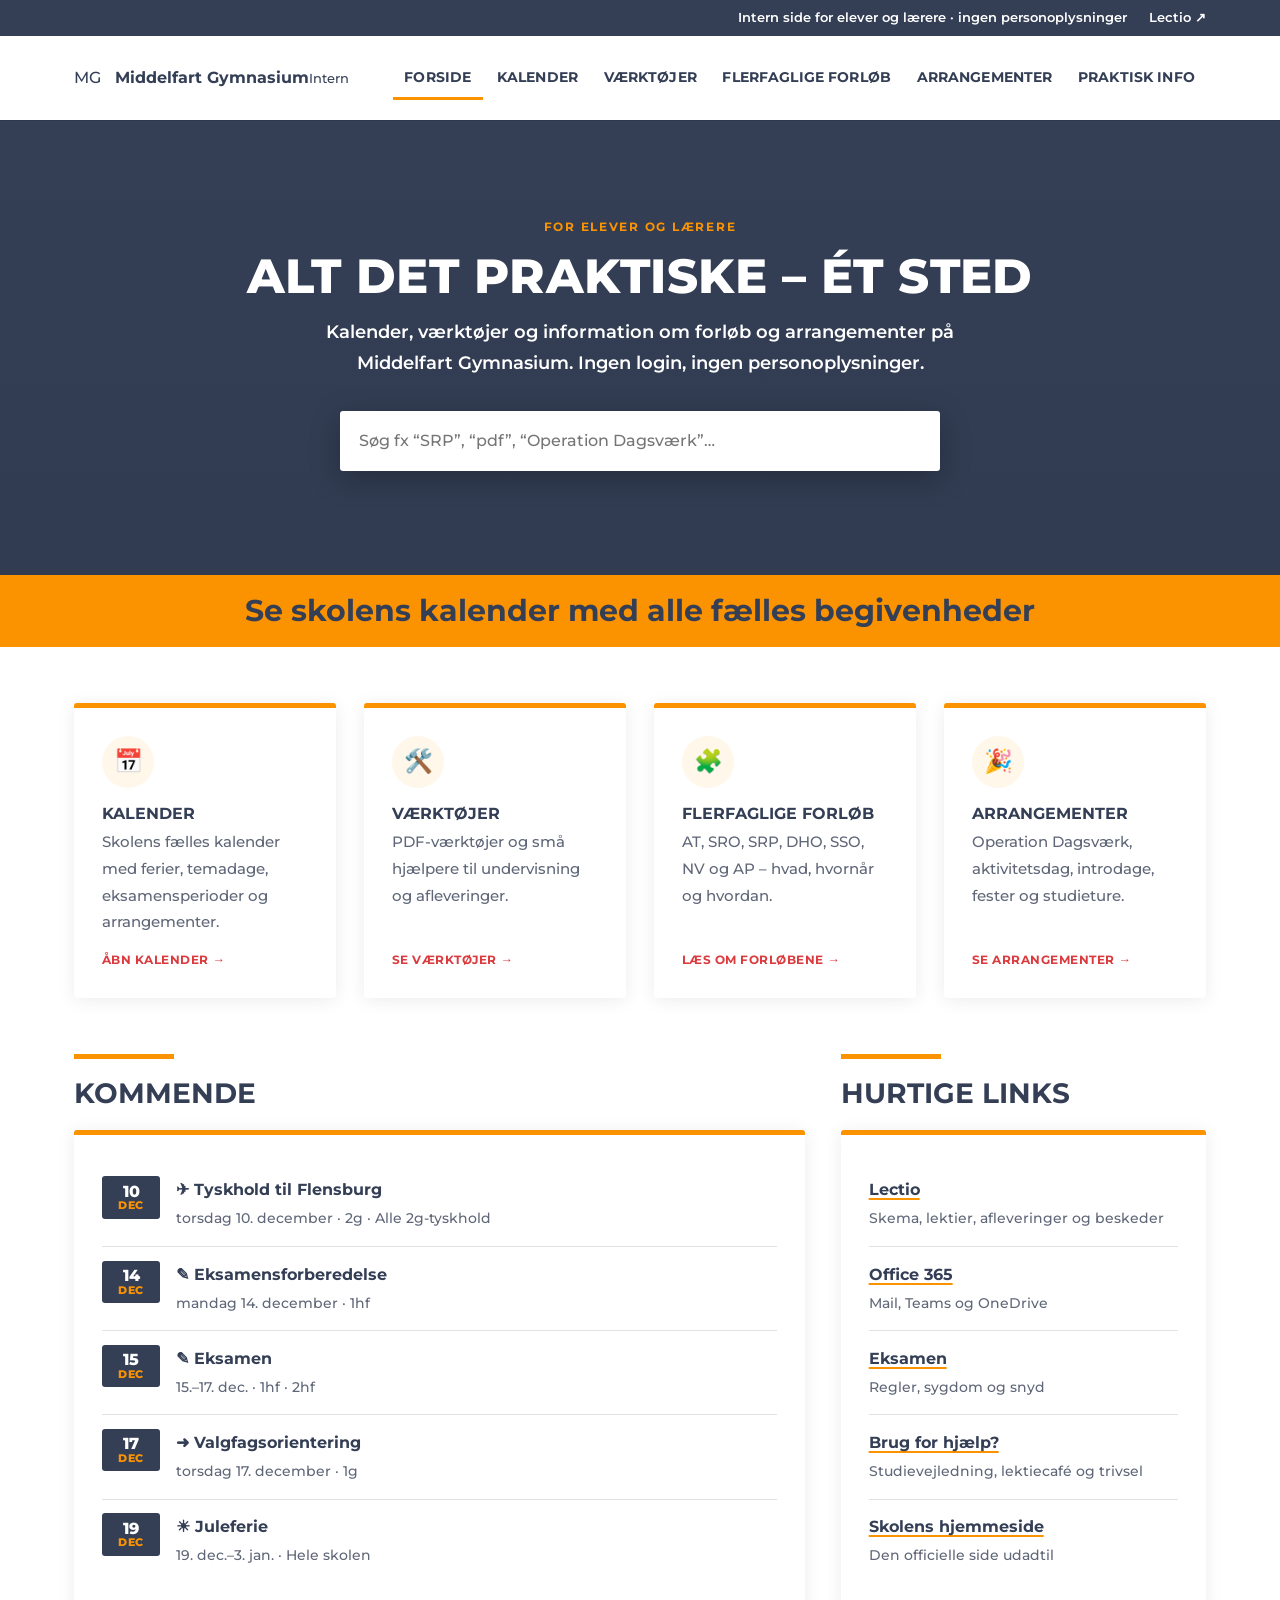
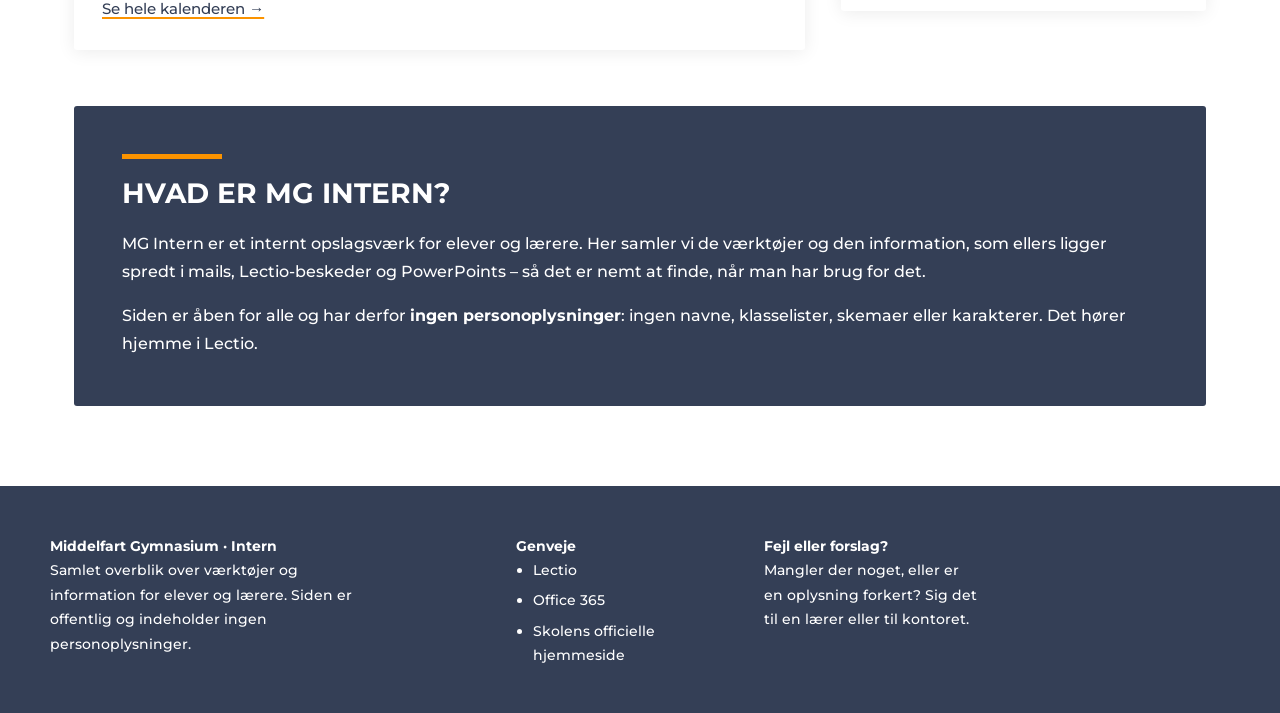
<file: index.html>
<!doctype html>
<html lang="da">
<head>
  <meta charset="utf-8">
  <meta name="viewport" content="width=device-width, initial-scale=1">
  <title>MG Intern – Middelfart Gymnasium</title>
  <meta name="description" content="Intern overbliksside for elever og lærere på Middelfart Gymnasium.">
  <link rel="stylesheet" href="assets/style.css">
</head>
<body data-side="forside" data-root="">
  <div id="site-header"></div>

  <main>
    <section class="hero">
      <div class="wrap">
        <div class="kicker">For elever og lærere</div>
        <h1>Alt det praktiske – ét sted</h1>
        <p>Kalender, værktøjer og information om forløb og arrangementer på Middelfart Gymnasium. Ingen login, ingen personoplysninger.</p>
        <div class="soeg-boks">
          <input id="soeg" type="search" aria-label="Søg på siden" placeholder="Søg fx “SRP”, “pdf”, “Operation Dagsværk”…" autocomplete="off">
          <ul id="soeg-resultater" hidden></ul>
        </div>
      </div>
    </section>

    <a class="baand" href="sider/kalender.html"><div class="wrap"><strong>Se skolens kalender med alle fælles begivenheder</strong></div></a>

    <div class="wrap">
      <div class="grid genveje">
        <a class="kort" href="sider/kalender.html">
          <div class="ikon" aria-hidden="true">📅</div>
          <h3>Kalender</h3>
          <p>Skolens fælles kalender med ferier, temadage, eksamensperioder og arrangementer.</p>
          <span class="mere">Åbn kalender →</span>
        </a>
        <a class="kort" href="sider/vaerktoejer.html">
          <div class="ikon" aria-hidden="true">🛠️</div>
          <h3>Værktøjer</h3>
          <p>PDF-værktøjer og små hjælpere til undervisning og afleveringer.</p>
          <span class="mere">Se værktøjer →</span>
        </a>
        <a class="kort" href="sider/forloeb.html">
          <div class="ikon" aria-hidden="true">🧩</div>
          <h3>Flerfaglige forløb</h3>
          <p>AT, SRO, SRP, DHO, SSO, NV og AP – hvad, hvornår og hvordan.</p>
          <span class="mere">Læs om forløbene →</span>
        </a>
        <a class="kort" href="sider/arrangementer.html">
          <div class="ikon" aria-hidden="true">🎉</div>
          <h3>Arrangementer</h3>
          <p>Operation Dagsværk, aktivitetsdag, introdage, fester og studieture.</p>
          <span class="mere">Se arrangementer →</span>
        </a>
      </div>

      <div class="to-kol" style="margin-top:8px">
        <section>
          <h2>Kommende</h2>
          <div class="kort">
            <ul class="liste" data-kal-kommende="5"></ul>
            <p style="margin:.8rem 0 0"><a href="sider/kalender.html">Se hele kalenderen →</a></p>
          </div>
        </section>

        <aside>
          <h2>Hurtige links</h2>
          <div class="kort">
            <ul class="liste">
              <li><div><strong><a data-link="lectio" href="#">Lectio</a></strong><span>Skema, lektier, afleveringer og beskeder</span></div></li>
              <li><div><strong><a data-link="office" href="#">Office 365</a></strong><span>Mail, Teams og OneDrive</span></div></li>
              <li><div><strong><a href="sider/praktisk.html#eksamen">Eksamen</a></strong><span>Regler, sygdom og snyd</span></div></li>
              <li><div><strong><a href="sider/praktisk.html#hjaelp">Brug for hjælp?</a></strong><span>Studievejledning, lektiecafé og trivsel</span></div></li>
              <li><div><strong><a data-link="skolensHjemmeside" href="#">Skolens hjemmeside</a></strong><span>Den officielle side udadtil</span></div></li>
            </ul>
          </div>
        </aside>
      </div>

      <section class="sektion blaa">
        <h2>Hvad er MG Intern?</h2>
        <p>MG Intern er et internt opslagsværk for elever og lærere. Her samler vi de værktøjer og den information, som ellers ligger spredt i mails, Lectio-beskeder og PowerPoints – så det er nemt at finde, når man har brug for det.</p>
        <p>Siden er åben for alle og har derfor <strong>ingen personoplysninger</strong>: ingen navne, klasselister, skemaer eller karakterer. Det hører hjemme i Lectio.</p>
      </section>
    </div>
  </main>

  <div id="site-footer"></div>
  <script src="assets/config.js"></script>
  <script src="assets/kalender-data.js"></script>
  <script src="assets/site.js"></script>
  <script src="assets/kalender.js"></script>
</body>
</html>
</file>
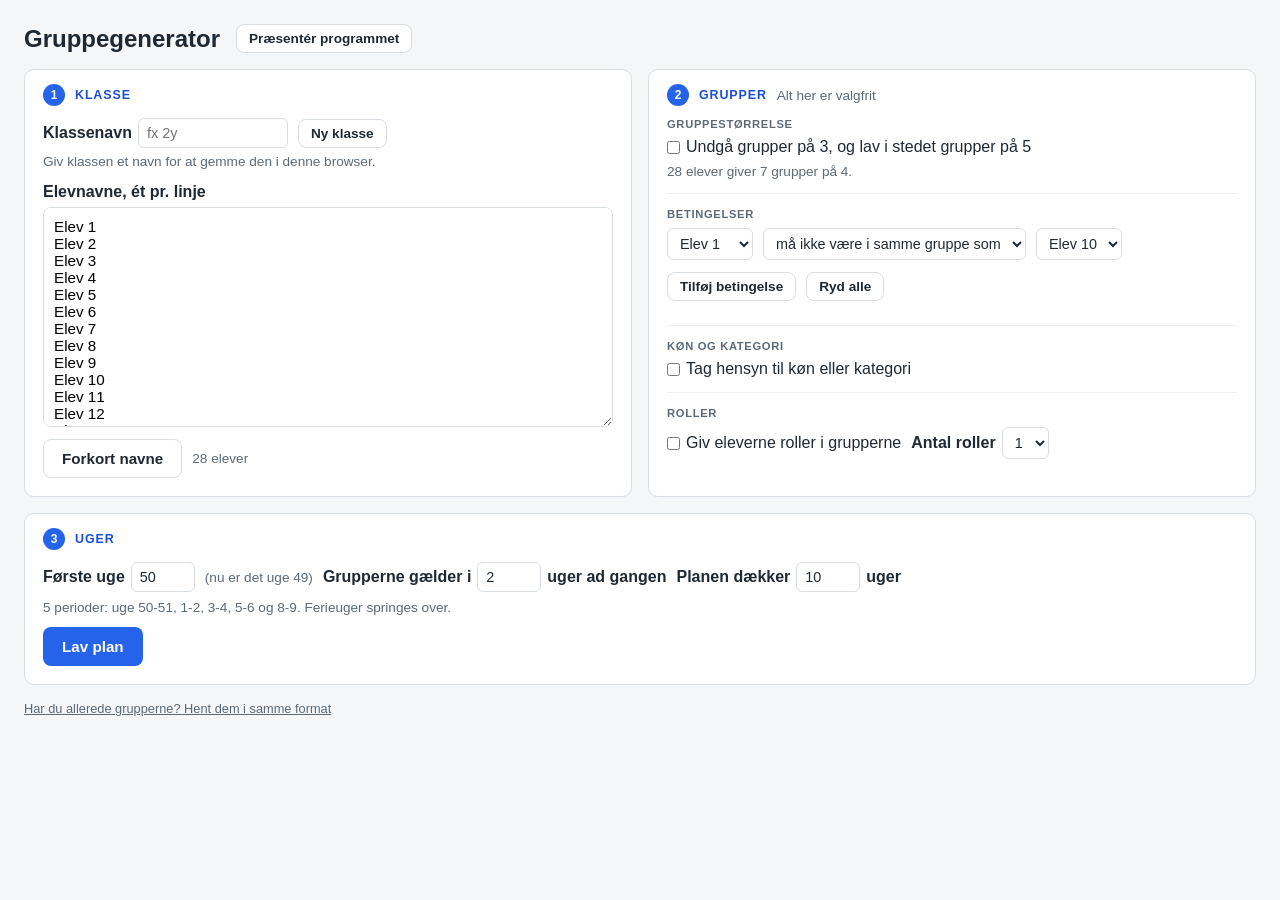
<file: vaerktoejer/bordgrupper/index.html>
<!DOCTYPE html>
<html lang="da">
<head>
<meta charset="UTF-8">
<meta name="viewport" content="width=device-width, initial-scale=1">
<title>Gruppegenerator</title>
<script>
// Gemte data fra den gamle adresse på kemiformler.dk følger med som #flyt=... og gemmes her én gang
(function(){
  var m = /^#flyt=(.+)$/.exec(location.hash), tilladt = ["bordgrupper.klasser"];
  if (!m) return;
  try {
    var d = JSON.parse(decodeURIComponent(m[1]));
    tilladt.forEach(function(k){
      if (typeof d[k] === 'string' && localStorage.getItem(k) === null) localStorage.setItem(k, d[k]);
    });
  } catch(e){}
  history.replaceState(null, '', location.pathname + location.search);
})();
</script>
<style>
  :root{
    --bg:#f4f6f8;
    --panel:#ffffff;
    --border:#d8dee4;
    --ink:#1f2933;
    --muted:#5c6a76;
    --accent:#2563eb;
    --accent-dark:#1d4ed8;
    --four-border:#7c3aed;
    --warn:#b45309;
  }
  *{box-sizing:border-box;}
  [hidden]{display:none !important;}
  body{
    margin:0;
    font-family:"Segoe UI", Calibri, Arial, sans-serif;
    background:var(--bg);
    color:var(--ink);
    padding:24px;
  }
  .top{display:flex; align-items:center; gap:10px 16px; flex-wrap:wrap; margin-bottom:16px;}
  h1{font-size:1.5rem; margin:0;}
  .muted{color:var(--muted); font-size:.85rem;}
  .hint{margin:8px 0 0;}

  /* Trin: ramme med nummer og lille etiket */
  .step{
    background:var(--panel);
    border:1px solid var(--border);
    border-radius:10px;
    padding:14px 18px 18px;
    margin-bottom:16px;
  }
  .step-head{display:flex; align-items:center; gap:4px 10px; flex-wrap:wrap; margin-bottom:12px;}
  .step-num{
    width:22px; height:22px; flex:none;
    border-radius:50%;
    background:var(--accent); color:#fff;
    font-size:.75rem; font-weight:700;
    display:inline-flex; align-items:center; justify-content:center;
  }
  .step-head h2{margin:0; font-size:.78rem; font-weight:700; letter-spacing:.07em; text-transform:uppercase; color:var(--accent-dark);}
  /* Trin 1 og 2 står side om side, når der er plads. De fleste bærbare viser 1280-1536 px. */
  .steps-pair{display:grid; grid-template-columns:minmax(0, 1fr); gap:16px; margin-bottom:16px;}
  .steps-pair > .step{margin-bottom:0;}
  @media (min-width:1100px){
    .steps-pair{grid-template-columns:minmax(0, 1fr) minmax(0, 1fr);}
  }
  #stepClass{display:flex; flex-direction:column;}
  #stepClass textarea{flex:1;}
  .sub-block + .sub-block{border-top:1px solid #edf0f3; margin-top:14px; padding-top:14px;}
  .sub-label{font-size:.7rem; font-weight:700; letter-spacing:.06em; text-transform:uppercase; color:var(--muted); margin:0 0 8px;}

  label.field{display:block; font-weight:600; margin:14px 0 6px;}
  label.inline{display:inline-flex; align-items:center; gap:6px; font-weight:600; margin:0;}
  label.check{display:flex; align-items:center; gap:6px; font-weight:400; margin:0;}
  label.check input{margin:0;}
  input[type=text], input[type=number], select{
    font-family:inherit;
    font-size:.9rem;
    font-weight:400;
    padding:6px 8px;
    border:1px solid var(--border);
    border-radius:6px;
    background:#fff;
    color:var(--ink);
  }
  input[type=number]{width:64px;}
  textarea{
    width:100%;
    min-height:220px;
    font-family:inherit;
    font-size:.95rem;
    padding:10px;
    border:1px solid var(--border);
    border-radius:8px;
    resize:vertical;
  }
  .row{display:flex; gap:10px; align-items:center; margin-top:12px; flex-wrap:wrap;}
  .sub-label + .row, .step-head + .row{margin-top:0;}
  button{
    font-family:inherit;
    font-size:.95rem;
    font-weight:600;
    padding:10px 18px;
    border-radius:8px;
    border:1px solid transparent;
    cursor:pointer;
  }
  .btn-primary{background:var(--accent); color:#fff;}
  .btn-primary:hover{background:var(--accent-dark);}
  .btn-secondary{background:#fff; color:var(--ink); border-color:var(--border);}
  .btn-secondary:hover{background:#eef1f4;}
  .btn-small{padding:6px 12px; font-size:.85rem;}
  .error{color:#b91c1c; font-weight:600; font-size:.9rem;}
  .step > .error, .step > .warn{margin-top:10px;}
  .warn{color:var(--warn); font-weight:600; font-size:.9rem;}

  .cond-list{margin-top:10px; display:flex; flex-direction:column; gap:6px;}
  .cond-chip{
    display:flex;
    align-items:center;
    flex-wrap:wrap;
    gap:4px 10px;
    font-size:.9rem;
    background:#fff;
    border:1px solid var(--border);
    border-radius:6px;
    padding:6px 10px;
  }
  .cond-chip.avoid{border-left:4px solid #dc2626;}
  .cond-chip.together{border-left:4px solid #16a34a;}
  .cond-chip.missing > span:first-child{opacity:.55;}
  .cond-chip .cond-note{font-size:.8rem; color:var(--warn);}
  .cond-chip button{
    margin-left:auto;
    padding:4px 10px;
    font-size:.8rem;
    background:#fff;
    border:1px solid var(--border);
  }

  .edit-panel{margin-top:8px; padding:10px; border:1px solid var(--border); border-radius:6px; background:#fff; max-width:420px;}
  .gender-wrap{
    margin-top:10px;
    max-height:260px;
    max-width:420px;
    overflow-y:auto;
    border:1px solid var(--border);
    border-radius:6px;
    background:#fff;
  }
  .gender-empty{padding:10px;}
  .gender-header, .gender-row{
    display:grid;
    grid-template-columns:1fr 54px 54px 120px;
    align-items:center;
    gap:2px;
    padding:2px 8px;
  }
  .gender-header{
    position:sticky;
    top:0;
    background:#f1f5f9;
    font-size:.75rem;
    font-weight:700;
    color:var(--muted);
    border-bottom:1px solid var(--border);
    text-align:center;
    z-index:1;
  }
  .gender-header span:first-child{ text-align:left; }
  .gender-row{ font-size:.85rem; border-bottom:1px solid #f1f5f9; }
  .gender-row:last-child{ border-bottom:none; }
  .gender-row span{ overflow:hidden; text-overflow:ellipsis; white-space:nowrap; }
  .gender-row .check-cell{ display:flex; align-items:center; justify-content:center; align-self:stretch; min-height:30px; border-radius:4px; cursor:pointer; }
  .gender-row .check-cell:hover{ background:#eef4ff; }
  .gender-row .check-cell input{ width:20px; height:20px; margin:0; cursor:pointer; accent-color:var(--accent); }
  .edit-panel > .btn-small{ margin-top:2px; }
  .gender-header span.cat-col, .gender-row .cat-cell{
    border-left:1px dashed var(--border);
    padding-left:8px;
    margin-left:4px;
  }
  .gender-row .cat-cell select{
    width:100%;
    font-size:.78rem;
    padding:1px 4px;
    border-radius:4px;
  }
  .category-edit-row{ display:flex; align-items:center; gap:8px; margin-bottom:6px; }
  .category-edit-row .cat-num{ width:18px; color:var(--muted); font-weight:600; font-size:.85rem; }
  .category-edit-row input[type=text]{ flex:1; padding:5px 8px; }
  .category-edit-row button{ padding:4px 10px; font-size:.8rem; }

  /* Trin 4: planen */
  .summary{display:flex; gap:4px 20px; flex-wrap:wrap; font-size:.95rem; margin-bottom:12px;}
  .summary b{color:var(--accent-dark);}
  .stale{
    display:flex; align-items:center; gap:8px; flex-wrap:wrap;
    background:#fef3c7; color:#92400e;
    border:1px solid #f5d78e; border-radius:8px;
    padding:8px 12px; margin-bottom:12px;
    font-size:.9rem;
  }
  .export-row{margin:0 0 16px;}
  .period-bar, .chip-list{display:flex; flex-wrap:wrap; gap:6px;}
  .period-bar{margin-bottom:10px;}
  .chip{
    padding:5px 12px;
    font-size:.85rem;
    border-radius:999px;
    border:1px solid var(--border);
    background:#fff;
    color:var(--ink);
  }
  .chip:hover{background:#eef1f4;}
  .chip.active{background:var(--accent); border-color:var(--accent); color:#fff;}
  /* Periode med en brudt betingelse */
  .chip.warn-dot::after{content:""; display:inline-block; width:7px; height:7px; margin-left:6px; border-radius:50%; background:var(--warn); vertical-align:middle;}
  #conditionWarning{margin:0 0 8px;}
  .swap-hint{margin:0 0 12px;}

  /* Byt elever: træk et navn hen på et andet, eller klik på begge */
  [data-u]{cursor:grab; user-select:none;}
  [data-u][data-empty], svg.plan .pseat[data-empty]{cursor:pointer;}
  [data-u].swap-selected{outline:3px solid #f59e0b; outline-offset:-3px;}
  [data-u].swap-over{outline:3px dashed var(--accent); outline-offset:-3px;}
  [data-u].swap-dragging{opacity:.45;}
  @keyframes swapFlash{
    from{ box-shadow:inset 0 0 0 999px rgba(250,204,21,.6); }
    to{ box-shadow:inset 0 0 0 999px rgba(250,204,21,0); }
  }
  [data-u].swap-done{animation:swapFlash 1.4s ease-out;}

  /* Gemte klasser */
  #savedBar{margin:0 0 12px;}
  #classRow{margin-top:0;}
  #saveRow{margin-top:6px;}

  .tabbar{display:flex; gap:6px; flex-wrap:wrap; border-bottom:2px solid var(--border); margin-bottom:16px;}
  .tabbtn{
    background:none;
    border:none;
    padding:10px 16px;
    font-weight:600;
    font-size:.95rem;
    color:var(--muted);
    cursor:pointer;
    border-bottom:3px solid transparent;
    margin-bottom:-2px;
    border-radius:0;
  }
  .tabbtn.active{color:var(--accent-dark); border-bottom-color:var(--accent);}
  /* Fanerne ligger oven i hinanden, så området altid har den højeste fanes højde,
     og siden ikke hopper, når man skifter fane. */
  .tab-stack{display:grid;}
  .tabpanel{grid-area:1 / 1; visibility:hidden;}
  .tabpanel.active{visibility:visible;}
  #resultSection{margin-bottom:max(120px, 25vh);}
  .tabsub{color:var(--muted); font-size:.85rem; margin:-4px 0 16px;}
  .over-note{color:var(--warn); font-weight:600;}

  .card-grid{display:grid; grid-template-columns:repeat(auto-fill, minmax(210px, 1fr)); gap:14px;}
  table.gcard{border-collapse:collapse; width:100%; background:#fff;}
  table.gcard th{font-size:.9rem; background:#dfe7f0; padding:5px 8px; border:1px solid #aab4bf;}
  table.gcard td{font-size:.85rem; padding:5px 8px; border:1px solid #d0d7de; text-align:center;}
  table.gcard td.pa{color:#1d63c9; font-weight:600; background:#eaf3fd;}
  table.gcard td.pb{color:#c9720f; font-weight:600; background:#fdf1e3;}
  table.gcard td.pc{color:#7c3aed; font-weight:600; background:#f1eafe;}
  table.gcard td.pt{color:#159957; font-weight:600; background:#e8f9ef;}
  table.gcard .role-tag{display:block; width:fit-content; margin:0 auto 2px; font-size:.68rem; font-weight:700; color:#fff; background:#b45309; border-radius:3px; padding:1px 5px;}
  table.gcard .role-tag + br{display:none;}

  /* Lokaleplanen: tegningen af lokalet med navnene på pladserne */
  .plan-view svg.plan{display:block; max-width:100%; height:auto; margin:0 auto; user-select:none; -webkit-user-select:none;}
  svg.plan .pseat{cursor:grab; touch-action:none;}
  svg.plan .pseat.swap-selected .seat-bg{fill:#fde68a;}
  svg.plan .pseat.swap-over .seat-bg{fill:#bfdbfe;}
  svg.plan .pseat.swap-done .seat-bg{animation:seatFlash 1.4s ease-out;}
  svg.plan [data-u]{outline:none !important;}
  @keyframes seatFlash{ from{ fill:#facc15; } }
  .board{max-width:640px; margin:18px auto 0; padding:8px; text-align:center; font-weight:600; color:#334155; border:2px solid #334155; border-radius:4px; background:#f1f5f9; letter-spacing:.04em;}

  .tables{display:flex; flex-direction:column; gap:22px;}
  .table-block h2{font-size:1.05rem; margin:0 0 10px;}
  .seat{
    background:#fff;
    border:1px solid rgba(0,0,0,.12);
    border-radius:5px;
    padding:6px 9px;
    font-size:.85rem;
    min-width:90px;
    text-align:center;
  }
  .row-grid{display:grid; gap:6px;}
  .row-grid .seat{min-width:0; width:100%;}

  @keyframes tourPulse{
    0%{ box-shadow:0 0 0 4px rgba(251,191,36,.95), 0 0 0 4px rgba(251,191,36,.5), 0 0 0 9999px rgba(15,23,42,.55); }
    70%{ box-shadow:0 0 0 4px rgba(251,191,36,.95), 0 0 0 16px rgba(251,191,36,0), 0 0 0 9999px rgba(15,23,42,.55); }
    100%{ box-shadow:0 0 0 4px rgba(251,191,36,.95), 0 0 0 16px rgba(251,191,36,0), 0 0 0 9999px rgba(15,23,42,.55); }
  }
  .tour-highlight{
    position:relative;
    z-index:10000;
    border-radius:8px;
    animation:tourPulse 1.6s ease-out infinite;
  }
  .tour-tooltip{
    position:fixed;
    z-index:10001;
    max-width:300px;
    background:#111827;
    color:#fff;
    padding:14px 16px;
    border-radius:10px;
    font-size:.9rem;
    line-height:1.4;
    box-shadow:0 8px 24px rgba(0,0,0,.35);
  }
  .tour-tooltip .tt-actions{display:flex; justify-content:space-between; align-items:center; margin-top:12px; gap:8px;}
  .tour-tooltip button{
    padding:6px 12px;
    font-size:.8rem;
    border-radius:6px;
    border:1px solid transparent;
    cursor:pointer;
  }
  .tour-tooltip .tt-skip{background:transparent; color:#cbd5e1; border-color:#374151;}
  .tour-tooltip .tt-next{background:#fbbf24; color:#111827; font-weight:600;}

  .sidefod{margin:4px 0 0; font-size:.8rem;}
  .sidefod a{color:var(--muted);}
  .sidefod a:hover{color:var(--accent-dark);}
</style>
</head>
<body>

<div class="top">
  <h1>Gruppegenerator</h1>
  <button class="btn-secondary btn-small" id="tourBtn" type="button">Præsentér programmet</button>
</div>

<div class="steps-pair">
<section class="step" id="stepClass">
  <div class="step-head"><span class="step-num">1</span><h2>Klasse</h2></div>
  <div class="row" id="savedBar" hidden>
    <span class="muted">Gemte klasser:</span>
    <span class="chip-list" id="savedList"></span>
  </div>
  <div class="row" id="classRow">
    <label class="inline">
      Klassenavn
      <input type="text" id="className" placeholder="fx 2y" style="width:150px;">
    </label>
    <button class="btn-secondary btn-small" id="newClassBtn" type="button">Ny klasse</button>
  </div>
  <div class="row" id="saveRow">
    <span class="muted" id="saveStatus"></span>
    <button class="btn-secondary btn-small" id="openExistingBtn" type="button" hidden>Åbn den</button>
    <button class="btn-secondary btn-small" id="deleteClassBtn" type="button" hidden>Slet klassen</button>
  </div>
  <label class="field" for="names">Elevnavne, ét pr. linje</label>
  <textarea id="names" placeholder="Anna&#10;Bertram&#10;Cecilie&#10;...">Elev 1
Elev 2
Elev 3
Elev 4
Elev 5
Elev 6
Elev 7
Elev 8
Elev 9
Elev 10
Elev 11
Elev 12
Elev 13
Elev 14
Elev 15
Elev 16
Elev 17
Elev 18
Elev 19
Elev 20
Elev 21
Elev 22
Elev 23
Elev 24
Elev 25
Elev 26
Elev 27
Elev 28</textarea>
  <div class="row">
    <button class="btn-secondary" id="shortenNamesBtn" type="button" title="Fjerner id-numre og holdoplysninger og forkorter lange navne til fornavn og forbogstav i efternavnet. Korte navne som Elev 8 bliver stående.">Forkort navne</button>
    <span class="muted" id="countLabel"></span>
    <span class="muted" id="shortenHint"></span>
  </div>
  <div class="error" id="namesError" hidden></div>
  <div class="warn" id="namesWarning" hidden></div>
</section>

<section class="step" id="stepGroups">
  <div class="step-head"><span class="step-num">2</span><h2>Grupper</h2><span class="muted">Alt her er valgfrit</span></div>
  <div class="sub-block">
    <div class="sub-label">Gruppestørrelse</div>
    <label class="check">
      <input type="checkbox" id="avoidTriosCheckbox">
      Undgå grupper på 3, og lav i stedet grupper på 5
    </label>
    <p class="muted hint" id="sizeHint"></p>
  </div>

  <div class="sub-block">
    <div class="sub-label">Betingelser</div>
    <div class="row">
      <select id="condStudentA"></select>
      <select id="condType">
        <option value="avoid">må ikke være i samme gruppe som</option>
        <option value="together">skal være makker med</option>
      </select>
      <select id="condStudentB"></select>
    </div>
    <div class="row">
      <button class="btn-secondary btn-small" id="addCondBtn" type="button">Tilføj betingelse</button>
      <button class="btn-secondary btn-small" id="clearCondBtn" type="button">Ryd alle</button>
      <span class="error" id="condError" hidden></span>
    </div>
    <div class="cond-list" id="conditionsList"></div>
  </div>

  <div class="sub-block">
    <div class="sub-label">Køn og kategori</div>
    <label class="check">
      <input type="checkbox" id="traitsEnabledCheckbox">
      Tag hensyn til køn eller kategori
    </label>
    <div id="traitsPanel" hidden>
      <div class="row">
        <label class="inline">
          Makkerpar skal være
          <select id="genderPreference">
            <option value="none">Ingen præference</option>
            <option value="mixed">Blandet køn</option>
            <option value="same">Samme køn</option>
          </select>
        </label>
      </div>
      <div class="row">
        <label class="inline">
          Grupper skal have
          <select id="categoryPreference">
            <option value="none">Ingen præference</option>
            <option value="mixed">Blandet kategori</option>
            <option value="same">Samme kategori</option>
          </select>
        </label>
        <button class="btn-secondary btn-small" id="editCategoriesBtn" type="button">Rediger kategorier</button>
      </div>
      <div class="edit-panel" id="categoryEditPanel" style="display:none;"></div>
      <p class="muted hint">Der tages kun hensyn til elever, der har fået køn eller kategori.</p>
      <div class="gender-wrap">
        <div class="gender-header">
          <span></span>
          <span>Dreng</span>
          <span>Pige</span>
          <span class="cat-col">Kategori</span>
        </div>
        <div id="genderList"></div>
      </div>
    </div>
  </div>

  <div class="sub-block">
    <div class="sub-label">Roller</div>
    <div class="row">
      <label class="check">
        <input type="checkbox" id="rolesEnabledCheckbox">
        Giv eleverne roller i grupperne
      </label>
      <label class="inline">
        Antal roller
        <select id="roleCount">
          <option value="1">1</option>
          <option value="2">2</option>
          <option value="3">3</option>
          <option value="4">4</option>
          <option value="5">5</option>
        </select>
      </label>
    </div>
    <div class="edit-panel" id="roleNamesPanel" style="display:none;"></div>
  </div>
</section>
</div>

<section class="step" id="stepWeeks">
  <div class="step-head"><span class="step-num">3</span><h2>Uger</h2></div>
  <div class="row">
    <label class="inline">
      Første uge
      <input type="number" id="startWeek" min="1" max="53">
    </label>
    <span class="muted" id="currentWeekHint"></span>
    <label class="inline">
      Grupperne gælder i
      <input type="number" id="rotationWeeks" value="2" min="1" max="52">
      uger ad gangen
    </label>
    <label class="inline">
      Planen dækker
      <input type="number" id="planWeeks" value="10" min="1" max="52">
      uger
    </label>
  </div>
  <p class="muted hint" id="periodHint"></p>
  <div class="row">
    <button class="btn-primary" id="generateBtn" type="button">Lav plan</button>
    <span class="error" id="errorLabel" hidden></span>
  </div>
</section>

<section class="step" id="resultSection" hidden>
  <div class="step-head"><span class="step-num">4</span><h2>Plan</h2></div>
  <div class="summary" id="summaryLine"></div>
  <div class="stale" id="staleNotice" hidden>
    Indstillingerne er ændret, siden planen blev lavet. Tryk på Ny lodtrækning for at bruge dem.
  </div>
  <div class="row export-row">
    <button class="btn-primary" id="exportBtn" type="button">Hent Word-fil</button>
    <button class="btn-secondary" id="exportPdfBtn" type="button">Udskriv / gem som PDF</button>
    <button class="btn-secondary" id="newDrawBtn" type="button">Ny lodtrækning</button>
    <span class="muted" id="exportHint"></span>
    <span class="error" id="exportError" hidden></span>
  </div>

  <div class="period-bar" id="periodBar"></div>
  <div class="warn" id="conditionWarning" hidden></div>
  <p class="muted swap-hint">Byt to elever ved at trække det ene navn hen på det andet eller ved at klikke på dem efter hinanden.</p>

  <div class="tabbar">
    <button class="tabbtn active" data-tab="fire" type="button">Firemandsborde</button>
    <button class="tabbtn" data-tab="hex" type="button">Sekskantede borde</button>
    <button class="tabbtn" data-tab="rows" type="button">Rækker</button>
    <button class="tabbtn" data-tab="groups" type="button">Grupper</button>
  </div>

  <div class="tab-stack">
    <div class="tabpanel active" id="tab-fire">
      <p class="tabsub">Gruppe 1 sidder ved bord 1 og så videre. Makkere sidder ved siden af hinanden og har samme farve. <span class="over-note" id="note-fire"></span></p>
      <div class="plan-view" id="view-fire"></div>
    </div>
    <div class="tabpanel" id="tab-hex">
      <p class="tabsub">Makkerpar og trioer sidder samlet og har samme farve, og under navnet står elevens gruppe. <span class="over-note" id="note-hex"></span></p>
      <div class="plan-view" id="view-hex"></div>
    </div>
    <div class="tabpanel" id="tab-rows">
      <p class="tabsub">Samme plads står lige bag hinanden i alle rækker, og makkere har samme farve. <span class="over-note" id="note-rows"></span></p>
      <div class="plan-view" id="view-rows"></div>
    </div>
    <div class="tabpanel" id="tab-groups">
      <p class="tabsub">Hver kolonne er et makkerpar eller en trio.</p>
      <div class="card-grid" id="tables-groups"></div>
    </div>
  </div>
</section>

<p class="sidefod"><a href="faerdige.html">Har du allerede grupperne? Hent dem i samme format</a></p>

<script src="visning.js?v=2026-10-23c"></script>
<script>
(function(){
  var CATEGORY_MAX = 9;
  var CATEGORY_START = 3;
  var ROLE_COUNT_MAX = 5;
  var MAX_GROUPS = 7;
  var MAX_STUDENTS = 33;
  var MAX_GROUP_SIZE = 5;

  // Borde, rækker, gruppekort og filerne ligger i visning.js, så siden med
  // færdige grupper (faerdige.html) giver præcis samme output. Navnene herunder gør,
  // at resten af filen kan kalde dem uden præfiks.
  var BG = window.Bordgrupper;
  var MAX_HEX_TABLES = BG.MAX_HEX_TABLES, HEX_CAPACITY = BG.HEX_CAPACITY;
  var MAX_ROWS = BG.MAX_ROWS, ROW_CAPACITY = BG.ROW_CAPACITY;
  var joinDa = BG.joinDa, describeSizes = BG.describeSizes;
  var capName = BG.capName, shuffle = BG.shuffle;
  var bundleMembers = BG.bundleMembers, unitLabels = BG.unitLabels, bundleSizes = BG.bundleSizes;
  var pairUnit = BG.pairUnit, trioUnit = BG.trioUnit;
  var packBalanced = BG.packBalanced, capacityNote = BG.capacityNote;
  var rowLabel = BG.rowLabel, rowSeats = BG.rowSeats, rowColumns = BG.rowColumns;
  var bundleColumns = BG.bundleColumns, bundleRoleMap = BG.bundleRoleMap, groupCardTable = BG.groupCardTable;

  var state = {
    roster:[], sortedRoster:[],
    constraints:{ together:[], avoid:[] }, genders:{},
    categories:{}, categoryNames:new Array(CATEGORY_START).fill(''),
    roleNames:new Array(ROLE_COUNT_MAX).fill(''),
    // Planen laves én gang og både vises og eksporteres derfra. Flere perioder bygges videre
    // på samme historik, så en ændring af antal uger ikke trækker de første perioder om.
    plan:null, periodIdx:0,
    // Klassens tidligere planer (i gemt form), så en ny plan kan undgå deres makkerpar.
    earlierPlans:[]
  };
  var rosterKey = null;

  function byId(id){ return document.getElementById(id); }

  function showMessage(id, text){
    var node = byId(id);
    node.textContent = text || '';
    node.hidden = !text;
  }

  function categoryLabel(n){
    var custom = (state.categoryNames[n-1] || '').trim();
    return custom ? custom : String(n);
  }

  function roleLabel(n){
    var custom = (state.roleNames[n-1] || '').trim();
    return custom ? custom : ('Rolle ' + n);
  }

  function parseNames(text){
    return text.split('\n').map(function(s){return s.trim();}).filter(function(s){return s.length>0;}).map(capName);
  }

  function rosterError(names){
    if(names.length < 4) return 'Indsæt mindst 4 elevnavne (ét navn pr. linje).';
    if(names.length > MAX_STUDENTS) return 'Dette program nægter at presse flere end ' + MAX_STUDENTS + ' elever ind i vores klasser. Det er simpelthen ikke forsvarligt i forhold til iltniveauet.';
    return null;
  }

  // Et navneord består af bogstaver, evt. med bindestreg, apostrof eller punktum (fx "Anna-Marie", "B.").
  function isNameWord(w){
    return /^\p{L}[\p{L}\p{M}'’.\-]*$/u.test(w);
  }

  // En linje, der allerede er kort: højst to ord uden krimskrams, fx "Anna", "Anna Berg" eller "Elev 8".
  function isShortLine(line){
    if(line.indexOf('\t') !== -1 || line.length > 20) return false;
    var words = line.split(/\s+/);
    return words.length <= 2 && isNameWord(words[0]) &&
      (words.length === 1 || isNameWord(words[1]) || /^\d+$/.test(words[1]));
  }

  // Navneordene i en lang eller rodet linje, uden id-numre, holdkoder og andet krimskrams.
  function nameWords(line){
    var fields = line.split('\t').map(function(f){ return f.trim(); }).filter(Boolean);
    // Indsat fra Lectio med flere kolonner: felter med tal, skråstreg eller kolon er ikke navne.
    if(fields.length > 1) fields = fields.filter(function(f){ return !/[\d\/:]/.test(f); });
    var words = fields.join(' ').split(/\s+/)
      .map(function(w){ return w.replace(/^[(\[,;]+|[)\],;]+$/g, ''); })
      .filter(isNameWord);
    // Lectios pladsholder "Elev" tæller kun som navn, hvis der ikke står et andet.
    var real = words.filter(function(w){ return w.toLowerCase() !== 'elev'; });
    return real.length ? real : words;
  }

  // Forkorter kun, når listen har krimskrams eller lange navne. Så får alle navne med efternavn
  // fornavn og forbogstav, så listen bliver ens, mens navne uden efternavn (fx "Elev 8") bliver
  // stående. Køn, kategori og betingelser flyttes med over på de nye navne.
  function shortenNames(){
    var textarea = byId('names');
    var lines = textarea.value.split('\n');
    var trimmed = lines.map(function(line){ return line.trim(); });
    if(trimmed.every(function(line){ return !line || isShortLine(line); })){
      byId('shortenHint').textContent = 'Navnene er allerede korte.';
      return;
    }

    var entries = trimmed.map(function(line){
      if(!line) return null;
      var short = isShortLine(line);
      var words = short ? line.split(/\s+/) : nameWords(line);
      if(words.length >= 2 && isNameWord(words[words.length - 1])){
        return { first:words[0], last:words[words.length - 1].replace(/\./g, ''), k:1 };
      }
      return { text: (short || !words.length) ? line : words[0] };
    });

    // Samme fornavn og forbogstav: tag flere bogstaver af efternavnet, til navnene kan skelnes.
    function shortForm(e){
      var part = e.last.slice(0, e.k);
      return e.first + ' ' + part.charAt(0).toUpperCase() + part.slice(1);
    }
    var named = entries.filter(function(e){ return e && e.first; });
    var changed = true;
    while(changed){
      changed = false;
      var byForm = {};
      named.forEach(function(e){
        var form = shortForm(e);
        (byForm[form] = byForm[form] || []).push(e);
      });
      Object.keys(byForm).forEach(function(form){
        var lasts = byForm[form].map(function(e){ return e.last.toLowerCase(); });
        if(lasts.every(function(l){ return l === lasts[0]; })) return;
        byForm[form].forEach(function(e){
          if(e.k < e.last.length){ e.k++; changed = true; }
        });
      });
    }

    var renames = {};
    textarea.value = lines.map(function(line, i){
      var e = entries[i];
      if(!e) return line;
      var result = e.first ? shortForm(e) : e.text;
      var oldKey = capName(trimmed[i]), newKey = capName(result);
      if(oldKey !== newKey) renames[oldKey] = newKey;
      return result;
    }).join('\n');
    renameStudents(renames);
    syncRoster();
  }

  function renameStudents(renames){
    if(!Object.keys(renames).length) return;
    function rename(nm){ return Object.prototype.hasOwnProperty.call(renames, nm) ? renames[nm] : nm; }
    ['genders', 'categories'].forEach(function(key){
      var next = {};
      Object.keys(state[key]).forEach(function(nm){
        var target = rename(nm);
        if(state[key][nm] || !(target in next)) next[target] = state[key][nm];
      });
      state[key] = next;
    });
    ['together', 'avoid'].forEach(function(type){
      var next = [];
      state.constraints[type].forEach(function(p){
        var a = rename(p[0]), b = rename(p[1]);
        if(a !== b && !conditionExists(next, a, b)) next.push([a, b]);
      });
      state.constraints[type] = next;
    });
  }

  // ---------- Elevlisten: tabellen og betingelserne følger listen af sig selv ----------
  // Indstillinger gemmes pr. navn og slettes ikke, når et navn forsvinder fra listen,
  // så de virker igen, hvis navnet kommer tilbage (fx midt i en rettelse).
  function syncRoster(){
    var names = parseNames(byId('names').value);
    var key = names.join('\n');
    if(key !== rosterKey){
      rosterKey = key;
      byId('shortenHint').textContent = '';
      state.roster = names;
      state.sortedRoster = names.filter(function(nm, i){ return names.indexOf(nm) === i; })
        .sort(function(a,b){ return a.localeCompare(b,'da'); });
      renderStudentSelects();
      renderGenderList();
      renderConditions();
    }
    updateNamesInfo();
    updateSizeHint();
    updateStale();
  }

  function updateNamesInfo(){
    var names = state.roster;
    byId('countLabel').textContent = names.length ? names.length + (names.length === 1 ? ' elev' : ' elever') : '';
    showMessage('namesError', names.length ? rosterError(names) : null);
    var seen = {}, dupes = [];
    names.forEach(function(nm){
      if(seen[nm] && dupes.indexOf(nm) === -1) dupes.push(nm);
      seen[nm] = true;
    });
    showMessage('namesWarning', dupes.length ? ('Flere elever hedder ' + joinDa(dupes) + '. Tilføj et bogstav mere, så man kan se forskel på dem.') : null);
  }

  function updateSizeHint(){
    var n = state.roster.length;
    byId('sizeHint').textContent = rosterError(state.roster) ? '' :
      (n + ' elever giver ' + describeSizes(computeSizes(n, getAvoidTrios()).groupSizes) + '.');
  }

  function renderStudentSelects(){
    ['condStudentA','condStudentB'].forEach(function(id, k){
      var sel = byId(id);
      var prev = sel.value;
      sel.innerHTML = '';
      state.sortedRoster.forEach(function(nm){
        var opt = document.createElement('option');
        opt.value = nm; opt.textContent = nm;
        sel.appendChild(opt);
      });
      if(prev && state.sortedRoster.indexOf(prev) !== -1) sel.value = prev;
      else sel.selectedIndex = Math.min(k, state.sortedRoster.length - 1);
    });
  }

  function renderGenderList(){
    var container = byId('genderList');
    container.innerHTML = '';
    if(!state.sortedRoster.length){
      var empty = document.createElement('div');
      empty.className = 'gender-empty muted';
      empty.textContent = 'Navnene fra trin 1 vises her.';
      container.appendChild(empty);
      return;
    }
    state.sortedRoster.forEach(function(nm){
      var row = document.createElement('div');
      row.className = 'gender-row';

      var span = document.createElement('span');
      span.textContent = nm;
      span.title = nm;

      var boyBox = document.createElement('input');
      boyBox.type = 'checkbox';
      boyBox.setAttribute('aria-label', nm + ' er en dreng');
      var girlBox = document.createElement('input');
      girlBox.type = 'checkbox';
      girlBox.setAttribute('aria-label', nm + ' er en pige');

      var current = state.genders[nm] || '';
      boyBox.checked = current === 'dreng';
      girlBox.checked = current === 'pige';

      boyBox.addEventListener('change', function(){
        if(boyBox.checked){ girlBox.checked = false; state.genders[nm] = 'dreng'; }
        else { state.genders[nm] = ''; }
        updateStale();
      });
      girlBox.addEventListener('change', function(){
        if(girlBox.checked){ boyBox.checked = false; state.genders[nm] = 'pige'; }
        else { state.genders[nm] = ''; }
        updateStale();
      });

      var catCell = document.createElement('div');
      catCell.className = 'cat-cell';
      var catSelect = document.createElement('select');
      var noneOpt = document.createElement('option');
      noneOpt.value = '';
      noneOpt.textContent = '–';
      catSelect.appendChild(noneOpt);
      for(var c=1; c<=state.categoryNames.length; c++){
        var opt = document.createElement('option');
        opt.value = String(c);
        opt.textContent = categoryLabel(c);
        catSelect.appendChild(opt);
      }
      catSelect.value = state.categories[nm] || '';
      catSelect.addEventListener('change', function(){ state.categories[nm] = catSelect.value; updateStale(); });
      catCell.appendChild(catSelect);

      row.appendChild(span);
      row.appendChild(checkCell(boyBox));
      row.appendChild(checkCell(girlBox));
      row.appendChild(catCell);
      container.appendChild(row);
    });
  }

  // Hele cellen er klikbar, så afkrydsningsfeltet er let at ramme.
  function checkCell(box){
    var cell = document.createElement('label');
    cell.className = 'check-cell';
    cell.appendChild(box);
    return cell;
  }

  function renderCategoryEditPanel(focusLast){
    var panel = byId('categoryEditPanel');
    panel.innerHTML = '';
    var count = state.categoryNames.length;
    state.categoryNames.forEach(function(name, i){
      var row = document.createElement('div');
      row.className = 'category-edit-row';

      var num = document.createElement('span');
      num.className = 'cat-num';
      num.textContent = (i+1) + '.';

      var input = document.createElement('input');
      input.type = 'text';
      input.placeholder = 'Navn (valgfrit)';
      input.value = name;
      input.addEventListener('input', function(){
        state.categoryNames[i] = input.value;
        renderGenderList();
      });

      row.appendChild(num);
      row.appendChild(input);
      // Der er altid mindst én kategori.
      if(count > 1){
        var removeBtn = document.createElement('button');
        removeBtn.type = 'button';
        removeBtn.className = 'btn-secondary';
        removeBtn.textContent = 'Fjern';
        removeBtn.addEventListener('click', function(){ removeCategory(i); });
        row.appendChild(removeBtn);
      }
      panel.appendChild(row);
      if(focusLast && i === count - 1) setTimeout(function(){ input.focus(); }, 0);
    });

    var addBtn = document.createElement('button');
    addBtn.type = 'button';
    addBtn.className = 'btn-secondary btn-small';
    addBtn.textContent = 'Tilføj kategori';
    addBtn.disabled = count >= CATEGORY_MAX;
    addBtn.addEventListener('click', function(){
      state.categoryNames.push('');
      renderCategoryEditPanel(true);
      renderGenderList();
    });
    panel.appendChild(addBtn);
  }

  // Kategorierne nummereres forfra, så eleverne i de efterfølgende kategorier følger med.
  function removeCategory(i){
    var removed = i + 1;
    state.categoryNames.splice(i, 1);
    Object.keys(state.categories).forEach(function(nm){
      var c = +state.categories[nm];
      if(c === removed) state.categories[nm] = '';
      else if(c > removed) state.categories[nm] = String(c - 1);
    });
    renderCategoryEditPanel();
    renderGenderList();
    updateStale();
  }

  // Præferencerne for køn og kategori gælder kun, når der er sat hak i "Tag hensyn til køn eller
  // kategori". Det, der er sat for eleverne, bliver stående, hvis hakket fjernes.
  function traitsEnabled(){
    return byId('traitsEnabledCheckbox').checked;
  }

  function getGenderPreference(){
    return traitsEnabled() ? byId('genderPreference').value : 'none';
  }

  function getCategoryPreference(){
    return traitsEnabled() ? byId('categoryPreference').value : 'none';
  }

  function getRolesEnabled(){
    return byId('rolesEnabledCheckbox').checked;
  }

  function getRoleCount(){
    var v = parseInt(byId('roleCount').value, 10);
    if(!v || v < 1) return 1;
    return Math.min(v, ROLE_COUNT_MAX);
  }

  // Rollerne tildeles altid kontinuert fra 1 (ikke et frit udvalg som kategorier), da rolle N
  // svarer til den N'te elev i hver gruppe - giver ingen mening at "slette" rolle 2 og beholde 3.
  function getActiveRoleNames(){
    if(!getRolesEnabled()) return [];
    var count = getRoleCount();
    var names = [];
    for(var i=1; i<=count; i++) names.push(roleLabel(i));
    return names;
  }

  function renderRoleNamesPanel(){
    var panel = byId('roleNamesPanel');
    panel.innerHTML = '';
    var count = getRoleCount();
    for(var i=0; i<ROLE_COUNT_MAX; i++){
      (function(i){
        var active = i < count;
        var row = document.createElement('div');
        row.className = 'category-edit-row';

        var num = document.createElement('span');
        num.className = 'cat-num';
        num.textContent = (i+1) + '.';

        var input = document.createElement('input');
        input.type = 'text';
        input.maxLength = 15;
        input.placeholder = 'Navn (valgfrit) - fx "' + (i === 0 ? 'Kaptajn' : 'Rolle ' + (i+1)) + '"';
        input.value = state.roleNames[i];
        input.disabled = !active;
        input.style.opacity = active ? '1' : '.45';
        input.addEventListener('input', function(){ state.roleNames[i] = input.value; renderPlan(); });

        row.appendChild(num);
        row.appendChild(input);
        panel.appendChild(row);
      })(i);
    }
  }

  function getAvoidTrios(){
    return byId('avoidTriosCheckbox').checked;
  }

  // Blødt scoretillæg: straffer en makkerkombination der ikke matcher køns-præferencen
  // (ingen straf hvis kønnet på en af de to ikke er sat, eller hvis der ingen præference er).
  function genderMismatchScore(anchor, candidate, genders, preference){
    if(preference === 'none') return 0;
    var ga = genders[anchor], gb = genders[candidate];
    if(!ga || !gb) return 0;
    if(preference === 'mixed') return ga === gb ? 100 : 0;
    if(preference === 'same') return ga !== gb ? 100 : 0;
    return 0;
  }

  // Blødt scoretillæg: straffer en makkerkombination der ikke matcher kategori-præferencen
  // (ingen straf hvis kategorien på en af de to ikke er sat, eller hvis der ingen præference er).
  function categoryMismatchScore(anchor, candidate, categories, preference){
    if(preference === 'none') return 0;
    var ca = categories[anchor], cb = categories[candidate];
    if(!ca || !cb) return 0;
    if(preference === 'mixed') return ca === cb ? 100 : 0;
    if(preference === 'same') return ca !== cb ? 100 : 0;
    return 0;
  }

  // Samme idé som ovenfor, men på gruppe-niveau (bruges når par/trioer bundtes sammen til en
  // 4-mandsgruppe): tæller hvor mange af enhedens medlemmer der bryder præferencen mod dem der
  // allerede sidder i gruppen, så bundlePairs kan vælge den bedste kandidat i stedet for at filtrere hårdt.
  function categoryGroupPenalty(unit, currentMembers, categories, preference){
    if(preference === 'none' || !currentMembers.length) return 0;
    var penalty = 0;
    unit.forEach(function(nm){
      var cn = categories[nm];
      if(!cn) return;
      currentMembers.forEach(function(cm){
        var cc = categories[cm];
        if(!cc) return;
        if(preference === 'mixed' && cn === cc) penalty += 1;
        if(preference === 'same' && cn !== cc) penalty += 1;
      });
    });
    return penalty;
  }

  function conditionExists(list, a, b){
    return list.some(function(p){ return (p[0]===a && p[1]===b) || (p[0]===b && p[1]===a); });
  }

  function addCondition(){
    var a = byId('condStudentA').value;
    var b = byId('condStudentB').value;
    var type = byId('condType').value;
    showMessage('condError', null);

    if(!a || !b || a === b){
      showMessage('condError', 'Vælg to forskellige elever.');
      return;
    }
    var otherList = type === 'avoid' ? state.constraints.together : state.constraints.avoid;
    if(conditionExists(otherList, a, b)){
      showMessage('condError', 'De to elever har allerede den modsatte betingelse.');
      return;
    }
    var list = state.constraints[type];
    if(conditionExists(list, a, b)) return;
    if(type === 'together'){
      // En elev kan kun have én makker, så en betingelse mere ville blive ignoreret.
      var taken = [a, b].filter(function(nm){
        return list.some(function(p){ return p[0] === nm || p[1] === nm; });
      });
      if(taken.length){
        showMessage('condError', joinDa(taken) + ' har allerede en fast makker.');
        return;
      }
    }
    list.push([a, b]);
    renderConditions();
    updateStale();
  }

  function removeCondition(type, index){
    state.constraints[type].splice(index, 1);
    showMessage('condError', null);
    renderConditions();
    updateStale();
  }

  function renderConditions(){
    var container = byId('conditionsList');
    container.innerHTML = '';
    var present = {};
    state.roster.forEach(function(nm){ present[nm] = true; });
    [['avoid', 'må ikke være i samme gruppe som'], ['together', 'skal være makker med']].forEach(function(def){
      var type = def[0];
      state.constraints[type].forEach(function(p, i){
        var chip = document.createElement('div');
        chip.className = 'cond-chip ' + type;
        var text = document.createElement('span');
        text.textContent = p[0] + ' ' + def[1] + ' ' + p[1];
        chip.appendChild(text);
        var missing = p.filter(function(nm){ return !present[nm]; });
        if(missing.length){
          chip.classList.add('missing');
          var note = document.createElement('span');
          note.className = 'cond-note';
          note.textContent = joinDa(missing) + ' står ikke på listen';
          chip.appendChild(note);
        }
        var btn = document.createElement('button');
        btn.type = 'button';
        btn.textContent = 'Fjern';
        btn.addEventListener('click', function(){ removeCondition(type, i); });
        chip.appendChild(btn);
        container.appendChild(chip);
      });
    });
  }

  // n mod 4 = 0,1,2,3) som enlige 3-mandsgrupper - fx giver 27 elever 6 firemandsgrupper +
  // 1 tremandsgruppe. Bruges når "Undgå 3-mandsgrupper" ikke er markeret, og kun hvis resultatet
  // holder sig inden for MAX_GROUPS grupper.
  function planGroupSizesDefault(n){
    var y = [0, 3, 2, 1][n % 4];
    var pairs = (n - 3*y) / 2;
    var sizes = [];
    for(var i=0; i<pairs/2; i++) sizes.push(4);
    for(var j=0; j<y; j++) sizes.push(3);
    return sizes;
  }

  // Feature "mindst 4 i alle grupper": bruges når "Undgå 3-mandsgrupper" er markeret, eller når
  // standardreglen ville give flere end MAX_GROUPS grupper. En gruppe er altid 4 eller 5 elever
  // (2 par / 1 par + 1 trio) - aldrig 6, to femmandsgrupper prioriteres i stedet. Der bruges så
  // mange grupper som muligt op til loftet (fx tvinger 27 elever 3 femmandsgrupper + 3 firemandsgrupper).
  function planGroupSizesNoTrio(n){
    for(var g = Math.min(MAX_GROUPS, Math.floor(n/4)); g >= 1; g--){
      if(g*4 <= n && n <= g*MAX_GROUP_SIZE){
        var sizes = [];
        for(var i=0; i<g; i++) sizes.push(4);
        var remainder = n - g*4;
        var idx = 0;
        while(remainder > 0){
          sizes[idx % g] += 1;
          remainder--;
          idx++;
        }
        return sizes;
      }
    }
    return [n]; // kun gyldig for 4-6 elever; ellers vælger planGroupSizes den anden regel
  }

  // En plan er kun brugbar, hvis den rummer præcis alle elever i grupper, der kan bygges af
  // par og trioer (3, 4, 5 eller 6), og holder sig inden for MAX_GROUPS. Små klasser kan falde
  // uden for den ene regel (fx 5 elever uden eller 7 og 11 elever med "Undgå grupper på 3"),
  // og så bruges den anden.
  function validGroupSizes(sizes, n){
    var sum = sizes.reduce(function(s, x){ return s + x; }, 0);
    return sum === n && sizes.length <= MAX_GROUPS && sizes.every(function(x){ return x >= 3 && x <= 6; });
  }

  function planGroupSizes(n, avoidTrios){
    var def = planGroupSizesDefault(n);
    var noTrio = planGroupSizesNoTrio(n);
    var order = avoidTrios ? [noTrio, def] : [def, noTrio];
    for(var i=0; i<order.length; i++){
      if(validGroupSizes(order[i], n)) return order[i];
    }
    return noTrio;
  }

  function computeSizes(n, avoidTrios){
    var groupSizes = planGroupSizes(n, avoidTrios);
    var triples = 0, pairs = 0;
    groupSizes.forEach(function(size){
      if(size === 3){ triples += 1; }
      else if(size === 5){ triples += 1; pairs += 1; }
      else if(size === 6){ pairs += 3; }
      else { pairs += 2; }
    });
    return { pairs:pairs, triples:triples, groupSizes:groupSizes };
  }

  // ---------- Betingelser: tving/undgå bestemte elever sammen ----------
  function historyKey(a,b){ return a < b ? a+' '+b : b+' '+a; }

  function resolveForcedPairs(nameList, togetherList){
    var nameSet = {};
    nameList.forEach(function(nm){ nameSet[nm] = true; });
    var claimed = {};
    var pairs = [];
    (togetherList || []).forEach(function(p){
      var a = p[0], b = p[1];
      if(!nameSet[a] || !nameSet[b] || a === b) return;
      if(claimed[a] || claimed[b]) return;
      claimed[a] = true; claimed[b] = true;
      pairs.push([a, b]);
    });
    return { pairs:pairs, claimed:claimed };
  }

  function avoidSetFromList(avoidList){
    var set = {};
    (avoidList || []).forEach(function(p){ set[historyKey(p[0], p[1])] = true; });
    return set;
  }

  function conflicts(avoidSet, a, b){ return !!avoidSet[historyKey(a, b)]; }

  // Vælger den elev der har været i færrest trioer indtil nu som "anker" for en ny trio (uafgjort
  // brydes tilfældigt, da "pool" allerede er shufflet) - så det roterer hvem der ender i en
  // 3-mandsgruppe på tværs af perioderne, i stedet for at det er tilfældigt (og dermed ofte
  // de samme elever) hver gang.
  function pickTrioAnchor(pool, trioCounts){
    if(!trioCounts) return pool.shift();
    var best = 0;
    for(var i=1; i<pool.length; i++){
      if((trioCounts[pool[i]] || 0) < (trioCounts[pool[best]] || 0)) best = i;
    }
    var anchor = pool[best];
    pool.splice(best, 1);
    return anchor;
  }

  // Danner trioer/par fra den ledige pulje (efter tvungne par er trukket fra), via en
  // ombyttelig "pickPartner"-funktion, der står for tvungne-par/undgå/historik-vægtningen.
  function buildBaseGroups(nameList, constraints, pickPartner, avoidTrios, trioCounts){
    constraints = constraints || { together:[], avoid:[] };
    var forced = resolveForcedPairs(nameList, constraints.together);
    var remaining = shuffle(nameList.filter(function(nm){ return !forced.claimed[nm]; }));
    var sizes = computeSizes(nameList.length, avoidTrios);
    var pairsFromPool = Math.max(0, sizes.pairs - forced.pairs.length);

    var pool = remaining.slice();
    var triplesGroups = [];
    for(var i=0; i<sizes.triples; i++){
      var anchor = pickTrioAnchor(pool, trioCounts);
      triplesGroups.push([anchor].concat(pickPartner(pool, anchor, 2)));
    }
    var randomPairs = [];
    for(var j=0; j<pairsFromPool; j++){
      var anchor2 = pool.shift();
      randomPairs.push([anchor2].concat(pickPartner(pool, anchor2, 1)));
    }

    return {
      n: nameList.length,
      pairsGroups: shuffle(forced.pairs.concat(randomPairs)),
      triplesGroups: triplesGroups,
      groupSizes: sizes.groupSizes
    };
  }

  // Fordeler de færdige par/trioer i grupper efter den planlagte størrelsesliste (planGroupSizes):
  // en gruppe på 4 = 2 par, på 5 = 1 par + 1 trio, på 6 = 3 par.
  // "avoidSet" bruges til at undgå at lægge par/trioer med en undgå-betingelse mellem sig i samme gruppe.
  function bundlePairs(pairsGroups, triplesGroups, avoidSet, groupSizes, categoryInfo){
    avoidSet = avoidSet || {};
    groupSizes = groupSizes || [];
    categoryInfo = categoryInfo || {};
    var categories = categoryInfo.categories || {};
    var categoryPreference = categoryInfo.preference || 'none';
    var pairPool = shuffle(pairsGroups.slice());
    var trioPool = shuffle(triplesGroups.slice());

    function pickNext(pool, currentMembers){
      var shuffled = shuffle(pool);
      var safe = shuffled.filter(function(unit){
        return !unit.some(function(nm){
          return currentMembers.some(function(cm){ return conflicts(avoidSet, nm, cm); });
        });
      });
      var candidates = (safe.length ? safe : shuffled).slice();
      if(categoryPreference !== 'none'){
        candidates.sort(function(a,b){
          return categoryGroupPenalty(a, currentMembers, categories, categoryPreference) -
                 categoryGroupPenalty(b, currentMembers, categories, categoryPreference);
        });
      }
      var chosen = candidates[0];
      pool.splice(pool.indexOf(chosen), 1);
      return chosen;
    }

    var bundles = groupSizes.map(function(size){
      var b = { pairs:[], trio:null };
      var currentMembers = [];
      if(size === 3 || size === 5){
        b.trio = pickNext(trioPool, currentMembers);
        currentMembers = currentMembers.concat(b.trio);
      }
      var pairsNeeded = size === 3 ? 0 : (size === 6 ? 3 : (size === 5 ? 1 : 2));
      for(var k=0; k<pairsNeeded; k++){
        var p = pickNext(pairPool, currentMembers);
        b.pairs.push(p);
        currentMembers = currentMembers.concat(p);
      }
      return b;
    });

    // Grupper på 5 eller flere kommer sidst. Ved firemandsborde sidder gruppe nr. k ved bord k,
    // og bord 7 har en ekstra plads.
    var mixed = shuffle(bundles);
    var big = function(b){ return bundleMembers(b).length >= 5; };
    var ordered = mixed.filter(function(b){ return !big(b); }).concat(mixed.filter(big));
    return ordered.map(function(b, i){
      b.label = 'Gruppe ' + (i+1);
      b.members = bundleMembers(b);
      return b;
    });
  }

  // ---------- Gruppering med historik: makkere og gruppekammerater gentages så lidt som muligt ----------
  function historyCount(history, a, b){ return history[historyKey(a,b)] || 0; }
  function bumpHistoryGroup(history, members){
    for(var i=0;i<members.length;i++){
      for(var j=i+1;j<members.length;j++){
        var k = historyKey(members[i], members[j]);
        history[k] = (history[k] || 0) + 1;
      }
    }
  }

  // Tæller hvor mange gange hver elev har været i en 3-mandsgruppe på tværs af perioderne - bruges
  // af pickTrioAnchor og trio-vægten nedenfor til at rotere hvem der bliver trio-medlem.
  function bumpTrioCounts(trioCounts, triplesGroups){
    (triplesGroups || []).forEach(function(t){
      t.forEach(function(nm){ trioCounts[nm] = (trioCounts[nm] || 0) + 1; });
    });
  }

  function buildGroupsHistoryAware(nameList, history, constraints, genderInfo, avoidTrios, trioCounts){
    var avoidSet = avoidSetFromList((constraints || {}).avoid);
    var genders = (genderInfo || {}).genders || {};
    var preference = (genderInfo || {}).preference || 'none';
    var categories = (genderInfo || {}).categories || {};
    var categoryPreference = (genderInfo || {}).categoryPreference || 'none';
    var base = buildBaseGroups(nameList, constraints, function(pool, anchor, count){
      var rest = shuffle(pool);
      rest.sort(function(a,b){
        var ca = (conflicts(avoidSet, anchor, a) ? 1000 : 0) + genderMismatchScore(anchor, a, genders, preference) + categoryMismatchScore(anchor, a, categories, categoryPreference) + historyCount(history, anchor, a);
        var cb = (conflicts(avoidSet, anchor, b) ? 1000 : 0) + genderMismatchScore(anchor, b, genders, preference) + categoryMismatchScore(anchor, b, categories, categoryPreference) + historyCount(history, anchor, b);
        if(count === 2 && trioCounts){
          ca += (trioCounts[a] || 0) * 30;
          cb += (trioCounts[b] || 0) * 30;
        }
        return ca - cb;
      });
      var chosen = rest.slice(0, count);
      chosen.forEach(function(nm){ pool.splice(pool.indexOf(nm), 1); });
      return chosen;
    }, avoidTrios, trioCounts);

    base.pairsGroups.forEach(function(p){ bumpHistoryGroup(history, p); });
    base.triplesGroups.forEach(function(t){ bumpHistoryGroup(history, t); });
    if(trioCounts) bumpTrioCounts(trioCounts, base.triplesGroups);

    var bundles = bundlePairs(base.pairsGroups, base.triplesGroups, avoidSet, base.groupSizes, { categories: categories, preference: categoryPreference });
    bundles.forEach(function(b){ bumpHistoryGroup(history, b.members); });

    return {
      n: base.n,
      pairsGroups: base.pairsGroups,
      triplesGroups: base.triplesGroups,
      bundles: bundles,
      labels: unitLabels(base.pairsGroups, base.triplesGroups, bundles)
    };
  }

  function buildRound(names, history, constraints, genderInfo, avoidTrios, trioCounts){
    var groups = buildGroupsHistoryAware(names, history, constraints, genderInfo, avoidTrios, trioCounts);
    var layouts = {
      hex: packBalanced(groups, MAX_HEX_TABLES, HEX_CAPACITY),
      row: packBalanced(groups, MAX_ROWS, ROW_CAPACITY)
    };
    return { groups:groups, layouts:layouts };
  }

  // Lægger periodernes makkerpar, trioer og grupper til historikken.
  function addRoundsToHistory(rounds, history, trioCounts){
    rounds.forEach(function(r){
      var g = r.groups;
      g.pairsGroups.forEach(function(p){ bumpHistoryGroup(history, p); });
      g.triplesGroups.forEach(function(t){ bumpHistoryGroup(history, t); });
      bumpTrioCounts(trioCounts, g.triplesGroups);
      g.bundles.forEach(function(b){ bumpHistoryGroup(history, b.members); });
    });
  }

  // En periode i gemt form. Navnelisterne gemmes én gang, og grupper, borde og rækker
  // henviser til dem med nummer, så de igen deler listerne, når perioden hentes frem.
  function serializeRound(r){
    var g = r.groups;
    function refs(tables){
      return tables.map(function(t){ return t.units.map(function(u){ return u.ref; }); });
    }
    return {
      pairs: g.pairsGroups.map(function(p){ return p.slice(); }),
      trios: g.triplesGroups.map(function(t){ return t.slice(); }),
      bundles: g.bundles.map(function(b){
        return {
          label: b.label,
          pairs: b.pairs.map(function(p){ return g.pairsGroups.indexOf(p); }),
          trio: b.trio ? g.triplesGroups.indexOf(b.trio) : null
        };
      }),
      hex: refs(r.layouts.hex),
      row: refs(r.layouts.row)
    };
  }

  function restoreRound(data){
    var groups = {
      pairsGroups: data.pairs.map(function(p){ return p.slice(); }),
      triplesGroups: data.trios.map(function(t){ return t.slice(); })
    };
    groups.bundles = data.bundles.map(function(b){
      var bundle = {
        label: b.label,
        pairs: b.pairs.map(function(i){ return groups.pairsGroups[i]; }),
        trio: b.trio === null ? null : groups.triplesGroups[b.trio]
      };
      bundle.members = bundleMembers(bundle);
      return bundle;
    });
    groups.n = groups.bundles.reduce(function(sum, b){ return sum + b.members.length; }, 0);
    groups.labels = unitLabels(groups.pairsGroups, groups.triplesGroups, groups.bundles);
    function tables(list){
      return list.map(function(refs){
        var units = refs.map(function(ref){
          var idx = +ref.slice(1);
          return ref.charAt(0) === 'p'
            ? pairUnit(groups.pairsGroups[idx], groups, idx)
            : trioUnit(groups.triplesGroups[idx], groups, idx);
        });
        return { units:units, size:units.reduce(function(sum, u){ return sum + u.size; }, 0) };
      });
    }
    return { groups:groups, layouts:{ hex:tables(data.hex), row:tables(data.row) } };
  }

  // Historikken fra tidligere planer, så en ny plan undgår deres makkerpar og gruppekammerater.
  function seedHistory(p, earlierPlans){
    p.seedHistory = {};
    p.seedTrioCounts = {};
    p.earlierCount = earlierPlans.length;
    earlierPlans.forEach(function(e){
      addRoundsToHistory(e.rounds.map(restoreRound), p.seedHistory, p.seedTrioCounts);
    });
  }

  // Betingelser, der ikke er overholdt i en periode, fx efter et byt.
  function brokenConditions(g){
    function sameUnit(units, a, b){
      return units.some(function(u){ return u.indexOf(a) !== -1 && u.indexOf(b) !== -1; });
    }
    var groupsMembers = g.bundles.map(function(b){ return b.members; });
    var present = {};
    groupsMembers.forEach(function(m){ m.forEach(function(nm){ present[nm] = true; }); });
    var broken = [];
    state.constraints.avoid.forEach(function(p){
      if(sameUnit(groupsMembers, p[0], p[1])) broken.push(p[0] + ' og ' + p[1] + ' er i samme gruppe');
    });
    state.constraints.together.forEach(function(p){
      if(present[p[0]] && present[p[1]] && !sameUnit(g.pairsGroups.concat(g.triplesGroups), p[0], p[1])){
        broken.push(p[0] + ' og ' + p[1] + ' er ikke makkere');
      }
    });
    return broken;
  }

  // ---------- Rendering ----------
  function renderSeat(name, ref, idx){
    var d = document.createElement('div');
    d.className = 'seat';
    d.textContent = name;
    if(ref){
      d.draggable = true;
      d.dataset.u = ref;
      d.dataset.i = idx;
    }
    return d;
  }

  function renderRowGrid(container, tables){
    var cols = rowColumns(tables);
    tables.forEach(function(table, ti){
      var block = document.createElement('div');
      block.className = 'table-block';
      var h = document.createElement('h2');
      h.textContent = rowLabel(ti) + ' (' + table.size + ' elever)';
      block.appendChild(h);
      var grid = document.createElement('div');
      grid.className = 'row-grid';
      grid.style.gridTemplateColumns = 'repeat(' + cols + ', minmax(0,1fr))';
      rowSeats(table).forEach(function(s){
        var seat = renderSeat(s.name, s.ref, s.i);
        seat.style.background = s.tint;
        grid.appendChild(seat);
      });
      block.appendChild(grid);
      container.appendChild(block);
    });
  }

  // ---------- Lokalerne: hvor hver elev sidder ----------
  // Alle tre lokaler tegnes, hver i sin fane, og filen har dem alle på samme side.
  var PLAN_SIZE = {
    fire: { swappable:true, maxW:880, maxH:800 },
    hex: { swappable:true, maxW:1100, maxH:660 }
  };

  function renderPlanView(g, l){
    var roleNames = getActiveRoleNames();
    ['fire', 'hex'].forEach(function(room){
      byId('view-' + room).innerHTML = BG.planSvg(room, BG.roomSeating(room, g, l, roleNames), PLAN_SIZE[room]);
    });
    var view = byId('view-rows');
    view.innerHTML = '';
    var rows = document.createElement('div');
    rows.className = 'tables';
    renderRowGrid(rows, l.row);
    view.appendChild(rows);
    var board = document.createElement('div');
    board.className = 'board';
    board.textContent = 'lærer / tavle / projektor';
    view.appendChild(board);
    BG.ROOM_KEYS.forEach(function(room){
      byId('note-' + room).textContent = BG.seatingNote(room, g, l);
    });
  }

  // Gruppekortene på skærmen er de samme tabeller som i filen.
  function renderGroupCards(groups){
    var activeRoleNames = getActiveRoleNames();
    byId('tables-groups').innerHTML = groups.bundles.map(function(b){
      return '<div>' + groupCardTable(b.label, bundleColumns(b, groups), bundleRoleMap(b, activeRoleNames), true) + '</div>';
    }).join('');
  }

  // ---------- Planen: laves én gang og vises og eksporteres derfra ----------
  function copyPairs(list){
    return list.map(function(p){ return [p[0], p[1]]; });
  }

  // Alt det, der påvirker lodtrækningen. Ændres det efter planen er lavet, vises en besked.
  function settingsSignature(){
    var names = state.roster.slice().sort();
    var present = {};
    names.forEach(function(nm){ present[nm] = true; });
    function activePairs(list){
      return list.filter(function(p){ return present[p[0]] && present[p[1]]; });
    }
    return JSON.stringify([
      names,
      activePairs(state.constraints.together),
      activePairs(state.constraints.avoid),
      names.map(function(nm){ return state.genders[nm] || ''; }),
      names.map(function(nm){ return state.categories[nm] || ''; }),
      getGenderPreference(), getCategoryPreference(), getAvoidTrios()
    ]);
  }

  function updateStale(){
    scheduleSave();
    if(!state.plan) return;
    byId('staleNotice').hidden = settingsSignature() === state.plan.signature;
  }

  function makePlan(scroll){
    var startWeek = getStartWeek();
    var samePeriod = !!state.plan && state.plan.startWeek === startWeek;
    if(samePeriod && state.plan.swapped && !confirm('En ny lodtrækning fjerner de elever, du har byttet om. Vil du fortsætte?')) return;
    syncRoster();
    var names = state.roster;
    var err = rosterError(names);
    showMessage('errorLabel', err);
    if(err) return;

    if(state.plan && !samePeriod){
      // Den forrige plan hører til en anden periode. Den gemmes, så den nye plan kan undgå dens makkerpar.
      state.earlierPlans = [{ startWeek: state.plan.startWeek, rounds: state.plan.rounds.slice(0, state.plan.shownCount).map(serializeRound) }]
        .concat(state.earlierPlans).slice(0, MAX_EARLIER_PLANS);
    }

    state.plan = {
      signature: settingsSignature(),
      startWeek: startWeek,
      names: names.slice(),
      constraints: { together: copyPairs(state.constraints.together), avoid: copyPairs(state.constraints.avoid) },
      genderInfo: {
        genders: Object.assign({}, state.genders), preference: getGenderPreference(),
        categories: Object.assign({}, state.categories), categoryPreference: getCategoryPreference()
      },
      avoidTrios: getAvoidTrios(),
      rounds: [], shownCount: 0, swapped: false
    };
    seedHistory(state.plan, state.earlierPlans);
    state.periodIdx = 0;
    showMessage('exportError', null);
    byId('resultSection').hidden = false;
    renderPlan();
    if(scroll) byId('resultSection').scrollIntoView({ behavior:'smooth', block:'start' });
  }

  // Perioderne i den aktuelle plan med deres uger. Bliver planen længere, bygges de nye
  // perioder videre på samme historik; de første perioder ændres ikke.
  function planRounds(){
    var p = state.plan;
    if(!p) return null;
    var count = getGroupingCount();
    if(p.rounds.length < count){
      // Nye perioder bygger videre på tidligere planer og planens egne perioder, også efter byt.
      var history = Object.assign({}, p.seedHistory), trioCounts = Object.assign({}, p.seedTrioCounts);
      addRoundsToHistory(p.rounds, history, trioCounts);
      while(p.rounds.length < count){
        p.rounds.push(buildRound(p.names, history, p.constraints, p.genderInfo, p.avoidTrios, trioCounts));
      }
    }
    p.shownCount = count;
    var weekPlan = buildWeekPlan(getStartWeek(), getRotationWeeks(), count);
    return p.rounds.slice(0, count).map(function(r, i){
      return { groups:r.groups, layouts:r.layouts, weeks:weekPlan[i] };
    });
  }

  function renderPlan(){
    var rounds = planRounds();
    if(!rounds) return;
    if(state.periodIdx >= rounds.length) state.periodIdx = rounds.length - 1;
    var round = rounds[state.periodIdx];
    var g = round.groups, l = round.layouts;

    var summary = byId('summaryLine');
    summary.innerHTML = '';
    var className = getClassName();
    if(className){
      var b = document.createElement('b');
      b.textContent = className;
      summary.appendChild(b);
    }
    var parts = [g.n + ' elever', describeSizes(bundleSizes(g)), rounds.length + (rounds.length === 1 ? ' periode' : ' perioder')];
    var earlier = state.plan.earlierCount;
    if(earlier) parts.push('undgår makkere fra ' + earlier + (earlier === 1 ? ' tidligere plan' : ' tidligere planer'));
    parts.forEach(function(text){
      var s = document.createElement('span');
      s.textContent = text;
      summary.appendChild(s);
    });

    var bar = byId('periodBar');
    bar.innerHTML = '';
    rounds.forEach(function(r, i){
      var btn = document.createElement('button');
      btn.type = 'button';
      btn.className = 'chip' + (i === state.periodIdx ? ' active' : '') + (brokenConditions(r.groups).length ? ' warn-dot' : '');
      btn.textContent = 'Uge ' + formatWeekRange(r.weeks);
      btn.addEventListener('click', function(){
        state.periodIdx = i;
        renderPlan();
      });
      bar.appendChild(btn);
    });

    renderGroupCards(g);
    renderPlanView(g, l);
    if(!exportBusy){
      byId('exportHint').textContent = rounds.length === 1
        ? 'Filen er én stående A4-side med alle tre lokaler.'
        : 'Filen har én stående A4-side pr. periode, ' + rounds.length + ' i alt, med alle tre lokaler.';
    }

    var broken = brokenConditions(g);
    showMessage('conditionWarning', broken.length
      ? (broken.length === 1 ? 'Brudt betingelse: ' : 'Brudte betingelser: ') + joinDa(broken) + '.'
      : null);
    swapSelection = null;
    if(lastSwap){
      lastSwap.forEach(function(s){
        swapElements(s).forEach(function(el){ el.classList.add('swap-done'); });
      });
      lastSwap = null;
    }
    updateStale();
  }

  // ---------- Faner ----------
  // Den valgte fane gemmes med klassen, så klassens sædvanlige lokale står først næste gang.
  var TAB_KEYS = ['fire', 'hex', 'rows', 'groups'];

  function activeTab(){
    var btn = document.querySelector('.tabbtn.active');
    return btn ? btn.dataset.tab : TAB_KEYS[0];
  }

  function showTab(key){
    if(TAB_KEYS.indexOf(key) === -1) key = TAB_KEYS[0];
    document.querySelectorAll('.tabbtn').forEach(function(b){ b.classList.toggle('active', b.dataset.tab === key); });
    document.querySelectorAll('.tabpanel').forEach(function(p){ p.classList.toggle('active', p.id === 'tab-' + key); });
  }

  document.querySelectorAll('.tabbtn').forEach(function(btn){
    btn.addEventListener('click', function(){
      showTab(btn.dataset.tab);
      scheduleSave();
    });
  });

  // ---------- Klassenavn / antal perioder / filnavn ----------
  // Læreren angiver antal skoleuger; antal perioder = uger / skifte-interval, rundet op,
  // så planen altid dækker mindst de ønskede uger.
  function getPlanWeeks(){
    var v = parseInt(byId('planWeeks').value, 10);
    if(!v || v < 1) return 10;
    return Math.min(v, 52);
  }

  function getGroupingCount(){
    return Math.min(Math.ceil(getPlanWeeks() / getRotationWeeks()), 30);
  }

  function getISOWeek(date){
    var d = new Date(Date.UTC(date.getFullYear(), date.getMonth(), date.getDate()));
    var dayNum = d.getUTCDay() || 7;
    d.setUTCDate(d.getUTCDate() + 4 - dayNum);
    var yearStart = new Date(Date.UTC(d.getUTCFullYear(), 0, 1));
    return Math.ceil((((d - yearStart) / 86400000) + 1) / 7);
  }

  function sanitizeFilenamePart(s){
    return s.trim().replace(/[\\\/:*?"<>|]/g, '').replace(/\s+/g, ' ');
  }

  function getClassName(){
    return sanitizeFilenamePart(byId('className').value || '');
  }

  // ---------- Ugeplan: hvornår hver ny periode gælder ----------
  var NON_SCHOOL_WEEKS = [25, 26, 27, 28, 29, 30, 31, 32, 42, 52, 53, 7];

  function nextSchoolWeek(w){
    var next = w >= 53 ? 1 : w + 1;
    while(NON_SCHOOL_WEEKS.indexOf(next) !== -1){
      next = next >= 53 ? 1 : next + 1;
    }
    return next;
  }

  // Default: altid NÆSTE skoleuge efter i dag (springer sommerferie/andre skoleferie-uger over).
  function defaultStartWeek(){
    return nextSchoolWeek(getISOWeek(new Date()));
  }

  function formatWeekList(weeks){
    if(weeks.length === 1) return 'uge ' + weeks[0];
    if(weeks.length === 2) return 'uge ' + weeks[0] + ' og uge ' + weeks[1];
    var head = weeks.slice(0, -1).map(function(w){ return 'uge ' + w; }).join(', ');
    return head + ' og uge ' + weeks[weeks.length - 1];
  }

  // Kort form til knapper og oversigter: "38-39", eller "41+43" hvis der er en ferieuge imellem.
  function formatWeekRange(weeks){
    var consecutive = weeks.every(function(w, i){ return i === 0 || w === weeks[i-1] + 1; });
    if(weeks.length > 1 && consecutive) return weeks[0] + '-' + weeks[weeks.length - 1];
    return weeks.join('+');
  }

  function getStartWeek(){
    var v = parseInt(byId('startWeek').value, 10);
    if(!v || v < 1 || v > 53) return defaultStartWeek();
    return v;
  }

  function getRotationWeeks(){
    var v = parseInt(byId('rotationWeeks').value, 10);
    if(!v || v < 1) return 2;
    return v;
  }

  // Bygger ét array af ugelister - ét pr. periode - der hver dækker "interval" skoleuger
  // i træk, startende fra "startWeek", med skoleferie-uger sprunget over.
  function buildWeekPlan(startWeek, interval, count){
    var plans = [];
    var cursor = startWeek;
    for(var i=0; i<count; i++){
      var weeks = [];
      var w = cursor;
      for(var k=0; k<interval; k++){
        weeks.push(w);
        w = nextSchoolWeek(w);
      }
      plans.push(weeks);
      cursor = w;
    }
    return plans;
  }

  function updatePeriodHint(){
    var count = getGroupingCount();
    var plan = buildWeekPlan(getStartWeek(), getRotationWeeks(), count);
    byId('periodHint').textContent = count + (count === 1 ? ' periode: uge ' : ' perioder: uge ') +
      joinDa(plan.map(formatWeekRange)) + '. Ferieuger springes over.';
  }

  function buildFilenameBase(){
    var className = getClassName();
    var startWeek = getStartWeek();
    var plan = buildWeekPlan(startWeek, getRotationWeeks(), getGroupingCount());
    var lastGroup = plan[plan.length - 1];
    var lastWeek = lastGroup[lastGroup.length - 1];
    var parts = [];
    if(className) parts.push(className);
    parts.push('Bordgrupper');
    parts.push('uge');
    parts.push('' + startWeek);
    parts.push('til');
    parts.push('' + lastWeek);
    return parts.join('_');
  }

  // Siderne i planen: én pr. periode, med ugerne i overskriften.
  function planPages(rounds){
    var className = getClassName();
    var roleNames = getActiveRoleNames();
    return rounds.map(function(round){
      var title = (className ? ('Bordgrupper til ' + className + ' i ') : 'Bordgrupper i ') + formatWeekList(round.weeks) + '.';
      return BG.roundBodyHtml(round.groups, round.layouts, { title:title, roleNames:roleNames });
    });
  }

  // Tegningerne skal laves om til billeder til Word, så filen er et øjeblik om at blive klar.
  var exportBusy = false;
  function exportWord(){
    var rounds = planRounds();
    if(!rounds || exportBusy) return;
    exportBusy = true;
    var btn = byId('exportBtn');
    btn.disabled = true;
    showMessage('exportError', null);
    BG.downloadWord(planPages(rounds), buildFilenameBase()).catch(function(err){
      showMessage('exportError', 'Word-filen kunne ikke laves: ' + (err && err.message ? err.message : err));
    }).then(function(){
      exportBusy = false;
      btn.disabled = false;
    });
  }

  function exportPDF(){
    var rounds = planRounds();
    if(!rounds) return;
    var opened = BG.printPages(planPages(rounds), buildFilenameBase());
    showMessage('exportError', opened ? null : 'Pop-up blev blokeret. Tillad pop-ups for denne side for at udskrive.');
  }

  // ---------- Præsentér programmet: kort guidet rundtur med gule ringe ----------
  var tourSteps = [
    { sel:'#className', text:'Giv klassen et navn, så gemmes navne, hensyn og plan i denne browser. Næste gang vælger du klassen øverst, og en ny plan undgår makkerpar fra den forrige.' },
    { sel:'#names', text:'Indsæt elevernes navne her, ét pr. linje. Feltet er udfyldt med en eksempelklasse, så du kan prøve programmet med det samme.' },
    { sel:'#shortenNamesBtn', text:'Renser en elevliste kopieret fra Lectio for id-numre og holdoplysninger og forkorter lange navne til fornavn og forbogstav i efternavnet. Korte navne bliver stående.' },
    { sel:'#stepGroups', text:'Her kan du vælge gruppestørrelse, sætte betingelser for bestemte elever, tage hensyn til køn og kategori og give eleverne roller. Det bliver stående, selvom du retter i navnelisten.' },
    { sel:'#stepWeeks', text:'Vælg første uge, hvor længe grupperne gælder, og hvor mange uger planen dækker. Ferieuger springes over.' },
    { sel:'#generateBtn', text:'Laver grupper til alle perioder. Makkere og gruppekammerater gentages så lidt som muligt.' },
    { sel:'#periodBar', text:'Vælg en periode og et lokale for at se, hvor eleverne sidder, og hvem de er i gruppe med. Træk et navn hen på et andet for at bytte to elever.' },
    { sel:'#exportBtn', text:'Filen har én stående A4-side pr. periode med pladserne ved firemandsborde, sekskantede borde og rækker, så den passer, uanset hvor klassen har time.' }
  ];

  function clearTourHighlight(){
    document.querySelectorAll('.tour-highlight').forEach(function(el){ el.classList.remove('tour-highlight'); });
    var tt = byId('tourTooltip');
    if(tt) tt.remove();
  }

  function showTourStep(i){
    clearTourHighlight();
    if(i >= tourSteps.length) return;
    var step = tourSteps[i];
    var el = document.querySelector(step.sel);
    if(!el || el.offsetParent === null){ showTourStep(i+1); return; }

    el.classList.add('tour-highlight');
    el.scrollIntoView({ behavior:'smooth', block:'center' });

    var remaining = tourSteps.slice(i+1).some(function(s){
      var next = document.querySelector(s.sel);
      return next && next.offsetParent !== null;
    });
    var tooltip = document.createElement('div');
    tooltip.id = 'tourTooltip';
    tooltip.className = 'tour-tooltip';
    tooltip.innerHTML = '<div>' + step.text + '</div>' +
      '<div class="tt-actions">' +
        '<button type="button" class="tt-skip">Luk</button>' +
        '<button type="button" class="tt-next">' + (remaining ? 'Næste' : 'Afslut') + '</button>' +
      '</div>';
    document.body.appendChild(tooltip);

    setTimeout(function(){
      var rect = el.getBoundingClientRect();
      var top = rect.bottom + 14;
      if(top + tooltip.offsetHeight > window.innerHeight - 10){ top = Math.max(10, rect.top - tooltip.offsetHeight - 14); }
      var left = Math.min(Math.max(10, rect.left), window.innerWidth - tooltip.offsetWidth - 10);
      tooltip.style.top = top + 'px';
      tooltip.style.left = left + 'px';
    }, 300);

    tooltip.querySelector('.tt-next').addEventListener('click', function(){ showTourStep(i+1); });
    tooltip.querySelector('.tt-skip').addEventListener('click', clearTourHighlight);
  }

  // ---------- Byt to elever i den viste periode: træk et navn hen på et andet, eller klik på begge ----------
  var swapSelection = null, dragSource = null, lastSwap = null;

  function swapRef(el){
    var target = el && el.closest ? el.closest('[data-u]') : null;
    return target ? { el:target, u:target.dataset.u, i:+target.dataset.i } : null;
  }

  function swapElements(s){
    return document.querySelectorAll('[data-u="' + s.u + '"][data-i="' + s.i + '"]');
  }

  function clearSwapMarks(cls){
    document.querySelectorAll('.' + cls).forEach(function(el){ el.classList.remove(cls); });
  }

  function clearSelection(){
    swapSelection = null;
    clearSwapMarks('swap-selected');
  }

  function unitArray(g, ref){
    var idx = +ref.slice(1);
    return ref.charAt(0) === 'p' ? g.pairsGroups[idx] : g.triplesGroups[idx];
  }

  // De to elever bytter plads som makker, i gruppen, ved bordet og i rækken.
  function swapStudents(a, b){
    var round = state.plan && state.plan.rounds[state.periodIdx];
    if(!round || (a.u === b.u && a.i === b.i)) return;
    var g = round.groups;
    var listA = unitArray(g, a.u), listB = unitArray(g, b.u);
    var emptyA = listA[a.i] === undefined, emptyB = listB[b.i] === undefined;
    if(emptyA && emptyB) return;
    if(emptyA || emptyB){
      // En tom plads: eleven flytter derhen, og pladsen, eleven kom fra, bliver tom.
      var from = emptyB ? a : b, to = emptyB ? b : a;
      var fromList = emptyB ? listA : listB, toList = emptyB ? listB : listA;
      var name = fromList.splice(from.i, 1)[0];
      toList.push(name);
      lastSwap = [{ u:to.u, i:toList.length - 1 }];
    } else {
      var tmp = listA[a.i];
      listA[a.i] = listB[b.i];
      listB[b.i] = tmp;
      lastSwap = [{ u:a.u, i:a.i }, { u:b.u, i:b.i }];
    }
    g.bundles.forEach(function(bundle){ bundle.members = bundleMembers(bundle); });
    ['hex', 'row'].forEach(function(key){
      round.layouts[key].forEach(function(t){
        t.units.forEach(function(u){ u.size = u.data.length; });
        t.size = t.units.reduce(function(sum, u){ return sum + u.size; }, 0);
      });
    });
    state.plan.swapped = true;
    renderPlan();
  }

  var resultSection = byId('resultSection');
  resultSection.addEventListener('dragstart', function(e){
    var source = swapRef(e.target);
    if(!source) return;
    clearSelection();
    dragSource = source;
    e.dataTransfer.effectAllowed = 'move';
    e.dataTransfer.setData('text/plain', source.el.textContent);
    source.el.classList.add('swap-dragging');
  });
  resultSection.addEventListener('dragover', function(e){
    var target = swapRef(e.target);
    if(!target || !dragSource) return;
    e.preventDefault();
    e.dataTransfer.dropEffect = 'move';
    if(!target.el.classList.contains('swap-over')){
      clearSwapMarks('swap-over');
      target.el.classList.add('swap-over');
    }
  });
  resultSection.addEventListener('drop', function(e){
    var target = swapRef(e.target);
    if(!target || !dragSource) return;
    e.preventDefault();
    var source = dragSource;
    dragSource = null;
    swapStudents(source, target);
  });
  resultSection.addEventListener('dragend', function(){
    dragSource = null;
    clearSwapMarks('swap-over');
    clearSwapMarks('swap-dragging');
  });
  // Navnene på tegningen af lokalet kan ikke trækkes med browserens egen træk-og-slip, så her
  // følges musen (eller fingeren) selv. Et kort klik uden bevægelse vælger navnet som før.
  var planDrag = null, skipClick = false;
  function svgSeat(el){
    var ref = swapRef(el);
    return ref && ref.el instanceof SVGElement ? ref : null;
  }
  resultSection.addEventListener('pointerdown', function(e){
    if(e.button !== 0) return;
    var source = svgSeat(e.target);
    if(!source || source.el.hasAttribute('data-empty')) return;
    e.preventDefault();
    planDrag = { source:source, x:e.clientX, y:e.clientY, moved:false };
  });
  document.addEventListener('pointermove', function(e){
    if(!planDrag) return;
    if(!planDrag.moved){
      if(Math.abs(e.clientX - planDrag.x) + Math.abs(e.clientY - planDrag.y) < 6) return;
      planDrag.moved = true;
      clearSelection();
      swapElements(planDrag.source).forEach(function(el){ el.classList.add('swap-dragging'); });
    }
    var target = svgSeat(document.elementFromPoint(e.clientX, e.clientY));
    clearSwapMarks('swap-over');
    if(target && !(target.u === planDrag.source.u && target.i === planDrag.source.i)){
      swapElements(target).forEach(function(el){ el.classList.add('swap-over'); });
    }
  });
  function endPlanDrag(e){
    if(!planDrag) return;
    var drag = planDrag;
    planDrag = null;
    clearSwapMarks('swap-over');
    clearSwapMarks('swap-dragging');
    if(!drag.moved || !e) return;
    skipClick = true;
    setTimeout(function(){ skipClick = false; }, 0);
    var target = swapRef(document.elementFromPoint(e.clientX, e.clientY));
    if(target) swapStudents(drag.source, target);
  }
  document.addEventListener('pointerup', endPlanDrag);
  document.addEventListener('pointercancel', function(){ endPlanDrag(null); });

  resultSection.addEventListener('click', function(e){
    if(skipClick){ skipClick = false; return; }
    var target = swapRef(e.target);
    if(!target){
      if(swapSelection) clearSelection();
      return;
    }
    if(!swapSelection){
      swapSelection = { u:target.u, i:target.i };
      swapElements(swapSelection).forEach(function(el){ el.classList.add('swap-selected'); });
    } else if(swapSelection.u === target.u && swapSelection.i === target.i){
      clearSelection();
    } else {
      var source = swapSelection;
      swapSelection = null;
      swapStudents(source, target);
    }
  });

  // ---------- Gemte klasser: gemmes kun i denne browser på denne computer ----------
  var STORE_KEY = 'bordgrupper.klasser';
  var MAX_EARLIER_PLANS = 3;
  var currentKey = null;   // navnet, klassen er gemt under
  var saveTimer = null;
  var saveFailed = false;
  var storageOk = (function(){
    try { localStorage.getItem(STORE_KEY); return true; } catch(e){ return false; }
  })();

  function readStore(){
    if(storageOk){
      try {
        var data = JSON.parse(localStorage.getItem(STORE_KEY));
        if(data && data.classes) return data;
      } catch(e){}
    }
    return { classes:{} };
  }

  function writeStore(data){
    try {
      localStorage.setItem(STORE_KEY, JSON.stringify(data));
      return true;
    } catch(e){
      return false;
    }
  }

  function serializePlan(p){
    return {
      signature:p.signature, startWeek:p.startWeek, names:p.names, constraints:p.constraints,
      genderInfo:p.genderInfo, avoidTrios:p.avoidTrios, shownCount:p.shownCount, swapped:p.swapped,
      rounds:p.rounds.map(serializeRound)
    };
  }

  function restorePlan(data, earlierPlans){
    var p = Object.assign({}, data, { rounds:data.rounds.map(restoreRound) });
    seedHistory(p, earlierPlans);
    return p;
  }

  function defaultClass(){
    return {
      name:'', names:'',
      constraints:{ together:[], avoid:[] }, genders:{}, categories:{},
      categoryNames:new Array(CATEGORY_START).fill(''),
      roleNames:new Array(ROLE_COUNT_MAX).fill(''),
      avoidTrios:false, traitsEnabled:false, genderPreference:'none', categoryPreference:'none',
      rolesEnabled:false, roleCount:1,
      view:TAB_KEYS[0], startWeek:defaultStartWeek(), rotationWeeks:2, planWeeks:10,
      plan:null, earlierPlans:[]
    };
  }

  function classSnapshot(name){
    return {
      name: name,
      names: byId('names').value,
      constraints: state.constraints, genders: state.genders, categories: state.categories,
      categoryNames: state.categoryNames, roleNames: state.roleNames,
      avoidTrios: getAvoidTrios(), traitsEnabled: traitsEnabled(),
      genderPreference: byId('genderPreference').value, categoryPreference: byId('categoryPreference').value,
      rolesEnabled: getRolesEnabled(), roleCount: getRoleCount(),
      view: activeTab(), startWeek: getStartWeek(), rotationWeeks: getRotationWeeks(), planWeeks: getPlanWeeks(),
      plan: state.plan ? serializePlan(state.plan) : null,
      earlierPlans: state.earlierPlans
    };
  }

  // Gemmer under klassens navn. Et navn, der allerede bruges af en anden gemt klasse, overskrives
  // ikke. Ændres navnet på en gemt klasse, flyttes den til det nye navn.
  function saveClass(){
    clearTimeout(saveTimer);
    saveTimer = null;
    var name = getClassName();
    var store = readStore();
    if(storageOk && name && (name === currentKey || !store.classes[name])){
      if(currentKey && currentKey !== name) delete store.classes[currentKey];
      store.classes[name] = classSnapshot(name);
      saveFailed = !writeStore(store);
      if(!saveFailed) currentKey = name;
      renderSavedClasses();
    }
    updateSaveStatus();
  }

  function scheduleSave(){
    clearTimeout(saveTimer);
    saveTimer = setTimeout(saveClass, 400);
  }

  function flushSave(){
    if(saveTimer) saveClass();
  }

  function updateSaveStatus(){
    var name = getClassName();
    var conflict = !!name && name !== currentKey && !!readStore().classes[name];
    var text = '';
    if(!storageOk) text = 'Klasser kan ikke gemmes i denne browser.';
    else if(saveFailed) text = 'Klassen kunne ikke gemmes.';
    else if(!name) text = 'Giv klassen et navn for at gemme den i denne browser.';
    else if(conflict) text = 'Der findes allerede en gemt klasse med navnet ' + name + '.';
    else if(name === currentKey) text = 'Gemt i denne browser.';
    byId('saveStatus').textContent = text;
    byId('openExistingBtn').hidden = !conflict;
    byId('deleteClassBtn').hidden = !currentKey || name !== currentKey;
  }

  function renderSavedClasses(){
    var keys = Object.keys(readStore().classes).sort(function(a,b){ return a.localeCompare(b, 'da', { numeric:true }); });
    byId('savedBar').hidden = !keys.length;
    var list = byId('savedList');
    list.innerHTML = '';
    keys.forEach(function(key){
      var btn = document.createElement('button');
      btn.type = 'button';
      btn.className = 'chip' + (key === currentKey ? ' active' : '');
      btn.textContent = key;
      btn.addEventListener('click', function(){ if(key !== currentKey) loadClass(key); });
      list.appendChild(btn);
    });
  }

  // Sætter hele siden til en klasse: en gemt klasse eller en tom, ny klasse.
  function applyClass(saved, key){
    var c = Object.assign(defaultClass(), saved);
    clearTimeout(saveTimer);
    saveTimer = null;
    currentKey = key;

    byId('className').value = c.name;
    byId('names').value = c.names;
    state.constraints = { together:copyPairs(c.constraints.together), avoid:copyPairs(c.constraints.avoid) };
    state.genders = Object.assign({}, c.genders);
    state.categories = Object.assign({}, c.categories);
    state.categoryNames = c.categoryNames.slice();
    state.roleNames = c.roleNames.slice();

    byId('avoidTriosCheckbox').checked = c.avoidTrios;
    byId('traitsEnabledCheckbox').checked = c.traitsEnabled;
    byId('traitsPanel').hidden = !c.traitsEnabled;
    byId('genderPreference').value = c.genderPreference;
    byId('categoryPreference').value = c.categoryPreference;
    byId('categoryEditPanel').style.display = 'none';
    byId('rolesEnabledCheckbox').checked = c.rolesEnabled;
    byId('roleCount').value = String(c.roleCount);
    renderRoleNamesPanel();
    byId('roleNamesPanel').style.display = c.rolesEnabled ? 'block' : 'none';
    byId('startWeek').value = c.startWeek;
    byId('rotationWeeks').value = c.rotationWeeks;
    byId('planWeeks').value = c.planWeeks;
    // Klasser gemt før 23. okt. 2026 har det valgte lokale under "room".
    showTab(saved && !saved.view && saved.room ? saved.room : c.view);
    ['condError', 'errorLabel', 'exportError'].forEach(function(id){ showMessage(id, null); });

    state.earlierPlans = c.earlierPlans;
    state.plan = c.plan ? restorePlan(c.plan, state.earlierPlans) : null;
    state.periodIdx = 0;
    rosterKey = null;
    syncRoster();
    updatePeriodHint();
    byId('resultSection').hidden = !state.plan;
    renderPlan();
    renderSavedClasses();
    updateSaveStatus();
  }

  function loadClass(key){
    flushSave();
    var saved = readStore().classes[key];
    if(saved) applyClass(saved, key);
  }

  function deleteClass(){
    if(!currentKey || !confirm('Slet klassen ' + currentKey + ' fra denne browser?')) return;
    clearTimeout(saveTimer);
    saveTimer = null;
    var store = readStore();
    delete store.classes[currentKey];
    writeStore(store);
    applyClass({}, null);
  }

  // ---------- Hændelser ----------
  byId('tourBtn').addEventListener('click', function(){ showTourStep(0); });

  var syncTimer = null;
  byId('names').addEventListener('input', function(){
    clearTimeout(syncTimer);
    syncTimer = setTimeout(syncRoster, 250);
  });
  byId('shortenNamesBtn').addEventListener('click', shortenNames);
  byId('className').addEventListener('input', function(){ renderPlan(); updateSaveStatus(); });
  byId('newClassBtn').addEventListener('click', function(){ flushSave(); applyClass({}, null); });
  byId('openExistingBtn').addEventListener('click', function(){ loadClass(getClassName()); });
  byId('deleteClassBtn').addEventListener('click', deleteClass);
  // Alle felter gemmes, når de ændres; knapper og byt gemmes via updateStale.
  document.addEventListener('input', scheduleSave, true);
  document.addEventListener('change', scheduleSave, true);
  window.addEventListener('pagehide', flushSave);
  document.addEventListener('keydown', function(e){ if(e.key === 'Escape') clearSelection(); });

  byId('avoidTriosCheckbox').addEventListener('change', function(){ updateSizeHint(); updateStale(); });
  byId('traitsEnabledCheckbox').addEventListener('change', function(){
    byId('traitsPanel').hidden = !this.checked;
    updateStale();
  });
  byId('genderPreference').addEventListener('change', updateStale);
  byId('categoryPreference').addEventListener('change', updateStale);
  byId('addCondBtn').addEventListener('click', addCondition);
  byId('clearCondBtn').addEventListener('click', function(){
    state.constraints = { together:[], avoid:[] };
    showMessage('condError', null);
    renderConditions();
    updateStale();
  });
  byId('editCategoriesBtn').addEventListener('click', function(){
    var panel = byId('categoryEditPanel');
    var willShow = panel.style.display === 'none';
    if(willShow) renderCategoryEditPanel();
    panel.style.display = willShow ? 'block' : 'none';
  });
  byId('rolesEnabledCheckbox').addEventListener('change', function(){
    var panel = byId('roleNamesPanel');
    if(this.checked){ renderRoleNamesPanel(); panel.style.display = 'block'; }
    else { panel.style.display = 'none'; }
    renderPlan();
  });
  byId('roleCount').addEventListener('change', function(){ renderRoleNamesPanel(); renderPlan(); });

  ['startWeek', 'rotationWeeks', 'planWeeks'].forEach(function(id){
    byId(id).addEventListener('input', function(){ updatePeriodHint(); renderPlan(); });
  });

  byId('generateBtn').addEventListener('click', function(){ makePlan(true); });
  byId('newDrawBtn').addEventListener('click', function(){ makePlan(false); });
  byId('exportBtn').addEventListener('click', exportWord);
  byId('exportPdfBtn').addEventListener('click', exportPDF);

  byId('startWeek').value = defaultStartWeek();
  byId('currentWeekHint').textContent = '(nu er det uge ' + getISOWeek(new Date()) + ')';
  syncRoster();
  updatePeriodHint();
  renderSavedClasses();
  updateSaveStatus();
})();
</script>

</body>
</html>
</file>
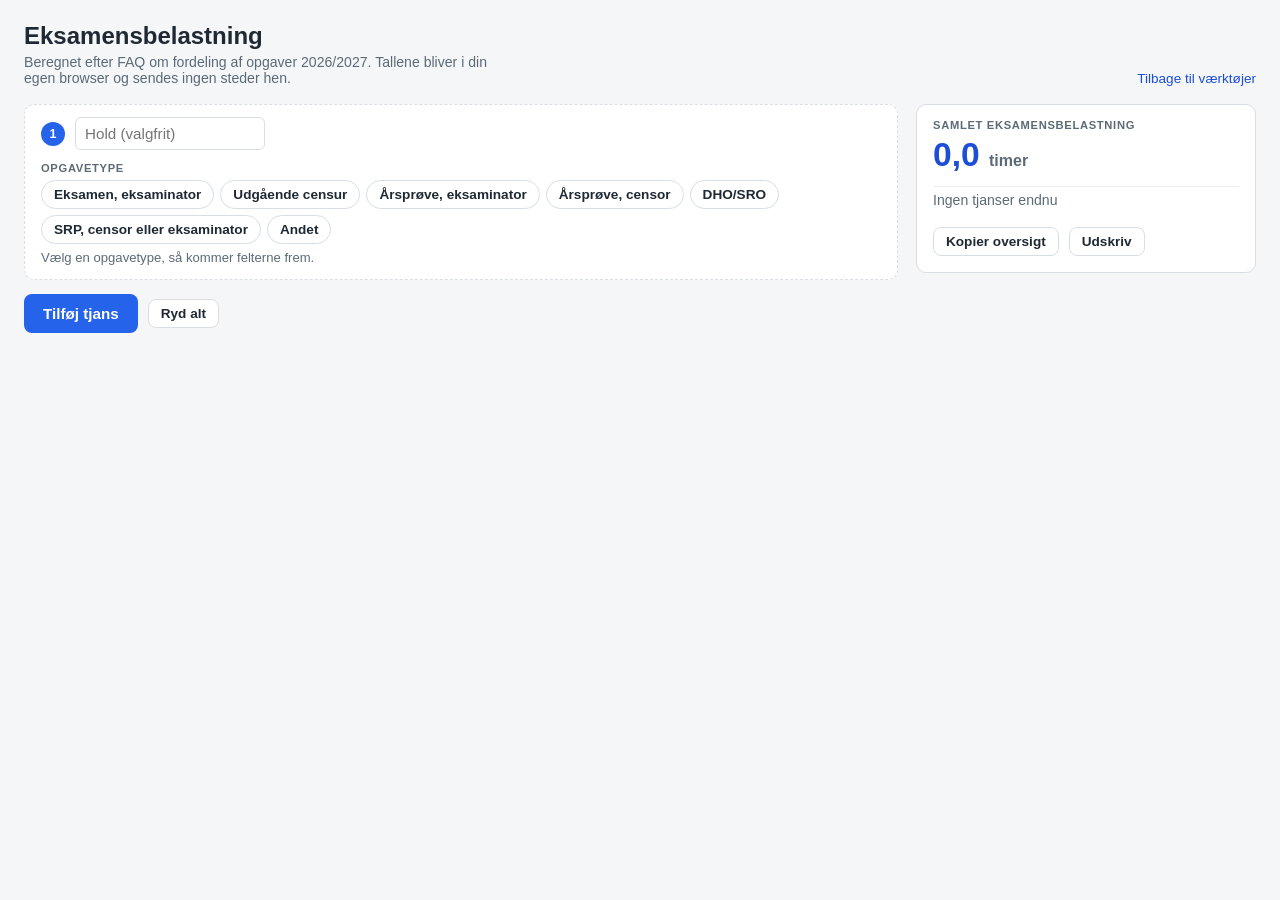
<file: vaerktoejer/eksamensbelastning/index.html>
<!DOCTYPE html>
<html lang="da">
<head>
<meta charset="UTF-8">
<meta name="viewport" content="width=device-width, initial-scale=1">
<title>Eksamensbelastning 2026/2027</title>
<script>
// Gemte data fra den gamle adresse på kemiformler.dk følger med som #flyt=... og gemmes her én gang
(function(){
  var m = /^#flyt=(.+)$/.exec(location.hash), tilladt = ["mg_eksamensbelastning_v1"];
  if (!m) return;
  try {
    var d = JSON.parse(decodeURIComponent(m[1]));
    tilladt.forEach(function(k){
      if (typeof d[k] === 'string' && localStorage.getItem(k) === null) localStorage.setItem(k, d[k]);
    });
  } catch(e){}
  history.replaceState(null, '', location.pathname + location.search);
})();
</script>
<meta name="robots" content="noindex, nofollow">
<style>
  :root{
    --bg:#f4f6f8;
    --panel:#ffffff;
    --border:#d8dee4;
    --ink:#1f2933;
    --muted:#5c6a76;
    --accent:#2563eb;
    --accent-dark:#1d4ed8;
    --accent-svag:#eef4ff;
    --warn:#b45309;
    --warn-bg:#fef3c7;
    --warn-kant:#f5d78e;
    --fejl:#b91c1c;
    --ok:#15803d;
  }
  *{box-sizing:border-box;}
  [hidden]{display:none !important;}
  body{
    margin:0;
    font-family:"Segoe UI", Calibri, Arial, sans-serif;
    background:var(--bg);
    color:var(--ink);
    padding:22px 24px 60px;
  }
  a{color:var(--accent-dark);}
  h1{font-size:1.5rem; margin:0;}
  .muted{color:var(--muted); font-size:.88rem;}

  .top{display:flex; align-items:flex-end; gap:8px 20px; flex-wrap:wrap; margin-bottom:18px;}
  .top .titel{flex:1 1 320px;}
  .top .titel p{margin:4px 0 0; max-width:62ch;}
  .tilbage{font-size:.85rem; text-decoration:none;}
  .tilbage:hover{text-decoration:underline;}

  button{
    font-family:inherit; font-size:.95rem; font-weight:600;
    padding:10px 18px; border-radius:8px; border:1px solid transparent; cursor:pointer;
  }
  .btn-primary{background:var(--accent); color:#fff;}
  .btn-primary:hover{background:var(--accent-dark);}
  .btn-secondary{background:#fff; color:var(--ink); border-color:var(--border);}
  .btn-secondary:hover{background:#eef1f4;}
  .btn-small{padding:6px 12px; font-size:.85rem;}
  .row{display:flex; gap:10px; align-items:center; flex-wrap:wrap;}

  input[type=text], input[type=number]{
    font-family:inherit; font-size:.95rem; font-weight:400;
    padding:7px 9px; border:1px solid var(--border); border-radius:6px;
    background:#fff; color:var(--ink);
  }
  input[type=number]{width:96px;}
  input.advar{border-color:var(--warn); background:#fffbeb;}
  input.fejl{border-color:var(--fejl); background:#fff5f5;}
  label.felt{display:flex; flex-direction:column; gap:5px; font-size:.88rem; font-weight:600;}
  label.felt .enhed{font-weight:400; color:var(--muted); font-size:.8rem;}
  label.check{display:flex; align-items:center; gap:8px; font-weight:600; font-size:.92rem; cursor:pointer;}
  label.check input{width:18px; height:18px; margin:0; accent-color:var(--accent); cursor:pointer;}

  .layout{display:grid; grid-template-columns:minmax(0,1fr); gap:18px; align-items:start;}
  @media (min-width:1080px){ .layout{grid-template-columns:minmax(0,1fr) 340px;} }

  /* En tjans */
  .tjans{
    background:var(--panel); border:1px solid var(--border); border-radius:10px;
    padding:12px 16px 14px; margin-bottom:14px;
  }
  .tjans.ufuldstaendig{border-style:dashed;}
  .tjans-hoved{display:flex; align-items:center; gap:10px; flex-wrap:wrap; margin-bottom:12px;}
  .tjans-nr{
    width:24px; height:24px; flex:none; border-radius:50%;
    background:var(--accent); color:#fff; font-size:.78rem; font-weight:700;
    display:inline-flex; align-items:center; justify-content:center;
  }
  .tjans-hoved input.hold{width:190px;}
  .tjans-hoved .fjern{margin-left:auto;}
  .sub-label{display:block; font-size:.7rem; font-weight:700; letter-spacing:.06em; text-transform:uppercase; color:var(--muted); margin-bottom:6px;}

  .chip-list{display:flex; flex-wrap:wrap; gap:6px;}
  .chip{
    padding:6px 12px; font-size:.85rem; border-radius:999px;
    border:1px solid var(--border); background:#fff; color:var(--ink); font-weight:600;
  }
  .chip:hover{background:#eef1f4;}
  .chip.valgt{background:var(--accent); border-color:var(--accent); color:#fff;}

  .felter{display:flex; flex-wrap:wrap; gap:14px 20px; margin-top:14px; align-items:flex-start;}
  .hjaelp{margin:6px 0 0; font-size:.82rem; color:var(--muted); max-width:60ch;}
  .type-info{
    margin:12px 0 0; font-size:.85rem; color:var(--muted);
    background:var(--accent-svag); border-radius:6px; padding:8px 11px; max-width:60ch;
  }

  .gruppe-blok{margin-top:16px; border-top:1px solid #edf0f3; padding-top:12px;}
  .gruppe-felter{display:flex; flex-wrap:wrap; gap:14px 20px; margin-top:12px; align-items:flex-start;}
  .runde-svar{flex-basis:100%; margin:0; font-size:.83rem; color:var(--muted); max-width:60ch;}
  .runde-svar b{color:var(--ink);}

  .beskeder{display:flex; flex-direction:column; gap:6px;}
  .beskeder:not(:empty){margin-top:12px;}
  .besked{
    font-size:.88rem; border-radius:6px; padding:8px 11px; margin:0;
    border:1px solid var(--warn-kant); background:var(--warn-bg); color:#7c4a02;
  }
  .besked.stor{font-weight:600;}
  .besked.fejl{border-color:#f3c0c0; background:#fdf1f1; color:var(--fejl);}
  .besked ul{margin:6px 0 0; padding-left:18px; font-weight:400;}

  .tjans-resultat{
    margin-top:12px; padding-top:10px; border-top:1px solid #edf0f3;
    display:flex; align-items:baseline; gap:4px 14px; flex-wrap:wrap;
  }
  .tjans-resultat .timer{font-size:1.15rem; font-weight:700; color:var(--accent-dark);}
  .tjans-resultat .regnestykke{font-size:.85rem; color:var(--muted);}

  /* Resultatpanel */
  .sidepanel{position:sticky; top:18px; display:flex; flex-direction:column; gap:14px;}
  .sum-kort{background:var(--panel); border:1px solid var(--border); border-radius:10px; padding:14px 16px 16px;}
  .sum-tal{font-size:2.1rem; font-weight:700; color:var(--accent-dark); line-height:1.1;}
  .sum-tal span{font-size:1rem; font-weight:600; color:var(--muted);}
  .sum-liste{list-style:none; margin:12px 0 0; padding:0; font-size:.88rem;}
  .sum-liste li{display:flex; justify-content:space-between; gap:12px; padding:5px 0; border-top:1px solid #edf0f3;}
  .sum-liste li span:last-child{font-weight:600; white-space:nowrap;}
  .sum-liste li.tom{color:var(--muted);}
  .sum-liste li.tom span:last-child{font-weight:400;}
  .sum-kort .row{margin-top:14px;}
  .kvittering{margin:10px 0 0; font-size:.85rem; color:var(--ok); font-weight:600;}

  @media (max-width:520px){
    body{padding:16px 14px 50px;}
    .tjans-hoved input.hold{width:100%;}
  }
  @media print{
    body{background:#fff; padding:0;}
    .chip-list, .fjern, .sum-kort .row, #tilfoej, #ryd, .tilbage, .gruppe-blok label.check{display:none !important;}
    .tjans, .sum-kort{break-inside:avoid; border-color:#bbb;}
    .sidepanel{position:static;}
  }
</style>
</head>
<body>

<div class="top">
  <div class="titel">
    <h1>Eksamensbelastning</h1>
    <p class="muted">Beregnet efter FAQ om fordeling af opgaver 2026/2027. Tallene bliver i din egen browser og sendes ingen steder hen.</p>
  </div>
  <a class="tilbage" href="../../sider/vaerktoejer.html#laerere">Tilbage til v&aelig;rkt&oslash;jer</a>
</div>

<div class="layout">
  <div>
    <div id="tjanser"></div>
    <div class="row">
      <button id="tilfoej" class="btn-primary" type="button">Tilf&oslash;j tjans</button>
      <button id="ryd" class="btn-secondary btn-small" type="button">Ryd alt</button>
    </div>
  </div>

  <aside class="sidepanel">
    <div class="sum-kort">
      <span class="sub-label">Samlet eksamensbelastning</span>
      <div class="sum-tal"><b id="sumTimer">0,0</b> <span>timer</span></div>
      <ul class="sum-liste" id="sumListe"></ul>
      <div id="sumBeskeder" class="beskeder"></div>
      <div class="row">
        <button id="kopier" class="btn-secondary btn-small" type="button">Kopier oversigt</button>
        <button id="udskriv" class="btn-secondary btn-small" type="button">Udskriv</button>
      </div>
      <p class="kvittering" id="kvittering" hidden>Oversigten er kopieret.</p>
    </div>
  </aside>
</div>

<script>
(function(){
  "use strict";

  var TYPER = [
    { id:'eksamen',   navn:'Eksamen, eksaminator', grund:8.5, faktor:2, tid:true,
      info:'8,5 timer i grundtid. Eksaminationstiden tæller dobbelt.' },
    { id:'udgcensur', navn:'Udgående censur', grund:10, faktor:1, tid:true,
      info:'10 timer i grundtid plus eksaminationstiden.' },
    { id:'aarspEks',  navn:'Årsprøve, eksaminator', grund:10, faktor:1, tid:true,
      info:'10 timer i grundtid plus eksaminationstiden.' },
    { id:'aarspCens', navn:'Årsprøve, censor', grund:3, faktor:1, tid:true,
      info:'3 timer i grundtid plus eksaminationstiden.' },
    { id:'dhosro',    navn:'DHO/SRO', perElev:28/60,
      info:'28 minutter pr. elev. Her skal kun antal elever udfyldes.' },
    { id:'srp',       navn:'SRP, censor eller eksaminator', perElev:3.5,
      info:'3,5 time pr. elev. Her skal kun antal elever udfyldes.' },
    { id:'andet',     navn:'Andet', manuel:true,
      info:'Skriv timetallet selv, hvis opgaven ikke passer i de andre kategorier.' }
  ];

  var GRAENSE_TJANS = 50;   // timer for een tjans, hvor det som regel er en tastefejl
  var NOEGLE = 'mg_eksamensbelastning_v1';

  var tjanser = [];
  var naesteId = 1;

  /* --------------------------------------------------------------- hjaelpere */

  function type(id){
    for (var i = 0; i < TYPER.length; i++){ if (TYPER[i].id === id) return TYPER[i]; }
    return null;
  }
  function tal(v){
    if (v === '' || v === null || v === undefined) return null;
    var n = Number(v);
    return isFinite(n) ? n : null;
  }
  function timetekst(t){
    return (Math.round(t * 10) / 10).toFixed(1).replace('.', ',');
  }
  function esc(s){
    return String(s).replace(/&/g, '&amp;').replace(/</g, '&lt;')
                    .replace(/>/g, '&gt;').replace(/"/g, '&quot;');
  }
  function nyTjans(){
    return { id:naesteId++, hold:'', type:'', elever:null, minutter:null,
             gruppe:false, gruppestr:null, runder:null, gruppeminutter:null,
             runderRettet:false, andetTekst:'', andetTimer:null };
  }

  /* ------------------------------------------------------------ beregningen */

  // Samme regnestykke som regnearket Eksamensbelastningsberegner 2026.
  function beregn(t){
    var ty = type(t.type);
    var svar = { timer:null, regnestykke:'', beskeder:[], felter:{} };
    if (!ty) return svar;

    if (ty.manuel){
      if (t.andetTimer === null) return svar;
      if (t.andetTimer < 0){
        svar.felter.andetTimer = 'fejl';
        svar.beskeder.push({ art:'fejl', tekst:'Timetallet kan ikke være negativt.' });
        return svar;
      }
      svar.timer = t.andetTimer;
      svar.regnestykke = 'indtastet direkte';
      return svar;
    }

    var mangler = false;
    var elever = t.elever;
    if (elever === null || elever <= 0){
      mangler = true;
    } else if (elever % 1 !== 0){
      mangler = true;
      svar.felter.elever = 'fejl';
      svar.beskeder.push({ art:'fejl', tekst:'Antal elever skal være et helt tal.' });
    } else if (elever > 40){
      svar.felter.elever = 'advar';
      svar.beskeder.push({ art:'advar', tekst:'Er der virkelig ' + elever +
        ' elever? Skriv kun de elever, du selv skal eksaminere eller censurere.' });
    }

    if (ty.perElev){
      if (mangler) return svar;
      svar.timer = ty.perElev * elever;
      svar.regnestykke = elever + ' elever × ' + (ty.id === 'dhosro' ? '28 min' : '3,5 time');
      return svar;
    }

    // Eksamen og aarsproever: grundtid + faktor gange eksaminationstiden.
    var min = t.minutter;
    if (min === null){
      mangler = true;
    } else if (min < 0){
      svar.felter.minutter = 'fejl';
      mangler = true;
    } else if (min > 60){
      svar.felter.minutter = 'advar';
      svar.beskeder.push({ art:'advar', tekst:'Tiden skal være pr. elev, ikke for hele holdet. ' +
        min + ' minutter til én elev er meget.' });
    }

    var runder = null, gmin = null;
    if (t.gruppe){
      runder = t.runder;
      gmin = t.gruppeminutter;
      if (runder === null || runder <= 0 || gmin === null || gmin <= 0){
        mangler = true;
        if (runder === null || runder <= 0) svar.felter.runder = 'fejl';
        if (gmin === null || gmin <= 0) svar.felter.gruppeminutter = 'fejl';
        svar.beskeder.push({ art:'fejl',
          tekst:'Udfyld felterne om grupper, eller fjern fluebenet ved gruppeelementet.' });
      } else {
        if (elever && t.gruppestr){
          var vent = Math.ceil(elever / t.gruppestr);
          if (runder !== vent){
            svar.felter.runder = 'advar';
            svar.beskeder.push({ art:'advar', tekst:elever + ' elever i grupper à ' +
              t.gruppestr + ' giver ' + vent + ' grupperunder, ikke ' + runder + '.' });
          }
        }
        if (elever && runder > elever){
          svar.felter.runder = 'advar';
          svar.beskeder.push({ art:'advar', tekst:'Der kan ikke være flere grupperunder end elever. ' +
            'Antallet af runder er, hvor mange gange en gruppe skal ind til prøven.' });
        }
        if (gmin > 120){
          svar.felter.gruppeminutter = 'advar';
          svar.beskeder.push({ art:'advar',
            tekst:'Tiden skal være pr. grupperunde, ikke for alle runder tilsammen.' });
        }
      }
    }

    if (mangler) return svar;

    var indi = elever * min / 60;
    var grp  = t.gruppe ? runder * gmin / 60 : 0;
    svar.timer = ty.grund + ty.faktor * (indi + grp);

    var grundtekst = timetekst(ty.grund) + ' t grundtid';
    if (t.gruppe){
      var inder = timetekst(indi) + ' t individuelt + ' + timetekst(grp) + ' t i grupper';
      svar.regnestykke = grundtekst + (ty.faktor === 2 ? ' + 2 × (' + inder + ')' : ' + ' + inder);
    } else {
      svar.regnestykke = grundtekst + (ty.faktor === 2 ? ' + 2 × ' : ' + ') +
        timetekst(indi) + ' t eksamination';
    }

    if (svar.timer > GRAENSE_TJANS){
      var raad = ['Er tiden pr. elev og ikke for hele holdet?'];
      if (t.gruppe) raad.push('Er tiden pr. grupperunde og ikke for alle runder tilsammen?');
      raad.push('Er antallet af elever kun dem, du selv skal ind til?');
      svar.beskeder.push({ art:'advar', stor:true, punkter:raad,
        tekst:'Over ' + GRAENSE_TJANS + ' timer for én tjans. Det er næsten altid en tastefejl.' });
    }
    return svar;
  }

  /* ---------------------------------------------------------------- tegning */

  function feltHtml(navn, etiket, enhed, vaerdi, ekstra){
    return '<label class="felt">' + esc(etiket) +
      (enhed ? ' <span class="enhed">' + esc(enhed) + '</span>' : '') +
      '<input type="number" data-felt="' + navn + '" value="' +
      (vaerdi === null ? '' : vaerdi) + '"' + (ekstra || '') + '></label>';
  }

  function tjansHtml(t, nr){
    var ty = type(t.type);
    var h = '<section class="tjans" data-id="' + t.id + '">';

    h += '<div class="tjans-hoved">' +
           '<span class="tjans-nr">' + nr + '</span>' +
           '<input type="text" class="hold" data-felt="hold" placeholder="Hold (valgfrit)" value="' +
             esc(t.hold) + '">' +
           (tjanser.length > 1 ? '<button type="button" class="btn-secondary btn-small fjern">Fjern</button>' : '') +
         '</div>';

    h += '<span class="sub-label">Opgavetype</span><div class="chip-list">';
    for (var i = 0; i < TYPER.length; i++){
      h += '<button type="button" class="chip' + (TYPER[i].id === t.type ? ' valgt' : '') +
           '" data-type="' + TYPER[i].id + '">' + TYPER[i].navn + '</button>';
    }
    h += '</div>';

    if (!ty){
      h += '<p class="hjaelp">Vælg en opgavetype, så kommer felterne frem.</p>';
    } else {

    h += '<p class="type-info">' + ty.info + '</p>';

    if (ty.manuel){
      h += '<div class="felter">' +
             '<label class="felt">Hvad dækker timerne?' +
               '<input type="text" data-felt="andetTekst" style="width:240px;" value="' +
                 esc(t.andetTekst) + '"></label>' +
             feltHtml('andetTimer', 'Timer', '', t.andetTimer, ' min="0" max="200" step="0.5"') +
           '</div>';
    } else if (ty.perElev){
      h += '<div class="felter">' +
             feltHtml('elever', 'Antal elever', '', t.elever, ' min="1" max="100"') +
           '</div>';
    } else {
      h += '<div class="felter">' +
             feltHtml('elever', 'Antal elever', '', t.elever, ' min="1" max="100"') +
             feltHtml('minutter', 'Tid pr. elev', 'minutter', t.minutter, ' min="0" max="200"') +
           '</div>' +
           '<p class="hjaelp">Tiden er den individuelle prøvedel for én elev, som den står i eksamensplanen.</p>';

      h += '<div class="gruppe-blok">' +
             '<label class="check"><input type="checkbox" data-felt="gruppe"' +
               (t.gruppe ? ' checked' : '') + '> Prøven har også et gruppeelement</label>' +
             '<p class="hjaelp">Sæt kun flueben, hvis en del af prøven foregår i grupper, ' +
               'fx en fælles fremlæggelse før de individuelle spørgsmål. ' +
               'Har din prøve intet gruppeelement, skal du ikke skrive noget om grupper.</p>' +
             '<div class="gruppe-felter"' + (t.gruppe ? '' : ' hidden') + '>' +
               feltHtml('gruppestr', 'Elever pr. gruppe', '', t.gruppestr, ' min="1" max="100"') +
               feltHtml('runder', 'Antal grupperunder', '', t.runder, ' min="1" max="100"') +
               feltHtml('gruppeminutter', 'Tid pr. grupperunde', 'minutter', t.gruppeminutter, ' min="1" max="500"') +
               '<p class="runde-svar"></p>' +
             '</div>' +
           '</div>';
    }

    }

    h += '<div class="beskeder"></div>';
    if (ty){
      h += '<div class="tjans-resultat"><span class="timer">&ndash;</span>' +
           '<span class="regnestykke"></span></div>';
    }
    h += '</section>';
    return h;
  }

  function tegnAlle(){
    var ud = '';
    for (var i = 0; i < tjanser.length; i++) ud += tjansHtml(tjanser[i], i + 1);
    document.getElementById('tjanser').innerHTML = ud;
    opdaterAlle();
  }

  function kortFor(t){
    return document.querySelector('.tjans[data-id="' + t.id + '"]');
  }

  function beskedHtml(liste){
    var h = '';
    for (var i = 0; i < liste.length; i++){
      var b = liste[i];
      h += '<div class="besked' + (b.art === 'fejl' ? ' fejl' : '') + (b.stor ? ' stor' : '') + '">' + esc(b.tekst);
      if (b.punkter){
        h += '<ul>';
        for (var j = 0; j < b.punkter.length; j++) h += '<li>' + esc(b.punkter[j]) + '</li>';
        h += '</ul>';
      }
      h += '</div>';
    }
    return h;
  }

  function opdaterKort(t){
    var kort = kortFor(t);
    if (!kort) return null;
    var svar = beregn(t);

    kort.classList.toggle('ufuldstaendig', svar.timer === null);

    var felter = kort.querySelectorAll('input[data-felt]');
    for (var i = 0; i < felter.length; i++){
      var m = svar.felter[felter[i].getAttribute('data-felt')];
      felter[i].classList.toggle('advar', m === 'advar');
      felter[i].classList.toggle('fejl', m === 'fejl');
    }

    var runde = kort.querySelector('.runde-svar');
    if (runde){
      if (t.elever && t.gruppestr){
        runde.innerHTML = t.elever + ' elever i grupper à ' + t.gruppestr + ' giver <b>' +
          Math.ceil(t.elever / t.gruppestr) + ' grupperunder</b>. Antallet er udfyldt for dig og kan rettes.';
      } else {
        runde.innerHTML = 'En grupperunde er én gruppe inde til prøven. Udfyld elever pr. gruppe, ' +
          'så regnes antallet af runder ud.';
      }
    }

    var boks = kort.querySelector('.beskeder');
    if (boks) boks.innerHTML = beskedHtml(svar.beskeder);

    var timer = kort.querySelector('.timer');
    var regne = kort.querySelector('.regnestykke');
    if (!timer || !regne) return svar;
    if (svar.timer === null){
      timer.innerHTML = '&ndash;';
      regne.textContent = type(t.type) ? 'Udfyld felterne, så tæller tjansen med.' : '';
    } else {
      timer.textContent = timetekst(svar.timer) + ' timer';
      regne.textContent = svar.regnestykke;
    }
    return svar;
  }

  function opdaterAlle(){
    var sum = 0, ufuldstaendige = 0, censur = 0, liste = '';
    for (var i = 0; i < tjanser.length; i++){
      var t = tjanser[i];
      var svar = opdaterKort(t);
      if (!svar) continue;
      var ty = type(t.type);
      if (!ty) continue;                       // en tom tjans uden valgt opgavetype
      if (t.type === 'udgcensur') censur++;
      var navn = t.hold || (ty.manuel && t.andetTekst ? t.andetTekst : null) || ty.navn;
      if (svar.timer === null){
        ufuldstaendige++;
        liste += '<li class="tom"><span>' + esc(navn) + '</span><span>&ndash;</span></li>';
      } else {
        sum += svar.timer;
        liste += '<li><span>' + esc(navn) + '</span><span>' + timetekst(svar.timer) + ' t</span></li>';
      }
    }

    document.getElementById('sumTimer').textContent = timetekst(sum);
    document.getElementById('sumListe').innerHTML = liste ||
      '<li class="tom"><span>Ingen tjanser endnu</span><span></span></li>';

    var beskeder = [];
    if (ufuldstaendige > 0){
      beskeder.push({ art:'advar', tekst: ufuldstaendige === 1
        ? 'Én tjans er ikke færdigudfyldt og tæller ikke med.'
        : ufuldstaendige + ' tjanser er ikke færdigudfyldte og tæller ikke med.' });
    }
    if (censur > 1){
      beskeder.push({ art:'advar', tekst:'Du har ' + censur + ' hold som udgående censor. ' +
        'Skal du censurere mere end ét af dem på samme dag, kan der skønnes en lavere ' +
        'samlet eksamensbelastning i opgavefordelingen.' });
    }
    document.getElementById('sumBeskeder').innerHTML = beskedHtml(beskeder);
    gem();
  }

  /* -------------------------------------------------------------- haendelser */

  function find(el){
    var kort = el.closest ? el.closest('.tjans') : null;
    if (!kort) return null;
    var id = Number(kort.getAttribute('data-id'));
    for (var i = 0; i < tjanser.length; i++){ if (tjanser[i].id === id) return tjanser[i]; }
    return null;
  }

  var liste = document.getElementById('tjanser');

  liste.addEventListener('click', function(e){
    var chip = e.target.closest('.chip');
    if (chip){
      var t = find(chip);
      if (!t) return;
      if (t.type !== chip.getAttribute('data-type')){
        t.type = chip.getAttribute('data-type');
        tegnAlle();
        var kort = kortFor(t);
        var foerste = kort && kort.querySelector('input[data-felt="elever"], input[data-felt="andetTekst"]');
        if (foerste) foerste.focus();
      }
      return;
    }
    if (e.target.closest('.fjern')){
      var t2 = find(e.target);
      if (!t2) return;
      for (var i = 0; i < tjanser.length; i++){
        if (tjanser[i] === t2){ tjanser.splice(i, 1); break; }
      }
      if (!tjanser.length) tjanser.push(nyTjans());
      tegnAlle();
    }
  });

  liste.addEventListener('input', function(e){
    var felt = e.target.getAttribute('data-felt');
    if (!felt) return;
    var t = find(e.target);
    if (!t) return;

    if (felt === 'hold' || felt === 'andetTekst'){
      t[felt] = e.target.value;
    } else if (felt === 'gruppe'){
      t.gruppe = e.target.checked;
      var blok = kortFor(t).querySelector('.gruppe-felter');
      if (blok) blok.hidden = !t.gruppe;
    } else {
      t[felt] = tal(e.target.value);
      if (felt === 'runder') t.runderRettet = true;
      // Antal grupperunder udfyldes af sig selv, indtil det rettes i haanden.
      if ((felt === 'elever' || felt === 'gruppestr') && t.gruppe && !t.runderRettet &&
          t.elever && t.gruppestr){
        t.runder = Math.ceil(t.elever / t.gruppestr);
        var rf = kortFor(t).querySelector('input[data-felt="runder"]');
        if (rf) rf.value = t.runder;
      }
    }
    opdaterAlle();
  });

  document.getElementById('tilfoej').addEventListener('click', function(){
    tjanser.push(nyTjans());
    tegnAlle();
    var kort = document.querySelectorAll('.tjans');
    if (kort.length) kort[kort.length - 1].scrollIntoView({ block:'nearest' });
  });

  document.getElementById('ryd').addEventListener('click', function(){
    if (!window.confirm('Ryd alle tjanser?')) return;
    tjanser = [nyTjans()];
    tegnAlle();
  });

  document.getElementById('udskriv').addEventListener('click', function(){ window.print(); });

  document.getElementById('kopier').addEventListener('click', function(){
    var linjer = ['Eksamensbelastning 2026/2027'], sum = 0;
    for (var i = 0; i < tjanser.length; i++){
      var t = tjanser[i], svar = beregn(t), ty = type(t.type);
      if (!ty || svar.timer === null) continue;
      sum += svar.timer;
      var del = [];
      if (t.hold) del.push(t.hold);
      del.push(ty.navn);
      if (ty.manuel && t.andetTekst) del.push(t.andetTekst);
      if (t.elever) del.push(t.elever + ' elever');
      if (ty.tid && t.minutter !== null) del.push(t.minutter + ' min pr. elev');
      if (t.gruppe && t.runder && t.gruppeminutter){
        del.push(t.runder + ' grupperunder à ' + t.gruppeminutter + ' min');
      }
      linjer.push('- ' + del.join(', ') + ': ' + timetekst(svar.timer) + ' timer');
    }
    linjer.push('I alt: ' + timetekst(sum) + ' timer');

    var tekst = linjer.join('\n');
    var kvit = document.getElementById('kvittering');
    function vis(){
      kvit.hidden = false;
      window.setTimeout(function(){ kvit.hidden = true; }, 2500);
    }
    if (navigator.clipboard && navigator.clipboard.writeText){
      navigator.clipboard.writeText(tekst).then(vis, function(){
        window.prompt('Kopier oversigten:', tekst);
      });
    } else {
      window.prompt('Kopier oversigten:', tekst);
    }
  });

  /* ------------------------------------------------------------------ lager */

  function gem(){
    try { window.localStorage.setItem(NOEGLE, JSON.stringify(tjanser)); } catch (e) {}
  }
  function hent(){
    try {
      var raa = window.localStorage.getItem(NOEGLE);
      if (!raa) return null;
      var d = JSON.parse(raa);
      if (!d || !d.length) return null;
      for (var i = 0; i < d.length; i++){
        d[i].id = naesteId++;
        if (!type(d[i].type)) d[i].type = '';
      }
      return d;
    } catch (e) { return null; }
  }

  tjanser = hent() || [nyTjans()];
  tegnAlle();
})();
</script>
</body>
</html>
</file>
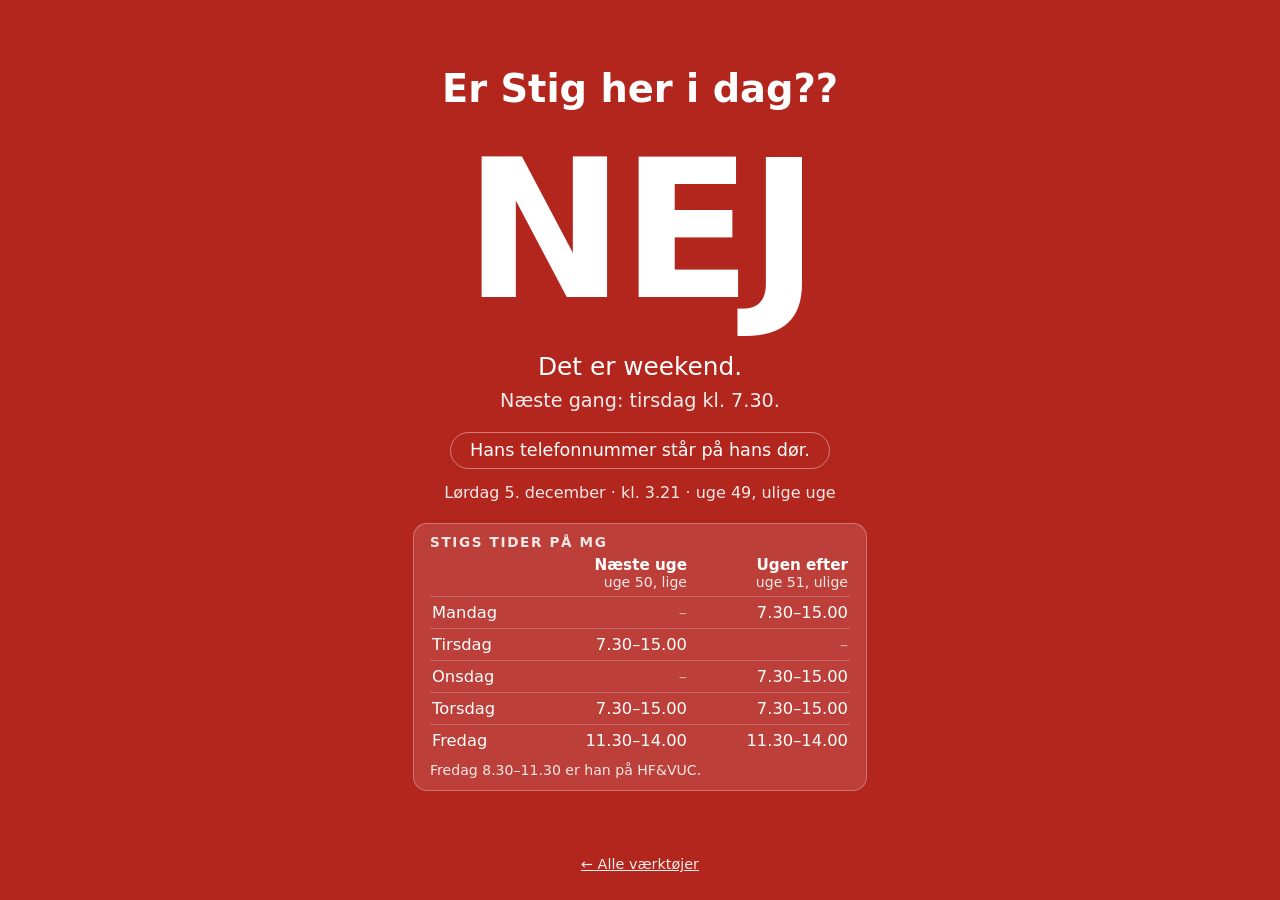
<file: vaerktoejer/er-stig-her/index.html>
<!doctype html>
<!--
  Er Stig her i dag??  Viser grønt, når IT-teknikeren er på Middelfart Gymnasium lige nu, og rødt ellers.
  Skemaet står i SKEMA nedenfor (fra IT-Center Fyns opslag med lige og ulige uger, november 2026).
    dag    1 = mandag … 5 = fredag
    uger   'alle' (forvalgt), 'lige' eller 'ulige' (ugenummer efter ISO, som i kalenderen)
    sted   'MG' tæller som "her"; andre steder (fx HF&VUC) nævnes kun i teksten
  Ferier hentes fra skolens kalender (assets/kalender-data.js).
  Klokken er dansk tid efter computerens ur. Til afprøvning: ?tid=2026-11-13T09:15
-->
<html lang="da">
<head>
<meta charset="utf-8">
<meta name="viewport" content="width=device-width, initial-scale=1">
<title>Er Stig her i dag??</title>
<meta name="description" content="Er IT-teknikeren Stig på Middelfart Gymnasium i dag? Grønt eller rødt og hans tider i denne og næste uge.">
<link rel="icon" id="ikon" href="data:image/svg+xml,%3Csvg xmlns='http://www.w3.org/2000/svg' viewBox='0 0 32 32'%3E%3Cpath d='M16 2a14 14 0 0 1 0 28z' fill='%23b3261e'/%3E%3Cpath d='M16 30a14 14 0 0 1 0-28z' fill='%2317803f'/%3E%3C/svg%3E">
<style>
:root {
  --groen: #17803f; --groen-mork: #0d5a2a;
  --roed: #b3261e;  --roed-mork: #7a1914;
  --farve: #45505c; --mork: #2a323b;
  --font: system-ui, -apple-system, "Segoe UI", Roboto, "Helvetica Neue", Arial, sans-serif;
}
:root.ja  { --farve: var(--groen); --mork: var(--groen-mork); }
:root.nej { --farve: var(--roed);  --mork: var(--roed-mork); }
html { background: var(--farve); }
body {
  margin: 0; min-height: 100vh; min-height: 100dvh;
  display: flex; flex-direction: column;
  background: var(--farve); color: #fff; font-family: var(--font);
}
main { width: min(100% - 32px, 640px); margin: auto; padding: 28px 0 20px; text-align: center; }
h1 { font-size: clamp(1.5rem, 6vw, 2.4rem); font-weight: 700; margin: 0; }
.svar { font-size: clamp(5rem, 27vw, 12rem); font-weight: 800; line-height: 1; margin: .12em 0 .12em; letter-spacing: -.02em; }
.svar.lang { font-size: clamp(3.2rem, 15vw, 7.5rem); margin: .3em 0 .25em; }
.linje { font-size: clamp(1.15rem, 4.4vw, 1.55rem); margin: 0 0 .25em; line-height: 1.35; }
.naeste { font-size: clamp(1.02rem, 3.6vw, 1.2rem); margin: 0; opacity: .92; }
.doer {
  display: inline-block; margin: 1.1em 0 .4em; padding: .45em 1.1em;
  border: 1px solid rgba(255, 255, 255, .4); border-radius: 999px; font-size: 1.1rem;
}
footer a:focus-visible { outline: 3px solid #fff; outline-offset: 3px; }
.tid { font-size: 1rem; opacity: .9; margin: .4em 0 1.3em; }
.test { display: inline-block; margin-left: .4em; padding: 0 .45em; border-radius: 6px; background: rgba(0, 0, 0, .25); font-size: .85rem; }
.skema {
  max-width: 420px; margin: 0 auto; padding: 10px 16px 12px; text-align: left;
  background: rgba(255, 255, 255, .12); border: 1px solid rgba(255, 255, 255, .28); border-radius: 14px;
}
.skema h2 { margin: 0 0 4px; font-size: .85rem; font-weight: 700; text-transform: uppercase; letter-spacing: .12em; opacity: .88; }
table { width: 100%; border-collapse: collapse; font-size: 1.02rem; }
th { padding: 2px 2px 6px; text-align: right; font-size: .95rem; vertical-align: bottom; }
th .lille { font-weight: 400; }
td { padding: 6px 2px; border-top: 1px solid rgba(255, 255, 255, .2); vertical-align: top; }
td + td { text-align: right; white-space: nowrap; padding-left: 10px; }
td.tom { opacity: .55; }
tr.idag td:first-child, td.nu { font-weight: 700; }
.idag-maerke { display: inline-block; margin-left: .4em; padding: 0 .45em; border-radius: 6px; background: #fff; color: var(--mork); font-size: .8rem; font-weight: 700; vertical-align: 1px; }
.lille { display: block; font-size: .88rem; font-weight: 400; opacity: .88; }
.fod-skema { margin: 6px 0 0; font-size: .88rem; opacity: .88; }
footer { width: min(100% - 32px, 640px); margin: 0 auto; padding: 0 0 20px; text-align: center; font-size: .9rem; line-height: 1.55; opacity: .92; }
footer a { color: #fff; }
footer p { margin: .3em 0; }
</style>
</head>
<body>
<main>
  <h1>Er Stig her i dag??</h1>
  <div aria-live="polite">
    <p class="svar" id="svar">…</p>
    <p class="linje" id="linje"></p>
    <p class="naeste" id="naeste"></p>
  </div>
  <p class="doer">Hans telefonnummer står på hans dør.</p>
  <p class="tid" id="tid"></p>
  <section class="skema" aria-labelledby="skema-h">
    <h2 id="skema-h">Stigs tider på MG</h2>
    <table>
      <thead><tr><th></th><th id="uge-a"></th><th id="uge-b"></th></tr></thead>
      <tbody id="skema"></tbody>
    </table>
    <p class="fod-skema" id="fod-skema"></p>
  </section>
</main>
<footer>
  <p><a href="../../sider/vaerktoejer.html#laerere">← Alle værktøjer</a></p>
</footer>

<script src="../../assets/kalender-data.js"></script>
<script>
(function () {
  'use strict';

  var SKEMA = [
    { dag: 1, fra: '7.30',  til: '15.00', sted: 'MG', uger: 'ulige' },
    { dag: 2, fra: '7.30',  til: '15.00', sted: 'MG', uger: 'lige' },
    { dag: 3, fra: '7.30',  til: '15.00', sted: 'MG', uger: 'ulige' },
    { dag: 4, fra: '7.30',  til: '15.00', sted: 'MG' },
    { dag: 5, fra: '8.30',  til: '11.30', sted: 'HF&VUC' },
    { dag: 5, fra: '11.30', til: '14.00', sted: 'MG' }
  ];

  var DAGE = ['mandag', 'tirsdag', 'onsdag', 'torsdag', 'fredag', 'lørdag', 'søndag'];
  var MDR = ['januar', 'februar', 'marts', 'april', 'maj', 'juni', 'juli', 'august',
             'september', 'oktober', 'november', 'december'];
  var IKON = {
    ja:  "data:image/svg+xml,%3Csvg xmlns='http://www.w3.org/2000/svg' viewBox='0 0 32 32'%3E%3Ccircle cx='16' cy='16' r='14' fill='%2317803f'/%3E%3C/svg%3E",
    nej: "data:image/svg+xml,%3Csvg xmlns='http://www.w3.org/2000/svg' viewBox='0 0 32 32'%3E%3Ccircle cx='16' cy='16' r='14' fill='%23b3261e'/%3E%3C/svg%3E"
  };

  function $(id) { return document.getElementById(id); }
  function minutter(kl) { var p = kl.split('.'); return +p[0] * 60 + +p[1]; }
  function stort(s) { return s.charAt(0).toUpperCase() + s.slice(1); }
  function to(n) { return (n < 10 ? '0' : '') + n; }

  // Testtid fra adressen: ?tid=2026-11-13T09:15
  var testTid = (function () {
    var m = /[?&]tid=(\d{4})-(\d\d)-(\d\d)T(\d\d):(\d\d)/.exec(location.search);
    return m ? { y: +m[1], m: +m[2], d: +m[3], min: +m[4] * 60 + +m[5] } : null;
  })();

  // Dansk dato og klokkeslæt, uanset computerens tidszone.
  function nu() {
    if (testTid) return testTid;
    var dele = {};
    new Intl.DateTimeFormat('en-GB', {
      timeZone: 'Europe/Copenhagen', year: 'numeric', month: 'numeric', day: 'numeric',
      hour: 'numeric', minute: 'numeric', hourCycle: 'h23'
    }).formatToParts(new Date()).forEach(function (p) { dele[p.type] = p.value; });
    return { y: +dele.year, m: +dele.month, d: +dele.day, min: (+dele.hour % 24) * 60 + +dele.minute };
  }

  // Dagen 'frem' dage efter t, med ugedag (1 = mandag), ISO-dato og ugenummer.
  function dag(t, frem) {
    var dt = new Date(Date.UTC(t.y, t.m - 1, t.d + frem));
    var ugedag = dt.getUTCDay() || 7;
    var tor = new Date(dt.getTime() + (4 - ugedag) * 86400000);
    var uge = Math.ceil(((tor - Date.UTC(tor.getUTCFullYear(), 0, 1)) / 86400000 + 1) / 7);
    return {
      y: dt.getUTCFullYear(), m: dt.getUTCMonth() + 1, d: dt.getUTCDate(), ugedag: ugedag, uge: uge,
      iso: dt.getUTCFullYear() + '-' + to(dt.getUTCMonth() + 1) + '-' + to(dt.getUTCDate())
    };
  }

  var FERIER = (function () {
    try {
      return window.MG_KALENDER.BEGIVENHEDER.filter(function (b) { return b.t === 'ferie' && b.h === 'alle'; });
    } catch (e) { return []; }
  })();
  function ferie(iso) {
    for (var i = 0; i < FERIER.length; i++) {
      var f = FERIER[i];
      if (f.d <= iso && iso <= (f.til || f.d)) return f.x;
    }
    return null;
  }

  function vagter(dg) {
    return SKEMA.filter(function (s) {
      var uger = s.uger || 'alle';
      return s.dag === dg.ugedag && (uger === 'alle' || (uger === 'lige') === (dg.uge % 2 === 0));
    });
  }
  function herVagter(dg) {
    if (ferie(dg.iso)) return [];
    return vagter(dg).filter(function (s) { return s.sted === 'MG'; });
  }

  function naesteGang(t) {
    for (var frem = 1; frem <= 60; frem++) {
      var dg = dag(t, frem), v = herVagter(dg);
      if (!v.length) continue;
      var hvornaar = frem === 1 ? 'i morgen'
        : frem < 7 ? DAGE[dg.ugedag - 1]
        : DAGE[dg.ugedag - 1] + ' ' + dg.d + '. ' + MDR[dg.m - 1];
      return 'Næste gang: ' + hvornaar + ' kl. ' + v[0].fra + '.';
    }
    return '';
  }

  function vis(tilstand, svar, linje, naeste) {
    document.documentElement.className = tilstand;
    $('svar').textContent = svar;
    $('svar').className = 'svar' + (svar.length > 4 ? ' lang' : '');
    $('linje').textContent = linje;
    $('naeste').textContent = naeste;
    $('ikon').href = IKON[tilstand];
  }

  function opdater() {
    var t = nu(), idag = dag(t, 0), fer = ferie(idag.iso);
    var her = herVagter(idag);
    var andre = fer ? [] : vagter(idag).filter(function (s) { return s.sted !== 'MG'; });
    function igang(s) { return minutter(s.fra) <= t.min && t.min < minutter(s.til); }

    var nuHer = her.filter(igang)[0];
    var senere = her.filter(function (s) { return minutter(s.fra) > t.min; })[0];

    if (nuHer) {
      vis('ja', 'JA', 'Han er her til kl. ' + nuHer.til + '.', '');
    } else if (senere) {
      var andetNu = andre.filter(igang)[0];
      var andetFoer = andre.filter(function (s) { return minutter(s.fra) > t.min && minutter(s.fra) < minutter(senere.fra); })[0];
      vis('nej', 'IKKE ENDNU', 'Han kommer kl. ' + senere.fra + '.',
        andetNu ? 'Lige nu er han på ' + andetNu.sted + '.'
        : andetFoer ? 'Fra kl. ' + andetFoer.fra + ' er han først på ' + andetFoer.sted + '.' : '');
    } else if (her.length) {
      vis('nej', 'NEJ', 'Han gik kl. ' + her[her.length - 1].til + '.', naesteGang(t));
    } else {
      var hvorfor = fer ? 'Det er ' + fer.toLowerCase() + '.'
        : idag.ugedag >= 6 ? 'Det er weekend.'
        : 'Han er her ikke om ' + DAGE[idag.ugedag - 1] + 'en' +
          (SKEMA.some(function (s) { return s.dag === idag.ugedag && s.sted === 'MG'; })
            ? ' i ' + (idag.uge % 2 === 0 ? 'lige' : 'ulige') + ' uger.' : '.');
      vis('nej', 'NEJ', hvorfor, naesteGang(t));
    }

    $('tid').innerHTML = '';
    $('tid').appendChild(document.createTextNode(
      stort(DAGE[idag.ugedag - 1]) + ' ' + idag.d + '. ' + MDR[idag.m - 1] +
      ' · kl. ' + Math.floor(t.min / 60) + '.' + to(t.min % 60) +
      ' · uge ' + idag.uge + ', ' + (idag.uge % 2 === 0 ? 'lige' : 'ulige') + ' uge'));
    if (testTid) {
      var b = document.createElement('span');
      b.className = 'test'; b.textContent = 'testtid';
      $('tid').appendChild(b);
    }

    tegnSkema(t, idag);
  }

  // To kolonner: denne og næste uge (i weekenden de to næste uger).
  function tegnSkema(t, idag) {
    var weekend = idag.ugedag >= 6;
    var uger = weekend ? [1, 2] : [0, 1];
    var navne = weekend ? ['Næste uge', 'Ugen efter'] : ['Denne uge', 'Næste uge'];
    var mandag = 1 - idag.ugedag;

    ['uge-a', 'uge-b'].forEach(function (id, i) {
      var dg = dag(t, mandag + 7 * uger[i]);
      var th = $(id);
      th.textContent = navne[i];
      var l = document.createElement('span');
      l.className = 'lille';
      l.textContent = 'uge ' + dg.uge + ', ' + (dg.uge % 2 === 0 ? 'lige' : 'ulige');
      th.appendChild(l);
    });

    var tb = $('skema');
    tb.innerHTML = '';
    for (var d = 1; d <= 5; d++) {
      if (!SKEMA.some(function (s) { return s.dag === d && s.sted === 'MG'; })) continue;
      var tr = document.createElement('tr');
      var tdDag = document.createElement('td');
      tdDag.textContent = stort(DAGE[d - 1]);
      var erIdag = !weekend && d === idag.ugedag;
      if (erIdag) {
        tr.className = 'idag';
        var m = document.createElement('span');
        m.className = 'idag-maerke'; m.textContent = 'i dag';
        tdDag.appendChild(m);
      }
      tr.appendChild(tdDag);
      uger.forEach(function (u, i) {
        var dg = dag(t, mandag + 7 * u + d - 1);
        var v = herVagter(dg);
        var td = document.createElement('td');
        td.textContent = ferie(dg.iso) ? 'ferie'
          : v.length ? v.map(function (s) { return s.fra + '–' + s.til; }).join(', ') : '–';
        if (!v.length) td.className = 'tom';
        if (erIdag && i === 0 && v.length) td.className = 'nu';
        tr.appendChild(td);
      });
      tb.appendChild(tr);
    }

    // Vagter andre steder står under tabellen.
    $('fod-skema').textContent = SKEMA.filter(function (s) { return s.sted !== 'MG'; }).map(function (s) {
      var u = s.uger && s.uger !== 'alle' ? ' i ' + s.uger + ' uger' : '';
      return stort(DAGE[s.dag - 1]) + ' ' + s.fra + '–' + s.til + ' er han på ' + s.sted + u + '.';
    }).join(' ');
  }

  opdater();
  if (!testTid) {
    setInterval(opdater, 20000);
    document.addEventListener('visibilitychange', function () { if (!document.hidden) opdater(); });
  }
})();
</script>
</body>
</html>
</file>
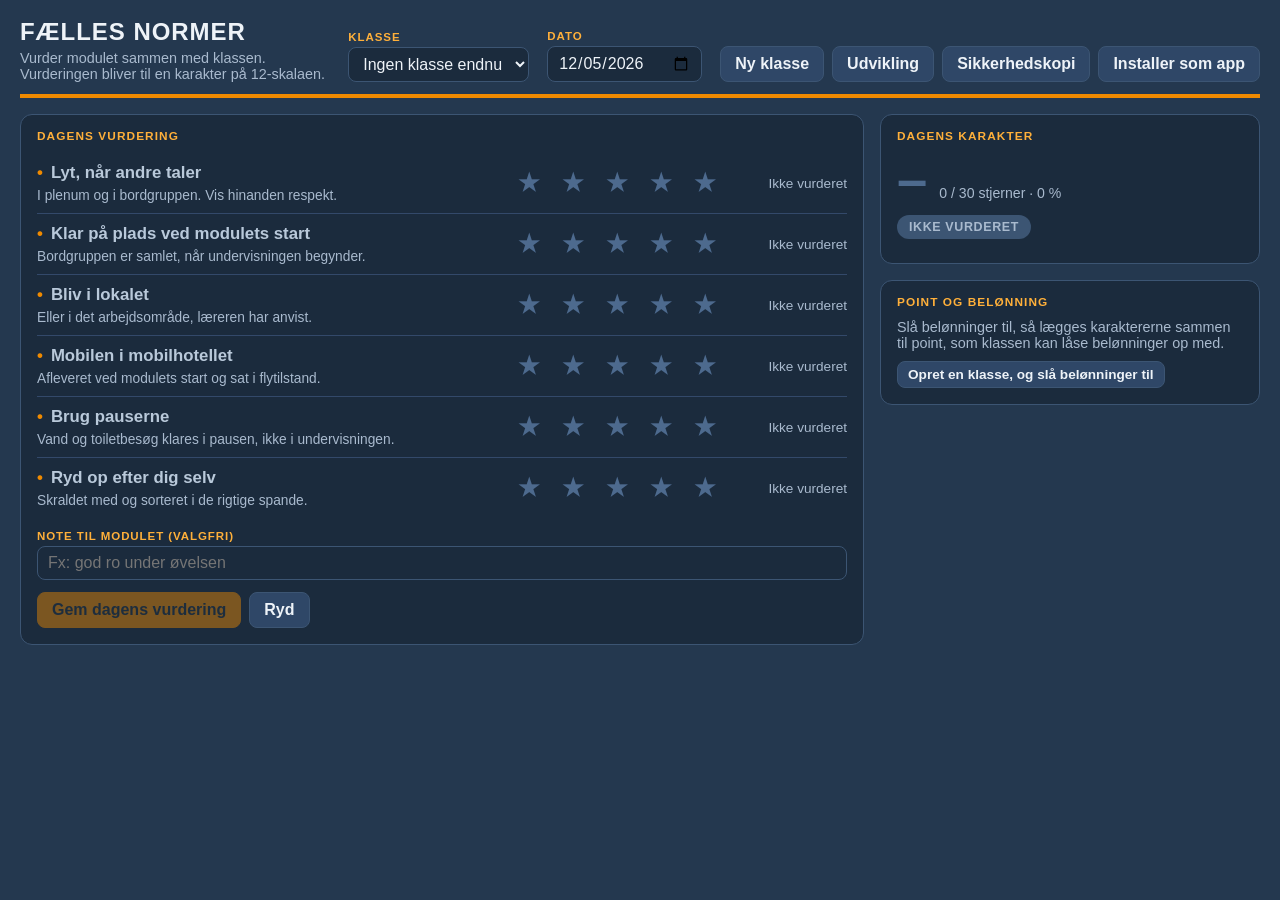
<file: vaerktoejer/normer/index.html>
<!DOCTYPE html>
<html lang="da">
<head>
<meta charset="UTF-8">
<meta name="viewport" content="width=device-width, initial-scale=1">
<title>Fælles normer - dagens vurdering</title>
<script>
// Gemte data fra den gamle adresse på kemiformler.dk følger med som #flyt=... og gemmes her én gang
(function(){
  var m = /^#flyt=(.+)$/.exec(location.hash), tilladt = ["normer.klasser"];
  if (!m) return;
  try {
    var d = JSON.parse(decodeURIComponent(m[1]));
    tilladt.forEach(function(k){
      if (typeof d[k] === 'string' && localStorage.getItem(k) === null) localStorage.setItem(k, d[k]);
    });
  } catch(e){}
  history.replaceState(null, '', location.pathname + location.search);
})();
</script>
<link rel="manifest" href="normvurdering.webmanifest">
<meta name="theme-color" content="#24384f">
<link rel="icon" href="normer-192.png" sizes="192x192" type="image/png">
<link rel="apple-touch-icon" href="normer-192.png">
<meta name="mobile-web-app-capable" content="yes">
<style>
  :root{
    --navy:#24384f;
    --navy-dyb:#1b2b3d;
    --navy-lys:#2f4767;
    --orange:#ef8a00;
    --orange-lys:#ffb03a;
    --roed:#e0403a;
    --ink:#eef3f8;
    --muted:#a9bace;
    --kant:#3c5573;
  }
  *{box-sizing:border-box;}
  [hidden]{display:none !important;}
  body{
    margin:0; padding:18px 20px 28px;
    font-family:"Segoe UI", Calibri, Arial, sans-serif;
    background:var(--navy); color:var(--ink);
  }
  h1{font-size:1.5rem; margin:0; letter-spacing:.04em; text-transform:uppercase;}
  h2{font-size:1.2rem; margin:0 0 8px;}
  .muted{color:var(--muted); font-size:.9rem;}

  .top{display:flex; align-items:flex-end; gap:12px 18px; flex-wrap:wrap; border-bottom:4px solid var(--orange); padding-bottom:12px; margin-bottom:16px;}
  .top .titel{flex:1 1 260px;}
  .felt{display:flex; flex-direction:column; gap:4px;}
  .felt label{font-size:.72rem; letter-spacing:.08em; text-transform:uppercase; color:var(--orange-lys); font-weight:700;}
  select, input[type=text], input[type=date], textarea{
    font:inherit; color:var(--ink); background:var(--navy-dyb);
    border:1px solid var(--kant); border-radius:8px; padding:7px 10px;
  }
  select:focus, input:focus, textarea:focus{outline:2px solid var(--orange); outline-offset:1px;}
  button{
    font:inherit; font-weight:600; cursor:pointer;
    background:var(--navy-lys); color:var(--ink);
    border:1px solid var(--kant); border-radius:8px; padding:8px 14px;
  }
  button:hover{background:#3a5678;}
  button.primaer{background:var(--orange); border-color:var(--orange); color:#20313f;}
  button.primaer:hover{background:var(--orange-lys);}
  button.fare{border-color:#8d3a36; color:#ffb9b5;}
  button:disabled{opacity:.45; cursor:default;}

  .layout{display:grid; grid-template-columns:minmax(0,1fr); gap:16px;}
  @media (min-width:1080px){ .layout{grid-template-columns:minmax(0,1fr) 380px;} }

  .gruppe{background:var(--navy-dyb); border:1px solid var(--kant); border-radius:12px; padding:14px 16px 16px;}
  .gruppe-hoved{font-size:.74rem; letter-spacing:.09em; text-transform:uppercase; font-weight:700; color:var(--orange-lys); margin-bottom:10px;}

  .regel{display:grid; grid-template-columns:minmax(0,1fr) auto; gap:4px 16px; align-items:center;
         padding:10px 0; border-top:1px solid #33496a;}
  .regel:first-of-type{border-top:0;}
  .regel .navn{font-size:1.05rem; font-weight:700;}
  .regel .navn .prik{color:var(--orange); margin-right:8px;}
  .regel .uddyb{grid-column:1; font-size:.86rem; color:var(--muted);}
  .stjerner{grid-column:2; grid-row:1 / span 2; display:flex; gap:4px; align-items:center;}
  .stjerne{
    width:40px; height:40px; line-height:1; font-size:1.5rem; padding:0;
    background:transparent; border:1px solid transparent; color:#4d6a8e;
    transition:transform .1s;
  }
  .stjerne:hover{background:transparent; color:var(--orange-lys); transform:scale(1.12);}
  .stjerne.fyldt{color:var(--orange);}
  .regel.urated .navn{color:#b9c9da;}
  .vurdering-tekst{min-width:118px; text-align:right; font-size:.85rem; color:var(--muted);}

  .score-tal{font-size:3.4rem; font-weight:800; line-height:1; color:var(--orange);}
  .score-tal.ingen{color:#4d6a8e;}
  .score-max{font-size:1.1rem; color:var(--muted); font-weight:600;}
  .karakter-raekke{display:flex; align-items:baseline; gap:4px 12px; flex-wrap:wrap;}
  .karakter-detalje{font-size:.88rem; color:var(--muted);}
  .stempel{display:inline-block; margin-top:8px; padding:5px 12px; border-radius:999px; font-weight:700; letter-spacing:.05em; text-transform:uppercase; font-size:.78rem;}
  .stempel.guld{background:#f5c542; color:#3a2c00;}
  .stempel.soelv{background:#cdd7e0; color:#2a3540;}
  .stempel.bronze{background:#cd8542; color:#2d1a05;}
  .stempel.ok{background:#2f5a3f; color:#d9f3e2;}
  .stempel.ingen{background:#3c5573; color:var(--muted);}
  canvas#konfetti{position:fixed; inset:0; width:100%; height:100%; pointer-events:none; z-index:40;}

  .maaler{height:12px; border-radius:999px; background:#33496a; overflow:hidden; margin:8px 0 4px; display:block;}
  .maaler > span{display:block; height:100%; background:linear-gradient(90deg,var(--orange),var(--orange-lys)); width:0;}

  .belon-liste{list-style:none; margin:0; padding:0; display:flex; flex-direction:column; gap:6px;}
  .belon-liste li{display:flex; gap:7px; align-items:baseline; font-size:.92rem; padding:5px 8px; border-radius:8px; background:#2a3f5c;}
  .belon-liste li.laast{opacity:.6;}
  .belon-liste li.naaet{background:#2f5a3f;}
  .belon-liste .krav{font-weight:700; color:var(--orange-lys); min-width:62px;}
  .belon-liste li.naaet .krav{color:#9fe6b6;}
  .belon-liste input{flex:1; min-width:0; background:transparent; border:0; border-bottom:1px dashed #4d6a8e; border-radius:0; padding:2px 0; color:inherit;}
  .belon-liste .maerke{width:11px; color:#9fe6b6; font-weight:700;}
  .belon-liste .kravfelt{flex:0 0 50px; width:50px; text-align:right; font-weight:700; color:var(--orange-lys);
                         -moz-appearance:textfield;}
  .belon-liste .kravfelt::-webkit-outer-spin-button,
  .belon-liste .kravfelt::-webkit-inner-spin-button{-webkit-appearance:none; margin:0;}
  .belon-liste li.naaet .kravfelt{color:#9fe6b6;}
  .belon-liste .p-enhed{color:var(--muted); font-size:.8rem;}
  .belon-liste .fjern{flex:0 0 auto; padding:0 7px; font-size:.95rem; line-height:1.5; background:transparent; border-color:transparent; color:var(--muted);}
  .belon-liste .fjern:hover{background:#3a5678; color:var(--ink);}
  .belon-knapper{display:flex; gap:8px; flex-wrap:wrap; margin-top:10px;}
  .belon-knapper button{padding:5px 10px; font-size:.85rem;}

  .knapraekke{display:flex; gap:8px; flex-wrap:wrap; margin-top:12px;}

  .boks{position:fixed; inset:0; background:rgba(12,20,30,.72); display:flex; align-items:center; justify-content:center; padding:20px; z-index:20;}
  .boks-indhold{background:var(--navy-dyb); border:1px solid var(--kant); border-radius:14px; padding:18px 20px; max-width:880px; width:100%; max-height:88vh; overflow:auto;}
  .boks-hoved{display:flex; align-items:center; justify-content:space-between; gap:12px; margin-bottom:12px;}

  table{border-collapse:collapse; width:100%; font-size:.9rem;}
  th, td{text-align:left; padding:6px 8px; border-bottom:1px solid #33496a;}
  th{font-size:.72rem; letter-spacing:.07em; text-transform:uppercase; color:var(--orange-lys);}
  td.tal, th.tal{text-align:right;}

  .info{background:var(--roed); color:#fff; border-radius:10px; padding:10px 12px; font-size:.9rem;}
  .fejl{color:#ffb9b5; font-size:.9rem;}
  .fanfare{position:fixed; left:50%; top:30%; transform:translate(-50%,-50%) scale(.85); z-index:30;
           background:var(--orange); color:#20313f; font-weight:800; font-size:1.5rem; padding:16px 28px; border-radius:14px;
           opacity:0; pointer-events:none; transition:opacity .25s, transform .25s; text-align:center;}
  .fanfare.vis{opacity:1; transform:translate(-50%,-50%) scale(1);}
</style>
</head>
<body>

<div class="top">
  <div class="titel">
    <h1>Fælles normer</h1>
    <p class="muted" style="margin:4px 0 0;">Vurder modulet sammen med klassen. Vurderingen bliver til en karakter på 12-skalaen.</p>
  </div>
  <div class="felt">
    <label for="klasse">Klasse</label>
    <select id="klasse"></select>
  </div>
  <div class="felt">
    <label for="dato">Dato</label>
    <input type="date" id="dato">
  </div>
  <div class="knapraekke" style="margin:0;">
    <button id="nyKlasse">Ny klasse</button>
    <button id="visHistorik">Udvikling</button>
    <button id="visBackup">Sikkerhedskopi</button>
    <button id="installer" hidden>Installer som app</button>
  </div>
</div>

<p id="ingenLager" class="info" hidden>Browseren gemmer ikke data her. Vurderingen virker, men den kan ikke huskes til næste gang.</p>

<div class="layout">
  <div class="gruppe">
    <div class="gruppe-hoved">Dagens vurdering</div>
    <div id="regler"></div>
    <div class="felt" style="margin-top:12px;">
      <label for="note">Note til modulet (valgfri)</label>
      <input type="text" id="note" placeholder="Fx: god ro under øvelsen">
    </div>
    <div class="knapraekke">
      <button class="primaer" id="gem">Gem dagens vurdering</button>
      <button id="nulstil">Ryd</button>
      <span id="gemBesked" class="muted" style="align-self:center;"></span>
    </div>
  </div>

  <div style="display:flex; flex-direction:column; gap:16px;">
    <div class="gruppe">
      <div class="gruppe-hoved">Dagens karakter</div>
      <div class="karakter-raekke">
        <span class="score-tal ingen" id="karakterTal">&ndash;</span>
        <span class="karakter-detalje"><span id="scoreTal">0</span> / 30 stjerner &middot; <span id="procentTal">0</span> %</span>
      </div>
      <div id="stempel" class="stempel ingen">Ikke vurderet</div>
      <p class="muted" id="trend" style="margin:8px 0 0;"></p>
    </div>

    <div class="gruppe">
      <div class="gruppe-hoved">Point og belønning</div>
      <div id="belonFra">
        <p class="muted" style="margin:0;">Slå belønninger til, så lægges karaktererne sammen til point, som klassen kan låse belønninger op med.</p>
        <div class="belon-knapper">
          <button id="belonTil">Slå belønninger til</button>
        </div>
      </div>
      <div id="belonPaa" hidden>
        <div><b id="pointTal">0</b> <span class="muted">point i alt, altså summen af karaktererne</span></div>
        <span class="maaler"><span id="maalerFyld"></span></span>
        <p class="muted" id="naeste" style="margin:0 0 10px;"></p>
        <ul class="belon-liste" id="belonninger"></ul>
        <div class="belon-knapper">
          <button id="belonTilfoej">Tilføj belønning</button>
          <button id="belonStandard">Gendan standard</button>
          <button id="belonFraKnap">Slå fra</button>
        </div>
        <p class="muted" style="margin:8px 0 0; font-size:.8rem;">Belønninger og pointkrav kan rettes. De gemmes sammen med klassen.</p>
      </div>
    </div>
  </div>
</div>

<div class="fanfare" id="fanfare"></div>

<div class="boks" id="boksHistorik" hidden>
  <div class="boks-indhold">
    <div class="boks-hoved">
      <h2 id="histTitel">Udvikling</h2>
      <button data-luk="boksHistorik">Luk</button>
    </div>
    <div id="histTom" class="muted" hidden>Der er ingen gemte vurderinger for klassen endnu.</div>
    <div id="histIndhold">
      <div id="graf"></div>
      <h2 style="margin-top:16px;">Gennemsnit pr. norm</h2>
      <p class="muted" style="margin:0 0 6px;">Seneste fem vurderinger, med gennemsnittet af alle i parentes.</p>
      <div id="normSnit"></div>
      <h2 style="margin-top:16px;">Gemte moduler</h2>
      <table>
        <thead><tr><th>Dato</th><th>Note</th><th class="tal">Stjerner</th><th class="tal">Karakter</th><th></th></tr></thead>
        <tbody id="histTabel"></tbody>
      </table>
    </div>
  </div>
</div>

<div class="boks" id="boksBackup" hidden>
  <div class="boks-indhold">
    <div class="boks-hoved">
      <h2>Sikkerhedskopi</h2>
      <button data-luk="boksBackup">Luk</button>
    </div>
    <p class="muted">Data ligger kun i denne browser på denne computer. Appen og browseren bruger de samme data. Kopier teksten til en fil, hvis den skal med over på en anden computer, eller indsæt en tidligere kopi og tryk Indlæs.</p>
    <p class="muted" id="lagerStatus" style="margin-top:-4px;"></p>
    <textarea id="backupTekst" rows="10" style="width:100%; font-family:Consolas, monospace; font-size:.8rem;"></textarea>
    <div class="knapraekke">
      <button id="backupKopier">Kopier</button>
      <button id="backupIndlaes">Indlæs fra tekst</button>
      <span id="backupBesked" class="muted" style="align-self:center;"></span>
    </div>
  </div>
</div>

<div class="boks" id="boksInstaller" hidden>
  <div class="boks-indhold" style="max-width:520px;">
    <div class="boks-hoved">
      <h2>Installer som app</h2>
      <button data-luk="boksInstaller">Luk</button>
    </div>
    <p class="muted" style="margin-top:0;">Browseren tilbyder det ikke lige nu. Gør det i stedet fra menuen:</p>
    <ul class="muted" style="margin:0; padding-left:18px; line-height:1.6;">
      <li><b>Chrome:</b> ikonet i adresselinjen, eller menuen ⋮ &rarr; Cast, gem og del &rarr; Installer side som app.</li>
      <li><b>Edge:</b> menuen ⋯ &rarr; Apps &rarr; Installer dette websted som en app.</li>
      <li><b>Safari på iPad:</b> Del &rarr; Føj til hjemmeskærm.</li>
    </ul>
    <p class="muted">Er siden allerede installeret, står den under Apps i browseren. Appen bruger de samme gemte klasser som browseren.</p>
  </div>
</div>

<script>
(function(){
  "use strict";

  var REGLER = [
    { navn:'Lyt, når andre taler', uddyb:'I plenum og i bordgruppen. Vis hinanden respekt.' },
    { navn:'Klar på plads ved modulets start', uddyb:'Bordgruppen er samlet, når undervisningen begynder.' },
    { navn:'Bliv i lokalet', uddyb:'Eller i det arbejdsområde, læreren har anvist.' },
    { navn:'Mobilen i mobilhotellet', uddyb:'Afleveret ved modulets start og sat i flytilstand.' },
    { navn:'Brug pauserne', uddyb:'Vand og toiletbesøg klares i pausen, ikke i undervisningen.' },
    { navn:'Ryd op efter dig selv', uddyb:'Skraldet med og sorteret i de rigtige spande.' }
  ];
  var NIVEAU = ['Ikke vurderet','Gik galt','Kan gøres bedre','Nogenlunde','Godt','Forbilledligt'];
  var MAX = REGLER.length * 5;
  // Karakteren følger antallet af stjerner. Procenten er andelen af de 30 mulige.
  var KARAKTERER = [
    { fra:27, vaerdi:12, tekst:'12', stempel:'Guldmodul',    klasse:'guld'   },
    { fra:25, vaerdi:10, tekst:'10', stempel:'Sølvmodul',    klasse:'soelv'  },
    { fra:21, vaerdi:7,  tekst:'7',  stempel:'Bronzemodul',  klasse:'bronze' },
    { fra:18, vaerdi:4,  tekst:'4',  stempel:'Godkendt',     klasse:'ok'     },
    { fra:15, vaerdi:2,  tekst:'02', stempel:'Godkendt',     klasse:'ok'     },
    { fra:9,  vaerdi:0,  tekst:'00', stempel:'Under normen', klasse:'ingen'  },
    { fra:0,  vaerdi:-3, tekst:'-3', stempel:'Under normen', klasse:'ingen'  }
  ];

  var STANDARD_BELON = [
    { krav:25,  tekst:'Musik i arbejdsfaser' },
    { krav:75,  tekst:'Fem minutters ekstra pause' },
    { krav:175, tekst:'Godbid til holdet' },
    { krav:250, tekst:'Holdet vælger aktiviteten i et modul' }
  ];
  // Tidligere standardlister. En klasse, der stadig har en af dem uændret, får
  // den nye standard. Er listen rettet af læreren, bliver den stående.
  var GAMLE_STANDARDER = [
    '100:Musik i arbejdsfaser|250:Frit pladsvalg i ét modul|450:Fem minutters ekstra pause|700:Kage eller frugt til holdet|1000:Holdet vælger aktiviteten i et modul',
    '100:Musik i arbejdsfaser|250:Demonstrationsforsøg sidst i modulet|450:Fem minutters ekstra pause|700:Godbid til holdet|1000:Kemishow med de store forsøg',
    '100:Musik i arbejdsfaser|250:Fem minutters ekstra pause|450:Frit pladsvalg i ét modul|700:Godbid til holdet|1000:Holdet vælger aktiviteten i et modul'
  ];
  function belonNoegle(liste){
    return (liste || []).map(function(b){ return b.krav + ':' + b.tekst; }).join('|');
  }

  var EKSTRA_INTERVAL = 100;
  var STORE_KEY = 'normer.klasser';
  var lagerOk = (function(){ try{ localStorage.getItem(STORE_KEY); return true; }catch(e){ return false; } })();
  if(!lagerOk) document.getElementById('ingenLager').hidden = false;

  var data = laes();
  var aktiv = (data.aktiv && data.klasser[data.aktiv]) ? data.aktiv : (Object.keys(data.klasser)[0] || null);
  var scores = tomScore();

  function tomScore(){ return REGLER.map(function(){ return 0; }); }

  function laes(){
    if(lagerOk){
      try{
        var d = JSON.parse(localStorage.getItem(STORE_KEY));
        if(d && d.klasser){
          Object.keys(d.klasser).forEach(function(navn){
            var k = d.klasser[navn];
            if(GAMLE_STANDARDER.indexOf(belonNoegle(k.belonninger)) !== -1){
              k.belonninger = standardBelon();
            }
            // Klasser fra før karakterskalaen havde altid belønninger fremme.
            if(k.belonAktiv === undefined) k.belonAktiv = true;
          });
          return d;
        }
      }catch(e){}
    }
    return { klasser:{}, aktiv:null };
  }
  function skriv(){
    data.aktiv = aktiv;
    if(!lagerOk) return false;
    try{ localStorage.setItem(STORE_KEY, JSON.stringify(data)); return true; }
    catch(e){ return false; }
  }
  function standardBelon(){
    return STANDARD_BELON.map(function(b){ return { krav:b.krav, tekst:b.tekst }; });
  }
  function nyKlasseData(){
    return { moduler:[], belonninger:standardBelon(), belonAktiv:false };
  }
  function klasse(){ return aktiv ? data.klasser[aktiv] : null; }
  function samletPoint(){
    var k = klasse(); if(!k) return 0;
    return k.moduler.reduce(function(s,m){ return s + modulPoint(m); }, 0);
  }
  // Moduler gemt før karakterskalaen har et point-tal fra den gamle model.
  // Point regnes derfor altid ud fra modulets score.
  function modulPoint(m){ return karakterFor(m.score).vaerdi; }

  function andelFor(sum){ return sum / MAX; }
  function karakterFor(sum){
    for(var i = 0; i < KARAKTERER.length; i++){
      if(sum >= KARAKTERER[i].fra) return KARAKTERER[i];
    }
    return KARAKTERER[KARAKTERER.length - 1];
  }

  // ---------- Reglerne ----------
  var reglerEl = document.getElementById('regler');
  REGLER.forEach(function(r, i){
    var rk = document.createElement('div');
    rk.className = 'regel urated';
    rk.innerHTML = '<div class="navn"><span class="prik">&bull;</span>' + r.navn + '</div>' +
                   '<div class="uddyb">' + r.uddyb + '</div>';
    var stj = document.createElement('div');
    stj.className = 'stjerner';
    for(var s=1; s<=5; s++){
      var b = document.createElement('button');
      b.className = 'stjerne';
      b.type = 'button';
      b.dataset.regel = i; b.dataset.vaerdi = s;
      b.title = NIVEAU[s];
      b.setAttribute('aria-label', r.navn + ': ' + NIVEAU[s]);
      b.textContent = '★';
      stj.appendChild(b);
    }
    var txt = document.createElement('div');
    txt.className = 'vurdering-tekst';
    txt.dataset.tekst = i;
    stj.appendChild(txt);
    rk.appendChild(stj);
    reglerEl.appendChild(rk);
  });

  reglerEl.addEventListener('click', function(ev){
    var b = ev.target.closest('.stjerne');
    if(!b) return;
    var i = +b.dataset.regel, v = +b.dataset.vaerdi;
    scores[i] = (scores[i] === v) ? 0 : v;   // klik på samme stjerne fjerner vurderingen igen
    tegnScore();
  });

  function tegnScore(){
    var kort = reglerEl.querySelectorAll('.regel');
    scores.forEach(function(v, i){
      kort[i].classList.toggle('urated', v === 0);
      Array.prototype.forEach.call(kort[i].querySelectorAll('.stjerne'), function(s){
        s.classList.toggle('fyldt', +s.dataset.vaerdi <= v);
      });
      kort[i].querySelector('[data-tekst]').textContent = NIVEAU[v];
    });
    var sum = scores.reduce(function(a,b){ return a+b; }, 0);
    var mangler = scores.indexOf(0) !== -1;
    var kar = karakterFor(sum);

    document.getElementById('scoreTal').textContent = sum;
    document.getElementById('procentTal').textContent = mangler ? 0 : Math.round(andelFor(sum) * 100);
    var kt = document.getElementById('karakterTal');
    kt.textContent = mangler ? '–' : kar.tekst;
    kt.className = 'score-tal' + (mangler ? ' ingen' : '');

    var st = document.getElementById('stempel');
    st.className = 'stempel ' + (mangler ? 'ingen' : kar.klasse);
    st.textContent = mangler ? 'Ikke vurderet' : kar.stempel;

    document.getElementById('gem').disabled = mangler;
    tegnTrend(sum);
  }

  function tegnTrend(sum){
    var k = klasse(), el = document.getElementById('trend');
    if(!k || !k.moduler.length){ el.textContent = k ? 'Første vurdering af klassen.' : ''; return; }
    var sidste = k.moduler.slice(-3);
    var snit = sidste.reduce(function(a,m){ return a + m.score; }, 0) / sidste.length;
    if(scores.indexOf(0) !== -1){
      el.textContent = 'Seneste ' + sidste.length + ' moduler: ' + snit.toFixed(1) + ' i snit.';
      return;
    }
    var d = sum - snit;
    var pil = d > 0.5 ? '▲ ' : (d < -0.5 ? '▼ ' : '▬ ');
    el.textContent = pil + 'Seneste ' + sidste.length + ' moduler: ' + snit.toFixed(1) + ' i snit. Forskel: ' +
                     (d >= 0 ? '+' : '') + d.toFixed(1) + '. Karakter i dag: ' + karakterFor(sum).tekst + '.';
  }

  // ---------- Klasser ----------
  var vaelger = document.getElementById('klasse');
  function tegnKlasser(){
    var navne = Object.keys(data.klasser).sort(function(a,b){ return a.localeCompare(b,'da'); });
    vaelger.innerHTML = '';
    if(!navne.length){
      var o = document.createElement('option');
      o.value = ''; o.textContent = 'Ingen klasse endnu';
      vaelger.appendChild(o);
    }
    navne.forEach(function(n){
      var o = document.createElement('option');
      o.value = n; o.textContent = n;
      if(n === aktiv) o.selected = true;
      vaelger.appendChild(o);
    });
  }
  vaelger.addEventListener('change', function(){
    aktiv = vaelger.value || null;
    scores = tomScore();
    document.getElementById('gemBesked').textContent = '';
    skriv(); tegnAlt();
  });
  document.getElementById('nyKlasse').addEventListener('click', function(){
    var navn = (prompt('Navn på klassen, fx 1.x Kemi C:') || '').trim();
    if(!navn) return;
    if(!data.klasser[navn]) data.klasser[navn] = nyKlasseData();
    aktiv = navn; scores = tomScore();
    skriv(); tegnAlt();
  });

  // ---------- Belønninger ----------
  var belonEl = document.getElementById('belonninger');
  function tegnBelonninger(){
    var k = klasse();
    var paa = !!(k && k.belonAktiv);
    document.getElementById('belonFra').hidden = paa;
    document.getElementById('belonPaa').hidden = !paa;
    var til = document.getElementById('belonTil');
    til.textContent = k ? 'Slå belønninger til' : 'Opret en klasse, og slå belønninger til';
    if(!paa) return;

    belonEl.innerHTML = '';
    document.getElementById('pointTal').textContent = samletPoint();
    var liste = k.belonninger;
    var point = samletPoint();
    document.getElementById('belonTilfoej').disabled = !k;
    document.getElementById('belonStandard').disabled = !k;
    var naeste = null;
    liste.forEach(function(b, i){
      var li = document.createElement('li');
      var naaet = point >= b.krav;
      li.className = naaet ? 'naaet' : 'laast';

      var maerke = document.createElement('span');
      maerke.className = 'maerke';
      maerke.textContent = naaet ? '✓' : '';

      var kravInp = document.createElement('input');
      kravInp.type = 'number'; kravInp.className = 'kravfelt';
      kravInp.min = '1'; kravInp.step = '5'; kravInp.value = b.krav;
      kravInp.disabled = !k;
      kravInp.setAttribute('aria-label', 'Point der kræves for: ' + b.tekst);
      kravInp.addEventListener('change', function(){
        var tal = Math.round(parseFloat(kravInp.value));
        if(!isFinite(tal) || tal < 1){ kravInp.value = liste[i].krav; return; }
        liste[i].krav = tal;
        liste.sort(function(a, c){ return a.krav - c.krav; });
        skriv(); tegnBelonninger();
      });

      var enhed = document.createElement('span');
      enhed.className = 'p-enhed'; enhed.textContent = 'p';

      var inp = document.createElement('input');
      inp.type = 'text'; inp.value = b.tekst; inp.title = b.tekst;
      inp.disabled = !k;
      inp.setAttribute('aria-label', 'Belønning ved ' + b.krav + ' point');
      inp.addEventListener('change', function(){
        liste[i].tekst = inp.value.trim() || ('Belønning ' + (i+1));
        inp.value = liste[i].tekst;
        skriv(); tegnBelonninger();
      });

      var fjern = document.createElement('button');
      fjern.className = 'fjern'; fjern.textContent = '×';
      fjern.title = 'Fjern belønningen';
      fjern.setAttribute('aria-label', 'Fjern: ' + b.tekst);
      fjern.disabled = !k || liste.length < 2;
      fjern.addEventListener('click', function(){
        if(!confirm('Fjern belønningen "' + liste[i].tekst + '"?')) return;
        liste.splice(i, 1);
        skriv(); tegnBelonninger();
      });

      li.appendChild(maerke); li.appendChild(kravInp); li.appendChild(enhed);
      li.appendChild(inp); li.appendChild(fjern);
      belonEl.appendChild(li);
      if(!naaet && naeste === null) naeste = b;
    });
    if(naeste){
      var forrige = 0;
      liste.forEach(function(b){ if(b.krav < naeste.krav && b.krav > forrige) forrige = b.krav; });
      var andel = (point - forrige) / (naeste.krav - forrige);
      document.getElementById('maalerFyld').style.width = Math.max(0, Math.min(1, andel)) * 100 + '%';
      document.getElementById('naeste').textContent =
        Math.max(0, naeste.krav - point) + ' point til: ' + naeste.tekst;
    } else {
      // Stigen er kørt til ende. Herefter gentages topbelønningen som ekstrarunder.
      var top = liste[liste.length - 1];
      var over = point - top.krav;
      var runder = ekstraRunder(point, liste);
      document.getElementById('maalerFyld').style.width = (over % EKSTRA_INTERVAL) / EKSTRA_INTERVAL * 100 + '%';
      document.getElementById('naeste').textContent =
        (EKSTRA_INTERVAL - (over % EKSTRA_INTERVAL)) + ' point til en ekstrarunde: ' + top.tekst +
        (runder ? ' (optjent ' + runder + (runder === 1 ? ' gang)' : ' gange)') : '');

      var li = document.createElement('li');
      li.className = runder ? 'naaet' : 'laast';
      var krav = document.createElement('span');
      krav.className = 'krav';
      krav.textContent = (runder ? '✓ ' : '') + '+' + EKSTRA_INTERVAL + 'p';
      var txt = document.createElement('span');
      txt.style.flex = '1';
      txt.textContent = 'Ekstrarunde: ' + top.tekst;
      li.appendChild(krav); li.appendChild(txt);
      belonEl.appendChild(li);
    }
  }

  // Efter den sidste belønning gentages topbelønningen for hver EKSTRA_INTERVAL point.
  function ekstraRunder(point, liste){
    var top = liste[liste.length - 1];
    if(point < top.krav) return 0;
    return Math.floor((point - top.krav) / EKSTRA_INTERVAL);
  }

  document.getElementById('belonTilfoej').addEventListener('click', function(){
    var k = klasse(); if(!k) return;
    var top = k.belonninger.length ? k.belonninger[k.belonninger.length - 1].krav : 0;
    k.belonninger.push({ krav: top + 50, tekst:'Ny belønning' });
    skriv(); tegnBelonninger();
    var felter = belonEl.querySelectorAll('input[type=text]');
    if(felter.length){ var sidste = felter[felter.length - 1]; sidste.focus(); sidste.select(); }
  });

  document.getElementById('belonStandard').addEventListener('click', function(){
    var k = klasse(); if(!k) return;
    if(!confirm('Erstat klassens belønninger med standardlisten?')) return;
    k.belonninger = standardBelon();
    skriv(); tegnBelonninger();
  });

  // Belønninger er slået fra, indtil læreren selv tænder for dem. De hører til
  // en klasse, så mangler den, oprettes den samtidig.
  document.getElementById('belonTil').addEventListener('click', function(){
    var k = klasse();
    if(!k){
      var navn = (prompt('Belønninger hører til en klasse.\nNavn på klassen, fx 1.x Kemi C:') || '').trim();
      if(!navn) return;
      if(!data.klasser[navn]) data.klasser[navn] = nyKlasseData();
      aktiv = navn;
      k = klasse();
    }
    if(!k.belonninger || !k.belonninger.length) k.belonninger = standardBelon();
    k.belonAktiv = true;
    skriv(); tegnAlt();
  });

  document.getElementById('belonFraKnap').addEventListener('click', function(){
    var k = klasse(); if(!k) return;
    k.belonAktiv = false;
    skriv(); tegnBelonninger();
  });

  // ---------- Gem modul ----------
  document.getElementById('gem').addEventListener('click', function(){
    if(scores.indexOf(0) !== -1) return;
    if(!aktiv){
      var navn = (prompt('Navn på klassen, fx 1.x Kemi C:') || '').trim();
      if(!navn) return;
      if(!data.klasser[navn]) data.klasser[navn] = nyKlasseData();
      aktiv = navn;
    }
    var k = klasse();
    var sum = scores.reduce(function(a,b){ return a+b; }, 0);
    var kar = karakterFor(sum);
    var point = kar.vaerdi;
    var foer = samletPoint();
    k.moduler.push({
      dato: document.getElementById('dato').value || idag(),
      score: sum, point: point,
      normer: scores.slice(),
      note: document.getElementById('note').value.trim()
    });
    k.moduler.sort(function(a,b){ return a.dato < b.dato ? -1 : (a.dato > b.dato ? 1 : 0); });
    var gemt = skriv();
    var efter = samletPoint();
    var laast = [];
    if(k.belonAktiv){
      laast = k.belonninger.filter(function(b){ return b.krav > foer && b.krav <= efter; })
                           .map(function(b){ return b.tekst; });
      if(ekstraRunder(efter, k.belonninger) > ekstraRunder(foer, k.belonninger)){
        laast.push('ekstrarunde med ' + k.belonninger[k.belonninger.length - 1].tekst);
      }
    }
    var besked = document.getElementById('gemBesked');
    besked.textContent = gemt ? 'Gemt.' : 'Talt med, men ikke gemt i browseren.';
    besked.className = gemt ? 'muted' : 'fejl';
    var tekst = 'Karakteren ' + kar.tekst + ' til ' + aktiv;
    if(k.belonAktiv) tekst += '\n' + (point >= 0 ? '+' : '') + point + ' point, i alt ' + efter;
    if(laast.length) tekst += '\nBelønning låst op: ' + laast.join(', ');
    fanfare(tekst);
    if(kar.vaerdi >= 10 || laast.length) konfetti();
    scores = tomScore();
    document.getElementById('note').value = '';
    tegnAlt();
  });

  document.getElementById('nulstil').addEventListener('click', function(){
    scores = tomScore();
    document.getElementById('note').value = '';
    document.getElementById('gemBesked').textContent = '';
    tegnScore();
  });

  var fanfareTimer = null;
  function fanfare(tekst){
    var el = document.getElementById('fanfare');
    el.textContent = '';
    tekst.split('\n').forEach(function(linje, i){
      var d = document.createElement('div');
      d.textContent = linje;
      if(i) d.style.fontSize = '1rem';
      el.appendChild(d);
    });
    el.classList.add('vis');
    clearTimeout(fanfareTimer);
    fanfareTimer = setTimeout(function(){ el.classList.remove('vis'); }, 2800);
  }

  // ---------- Konfetti ----------
  var konfettiEl = null, konfettiBillede = null;
  function konfetti(){
    if(window.matchMedia && window.matchMedia('(prefers-reduced-motion: reduce)').matches) return;
    if(!konfettiEl){
      konfettiEl = document.createElement('canvas');
      konfettiEl.id = 'konfetti';
      konfettiEl.setAttribute('aria-hidden', 'true');
      document.body.appendChild(konfettiEl);
    }
    var ctx = konfettiEl.getContext('2d');
    var bredde = konfettiEl.width = window.innerWidth;
    var hoejde = konfettiEl.height = window.innerHeight;
    var farver = ['#ef8a00','#ffb03a','#f5c542','#eef3f8','#7fd6a0','#5aa9e6'];
    var stykker = [];
    for(var i = 0; i < 150; i++){
      stykker.push({
        x: Math.random() * bredde,
        y: -10 - Math.random() * hoejde * 0.35,
        br: 6 + Math.random() * 6,
        hj: 9 + Math.random() * 9,
        fart: 3 + Math.random() * 4.2,
        drej: Math.random() * Math.PI,
        drejFart: (Math.random() - 0.5) * 0.24,
        sving: 0.5 + Math.random() * 1.5,
        farve: farver[i % farver.length]
      });
    }
    var start = null;
    if(konfettiBillede) cancelAnimationFrame(konfettiBillede);
    function tegn(nu){
      if(start === null) start = nu;
      var gaaet = nu - start;
      ctx.clearRect(0, 0, bredde, hoejde);
      stykker.forEach(function(p){
        p.y += p.fart;
        p.x += Math.sin(p.y / 38) * p.sving;
        p.drej += p.drejFart;
        ctx.save();
        ctx.translate(p.x, p.y);
        ctx.rotate(p.drej);
        ctx.globalAlpha = gaaet > 2600 ? Math.max(0, 1 - (gaaet - 2600) / 900) : 1;
        ctx.fillStyle = p.farve;
        ctx.fillRect(-p.br / 2, -p.hj / 2, p.br, p.hj);
        ctx.restore();
      });
      if(gaaet < 3500){
        konfettiBillede = requestAnimationFrame(tegn);
      } else {
        ctx.clearRect(0, 0, bredde, hoejde);
        konfettiBillede = null;
      }
    }
    konfettiBillede = requestAnimationFrame(tegn);
  }

  // ---------- Historik ----------
  function visBoks(id, vis){ document.getElementById(id).hidden = !vis; }
  Array.prototype.forEach.call(document.querySelectorAll('[data-luk]'), function(b){
    b.addEventListener('click', function(){ visBoks(b.dataset.luk, false); });
  });
  document.getElementById('visHistorik').addEventListener('click', function(){
    tegnHistorik(); visBoks('boksHistorik', true);
  });
  document.addEventListener('keydown', function(ev){
    if(ev.key === 'Escape'){ visBoks('boksHistorik', false); visBoks('boksBackup', false); visBoks('boksInstaller', false); }
  });

  function tegnHistorik(){
    var k = klasse();
    document.getElementById('histTitel').textContent = 'Udvikling' + (aktiv ? ': ' + aktiv : '');
    var tom = !k || !k.moduler.length;
    document.getElementById('histTom').hidden = !tom;
    document.getElementById('histIndhold').hidden = tom;
    if(tom) return;

    document.getElementById('graf').innerHTML = graf(k.moduler.slice(-14));

    var sidste5 = k.moduler.slice(-5);
    document.getElementById('normSnit').innerHTML = REGLER.map(function(r, i){
      var alle = gns(k.moduler.map(function(m){ return m.normer[i]; }));
      var ny = gns(sidste5.map(function(m){ return m.normer[i]; }));
      var pct = ny / 5 * 100;
      return '<div style="display:grid; grid-template-columns:minmax(0,1fr) 140px 130px; gap:10px; align-items:center; padding:4px 0;">' +
             '<span>' + r.navn + '</span>' +
             '<span class="maaler" style="margin:0;"><span style="width:' + pct.toFixed(0) + '%"></span></span>' +
             '<span class="muted" style="text-align:right;">' + ny.toFixed(1) + ' (alle ' + alle.toFixed(1) + ')</span></div>';
    }).join('');

    var tb = document.getElementById('histTabel');
    tb.innerHTML = '';
    k.moduler.slice().reverse().forEach(function(m){
      var tr = document.createElement('tr');
      tr.innerHTML = '<td>' + datoTekst(m.dato) + '</td><td>' + undslip(m.note || '') + '</td>' +
                     '<td class="tal">' + m.score + ' / ' + MAX + '</td>' +
                     '<td class="tal">' + karakterFor(m.score).tekst + '</td>';
      var td = document.createElement('td');
      var slet = document.createElement('button');
      slet.className = 'fare'; slet.textContent = 'Slet';
      slet.addEventListener('click', function(){
        if(!confirm('Slet vurderingen fra ' + datoTekst(m.dato) + '?')) return;
        var idx = k.moduler.indexOf(m);
        if(idx !== -1) k.moduler.splice(idx, 1);
        skriv(); tegnHistorik(); tegnBelonninger();
      });
      td.appendChild(slet); tr.appendChild(td);
      tb.appendChild(tr);
    });
  }

  function gns(a){ return a.length ? a.reduce(function(x,y){ return x+y; }, 0) / a.length : 0; }

  function graf(moduler){
    var b = 44, mellem = 14, h = 200, top = 18, bund = 40;
    var bredde = Math.max(340, moduler.length * (b + mellem) + 24);
    var hoejde = h + top + bund;
    var s = '<svg viewBox="0 0 ' + bredde + ' ' + hoejde + '" width="' + bredde + '" height="' + hoejde + '" role="img" aria-label="Score for de seneste moduler">';
    [0, 10, 20, 30].forEach(function(v){
      var y = top + h - v / MAX * h;
      s += '<line x1="22" y1="' + y + '" x2="' + bredde + '" y2="' + y + '" stroke="#33496a" stroke-width="1"/>';
      s += '<text x="0" y="' + (y + 4) + '" fill="#a9bace" font-size="11">' + v + '</text>';
    });
    moduler.forEach(function(m, i){
      var x = 26 + i * (b + mellem);
      var bh = m.score / MAX * h;
      var kar = karakterFor(m.score);
      var farve = kar.vaerdi >= 12 ? '#f5c542' : (kar.vaerdi >= 10 ? '#cdd7e0'
                : (kar.vaerdi >= 7 ? '#cd8542' : (kar.vaerdi >= 2 ? '#5aa9e6' : '#e0403a')));
      s += '<rect x="' + x + '" y="' + (top + h - bh) + '" width="' + b + '" height="' + bh + '" rx="4" fill="' + farve + '">' +
           '<title>' + m.score + ' af ' + MAX + ' stjerner</title></rect>';
      s += '<text x="' + (x + b/2) + '" y="' + (top + h - bh - 5) + '" fill="#eef3f8" font-size="12" font-weight="700" text-anchor="middle">' + kar.tekst + '</text>';
      s += '<text x="' + (x + b/2) + '" y="' + (top + h + 17) + '" fill="#a9bace" font-size="11" text-anchor="middle">' + kortDato(m.dato) + '</text>';
    });
    s += '</svg>';
    return '<div style="overflow-x:auto;">' + s + '</div>';
  }

  function kortDato(d){
    var p = String(d).split('-');
    return p.length === 3 ? (+p[2]) + '/' + (+p[1]) : d;
  }
  function datoTekst(d){
    var p = String(d).split('-');
    return p.length === 3 ? (+p[2]) + '/' + (+p[1]) + ' ' + p[0] : d;
  }
  function undslip(t){
    return String(t).replace(/&/g,'&amp;').replace(/</g,'&lt;').replace(/>/g,'&gt;');
  }
  function idag(){
    var d = new Date();
    var m = String(d.getMonth()+1), da = String(d.getDate());
    if(m.length < 2) m = '0' + m;
    if(da.length < 2) da = '0' + da;
    return d.getFullYear() + '-' + m + '-' + da;
  }

  // ---------- Sikkerhedskopi ----------
  document.getElementById('visBackup').addEventListener('click', function(){
    document.getElementById('backupTekst').value = JSON.stringify(data);
    document.getElementById('backupBesked').textContent = '';
    visBoks('boksBackup', true);
  });
  document.getElementById('backupKopier').addEventListener('click', function(){
    var t = document.getElementById('backupTekst');
    t.select();
    try{ document.execCommand('copy'); document.getElementById('backupBesked').textContent = 'Kopieret.'; }
    catch(e){ document.getElementById('backupBesked').textContent = 'Kopier med Ctrl+C.'; }
  });
  document.getElementById('backupIndlaes').addEventListener('click', function(){
    var besked = document.getElementById('backupBesked');
    try{
      var d = JSON.parse(document.getElementById('backupTekst').value);
      if(!d || !d.klasser) throw new Error('mangler klasser');
      if(!confirm('Erstat de gemte klasser i denne browser?')) return;
      data = d;
      aktiv = (data.aktiv && data.klasser[data.aktiv]) ? data.aktiv : (Object.keys(data.klasser)[0] || null);
      scores = tomScore();
      skriv(); tegnAlt();
      besked.textContent = 'Indlæst.'; besked.className = 'muted';
    }catch(e){
      besked.textContent = 'Teksten kunne ikke læses.'; besked.className = 'fejl';
    }
  });

  // ---------- Installer som app ----------
  // Appen er den samme side i sit eget vindue. Den bruger samme lager som
  // browseren, så klasserne følger med begge veje.
  var installKnap = document.getElementById('installer');
  var installTilbud = null;
  var paaNettet = location.protocol === 'http:' || location.protocol === 'https:';
  var somApp = (window.matchMedia && window.matchMedia('(display-mode: standalone)').matches)
               || window.navigator.standalone === true;

  if(paaNettet && !somApp) installKnap.hidden = false;

  window.addEventListener('beforeinstallprompt', function(e){
    e.preventDefault();
    installTilbud = e;
    if(!somApp) installKnap.hidden = false;
  });

  installKnap.addEventListener('click', function(){
    if(!installTilbud){ visBoks('boksInstaller', true); return; }
    installTilbud.prompt();
    installTilbud.userChoice.then(function(svar){
      if(svar && svar.outcome === 'accepted'){ installKnap.hidden = true; sikrLager(); }
      installTilbud = null;
    });
  });

  window.addEventListener('appinstalled', function(){
    installKnap.hidden = true;
    sikrLager();
  });

  // Beder browseren om at beholde data, selv når den rydder op i plads.
  function sikrLager(){
    if(!(navigator.storage && navigator.storage.persist)){ visLagerStatus(null); return; }
    navigator.storage.persist().then(visLagerStatus, function(){ visLagerStatus(null); });
  }
  function visLagerStatus(varigt){
    var el = document.getElementById('lagerStatus');
    if(!el) return;
    el.textContent = varigt
      ? 'Browseren har lovet at beholde disse data, også når den rydder op i plads.'
      : 'Browseren beholder normalt data, men kan rydde dem, hvis der bliver meget lidt plads. Tag en kopi en gang imellem.';
  }
  if(paaNettet) sikrLager(); else visLagerStatus(null);

  if(paaNettet && 'serviceWorker' in navigator){
    window.addEventListener('load', function(){
      navigator.serviceWorker.register('normvurdering-sw.js').catch(function(){});
    });
  }

  function tegnAlt(){ tegnKlasser(); tegnScore(); tegnBelonninger(); }

  document.getElementById('dato').value = idag();
  tegnAlt();
})();
</script>
</body>
</html>
</file>
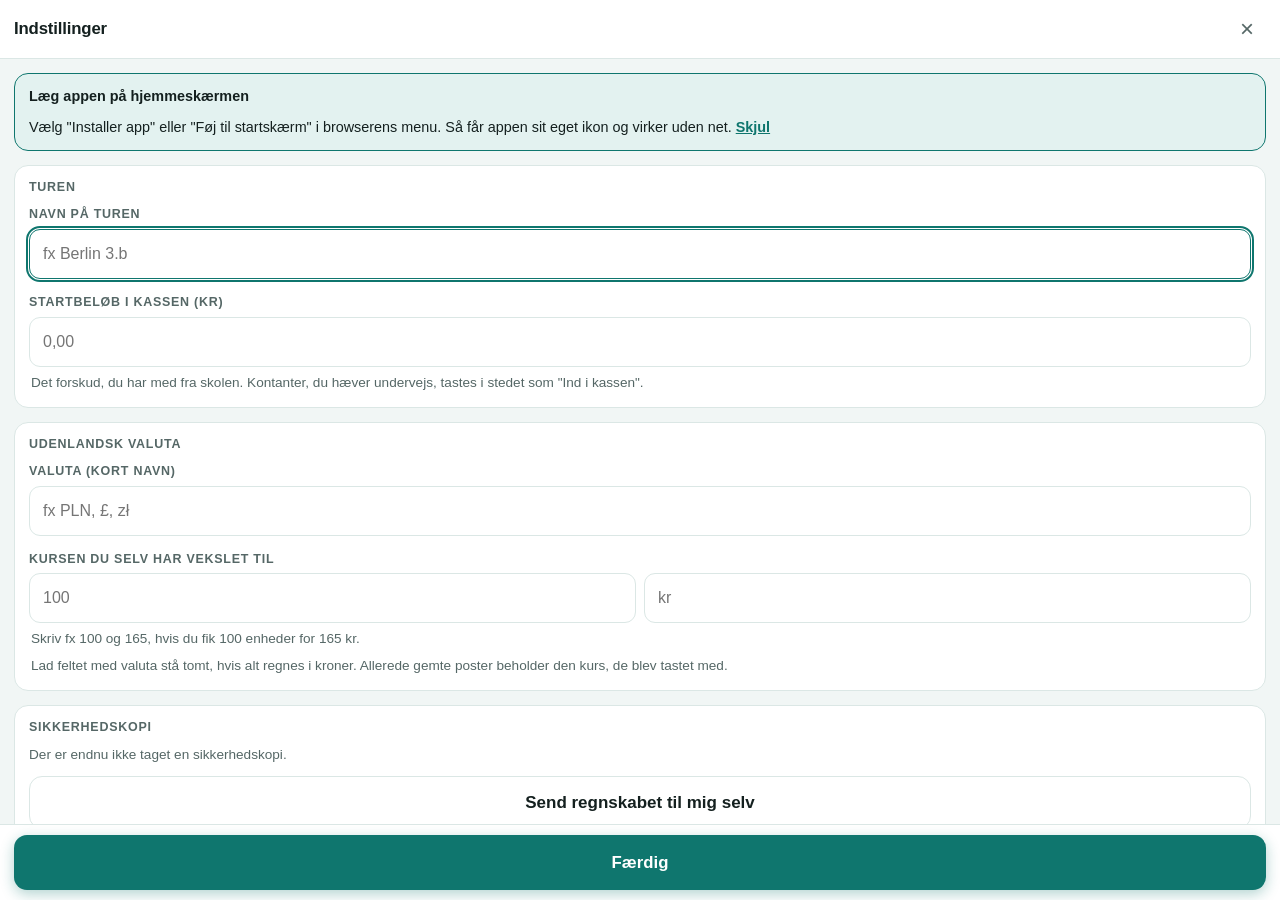
<file: vaerktoejer/rejsekasse/index.html>
<!DOCTYPE html>
<html lang="da">
<head>
<meta charset="UTF-8">
<meta name="viewport" content="width=device-width, initial-scale=1, viewport-fit=cover">
<title>Rejsekasse</title>
<script>
// Gemte data fra den gamle adresse på kemiformler.dk følger med som #flyt=... og gemmes her én gang
(function(){
  var m = /^#flyt=(.+)$/.exec(location.hash), tilladt = ["mg-rejsekasse-v1"];
  if (!m) return;
  try {
    var d = JSON.parse(decodeURIComponent(m[1]));
    tilladt.forEach(function(k){
      if (typeof d[k] === 'string' && localStorage.getItem(k) === null) localStorage.setItem(k, d[k]);
    });
  } catch(e){}
  history.replaceState(null, '', location.pathname + location.search);
})();
</script>
<meta name="robots" content="noindex, nofollow">
<link rel="manifest" href="rejsekasse.webmanifest">
<meta name="theme-color" content="#0f766e">
<link rel="icon" href="rejsekasse-192.png" sizes="192x192" type="image/png">
<link rel="apple-touch-icon" href="rejsekasse-192.png">
<meta name="mobile-web-app-capable" content="yes">
<meta name="apple-mobile-web-app-capable" content="yes">
<meta name="apple-mobile-web-app-status-bar-style" content="default">
<meta name="apple-mobile-web-app-title" content="Rejsekasse">
<style>
  :root{
    --bg:#f1f6f5;
    --kort:#ffffff;
    --tekst:#14201f;
    --daempet:#556766;
    --accent:#0f766e;
    --accent-mork:#0b544e;
    --accent-lys:#e3f2f0;
    --kant:#dbe7e5;
    --roed:#b3261e;
    --roed-lys:#fbe9e7;
    --gul:#f1c40f;
    --radius:14px;
    --font:"Segoe UI", -apple-system, BlinkMacSystemFont, Roboto, "Helvetica Neue", Arial, sans-serif;
    --top:env(safe-area-inset-top);
    --bund:env(safe-area-inset-bottom);
  }
  @media (prefers-color-scheme: dark){
    :root{
      --bg:#0e1817;
      --kort:#172524;
      --tekst:#e9f2f1;
      --daempet:#9cb3b1;
      --accent:#2a9d8f;
      --accent-mork:#1f7c71;
      --accent-lys:#17302e;
      --kant:#26403e;
      --roed:#f2857c;
      --roed-lys:#3a1f1d;
    }
  }

  *,*::before,*::after{box-sizing:border-box;}
  [hidden]{display:none !important;}
  html,body{height:100%;}
  body{
    margin:0;
    font-family:var(--font);
    font-size:17px;
    line-height:1.5;
    color:var(--tekst);
    background:var(--bg);
    -webkit-text-size-adjust:100%;
    -webkit-tap-highlight-color:transparent;
    overscroll-behavior-y:none;
  }
  button,input,select,textarea{font:inherit; color:inherit;}
  button{cursor:pointer;}
  h1,h2,h3{margin:0; line-height:1.2; letter-spacing:-.01em;}
  h1{font-size:1.15rem; font-weight:600;}
  h2{font-size:1.05rem; font-weight:600;}

  /* ------------------------------------------------------------- Toppen */

  .top{
    position:sticky; top:0; z-index:5;
    background:var(--accent); color:#fff;
    padding:calc(var(--top) + 10px) 16px 16px;
    box-shadow:0 2px 10px rgba(0,0,0,.12);
  }
  .toplinje{display:flex; align-items:center; gap:10px; min-height:34px;}
  .toplinje h1{flex:1; overflow:hidden; text-overflow:ellipsis; white-space:nowrap;}
  .ikonknap{
    border:0; background:rgba(255,255,255,.16); color:#fff;
    width:38px; height:38px; border-radius:11px; font-size:1.1rem;
    display:flex; align-items:center; justify-content:center; flex:none;
  }
  .ikonknap:active{background:rgba(255,255,255,.3);}

  .hovedtal{margin-top:10px; display:flex; align-items:baseline; gap:8px;}
  .hovedtal .sum{font-size:2.5rem; font-weight:700; letter-spacing:-.02em;}
  .hovedtal .enhed{font-size:1.1rem; font-weight:600; opacity:.85;}
  .hovedlabel{font-size:.85rem; opacity:.85; margin-top:-2px;}
  .hovedtal.negativ .sum{color:#ffd9d5;}

  .noegletal{
    display:flex; gap:8px; margin-top:14px;
  }
  .noegletal div{min-width:0;
    flex:1; background:rgba(255,255,255,.14); border-radius:10px; padding:8px 10px;
  }
  .noegletal b{display:block; font-size:.98rem; font-weight:600;}
  .noegletal span{display:block; font-size:.78rem; opacity:.85; line-height:1.3;}

  .kopipind{
    display:flex; align-items:center; gap:8px; width:100%;
    margin-top:12px; border:0; border-radius:10px; text-align:left;
    background:var(--gul); color:#3a2f00; font-size:.85rem; font-weight:600;
    padding:8px 12px;
  }

  /* -------------------------------------------------------------- Listen */

  main{padding:14px 14px calc(96px + var(--bund));}

  .dag{margin-bottom:16px;}
  .dag-hoved{
    display:flex; justify-content:space-between; align-items:baseline;
    padding:0 4px 6px; font-size:.8rem; letter-spacing:.06em;
    text-transform:uppercase; color:var(--daempet); font-weight:700;
  }
  .dag-hoved span:last-child{letter-spacing:0; text-transform:none; font-size:.85rem;}

  .poster{background:var(--kort); border:1px solid var(--kant); border-radius:var(--radius); overflow:hidden;}
  .post{
    display:flex; align-items:center; gap:12px; width:100%;
    border:0; border-top:1px solid var(--kant); background:none;
    padding:12px 14px; text-align:left;
  }
  .post:first-child{border-top:0;}
  .post:active{background:var(--accent-lys);}
  .post .midt{flex:1; min-width:0;}
  .post .navn{display:block; font-weight:600; overflow:hidden; text-overflow:ellipsis; white-space:nowrap;}
  .post .meta{display:block; font-size:.8rem; color:var(--daempet); overflow:hidden; text-overflow:ellipsis; white-space:nowrap;}
  .post .bel{font-weight:700; white-space:nowrap; font-variant-numeric:tabular-nums;}
  .post .bel small{display:block; font-weight:500; font-size:.78rem; color:var(--daempet); text-align:right;}
  .post.ind .bel{color:var(--accent);}

  .tom{
    background:var(--kort); border:1px dashed var(--kant); border-radius:var(--radius);
    padding:26px 20px; text-align:center; color:var(--daempet);
  }
  .tom b{display:block; color:var(--tekst); margin-bottom:4px;}

  /* ------------------------------------------------------------ Bundlinje */

  .bundlinje{
    position:fixed; left:0; right:0; bottom:0; z-index:5;
    padding:10px 14px calc(10px + var(--bund));
    background:linear-gradient(to top, var(--bg) 62%, rgba(0,0,0,0));
  }
  .primaer{
    width:100%; border:0; border-radius:13px; background:var(--accent); color:#fff;
    font-size:1.05rem; font-weight:600; padding:15px 16px;
    box-shadow:0 4px 14px rgba(15,118,110,.32);
  }
  .primaer:active{background:var(--accent-mork);}
  .primaer[disabled]{opacity:.45; box-shadow:none;}
  .sekundaer{
    width:100%; border:1px solid var(--kant); border-radius:13px;
    background:var(--kort); color:var(--tekst); font-weight:600; padding:13px 16px;
  }
  .sekundaer:active{background:var(--accent-lys);}
  .fare{color:var(--roed); border-color:var(--roed);}
  .fare:active{background:var(--roed-lys);}

  /* ----------------------------------------------------------------- Ark */

  .ark{
    position:fixed; inset:0; z-index:20; background:var(--bg);
    display:flex; flex-direction:column;
    padding-top:var(--top);
    animation:op .16s ease-out;
  }
  @keyframes op{from{transform:translateY(14px); opacity:.4;} to{transform:none; opacity:1;}}
  @media (prefers-reduced-motion: reduce){ .ark{animation:none;} }

  .ark-hoved{
    display:flex; align-items:center; gap:10px;
    padding:10px 14px; border-bottom:1px solid var(--kant); background:var(--kort);
  }
  .ark-hoved h2{flex:1;}
  .ark-hoved .luk{
    border:0; background:none; color:var(--daempet); font-size:1.5rem;
    width:38px; height:38px; border-radius:10px; flex:none;
  }
  .ark-krop{flex:1; overflow-y:auto; -webkit-overflow-scrolling:touch; padding:14px;}
  .ark-bund{padding:10px 14px calc(10px + var(--bund)); border-top:1px solid var(--kant); background:var(--kort);}

  .valg{display:flex; gap:8px; margin-bottom:14px;}
  .valg button{
    flex:1; border:1px solid var(--kant); background:var(--kort); color:var(--daempet);
    border-radius:11px; padding:10px; font-weight:600;
  }
  .valg button[aria-pressed=true]{background:var(--accent); border-color:var(--accent); color:#fff;}

  .visning{
    background:var(--kort); border:1px solid var(--kant); border-radius:var(--radius);
    padding:14px 16px; display:flex; align-items:baseline; justify-content:flex-end; gap:8px;
  }
  .visning .tal{font-size:2.4rem; font-weight:700; font-variant-numeric:tabular-nums; letter-spacing:-.02em;}
  .visning .tal.blank{color:var(--daempet);}
  .visning .val{
    border:1px solid var(--accent); background:var(--accent-lys); color:var(--accent);
    border-radius:9px; padding:4px 10px; font-weight:700; font-size:.95rem;
  }
  .omregn{text-align:right; color:var(--daempet); font-size:.85rem; margin:6px 2px 0; min-height:1.3em;}

  .felt{margin-top:14px;}
  .felt > label{
    display:block; font-size:.78rem; letter-spacing:.06em; text-transform:uppercase;
    font-weight:700; color:var(--daempet); margin-bottom:5px;
  }
  input[type=text], input[type=number], input[type=date], textarea, select{
    width:100%; background:var(--kort); border:1px solid var(--kant);
    border-radius:11px; padding:12px 13px; font-size:1rem;
  }
  input:focus, textarea:focus, select:focus{outline:2px solid var(--accent); outline-offset:1px; border-color:var(--accent);}
  textarea{min-height:120px; resize:vertical; font-size:.9rem; font-family:ui-monospace, Consolas, monospace;}
  .hjaelp{font-size:.85rem; color:var(--daempet); margin:6px 2px 0;}

  .chips{display:flex; flex-wrap:wrap; gap:7px;}
  .chips button{
    border:1px solid var(--kant); background:var(--kort); color:var(--daempet);
    border-radius:999px; padding:8px 14px; font-size:.9rem; font-weight:600;
  }
  .chips button[aria-pressed=true]{background:var(--accent); border-color:var(--accent); color:#fff;}

  .udvid{
    width:100%; border:1px dashed var(--kant); background:none; color:var(--daempet);
    border-radius:11px; padding:10px; font-weight:600; font-size:.9rem; margin-top:16px;
  }

  /* -------------------------------------------------------------- Tastatur */

  .tastatur{display:grid; grid-template-columns:repeat(3,1fr); gap:8px; margin-top:14px;}
  .tastatur button{
    border:1px solid var(--kant); background:var(--kort); border-radius:12px;
    padding:14px 0; font-size:1.45rem; font-weight:600; font-variant-numeric:tabular-nums;
  }
  .tastatur button:active{background:var(--accent-lys);}
  .tastatur .slet{font-size:1.2rem;}

  /* ------------------------------------------------------------- Mere-side */

  .gruppe{
    background:var(--kort); border:1px solid var(--kant); border-radius:var(--radius);
    padding:14px; margin-bottom:14px;
  }
  .gruppe > h3{
    font-size:.78rem; letter-spacing:.06em; text-transform:uppercase;
    color:var(--daempet); margin:0 0 10px; font-weight:700;
  }
  .gruppe .sekundaer + .sekundaer{margin-top:8px;}
  .to{display:flex; gap:8px;}
  .to > *{flex:1; min-width:0;}

  .raekke{
    display:flex; justify-content:space-between; gap:12px;
    padding:7px 0; border-top:1px solid var(--kant); font-size:.95rem;
  }
  .raekke:first-of-type{border-top:0;}
  .raekke b{font-variant-numeric:tabular-nums; white-space:nowrap;}

  .besked{
    position:fixed; left:50%; transform:translateX(-50%); bottom:calc(86px + var(--bund));
    z-index:40; background:var(--tekst); color:var(--bg);
    padding:11px 18px; border-radius:999px; font-size:.92rem; font-weight:600;
    box-shadow:0 6px 20px rgba(0,0,0,.25); max-width:88vw; text-align:center;
  }

  .installer{
    background:var(--accent-lys); border:1px solid var(--accent);
    border-radius:var(--radius); padding:12px 14px; margin-bottom:14px; font-size:.9rem;
  }
  .installer b{display:block; margin-bottom:3px;}
  .installer button{
    border:0; background:none; color:var(--accent); font-weight:700;
    padding:6px 0 0; font-size:.9rem; text-decoration:underline;
  }
</style>
</head>
<body>

<header class="top">
  <div class="toplinje">
    <h1 id="turnavn">Rejsekasse</h1>
    <button class="ikonknap" id="mereKnap" type="button" aria-label="Indstillinger og sikkerhedskopi">&#9776;</button>
  </div>
  <div class="hovedtal" id="hovedtalBoks">
    <span class="sum" id="hovedtal">0,00</span><span class="enhed">kr</span>
  </div>
  <div class="hovedlabel" id="hovedlabel">Lagt ud i alt</div>
  <div class="noegletal" id="noegletal"></div>
  <button class="kopipind" id="kopipind" type="button" hidden>
    <span>&#9888;</span><span id="kopipindTekst"></span>
  </button>
</header>

<main id="liste"></main>

<div class="bundlinje">
  <button class="primaer" id="nyKnap" type="button">+ Nyt udl&aelig;g</button>
</div>

<!-- ------------------------------------------------------------- Indtastning -->
<section class="ark" id="ark" hidden aria-label="Indtastning">
  <div class="ark-hoved">
    <h2 id="arkTitel">Nyt udl&aelig;g</h2>
    <button class="luk" type="button" data-luk="ark" aria-label="Luk">&times;</button>
  </div>
  <div class="ark-krop">

    <div class="valg" id="typevalg">
      <button type="button" data-type="udlaeg" aria-pressed="true">Lagt ud</button>
      <button type="button" data-type="ind" aria-pressed="false">Ind i kassen</button>
    </div>

    <div class="visning">
      <span class="tal blank" id="tastTal">0</span>
      <button class="val" type="button" id="valutaKnap">kr</button>
    </div>
    <div class="omregn" id="omregn"></div>

    <div class="tastatur" id="tastatur">
      <button type="button" data-t="1">1</button>
      <button type="button" data-t="2">2</button>
      <button type="button" data-t="3">3</button>
      <button type="button" data-t="4">4</button>
      <button type="button" data-t="5">5</button>
      <button type="button" data-t="6">6</button>
      <button type="button" data-t="7">7</button>
      <button type="button" data-t="8">8</button>
      <button type="button" data-t="9">9</button>
      <button type="button" data-t=",">,</button>
      <button type="button" data-t="0">0</button>
      <button type="button" class="slet" data-t="slet" aria-label="Slet sidste ciffer">&#9003;</button>
    </div>

    <div class="felt">
      <label for="tekst">Hvad</label>
      <input type="text" id="tekst" placeholder="fx frokost, bus, entr&eacute;" autocomplete="off" enterkeyhint="done">
      <div class="chips" id="forslag" style="margin-top:8px"></div>
    </div>

    <button class="udvid" type="button" id="udvidKnap">Flere felter</button>

    <div id="ekstra" hidden>
      <div class="felt">
        <label>Kategori</label>
        <div class="chips" id="kategorier"></div>
      </div>
      <div class="felt">
        <label for="hvem">Hvem det gjaldt</label>
        <input type="text" id="hvem" placeholder="fx hele holdet, Sofie" autocomplete="off" list="navneliste">
        <datalist id="navneliste"></datalist>
      </div>
      <div class="felt" id="betalingFelt">
        <label>Betalt med</label>
        <div class="chips" id="betaling">
          <button type="button" data-b="kontant" aria-pressed="true">Kontant</button>
          <button type="button" data-b="kort" aria-pressed="false">Kort</button>
        </div>
        <div class="hjaelp">Kort tr&aelig;kkes ikke fra kassen, men t&aelig;ller med i det, der er lagt ud.</div>
      </div>
      <div class="felt">
        <label for="dato">Dato</label>
        <input type="date" id="dato">
      </div>
    </div>

    <button class="sekundaer fare" type="button" id="sletKnap" style="margin-top:16px" hidden>Slet denne postering</button>
  </div>
  <div class="ark-bund">
    <button class="primaer" id="gemKnap" type="button" disabled>Gem</button>
  </div>
</section>

<!-- ------------------------------------------------------------------- Mere -->
<section class="ark" id="mere" hidden aria-label="Indstillinger">
  <div class="ark-hoved">
    <h2>Indstillinger</h2>
    <button class="luk" type="button" data-luk="mere" aria-label="Luk">&times;</button>
  </div>
  <div class="ark-krop">

    <div class="installer" id="installer" hidden>
      <b>L&aelig;g appen p&aring; hjemmesk&aelig;rmen</b>
      <span id="installerTekst"></span>
      <button type="button" id="installerKnap" hidden>Installer nu</button>
      <button type="button" id="installerSkjul">Skjul</button>
    </div>

    <div class="gruppe">
      <h3>Turen</h3>
      <div class="felt" style="margin-top:0">
        <label for="iTurnavn">Navn p&aring; turen</label>
        <input type="text" id="iTurnavn" placeholder="fx Berlin 3.b" autocomplete="off">
      </div>
      <div class="felt">
        <label for="iStart">Startbel&oslash;b i kassen (kr)</label>
        <input type="text" id="iStart" inputmode="decimal" placeholder="0,00">
        <div class="hjaelp">Det forskud, du har med fra skolen. Kontanter, du h&aelig;ver undervejs, tastes i stedet som "Ind i kassen".</div>
      </div>
    </div>

    <div class="gruppe">
      <h3>Udenlandsk valuta</h3>
      <div class="felt" style="margin-top:0">
        <label for="iKode">Valuta (kort navn)</label>
        <input type="text" id="iKode" placeholder="fx PLN, &pound;, z&#322;" autocomplete="off" maxlength="6">
      </div>
      <div class="felt">
        <label>Kursen du selv har vekslet til</label>
        <div class="to">
          <input type="text" id="iEnheder" inputmode="decimal" placeholder="100">
          <input type="text" id="iKroner" inputmode="decimal" placeholder="kr">
        </div>
        <div class="hjaelp" id="kursHjaelp">Skriv fx 100 og 165, hvis du fik 100 enheder for 165 kr.</div>
      </div>
      <div class="hjaelp">Lad feltet med valuta st&aring; tomt, hvis alt regnes i kroner. Allerede gemte poster beholder den kurs, de blev tastet med.</div>
    </div>

    <div class="gruppe">
      <h3>Sikkerhedskopi</h3>
      <div class="hjaelp" id="kopiStatus" style="margin:0 0 10px"></div>
      <button class="sekundaer" type="button" id="delKnap">Send regnskabet til mig selv</button>
      <button class="sekundaer" type="button" id="gemFilKnap">Gem sikkerhedskopi som fil</button>
      <button class="sekundaer" type="button" id="hentFilKnap">L&aelig;s sikkerhedskopi ind</button>
      <button class="sekundaer" type="button" id="csvKnap">Regneark til afregning (CSV)</button>
      <input type="file" id="filvaelger" accept=".json,application/json" hidden>
      <div class="hjaelp">Tag en kopi hver aften. Kopien er den eneste sikring, hvis telefonen bliver v&aelig;k.</div>
    </div>

    <div class="gruppe" id="oversigtBoks" hidden>
      <h3>Oversigt</h3>
      <div id="oversigt"></div>
    </div>

    <div class="gruppe">
      <h3>Ny tur</h3>
      <button class="sekundaer fare" type="button" id="nulstilKnap">Ryd regnskabet og start forfra</button>
      <button class="sekundaer" type="button" id="fortrydKnap" hidden>Fortryd og hent det sidste regnskab</button>
      <div class="hjaelp">Gem en kopi f&oslash;rst. Der kan kun fortrydes &eacute;n gang.</div>
    </div>

    <div class="gruppe">
      <h3>Kategorier</h3>
      <div class="felt" style="margin-top:0">
        <label for="iKategorier">Vises under "Flere felter"</label>
        <input type="text" id="iKategorier" placeholder="Mad, Transport, Entr&eacute;" autocomplete="off">
        <div class="hjaelp">Adskilt med komma.</div>
      </div>
    </div>

  </div>
  <div class="ark-bund">
    <button class="primaer" type="button" data-luk="mere">F&aelig;rdig</button>
  </div>
</section>

<!-- --------------------------------------------------------------- Tekstark -->
<section class="ark" id="tekstark" hidden aria-label="Regnskab som tekst">
  <div class="ark-hoved">
    <h2 id="tekstarkTitel">Regnskabet</h2>
    <button class="luk" type="button" data-luk="tekstark" aria-label="Luk">&times;</button>
  </div>
  <div class="ark-krop">
    <div class="hjaelp" id="tekstarkHjaelp" style="margin:0 0 10px"></div>
    <textarea id="tekstarkFelt" spellcheck="false" style="min-height:46vh"></textarea>
  </div>
  <div class="ark-bund">
    <button class="primaer" type="button" id="tekstarkKnap">Kopi&eacute;r</button>
  </div>
</section>

<script>
"use strict";

/* ===========================================================================
   Rejsekasse: et kontantregnskab for en studietur. Alt ligger i telefonen,
   der er ingen server. Data gemmes i localStorage efter hver eneste aendring.
   =========================================================================== */

var NOEGLE = 'mg-rejsekasse-v1';
var FORTRYD = 'mg-rejsekasse-fortryd';
var STANDARDKATEGORIER = ['Mad', 'Transport', 'Entré', 'Overnatning', 'Andet'];

var stand = {
  version: 1,
  turnavn: '',
  startbeloeb: 0,
  valuta: null,                 /* {kode, enheder, kroner} */
  poster: [],                   /* nyeste sidst */
  kategorier: STANDARDKATEGORIER.slice(),
  visEkstra: false,
  sidsteKopi: null
};

var data = null;
var kladde = null;              /* posten der redigeres i arket */
var tast = '';                  /* det taltastaturet har skrevet */
var arkValuta = 'kr';           /* 'kr' eller 'ud' */
var installPrompt = null;

/* ----------------------------------------------------------------- Smaating */

function $(id){ return document.getElementById(id); }

function esc(s){
  return String(s == null ? '' : s)
    .replace(/&/g,'&amp;').replace(/</g,'&lt;').replace(/>/g,'&gt;').replace(/"/g,'&quot;');
}

function rund(n){ return Math.round((Number(n) || 0) * 100) / 100; }

function tal(n){
  return (Number(n) || 0).toLocaleString('da-DK', {minimumFractionDigits:2, maximumFractionDigits:2});
}

function kr(n){ return tal(n) + ' kr'; }

function nulstilTal(s){ return String(s).replace(/\./g,'').replace(',', '.'); }

function laesTal(s){
  var n = parseFloat(nulstilTal(String(s || '').trim()));
  return isFinite(n) ? n : 0;
}

function idag(){ return new Date(); }

function datonoegle(d){
  var x = (d instanceof Date) ? d : new Date(d);
  return x.getFullYear() + '-' + ('0' + (x.getMonth()+1)).slice(-2) + '-' + ('0' + x.getDate()).slice(-2);
}

function dagnavn(noegle){
  var nu = datonoegle(idag());
  if (noegle === nu) return 'I dag';
  var igaar = new Date(); igaar.setDate(igaar.getDate() - 1);
  if (noegle === datonoegle(igaar)) return 'I går';
  var d = new Date(noegle + 'T12:00:00');
  return d.toLocaleDateString('da-DK', {weekday:'short', day:'numeric', month:'short'});
}

function nytId(){
  return Date.now().toString(36) + Math.random().toString(36).slice(2, 7);
}

var beskedTimer = null;
function sig(tekst){
  var gl = document.querySelector('.besked');
  if (gl) gl.remove();
  var d = document.createElement('div');
  d.className = 'besked';
  d.setAttribute('role', 'status');
  d.textContent = tekst;
  document.body.appendChild(d);
  clearTimeout(beskedTimer);
  beskedTimer = setTimeout(function(){ if (d.parentNode) d.remove(); }, 2600);
}

/* --------------------------------------------------------------- Lager */

function laes(){
  var raa = null;
  try { raa = localStorage.getItem(NOEGLE); } catch(e){}
  if (!raa) return JSON.parse(JSON.stringify(stand));
  try {
    var d = JSON.parse(raa);
    return ordn(d);
  } catch(e){
    return JSON.parse(JSON.stringify(stand));
  }
}

function ordn(d){
  var ud = JSON.parse(JSON.stringify(stand));
  if (!d || typeof d !== 'object') return ud;
  if (typeof d.turnavn === 'string') ud.turnavn = d.turnavn;
  ud.startbeloeb = rund(d.startbeloeb);
  if (d.valuta && d.valuta.kode) {
    ud.valuta = {
      kode: String(d.valuta.kode).slice(0, 6),
      enheder: Number(d.valuta.enheder) || 0,
      kroner: Number(d.valuta.kroner) || 0
    };
    if (!(ud.valuta.enheder > 0) || !(ud.valuta.kroner > 0)) ud.valuta = null;
  }
  if (Array.isArray(d.kategorier) && d.kategorier.length) {
    ud.kategorier = d.kategorier.map(function(k){ return String(k); });
  }
  ud.visEkstra = !!d.visEkstra;
  ud.sidsteKopi = d.sidsteKopi || null;
  ud.poster = (Array.isArray(d.poster) ? d.poster : []).map(function(p){
    return {
      id: p.id || nytId(),
      tid: p.tid || new Date().toISOString(),
      type: p.type === 'ind' ? 'ind' : 'udlaeg',
      kr: rund(p.kr),
      tekst: String(p.tekst || ''),
      kategori: p.kategori ? String(p.kategori) : '',
      hvem: p.hvem ? String(p.hvem) : '',
      betaling: p.betaling === 'kort' ? 'kort' : 'kontant',
      org: p.org && p.org.kode ? {
        beloeb: Number(p.org.beloeb) || 0,
        kode: String(p.org.kode),
        enheder: Number(p.org.enheder) || 1,
        kroner: Number(p.org.kroner) || 0
      } : null
    };
  }).filter(function(p){ return p.kr > 0; });
  return ud;
}

function gem(){
  try {
    localStorage.setItem(NOEGLE, JSON.stringify(data));
  } catch(e){
    sig('Telefonen kunne ikke gemme. Tag en sikkerhedskopi nu.');
  }
}

/* --------------------------------------------------------------- Regnestykker */

function sumUdlagt(){
  return rund(data.poster.reduce(function(s, p){ return p.type === 'udlaeg' ? s + p.kr : s; }, 0));
}
function sumKort(){
  return rund(data.poster.reduce(function(s, p){
    return (p.type === 'udlaeg' && p.betaling === 'kort') ? s + p.kr : s;
  }, 0));
}
function sumInd(){
  return rund(data.poster.reduce(function(s, p){ return p.type === 'ind' ? s + p.kr : s; }, 0));
}
function rest(){
  return rund(data.startbeloeb + sumInd() - (sumUdlagt() - sumKort()));
}

function tilKroner(beloeb){
  if (!data.valuta) return beloeb;
  return rund(beloeb * data.valuta.kroner / data.valuta.enheder);
}

/* ----------------------------------------------------------------- Tegning */

function tegn(){
  $('turnavn').textContent = data.turnavn || 'Rejsekasse';
  document.title = data.turnavn ? ('Rejsekasse: ' + data.turnavn) : 'Rejsekasse';

  var udlagt = sumUdlagt(), kort = sumKort(), r = rest();
  var harKasse = data.startbeloeb > 0 || sumInd() > 0;

  $('hovedtal').textContent = tal(harKasse ? r : udlagt);
  $('hovedlabel').textContent = harKasse ? 'Tilbage af kassen' : 'Lagt ud i alt';
  $('hovedtalBoks').classList.toggle('negativ', harKasse && r < 0);

  var celler = [];
  if (harKasse) celler.push(['<b>' + kr(udlagt) + '</b><span>lagt ud i alt</span>']);
  celler.push(['<b>' + kr(data.startbeloeb) + '</b><span>i kassen fra start</span>']);
  if (kort > 0) celler.push(['<b>' + kr(kort) + '</b><span>heraf med kort</span>']);
  if (sumInd() > 0) celler.push(['<b>' + kr(sumInd()) + '</b><span>lagt i kassen siden</span>']);
  $('noegletal').innerHTML = celler.slice(0, 3).map(function(c){ return '<div>' + c[0] + '</div>'; }).join('');

  tegnListe();
  tegnKopipind();
}

function tegnListe(){
  var liste = $('liste');
  if (!data.poster.length) {
    liste.innerHTML = '<div class="tom"><b>Ingen posteringer endnu</b>' +
      (data.startbeloeb > 0
        ? 'Tryk p&aring; knappen nederst, hver gang du l&aelig;gger penge ud.'
        : 'S&aelig;t f&oslash;rst startbel&oslash;bet under menuen &oslash;verst til h&oslash;jre.') +
      '</div>';
    return;
  }

  var dage = {}, orden = [];
  data.poster.slice().sort(function(a, b){ return a.tid < b.tid ? 1 : -1; }).forEach(function(p){
    var n = datonoegle(p.tid);
    if (!dage[n]) { dage[n] = []; orden.push(n); }
    dage[n].push(p);
  });

  liste.innerHTML = orden.map(function(n){
    var poster = dage[n];
    var dagsum = rund(poster.reduce(function(s, p){ return p.type === 'udlaeg' ? s + p.kr : s; }, 0));
    var raekker = poster.map(function(p){
      var meta = [];
      if (p.kategori) meta.push(esc(p.kategori));
      if (p.hvem) meta.push(esc(p.hvem));
      if (p.betaling === 'kort') meta.push('kort');
      if (p.type === 'ind') meta.push('ind i kassen');
      meta.push(new Date(p.tid).toLocaleTimeString('da-DK', {hour:'2-digit', minute:'2-digit'}));
      var org = p.org ? '<small>' + esc(tal(p.org.beloeb) + ' ' + p.org.kode) + '</small>' : '';
      return '<button class="post ' + (p.type === 'ind' ? 'ind' : '') + '" type="button" data-id="' + esc(p.id) + '">' +
        '<span class="midt">' +
          '<span class="navn">' + esc(p.tekst || (p.type === 'ind' ? 'Ind i kassen' : 'Udlæg')) + '</span>' +
          '<span class="meta">' + meta.join(' &middot; ') + '</span>' +
        '</span>' +
        '<span class="bel">' + (p.type === 'ind' ? '+' : '') + kr(p.kr) + org + '</span>' +
      '</button>';
    }).join('');
    return '<section class="dag"><div class="dag-hoved"><span>' + esc(dagnavn(n)) + '</span>' +
      '<span>' + kr(dagsum) + '</span></div>' +
      '<div class="poster">' + raekker + '</div></section>';
  }).join('');
}

function tegnKopipind(){
  var pind = $('kopipind');
  var nye = data.poster.filter(function(p){
    return !data.sidsteKopi || p.tid > data.sidsteKopi;
  }).length;
  if (nye >= 5) {
    $('kopipindTekst').textContent = nye + ' posteringer er ikke sikkerhedskopieret';
    pind.hidden = false;
  } else {
    pind.hidden = true;
  }
  $('kopiStatus').textContent = data.sidsteKopi
    ? 'Sidste kopi: ' + new Date(data.sidsteKopi).toLocaleString('da-DK', {day:'numeric', month:'short', hour:'2-digit', minute:'2-digit'})
    : 'Der er endnu ikke taget en sikkerhedskopi.';
}

/* ------------------------------------------------------------------- Arket */

/* Arkene lukkes ogsaa af telefonens tilbageknap: hvert ark laegger et trin i
   historikken, og popstate lukker det oeverste. */
var arkStak = [];
var brugHistorik = true;

function aabn(id){
  $(id).hidden = false;
  document.body.style.overflow = 'hidden';
  arkStak.push(id);
  if (brugHistorik) {
    try { history.pushState({rejsekasse: arkStak.length}, ''); }
    catch(e){ brugHistorik = false; }
  }
}

function lukStille(id){
  var i = arkStak.lastIndexOf(id);
  if (i >= 0) arkStak.splice(i, 1);
  if (id === 'mere' && mereFyldt) gemMere();
  $(id).hidden = true;
  if (!arkStak.length) document.body.style.overflow = '';
}

function luk(id){
  if (brugHistorik && arkStak[arkStak.length - 1] === id) history.back();
  else lukStille(id);
}

window.addEventListener('popstate', function(){
  var top = arkStak[arkStak.length - 1];
  if (top) lukStille(top);
});

function aabnArk(post){
  kladde = post ? JSON.parse(JSON.stringify(post)) : {
    id: null,
    tid: new Date().toISOString(),
    type: 'udlaeg',
    kr: 0,
    tekst: '',
    kategori: '',
    hvem: '',
    betaling: 'kontant',
    org: null
  };

  arkValuta = 'kr';
  tast = '';
  if (post) {
    if (post.org && data.valuta && post.org.kode === data.valuta.kode) {
      arkValuta = 'ud';
      tast = tal(post.org.beloeb).replace(/\./g, '');
    } else {
      tast = tal(post.kr).replace(/\./g, '');
    }
  }

  $('arkTitel').textContent = post ? 'Ret postering' : 'Nyt udlæg';
  $('gemKnap').textContent = post ? 'Gem ændringen' : 'Gem';
  $('sletKnap').hidden = !post;
  $('tekst').value = kladde.tekst;
  $('hvem').value = kladde.hvem;
  $('dato').value = datonoegle(kladde.tid);
  $('ekstra').hidden = !(data.visEkstra || kladde.kategori || kladde.hvem || kladde.betaling === 'kort');
  $('udvidKnap').textContent = $('ekstra').hidden ? 'Flere felter' : 'Færre felter';

  tegnTypevalg();
  tegnKategorier();
  tegnBetaling();
  tegnForslag();
  tegnNavneliste();
  tegnValutaknap();
  tegnTast();
  aabn('ark');
}

function tegnTypevalg(){
  Array.prototype.forEach.call($('typevalg').children, function(b){
    b.setAttribute('aria-pressed', b.dataset.type === kladde.type ? 'true' : 'false');
  });
  $('betalingFelt').hidden = (kladde.type === 'ind');
  $('tekst').placeholder = (kladde.type === 'ind')
    ? 'fx hævet i automat, fået tilbage'
    : 'fx frokost, bus, entré';
}

function tegnKategorier(){
  $('kategorier').innerHTML = data.kategorier.map(function(k){
    return '<button type="button" data-k="' + esc(k) + '" aria-pressed="' +
      (kladde.kategori === k ? 'true' : 'false') + '">' + esc(k) + '</button>';
  }).join('');
}

function tegnBetaling(){
  Array.prototype.forEach.call($('betaling').children, function(b){
    b.setAttribute('aria-pressed', b.dataset.b === kladde.betaling ? 'true' : 'false');
  });
}

function tegnForslag(){
  var set = [], seet = {};
  for (var i = data.poster.length - 1; i >= 0 && set.length < 4; i--) {
    var t = data.poster[i].tekst;
    if (t && !seet[t.toLowerCase()]) { seet[t.toLowerCase()] = 1; set.push(t); }
  }
  $('forslag').innerHTML = set.map(function(t){
    return '<button type="button" data-tekst="' + esc(t) + '">' + esc(t) + '</button>';
  }).join('');
}

function tegnNavneliste(){
  var seet = {}, ud = [];
  data.poster.forEach(function(p){
    if (p.hvem && !seet[p.hvem.toLowerCase()]) { seet[p.hvem.toLowerCase()] = 1; ud.push(p.hvem); }
  });
  $('navneliste').innerHTML = ud.map(function(n){ return '<option value="' + esc(n) + '">'; }).join('');
}

function tegnValutaknap(){
  var k = $('valutaKnap');
  if (!data.valuta) {
    arkValuta = 'kr';
    k.textContent = 'kr';
    k.disabled = true;
    k.style.opacity = '.55';
  } else {
    k.disabled = false;
    k.style.opacity = '1';
    k.textContent = arkValuta === 'kr' ? 'kr' : data.valuta.kode;
  }
}

function tastVaerdi(){
  return laesTal(tast);
}

function tegnTast(){
  var vis = $('tastTal');
  vis.textContent = tast === '' ? '0' : tast;
  vis.classList.toggle('blank', tast === '');
  var v = tastVaerdi();
  $('gemKnap').disabled = !(v > 0);
  if (data.valuta && arkValuta === 'ud') {
    $('omregn').textContent = v > 0 ? '= ' + kr(tilKroner(v)) : '';
  } else if (data.valuta && v > 0) {
    var iVal = data.valuta.kroner > 0 ? v * data.valuta.enheder / data.valuta.kroner : 0;
    $('omregn').textContent = '= ' + tal(iVal) + ' ' + data.valuta.kode;
  } else {
    $('omregn').textContent = '';
  }
}

function tryk(t){
  if (t === 'slet') {
    tast = tast.slice(0, -1);
  } else if (t === ',') {
    if (tast === '') tast = '0,';
    else if (tast.indexOf(',') === -1) tast += ',';
  } else {
    var dele = tast.split(',');
    if (dele.length > 1 && dele[1].length >= 2) return;
    if (dele[0].length >= 9 && dele.length === 1) return;
    if (tast === '0') tast = t; else tast += t;
  }
  tegnTast();
}

function gemPost(){
  var v = tastVaerdi();
  if (!(v > 0)) return;

  var p = kladde;
  if (data.valuta && arkValuta === 'ud') {
    p.kr = tilKroner(v);
    p.org = {beloeb: v, kode: data.valuta.kode, enheder: data.valuta.enheder, kroner: data.valuta.kroner};
  } else {
    p.kr = rund(v);
    p.org = null;
  }
  p.tekst = $('tekst').value.trim();
  p.hvem = $('hvem').value.trim();

  var valgtDato = $('dato').value;
  if (valgtDato && valgtDato !== datonoegle(p.tid)) {
    var gl = new Date(p.tid);
    var ny = new Date(valgtDato + 'T12:00:00');
    ny.setHours(gl.getHours(), gl.getMinutes(), gl.getSeconds(), 0);
    p.tid = ny.toISOString();
  }

  if (p.id) {
    for (var i = 0; i < data.poster.length; i++) {
      if (data.poster[i].id === p.id) { data.poster[i] = p; break; }
    }
  } else {
    p.id = nytId();
    data.poster.push(p);
  }

  data.visEkstra = !$('ekstra').hidden;
  gem();
  tegn();
  luk('ark');
  sig(p.type === 'ind' ? 'Lagt i kassen: ' + kr(p.kr) : 'Lagt ud: ' + kr(p.kr));
}

function sletPost(){
  if (!kladde.id) return;
  if (!confirm('Slet posteringen på ' + kr(kladde.kr) + '?')) return;
  data.poster = data.poster.filter(function(p){ return p.id !== kladde.id; });
  gem();
  tegn();
  luk('ark');
  sig('Posteringen er slettet');
}

/* ------------------------------------------------------- Indstillingssiden */

var mereFyldt = false;

function fyldMere(){
  mereFyldt = true;
  $('iTurnavn').value = data.turnavn;
  $('iStart').value = data.startbeloeb ? tal(data.startbeloeb) : '';
  $('iKode').value = data.valuta ? data.valuta.kode : '';
  $('iEnheder').value = data.valuta ? String(data.valuta.enheder) : '';
  $('iKroner').value = data.valuta ? tal(data.valuta.kroner) : '';
  $('iKategorier').value = data.kategorier.join(', ');
  $('fortrydKnap').hidden = !laesFortryd();
  tegnKursHjaelp();
  tegnOversigt();
  tegnKopipind();
}

function tegnKursHjaelp(){
  var kode = $('iKode').value.trim();
  var e = laesTal($('iEnheder').value), k = laesTal($('iKroner').value);
  if (kode && e > 0 && k > 0) {
    $('kursHjaelp').textContent = tal(e) + ' ' + kode + ' = ' + kr(k) + '. En enhed koster ' + tal(k / e) + ' kr.';
  } else {
    $('kursHjaelp').textContent = 'Skriv fx 100 og 165, hvis du fik 100 enheder for 165 kr.';
  }
}

function gemMere(){
  data.turnavn = $('iTurnavn').value.trim();
  data.startbeloeb = rund(laesTal($('iStart').value));

  var kode = $('iKode').value.trim();
  var e = laesTal($('iEnheder').value), k = laesTal($('iKroner').value);
  data.valuta = (kode && e > 0 && k > 0) ? {kode: kode, enheder: e, kroner: k} : null;

  var kat = $('iKategorier').value.split(',').map(function(s){ return s.trim(); }).filter(Boolean);
  data.kategorier = kat.length ? kat : STANDARDKATEGORIER.slice();

  gem();
  tegn();
}

function tegnOversigt(){
  var pr = {}, hvem = {}, harKat = false, harHvem = false;
  data.poster.forEach(function(p){
    if (p.type !== 'udlaeg') return;
    var k = p.kategori || 'Uden kategori';
    pr[k] = rund((pr[k] || 0) + p.kr);
    if (p.kategori) harKat = true;
    if (p.hvem) { hvem[p.hvem] = rund((hvem[p.hvem] || 0) + p.kr); harHvem = true; }
  });
  if (!harKat && !harHvem) { $('oversigtBoks').hidden = true; return; }

  var ud = '';
  if (harKat) {
    ud += Object.keys(pr).sort(function(a, b){ return pr[b] - pr[a]; }).map(function(k){
      return '<div class="raekke"><span>' + esc(k) + '</span><b>' + kr(pr[k]) + '</b></div>';
    }).join('');
  }
  if (harHvem) {
    ud += '<div class="raekke" style="border-top-width:2px"><span><b>Fordelt på personer</b></span><span></span></div>';
    ud += Object.keys(hvem).sort(function(a, b){ return hvem[b] - hvem[a]; }).map(function(n){
      return '<div class="raekke"><span>' + esc(n) + '</span><b>' + kr(hvem[n]) + '</b></div>';
    }).join('');
  }
  $('oversigt').innerHTML = ud;
  $('oversigtBoks').hidden = false;
}

/* ------------------------------------------------------------- Ud og ind af */

function filnavn(endelse){
  var navn = (data.turnavn || 'rejsekasse').toLowerCase()
    .replace(/[æ]/g,'ae').replace(/[ø]/g,'oe').replace(/[å]/g,'aa')
    .replace(/[^a-z0-9]+/g,'-').replace(/^-|-$/g,'') || 'rejsekasse';
  return 'rejsekasse-' + navn + '-' + datonoegle(idag()) + '.' + endelse;
}

function somTekst(){
  var l = [];
  l.push('REJSEKASSE' + (data.turnavn ? ': ' + data.turnavn.toUpperCase() : ''));
  l.push('Opgjort ' + idag().toLocaleString('da-DK', {day:'numeric', month:'long', year:'numeric', hour:'2-digit', minute:'2-digit'}));
  l.push('');
  l.push('Startbeløb i kassen  ' + kr(data.startbeloeb));
  if (sumInd() > 0) l.push('Lagt i kassen siden  ' + kr(sumInd()));
  l.push('Lagt ud i alt        ' + kr(sumUdlagt()));
  if (sumKort() > 0) l.push('  heraf betalt med kort ' + kr(sumKort()));
  l.push('Rest i kassen        ' + kr(rest()));
  if (data.valuta) l.push('Kurs: ' + tal(data.valuta.enheder) + ' ' + data.valuta.kode + ' = ' + kr(data.valuta.kroner));
  l.push('');

  var dage = {}, orden = [];
  data.poster.slice().sort(function(a, b){ return a.tid < b.tid ? -1 : 1; }).forEach(function(p){
    var n = datonoegle(p.tid);
    if (!dage[n]) { dage[n] = []; orden.push(n); }
    dage[n].push(p);
  });
  orden.forEach(function(n){
    l.push(new Date(n + 'T12:00:00').toLocaleDateString('da-DK', {weekday:'long', day:'numeric', month:'long'}));
    dage[n].forEach(function(p){
      var d = [];
      if (p.kategori) d.push(p.kategori);
      if (p.hvem) d.push(p.hvem);
      if (p.betaling === 'kort') d.push('kort');
      if (p.org) d.push(tal(p.org.beloeb) + ' ' + p.org.kode);
      var navn = p.tekst || (p.type === 'ind' ? 'Ind i kassen' : 'Udlæg');
      if (d.length) navn += ' (' + d.join(', ') + ')';
      l.push('  ' + (p.type === 'ind' ? '+ ' : '- ') + kr(p.kr) + '   ' + navn);
    });
    l.push('');
  });
  return l.join('\n');
}

function csvTal(n){ return tal(n).replace(/\./g, ''); }   /* uden tusindtalsskilletegn */

function somCsv(){
  var r = [['Dato','Tid','Type','Tekst','Kategori','Hvem','Betaling','Beløb i kr','Beløb i valuta','Valuta']];
  data.poster.slice().sort(function(a, b){ return a.tid < b.tid ? -1 : 1; }).forEach(function(p){
    var d = new Date(p.tid);
    r.push([
      d.toLocaleDateString('da-DK'),
      d.toLocaleTimeString('da-DK', {hour:'2-digit', minute:'2-digit'}),
      p.type === 'ind' ? 'Ind i kassen' : 'Lagt ud',
      p.tekst, p.kategori, p.hvem,
      p.type === 'ind' ? '' : p.betaling,
      csvTal(p.kr),
      p.org ? csvTal(p.org.beloeb) : '',
      p.org ? p.org.kode : ''
    ]);
  });
  r.push([]);
  r.push(['Startbeløb', '', '', '', '', '', '', csvTal(data.startbeloeb)]);
  r.push(['Lagt i kassen siden', '', '', '', '', '', '', csvTal(sumInd())]);
  r.push(['Lagt ud i alt', '', '', '', '', '', '', csvTal(sumUdlagt())]);
  r.push(['Rest i kassen', '', '', '', '', '', '', csvTal(rest())]);
  return '﻿' + r.map(function(raekke){
    return raekke.map(function(c){
      c = String(c == null ? '' : c);
      return /[";\n]/.test(c) ? '"' + c.replace(/"/g, '""') + '"' : c;
    }).join(';');
  }).join('\r\n');
}

function hentFil(indhold, navn, type){
  try {
    var blob = new Blob([indhold], {type: type});
    var url = URL.createObjectURL(blob);
    var a = document.createElement('a');
    a.href = url; a.download = navn;
    document.body.appendChild(a);
    a.click();
    setTimeout(function(){ URL.revokeObjectURL(url); a.remove(); }, 4000);
    return true;
  } catch(e){
    return false;
  }
}

function markerKopi(){
  data.sidsteKopi = new Date().toISOString();
  gem();
  tegnKopipind();
}

function visTekst(titel, hjaelp, indhold){
  $('tekstarkTitel').textContent = titel;
  $('tekstarkHjaelp').textContent = hjaelp;
  $('tekstarkFelt').value = indhold;
  aabn('tekstark');
}

function gemSomFil(){
  var indhold = JSON.stringify(data, null, 1);
  if (hentFil(indhold, filnavn('json'), 'application/json')) {
    markerKopi();
    sig('Filen er hentet. Læg den et sikkert sted.');
  } else {
    visTekst('Sikkerhedskopi', 'Kopiér teksten og gem den i en mail eller en note. Den kan læses ind igen.', indhold);
  }
}

function delRegnskab(){
  var t = somTekst();
  if (navigator.share) {
    navigator.share({title: 'Rejsekasse' + (data.turnavn ? ': ' + data.turnavn : ''), text: t})
      .then(markerKopi)
      .catch(function(){});
  } else {
    visTekst('Regnskabet', 'Kopiér teksten og send den til dig selv.', t);
    markerKopi();
  }
}

function laesInd(raa){
  var nyt;
  try { nyt = ordn(JSON.parse(raa)); }
  catch(e){ sig('Filen kunne ikke læses'); return; }
  if (!confirm('Erstat det nuværende regnskab med ' + nyt.poster.length + ' posteringer?')) return;
  try { localStorage.setItem(FORTRYD, JSON.stringify(data)); } catch(e){}
  data = nyt;
  gem();
  tegn();
  fyldMere();
  sig('Regnskabet er hentet ind');
}

function laesFortryd(){
  try { return localStorage.getItem(FORTRYD); } catch(e){ return null; }
}

function nulstil(){
  if (!confirm('Ryd hele regnskabet og start en ny tur? Tag en sikkerhedskopi først.')) return;
  try { localStorage.setItem(FORTRYD, JSON.stringify(data)); } catch(e){}
  var kat = data.kategorier.slice();
  data = JSON.parse(JSON.stringify(stand));
  data.kategorier = kat;
  gem();
  tegn();
  fyldMere();
  sig('Klar til en ny tur');
}

function fortryd(){
  var raa = laesFortryd();
  if (!raa) return;
  data = ordn(JSON.parse(raa));
  try { localStorage.removeItem(FORTRYD); } catch(e){}
  gem();
  tegn();
  fyldMere();
  sig('Det forrige regnskab er hentet tilbage');
}

/* --------------------------------------------------------------- Installation */

function tegnInstaller(){
  var staaendeApp = window.matchMedia('(display-mode: standalone)').matches || window.navigator.standalone === true;
  var skjult = false;
  try { skjult = localStorage.getItem('mg-rejsekasse-skjul-installer') === '1'; } catch(e){}
  if (staaendeApp || skjult) { $('installer').hidden = true; return; }

  var iOS = /iPad|iPhone|iPod/.test(navigator.userAgent) ||
            (navigator.platform === 'MacIntel' && navigator.maxTouchPoints > 1);
  $('installerTekst').textContent = iOS
    ? 'Tryk på Del-knappen nederst i Safari og vælg "Føj til hjemmeskærm". Så får appen sit eget ikon, og telefonen rydder ikke data af sig selv.'
    : 'Vælg "Installer app" eller "Føj til startskærm" i browserens menu. Så får appen sit eget ikon og virker uden net.';
  $('installerKnap').hidden = !installPrompt;
  $('installer').hidden = false;
}

window.addEventListener('beforeinstallprompt', function(e){
  e.preventDefault();
  installPrompt = e;
  tegnInstaller();
});

/* ------------------------------------------------------------------ Bindinger */

function bind(){
  $('nyKnap').addEventListener('click', function(){ aabnArk(null); });
  $('mereKnap').addEventListener('click', function(){ fyldMere(); aabn('mere'); });
  $('kopipind').addEventListener('click', function(){ fyldMere(); aabn('mere'); });

  document.addEventListener('click', function(e){
    var l = e.target.closest('[data-luk]');
    if (l) {
      luk(l.dataset.luk);
    }
  });

  $('liste').addEventListener('click', function(e){
    var b = e.target.closest('.post');
    if (!b) return;
    var p = data.poster.filter(function(x){ return x.id === b.dataset.id; })[0];
    if (p) aabnArk(p);
  });

  $('tastatur').addEventListener('click', function(e){
    var b = e.target.closest('button');
    if (b) tryk(b.dataset.t);
  });

  $('valutaKnap').addEventListener('click', function(){
    if (!data.valuta) return;
    arkValuta = (arkValuta === 'kr') ? 'ud' : 'kr';
    tegnValutaknap();
    tegnTast();
  });

  $('typevalg').addEventListener('click', function(e){
    var b = e.target.closest('button');
    if (!b) return;
    kladde.type = b.dataset.type;
    tegnTypevalg();
  });

  $('kategorier').addEventListener('click', function(e){
    var b = e.target.closest('button');
    if (!b) return;
    kladde.kategori = (kladde.kategori === b.dataset.k) ? '' : b.dataset.k;
    tegnKategorier();
  });

  $('betaling').addEventListener('click', function(e){
    var b = e.target.closest('button');
    if (!b) return;
    kladde.betaling = b.dataset.b;
    tegnBetaling();
  });

  $('forslag').addEventListener('click', function(e){
    var b = e.target.closest('button');
    if (b) $('tekst').value = b.dataset.tekst;
  });

  $('udvidKnap').addEventListener('click', function(){
    var e = $('ekstra');
    e.hidden = !e.hidden;
    $('udvidKnap').textContent = e.hidden ? 'Flere felter' : 'Færre felter';
  });

  $('gemKnap').addEventListener('click', gemPost);
  $('sletKnap').addEventListener('click', sletPost);

  $('tekst').addEventListener('keydown', function(e){
    if (e.key === 'Enter') { e.preventDefault(); this.blur(); }
  });

  ['iKode','iEnheder','iKroner'].forEach(function(id){
    $(id).addEventListener('input', tegnKursHjaelp);
  });
  ['iTurnavn','iStart','iKode','iEnheder','iKroner','iKategorier'].forEach(function(id){
    $(id).addEventListener('change', function(){ gemMere(); tegnOversigt(); });
  });

  $('delKnap').addEventListener('click', function(){ gemMere(); delRegnskab(); });
  $('gemFilKnap').addEventListener('click', function(){ gemMere(); gemSomFil(); });
  $('csvKnap').addEventListener('click', function(){
    gemMere();
    if (!hentFil(somCsv(), filnavn('csv'), 'text/csv;charset=utf-8')) {
      visTekst('Regneark', 'Kopiér teksten og gem den som en .csv-fil.', somCsv());
    }
  });
  $('hentFilKnap').addEventListener('click', function(){ $('filvaelger').click(); });
  $('filvaelger').addEventListener('change', function(){
    var f = this.files && this.files[0];
    if (!f) return;
    var l = new FileReader();
    l.onload = function(){ laesInd(String(l.result)); };
    l.readAsText(f);
    this.value = '';
  });

  $('nulstilKnap').addEventListener('click', nulstil);
  $('fortrydKnap').addEventListener('click', fortryd);

  $('tekstarkKnap').addEventListener('click', function(){
    var felt = $('tekstarkFelt');
    felt.focus();
    felt.select();
    felt.setSelectionRange(0, felt.value.length);
    var ok = false;
    try { ok = document.execCommand('copy'); } catch(e){}
    if (!ok && navigator.clipboard) {
      navigator.clipboard.writeText(felt.value).then(function(){ sig('Kopieret'); });
    } else {
      sig(ok ? 'Kopieret' : 'Marker teksten og kopiér den selv');
    }
  });

  $('installerKnap').addEventListener('click', function(){
    if (!installPrompt) return;
    installPrompt.prompt();
    installPrompt = null;
    $('installerKnap').hidden = true;
  });
  $('installerSkjul').addEventListener('click', function(){
    try { localStorage.setItem('mg-rejsekasse-skjul-installer', '1'); } catch(e){}
    $('installer').hidden = true;
  });

  window.addEventListener('beforeunload', gem);
  document.addEventListener('visibilitychange', function(){
    if (document.visibilityState === 'hidden') gem();
  });
}

/* ------------------------------------------------------------------- Opstart */

data = laes();
bind();
tegn();
tegnInstaller();

if (!data.poster.length && !data.startbeloeb) {
  fyldMere();
  aabn('mere');
  setTimeout(function(){ $('iTurnavn').focus(); }, 300);
}

if (location.protocol === 'https:' && 'serviceWorker' in navigator) {
  window.addEventListener('load', function(){
    navigator.serviceWorker.register('rejsekasse-sw.js').catch(function(){});
  });
}
</script>
</body>
</html>
</file>
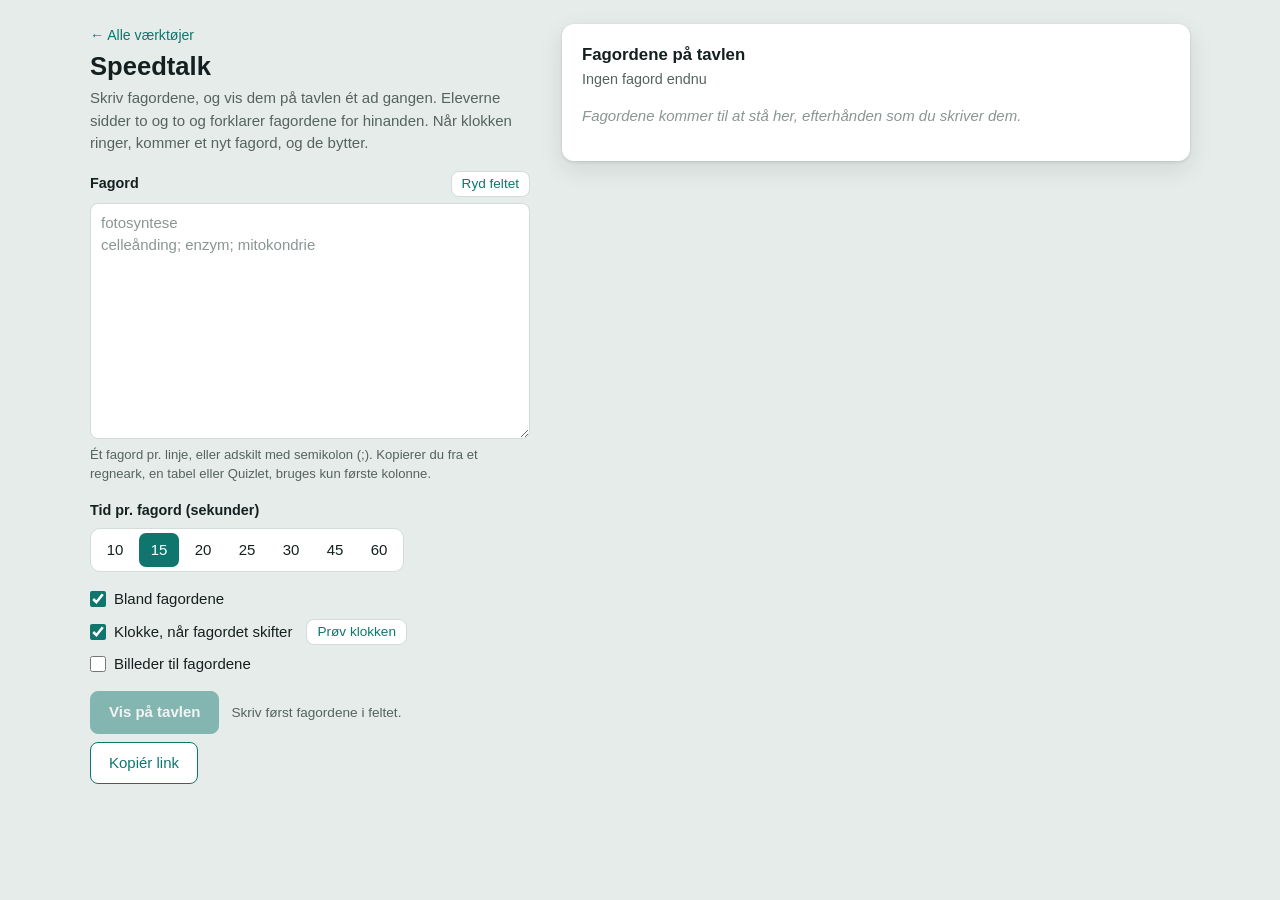
<file: vaerktoejer/speedtalk/index.html>
<!doctype html>
<!--
  Speedtalk: læreren skriver fagordene, og de kommer på tavlen ét ad gangen med en klokke imellem.
  Eleverne sidder to og to. Den ene forklarer fagordet, den anden lytter og hjælper, og de bytter ved hver klokke.
  Lavet efter Speedtalk på Kemibogens fagordslister (Kemibogen/stil/fagord.html, Niels 15.-20. okt. 2026), men til
  alle fag: man skriver selv fagordene (Niels 10. nov. 2026). Tavlen, klokken og reglerne er de samme.

  Fagordene adskilles med linjeskift eller semikolon. Står der en tabulator i en linje (kopieret fra et regneark,
  en tabel i Word eller Quizlet), bruges kun teksten før den, altså første kolonne. Et fagord, der står flere
  gange, kommer kun med én gang.

  Adressen kan fylde felterne ud, og når felterne ændres, skrives de ind i adressen igen:
    ord     fagordene, adskilt med linjeskift (%0A) eller semikolon
    tid     sekunder pr. fagord: 10, 15, 20, 25, 30, 45 eller 60 (forvalgt 15)
    bland   0 = fagordene kommer i den rækkefølge, de er skrevet (forvalgt 1)
    klokke  0 = ingen klokke (forvalgt 1)
  Eksempel: index.html?ord=fotosyntese;celleånding;enzym&tid=20
  Uden noget i adressen henter siden det, der sidst blev skrevet i samme browser (localStorage "mg-speedtalk").

  På tavlen: mellemrum er pause, pilene og PageUp/PageDown (en fremviser) skifter fagord, og Esc lukker.

  Billeder (Niels 19. nov. 2026): Med "Billeder til fagordene" slået til bliver listen til højre en række rammer,
  ét pr. fagord. Man trækker et billede hen på et fagord (en fil fra computeren eller et billede fra en anden
  hjemmeside), klikker på rammen og vælger en fil, eller klikker på fagordet og sætter et kopieret billede ind med
  Ctrl+V (så går markeringen videre til næste fagord). Trækkes flere filer ind på én gang, får et fagord den fil,
  der hedder det samme, og resten fylder de tomme rammer. På tavlen står billedet stort med fagordet under.
  Billederne gemmes i browserens database (IndexedDB "mg-speedtalk") under fagordet med små bogstaver, så de
  følger fagordet, også når rækkefølgen ændres. Store billeder gøres mindre (højst 1600 px). De kommer ikke med i
  linket. Kontakten selv huskes i "mg-speedtalk" i localStorage, også når adressen har fagordene.
-->
<html lang="da">
<head>
<meta charset="utf-8">
<meta name="viewport" content="width=device-width, initial-scale=1">
<title>Speedtalk</title>
<style>
:root {
  --bord: #e6ecea;
  --ark: #ffffff;
  --blæk: #14201f;
  --dæmpet: #55635f;
  --streg: #d3dcd9;
  --accent: #0f766e;
  --accent-mørk: #0b5d57;
  --accent-svag: #e3f1ef;
  --advarsel: #9a3412;
  --advarsel-bg: #fbefe6;
  --skrift: "Segoe UI", -apple-system, BlinkMacSystemFont, Roboto, "Helvetica Neue", Arial, sans-serif;
  color-scheme: light;
}
* { box-sizing: border-box; }
[hidden] { display: none !important; }
html { background: var(--bord); }
body {
  margin: 0; background: var(--bord); color: var(--blæk);
  font: 15px/1.5 var(--skrift);
  padding: 24px 16px 48px;
}
.side {
  max-width: 1100px; margin: 0 auto;
  display: grid; grid-template-columns: minmax(280px, 440px) minmax(0, 1fr); gap: 32px; align-items: start;
}

/* Formularen */
.formular { display: grid; gap: 16px; min-width: 0; }
.tilbage { font-size: .88rem; color: var(--accent); text-decoration: none; }
.tilbage:hover { text-decoration: underline; }
.formular h1 { margin: 4px 0 0; font-size: 1.6rem; line-height: 1.2; }
.indledning { margin: 6px 0 0; color: var(--dæmpet); }
.felt { display: grid; gap: 6px; min-width: 0; }
.felt > label, .felt-hoved > label:first-child, .gruppe-navn { font-weight: 600; font-size: .9rem; }
.felt-hoved { display: flex; justify-content: space-between; align-items: baseline; gap: 12px; }
textarea {
  font: inherit; color: inherit; background: var(--ark);
  border: 1px solid var(--streg); border-radius: 8px; padding: 8px 10px; width: 100%;
  resize: vertical; min-height: 12em; line-height: 1.45;
}
textarea:focus { outline: 2px solid var(--accent); outline-offset: 1px; border-color: var(--accent); }
::placeholder { color: #8a9693; }
.regel { margin: 0; font-size: .82rem; color: var(--dæmpet); }
.afkryds { display: inline-flex; gap: 8px; align-items: center; cursor: pointer; }
input[type="checkbox"] { accent-color: var(--accent); width: 16px; height: 16px; margin: 0; }
.skifter {
  display: inline-flex; flex-wrap: wrap; gap: 4px; padding: 4px; justify-self: start;
  background: var(--ark); border: 1px solid var(--streg); border-radius: 10px;
}
.skifter label { position: relative; }
.skifter input { position: absolute; inset: 0; opacity: 0; margin: 0; cursor: pointer; }
.skifter span { display: block; min-width: 40px; text-align: center; padding: 6px 10px; border-radius: 7px; cursor: pointer; }
.skifter input:checked + span { background: var(--accent); color: #fff; }
.skifter input:focus-visible + span { outline: 2px solid var(--accent); outline-offset: 2px; }
.valg { display: grid; gap: 8px; }
.valg-række { display: flex; flex-wrap: wrap; gap: 8px 14px; align-items: center; }
.knapper { display: grid; gap: 8px; }
.knaprække { display: flex; flex-wrap: wrap; gap: 10px 12px; align-items: center; }
button { font: inherit; cursor: pointer; border-radius: 8px; padding: 9px 18px; border: 1px solid var(--accent); }
button:focus-visible { outline: 2px solid var(--accent); outline-offset: 2px; }
button:disabled { cursor: default; opacity: .45; }
.lav { background: var(--accent); color: #fff; font-weight: 600; }
.lav:not(:disabled):hover { background: var(--accent-mørk); border-color: var(--accent-mørk); }
.kopier { background: var(--ark); color: var(--accent); }
.kopier:not(:disabled):hover { background: var(--accent-svag); }
.lille-knap { padding: 2px 10px; font-size: .85rem; border-color: var(--streg); background: var(--ark); color: var(--accent); }
.lille-knap:hover { border-color: var(--accent); }
.note { margin: 0; font-size: .85rem; color: var(--dæmpet); }

/* Fagordene, som de bliver læst */
.vis { position: sticky; top: 16px; display: grid; gap: 12px; min-width: 0; }
.kort {
  background: var(--ark); border-radius: 12px; padding: 18px 20px 20px;
  box-shadow: 0 1px 3px rgba(20, 32, 31, .14), 0 8px 24px rgba(20, 32, 31, .10);
}
.kort h2 { margin: 0; font-size: 1.05rem; }
.omfang { margin: 2px 0 0; color: var(--dæmpet); font-size: .9rem; font-variant-numeric: tabular-nums; }
.besked {
  margin: 0; font-size: .88rem; padding: 8px 12px; border-radius: 0 6px 6px 0;
  background: var(--advarsel-bg); color: var(--advarsel); border-left: 3px solid var(--advarsel);
}
.besked.mild { background: var(--accent-svag); color: var(--blæk); border-left-color: var(--accent); }
.ordliste { list-style: none; margin: 14px 0 0; padding: 0; display: flex; flex-wrap: wrap; gap: 6px; }
.ordliste li {
  background: var(--accent-svag); border: 1px solid #c3dcd8; border-radius: 999px;
  padding: 3px 12px; overflow-wrap: anywhere;
}
.tom { margin: 14px 0 0; color: #8a9693; font-style: italic; }

/* Billeder til fagordene: én række pr. fagord med en ramme, man kan trække et billede hen på. Den valgte række
   (markeret med en grøn kant) får et billede, der sættes ind med Ctrl+V. */
.side.med-billeder .vis { position: static; }
.billedliste { list-style: none; margin: 12px 0 0; padding: 0; display: grid; gap: 6px; }
.billedrække {
  display: grid; grid-template-columns: 1.4em 72px minmax(0, 1fr) auto; gap: 10px; align-items: center;
  padding: 5px 6px; border: 1px solid var(--streg); border-radius: 10px; background: var(--ark); cursor: pointer;
}
.billedrække.valgt { border-color: var(--accent); box-shadow: 0 0 0 1px var(--accent); }
.billedrække.over { background: var(--accent-svag); border-color: var(--accent); border-style: dashed; }
.rækkenr { color: var(--dæmpet); font-size: .85rem; text-align: right; font-variant-numeric: tabular-nums; }
.billedplads {
  width: 72px; height: 52px; padding: 0; border: 1.5px dashed #a9bbb7; border-radius: 7px; background: #f6f9f8;
  color: #7b8f8d; font-size: 1.4rem; line-height: 1; display: grid; place-items: center; overflow: hidden;
}
.billedplads:hover { border-color: var(--accent); color: var(--accent); }
.billedplads.har { border: 1px solid var(--streg); background: #fff; }
.billedplads img { width: 100%; height: 100%; object-fit: cover; display: block; }
.rækkeord { overflow-wrap: anywhere; font-weight: 600; }
.fjern { padding: 0 9px; border: 1px solid transparent; background: none; color: var(--dæmpet); font-size: 1.2rem; line-height: 1.5; }
.fjern:hover { color: var(--advarsel); border-color: var(--streg); }
.billednote { margin: 10px 0 0; font-size: .85rem; color: var(--dæmpet); }
.billednote button { margin-top: 6px; }
@media (max-width: 820px) {
  .side { grid-template-columns: minmax(0, 1fr); }
  .vis { position: static; }
}

/* Tavlen dækker hele skærmen og viser ét fagord ad gangen, så stort som der er plads til. Bjælken forneden
   viser tiden og bliver gul de sidste 5 sekunder. Knapperne og musen forsvinder, mens fagordene kører. */
html.tavle-åben { overflow: hidden; }
.tavle {
  position: fixed; inset: 0; z-index: 50;
  display: flex; flex-direction: column; align-items: center; justify-content: center;
  width: 100%; height: 100%; background: #fff; color: var(--blæk);
}
.tavle:focus { outline: none; }
.klar, .scene, .slutbillede { display: none; }
.tavle[data-tilstand="klar"] .klar,
.tavle[data-tilstand="slut"] .slutbillede { display: flex; flex-direction: column; align-items: center; padding: 0 1.2rem; }
.tavle[data-tilstand="koerer"] .scene { display: flex; flex-direction: column; align-items: center; justify-content: center; width: 100%; height: 100%; }
.overskrift { color: var(--accent); font-size: clamp(2.4rem, 8vh, 5rem); font-weight: 800; line-height: 1.1; }
.regler { max-width: 32em; margin: 1.1em 0 .9em; padding-left: 1.2em; font-size: clamp(1.15rem, 3.6vh, 2.1rem); line-height: 1.45; }
.regler li + li { margin-top: .25em; }
.klaromfang { margin: 0 0 1.2em; color: #556766; font-size: clamp(1rem, 2.8vh, 1.6rem); text-align: center; }
.stor {
  border: 2px solid var(--accent); border-radius: 999px; background: var(--accent); color: #fff;
  font-size: clamp(1.2rem, 3.8vh, 2.2rem); font-weight: 700; padding: .3em 1.6em;
}
.stor:hover { background: var(--accent-mørk); border-color: var(--accent-mørk); }
.stor.hvid { background: #fff; color: var(--accent); }
.stor.hvid:hover { background: var(--accent-svag); }
.stor:focus-visible, .styring button:focus-visible { outline: 3px solid var(--accent); outline-offset: 3px; }
.nr, .sek { position: absolute; top: 2.5vh; color: #7b8f8d; font-size: clamp(16px, 3vh, 30px); font-variant-numeric: tabular-nums; }
.nr { left: 3vw; }
.sek { right: 3vw; }
.ord { width: 92vw; color: var(--blæk); font-weight: 750; line-height: 1.12; text-align: center; overflow-wrap: normal; hyphens: manual; }
.ord.nyt, .billede.nyt { animation: ind .35s ease-out; }
/* Med et billede står billedet stort i midten og fagordet under det. */
.billede { display: none; }
.tavle.med-billede .billede { display: block; height: 56vh; max-width: 90vw; object-fit: contain; margin: 0 0 3vh; }
.tavle.pauset .billede { opacity: .55; }
.tavle.med-billede .pausetekst { top: 2.2vh; }
@keyframes ind { from { opacity: 0; transform: scale(.94); } to { opacity: 1; transform: none; } }
.pausetekst { display: none; position: absolute; top: 12vh; left: 0; right: 0; color: #556766; font-size: clamp(18px, 4vh, 40px); font-weight: 700; text-align: center; }
.tavle.pauset .pausetekst { display: block; }
.tavle.pauset .ord { opacity: .55; }
.ros { color: #1e8e5a; font-size: clamp(2.6rem, 10vh, 6.5rem); font-weight: 800; }
.slutknapper { display: flex; gap: 1rem; margin-top: 1.2em; }
.bjælke { display: none; position: absolute; left: 0; right: 0; bottom: 0; height: 1.8vh; min-height: 10px; background: var(--accent-svag); }
.tavle[data-tilstand="koerer"] .bjælke { display: block; }
.fyld { width: 100%; height: 100%; background: var(--accent); transform-origin: left center; transition: transform .1s linear, background-color .3s ease; }
.tavle.sidste .fyld { background: #c98a04; }
.styring {
  position: absolute; left: 0; right: 0; bottom: calc(max(1.8vh, 10px) + 14px);
  display: flex; flex-wrap: wrap; justify-content: center; gap: .5rem; padding: 0 1rem;
  transition: opacity .3s ease;
}
.styring button {
  border: 1px solid #c3d6d4; border-radius: 999px; background: #fff; color: #33504d;
  padding: .2rem .9rem; font-size: .95rem;
}
.styring button:hover { border-color: var(--accent); color: var(--accent); }
.tavle:not([data-tilstand="koerer"]) .kun-koerer { display: none; }
.tavle[data-tilstand="slut"] .styring { display: none; }
.tavle.stille { cursor: none; }
.tavle.stille .styring { opacity: 0; pointer-events: none; }
@media (prefers-reduced-motion: reduce) { .ord.nyt, .billede.nyt { animation: none; } }
@media print { .tavle { display: none !important; } }
</style>
</head>
<body>
<main class="side">
  <section class="formular" aria-label="Fagord og valg">
    <div>
      <a class="tilbage" href="../../sider/vaerktoejer.html#laerere">← Alle værktøjer</a>
      <h1>Speedtalk</h1>
      <p class="indledning">Skriv fagordene, og vis dem på tavlen ét ad gangen. Eleverne sidder to og to og forklarer fagordene for hinanden. Når klokken ringer, kommer et nyt fagord, og de bytter.</p>
    </div>

    <div class="felt">
      <div class="felt-hoved">
        <label for="tekst">Fagord</label>
        <button type="button" class="lille-knap" id="ryd">Ryd feltet</button>
      </div>
      <textarea id="tekst" rows="10" spellcheck="false" placeholder="fotosyntese&#10;celleånding; enzym; mitokondrie"></textarea>
      <p class="regel">Ét fagord pr. linje, eller adskilt med semikolon (;). Kopierer du fra et regneark, en tabel eller Quizlet, bruges kun første kolonne.</p>
    </div>

    <div class="felt">
      <span class="gruppe-navn" id="tid-navn">Tid pr. fagord (sekunder)</span>
      <div class="skifter" role="radiogroup" aria-labelledby="tid-navn">
        <label><input type="radio" name="tid" value="10"><span>10</span></label>
        <label><input type="radio" name="tid" value="15" checked><span>15</span></label>
        <label><input type="radio" name="tid" value="20"><span>20</span></label>
        <label><input type="radio" name="tid" value="25"><span>25</span></label>
        <label><input type="radio" name="tid" value="30"><span>30</span></label>
        <label><input type="radio" name="tid" value="45"><span>45</span></label>
        <label><input type="radio" name="tid" value="60"><span>60</span></label>
      </div>
    </div>

    <div class="valg">
      <label class="afkryds"><input type="checkbox" id="bland" checked> Bland fagordene</label>
      <div class="valg-række">
        <label class="afkryds"><input type="checkbox" id="klokke" checked> Klokke, når fagordet skifter</label>
        <button type="button" class="lille-knap" id="proev">Prøv klokken</button>
      </div>
      <label class="afkryds"><input type="checkbox" id="billeder"> Billeder til fagordene</label>
    </div>

    <div class="knapper">
      <div class="knaprække">
        <button type="button" class="lav" id="vis-tavle" disabled>Vis på tavlen</button>
        <p class="note" id="knap-omfang"></p>
      </div>
      <div class="knaprække">
        <button type="button" class="kopier" id="kopier">Kopiér link</button>
        <p class="note" id="kopieret" role="status" hidden></p>
      </div>
    </div>
  </section>

  <section class="vis" aria-label="Fagordene">
    <div class="kort">
      <h2>Fagordene på tavlen</h2>
      <p class="omfang" id="omfang">Ingen fagord endnu</p>
      <p class="tom" id="tom">Fagordene kommer til at stå her, efterhånden som du skriver dem.</p>
      <ul class="ordliste" id="ordliste"></ul>
      <ol class="billedliste" id="billedliste" hidden></ol>
      <div class="billednote" id="billednote" hidden>
        Træk et billede hen på et fagord, eller klik på rammen og vælg en fil. Du kan også klikke på fagordet og sætte et kopieret billede ind med Ctrl+V. Billederne gemmes kun i denne browser og kommer ikke med i linket.
        <div><button type="button" class="lille-knap" id="fjern-alle" hidden>Fjern alle billeder</button></div>
      </div>
      <input type="file" id="filvalg" accept="image/*" multiple hidden>
    </div>
    <p class="besked" id="besked-billeder" role="status" hidden></p>
    <p class="besked" id="besked" role="status" hidden></p>
    <p class="besked mild" id="besked-komma" hidden>Et komma bliver stående i fagordet. Skriv semikolon eller linjeskift mellem fagordene.</p>
    <p class="besked mild" id="besked-dubletter" hidden></p>
  </section>
</main>

<div class="tavle" id="tavle" hidden tabindex="-1" role="dialog" aria-modal="true" aria-label="Speedtalk">
  <div class="klar">
    <div class="overskrift">Speedtalk</div>
    <ul class="regler">
      <li>Find en makker.</li>
      <li>Den ene taler så hurtigt og så meget som muligt om fagordet.</li>
      <li>Den anden lytter og hjælper, hvis makkeren går i stå.</li>
      <li id="regel-skift">Når klokken ringer, stopper I, hvor I er. Der kommer et nyt fagord, og I bytter.</li>
    </ul>
    <p class="klaromfang" id="klaromfang"></p>
    <button type="button" class="stor" id="start">Start</button>
  </div>
  <div class="scene">
    <span class="nr" id="nr"></span>
    <span class="sek" id="sek"></span>
    <img class="billede" id="billede" alt="">
    <div class="ord" id="ord"></div>
    <div class="pausetekst">Pause</div>
  </div>
  <div class="slutbillede">
    <div class="ros">Godt snakket!</div>
    <div class="slutknapper">
      <button type="button" class="stor" id="igen">Igen</button>
      <button type="button" class="stor hvid" id="slut-luk">Luk</button>
    </div>
  </div>
  <div class="styring" id="styring">
    <button type="button" class="kun-koerer" id="forrige">← Forrige</button>
    <button type="button" class="kun-koerer" id="pause">Pause</button>
    <button type="button" class="kun-koerer" id="naeste">Næste →</button>
    <button type="button" id="fuld">Hele skærmen</button>
    <button type="button" id="luk">Luk</button>
  </div>
  <div class="bjælke"><div class="fyld" id="fyld"></div></div>
</div>

<script>
(() => {
  const TIDER = [10, 15, 20, 25, 30, 45, 60];
  const FORVALG_TID = 15;
  const GOD = [10, 20];          // Speedtalk virker bedst med 10 til 20 fagord (Niels 19. okt. 2026)
  const GEMT = "mg-speedtalk";   // det, der sidst blev skrevet, i brugerens egen browser

  const $ = id => document.getElementById(id);
  const tekst = $("tekst"), blandFelt = $("bland"), klokkeFelt = $("klokke"), billedFelt = $("billeder");
  const tavle = $("tavle"), ordFelt = $("ord"), billedEl = $("billede"), fyld = $("fyld");
  const nøgle = o => o.toLocaleLowerCase("da");   // et fagord med små bogstaver: til dubletter og billeder

  // ----- Fagordene -------------------------------------------------------------------------
  // Linjeskift og semikolon skiller fagordene. Fra en linje med tabulator bruges kun første kolonne, og et
  // punkttegn forrest ("• ", "- ") fjernes. Tal forrest bliver stående ("1. verdenskrig").
  function læsFagord() {
    const set = new Set(), ord = [];
    let dubletter = 0, komma = false;
    tekst.value.split(/\r?\n/).forEach(linje => {
      linje.split("\t")[0].split(";").forEach(del => {
        const o = del.replace(/^\s*[•·▪◦‣*–—-]\s+/, "").replace(/\s+/g, " ").trim();
        if (!o) return;
        const k = nøgle(o);
        if (set.has(k)) { dubletter++; return; }
        set.add(k);
        ord.push(o);
        if (o.includes(",")) komma = true;
      });
    });
    return { ord, dubletter, komma };
  }

  function værdier() {
    const r = document.querySelector('input[name="tid"]:checked');
    return { tid: r ? Number(r.value) : FORVALG_TID, bland: blandFelt.checked, klokke: klokkeFelt.checked, billeder: billedFelt.checked };
  }

  function minutter(n, tid) {
    const min = Math.max(1, Math.round(n * tid / 60));
    return "cirka " + min + (min === 1 ? " minut" : " minutter");
  }

  function opdater() {
    const { ord, dubletter, komma } = læsFagord(), n = ord.length, v = værdier();
    const liste = $("ordliste");
    liste.replaceChildren(...ord.map(o => { const li = document.createElement("li"); li.textContent = o; return li; }));
    $("tom").hidden = n > 0;
    const medBilleder = ord.filter(o => billeder.has(nøgle(o))).length;
    $("omfang").textContent = n ? (n === 1 ? "1 fagord" : n + " fagord") + " · " + minutter(n, v.tid) +
      (v.billeder && medBilleder ? " · " + medBilleder + " med billede" : "") : "Ingen fagord endnu";
    visBilledliste(ord, v.billeder);
    $("knap-omfang").textContent = n ? v.tid + " sekunder pr. fagord" : "Skriv først fagordene i feltet.";
    $("vis-tavle").disabled = !n;

    const besked = $("besked");
    if (!n) {
      besked.hidden = true;
    } else if (n < GOD[0] || n > GOD[1]) {
      besked.textContent = "Du har skrevet " + n + " fagord. Speedtalk virker bedst med " + GOD[0] + " til " + GOD[1] +
        (n > GOD[1] ? " fagord, så tag gerne nogle af dem ud." : " fagord.");
      besked.className = "besked";
      besked.hidden = false;
    } else {
      besked.textContent = "Du har skrevet " + n + " fagord, og det passer godt til Speedtalk.";
      besked.className = "besked mild";
      besked.hidden = false;
    }
    $("besked-komma").hidden = !komma;
    const dub = $("besked-dubletter");
    dub.hidden = !dubletter;
    dub.textContent = dubletter === 1 ? "Et fagord stod der mere end én gang og er kun med én gang."
      : dubletter + " fagord stod der mere end én gang og er kun med én gang.";
  }

  // ----- Adressen og browserens hukommelse -------------------------------------------------
  function forespørgsel() {
    const v = værdier(), p = new URLSearchParams(), ord = læsFagord().ord;
    if (ord.length) p.set("ord", ord.join("\n"));
    if (v.tid !== FORVALG_TID) p.set("tid", v.tid);
    if (!v.bland) p.set("bland", "0");
    if (!v.klokke) p.set("klokke", "0");
    const s = p.toString();
    return s ? "?" + s : "";
  }
  function vælgTid(t) {
    const r = document.querySelector('input[name="tid"][value="' + t + '"]');
    if (r) r.checked = true;
  }
  function anvend(d) {
    if (typeof d.tekst === "string") tekst.value = d.tekst;
    if (TIDER.includes(Number(d.tid))) vælgTid(Number(d.tid));
    if (typeof d.bland === "boolean") blandFelt.checked = d.bland;
    if (typeof d.klokke === "boolean") klokkeFelt.checked = d.klokke;
    if (typeof d.billeder === "boolean") billedFelt.checked = d.billeder;
  }
  function læsAdresse() {
    const p = new URLSearchParams(location.search);
    // Billederne findes kun i denne browser, så kontakten til dem huskes her, også når adressen har fagordene.
    try {
      const gemt = JSON.parse(localStorage.getItem(GEMT) || "null");
      if (gemt && typeof gemt.billeder === "boolean") billedFelt.checked = gemt.billeder;
    } catch (e) { /* intet gemt */ }
    if (["ord", "tid", "bland", "klokke"].some(k => p.has(k))) {
      anvend({
        tekst: (p.get("ord") || "").split(/\r?\n|;/).map(s => s.trim()).filter(Boolean).join("\n"),
        tid: p.get("tid") || FORVALG_TID,
        bland: p.get("bland") !== "0",
        klokke: p.get("klokke") !== "0"
      });
      return;
    }
    try {
      const gemt = JSON.parse(localStorage.getItem(GEMT) || "null");
      if (gemt && typeof gemt === "object") anvend(gemt);
    } catch (e) { /* intet gemt, eller browseren tillader det ikke */ }
  }
  let adresseUr = 0;
  function gem() {
    try { localStorage.setItem(GEMT, JSON.stringify(Object.assign({ tekst: tekst.value }, værdier()))); } catch (e) { /* ingen */ }
    clearTimeout(adresseUr);
    adresseUr = setTimeout(() => {
      try { history.replaceState(null, "", location.pathname + forespørgsel() + location.hash); } catch (e) { /* fx file:// */ }
    }, 400);
  }
  function ændret() { opdater(); gem(); }

  // ----- Billeder til fagordene ------------------------------------------------------------
  // Billederne ligger i browserens database under fagordet med små bogstaver. Kan databasen ikke bruges (fx i et
  // privat vindue), virker billederne stadig, indtil siden lukkes.
  const KANT = 1600, LILLE = 400 * 1024;
  const billeder = new Map();            // fagord med små bogstaver → billedet (data-URL eller adresse)
  let db = null, dbFejl = false, valgt = null, filmål = null, billedTegnet = "", billedVersion = 0;

  function åbnDB() {
    return new Promise((ok, nej) => {
      const r = indexedDB.open("mg-speedtalk", 1);
      r.onupgradeneeded = () => r.result.createObjectStore("billeder");
      r.onsuccess = () => ok(r.result);
      r.onerror = () => nej(r.error);
      r.onblocked = () => nej(new Error("blokeret"));
    });
  }
  function dbKald(tilstand, fn) {
    return new Promise((ok, nej) => {
      if (!db) { nej(new Error("ingen database")); return; }
      const t = db.transaction("billeder", tilstand), r = fn(t.objectStore("billeder"));
      t.oncomplete = () => ok(r.result);
      t.onerror = t.onabort = () => nej(t.error);
    });
  }
  async function hentBilleder() {
    try {
      db = await åbnDB();
      const nøgler = await dbKald("readonly", s => s.getAllKeys());
      const data = await dbKald("readonly", s => s.getAll());
      nøgler.forEach((k, i) => billeder.set(k, data[i]));
      billedVersion++;
    } catch (e) { db = null; dbFejl = true; }
    opdater();
  }
  function gemBillede(k, data) {
    billeder.set(k, data);
    billedVersion++;
    dbKald("readwrite", s => s.put(data, k)).catch(() => { dbFejl = true; opdater(); });
  }
  function fjernBillede(k) {
    billeder.delete(k);
    billedVersion++;
    dbKald("readwrite", s => s.delete(k)).catch(() => {});
  }

  // En fil bliver til en data-URL. Store billeder tegnes mindre (højst 1600 px på den lange led) og gemmes som
  // JPEG på hvid baggrund, ligesom tavlen. Små billeder, GIF og SVG gemmes, som de er.
  function somDataURL(blob) {
    return new Promise((ok, nej) => {
      const l = new FileReader();
      l.onload = () => ok(l.result);
      l.onerror = () => nej(l.error);
      l.readAsDataURL(blob);
    });
  }
  function indlæs(src) {
    return new Promise((ok, nej) => { const b = new Image(); b.onload = () => ok(b); b.onerror = nej; b.src = src; });
  }
  async function fraFil(blob) {
    const data = await somDataURL(blob);
    if (blob.size <= LILLE || /svg|gif/.test(blob.type)) return data;
    try {
      const b = await indlæs(data);
      const f = Math.min(1, KANT / Math.max(b.naturalWidth, b.naturalHeight));
      const c = document.createElement("canvas");
      c.width = Math.max(1, Math.round(b.naturalWidth * f));
      c.height = Math.max(1, Math.round(b.naturalHeight * f));
      const g = c.getContext("2d");
      g.fillStyle = "#fff";
      g.fillRect(0, 0, c.width, c.height);
      g.drawImage(b, 0, 0, c.width, c.height);
      const mindre = c.toDataURL("image/jpeg", 0.86);
      return mindre.length < data.length ? mindre : data;
    } catch (e) { return data; }
  }
  // Et billede fra en anden hjemmeside kommer som en adresse. Tillader siden det, hentes selve billedet; ellers
  // gemmes adressen, og så skal der være net, når det vises.
  async function tilBillede(kilde) {
    if (typeof kilde !== "string") return fraFil(kilde);
    if (/^data:/i.test(kilde)) return kilde;
    try {
      const svar = await fetch(kilde, { mode: "cors" });
      const blob = await svar.blob();
      if (svar.ok && /^image\//.test(blob.type)) return fraFil(blob);
    } catch (e) { /* adressen gemmes i stedet */ }
    return kilde;
  }

  // Det, der trækkes ind eller sættes ind: billedfiler, eller adressen på et billede fra en anden hjemmeside.
  function kilderFra(dt) {
    const filer = [...(dt.files || [])].filter(f => /^image\//.test(f.type));
    if (filer.length) return filer;
    const fraPunkter = [...(dt.items || [])].filter(it => it.kind === "file" && /^image\//.test(it.type)).map(it => it.getAsFile()).filter(Boolean);
    if (fraPunkter.length) return fraPunkter;
    let src = "";
    const html = dt.getData("text/html");
    if (html) {
      const img = new DOMParser().parseFromString(html, "text/html").querySelector("img[src]");
      if (img) src = img.getAttribute("src");
    }
    if (!src) {
      const u = (dt.getData("text/uri-list") || "").split(/\r?\n/).find(l => l && l[0] !== "#") || "";
      if (/^data:image\//i.test(u) || /\.(jpe?g|png|gif|webp|avif|svg|bmp)([?#]|$)/i.test(u)) src = u;
    }
    return /^(https?:|data:image\/)/i.test(src) ? [src] : [];
  }

  // Billederne fordeles: et fagord får den fil, der hedder det samme (kun når der kommer flere på én gang). Resten
  // går først til fagordet, de blev trukket hen på (eller det valgte), og derefter til de tomme rammer under det.
  // Svarer med det sidste fagord, der fik et billede.
  function filnavn(kilde) {
    return typeof kilde === "string" || !kilde.name ? "" : nøgle(kilde.name.replace(/\.[^.]+$/, "").replace(/_+/g, " ").replace(/\s+/g, " ").trim());
  }
  async function placer(kilder, mål) {
    const ord = læsFagord().ord.map(nøgle);
    if (!kilder.length || !ord.length) return null;
    if (!ord.includes(mål)) mål = null;
    const par = new Map(), rest = [];
    kilder.forEach(f => {
      const n = kilder.length > 1 ? filnavn(f) : "";
      if (n && ord.includes(n) && !par.has(n)) par.set(n, f); else rest.push(f);
    });
    const pladser = [];
    if (mål && !par.has(mål)) pladser.push(mål);
    const fra = Math.max(0, ord.indexOf(mål));
    ord.slice(fra).concat(ord.slice(0, fra)).forEach(k => {
      if (k !== mål && !par.has(k) && !billeder.has(k)) pladser.push(k);
    });
    rest.forEach((f, i) => { if (i < pladser.length) par.set(pladser[i], f); });
    const tilovers = Math.max(0, rest.length - pladser.length);
    let sidste = null;
    for (const [k, f] of par) {
      try {
        gemBillede(k, await tilBillede(f));
        sidste = k;
      } catch (e) { /* filen kunne ikke læses */ }
      opdater();
    }
    billedbesked(tilovers ? "Alle fagord har allerede et billede. Vil du skifte et, så træk det nye billede hen på fagordet." : "");
    return sidste;
  }

  let beskedUr = 0;
  function billedbesked(t) {
    const b = $("besked-billeder");
    if (!t && dbFejl) t = "Billederne kan ikke gemmes i denne browser, så de forsvinder, når siden lukkes.";
    b.textContent = t;
    b.hidden = !t;
    clearTimeout(beskedUr);
    if (t && !dbFejl) beskedUr = setTimeout(() => { b.hidden = true; }, 8000);
  }

  // Listen til højre tegnes kun igen, når fagordene eller billederne har ændret sig.
  function visBilledliste(ord, med) {
    const n = ord.length;
    $("ordliste").hidden = med;
    $("billedliste").hidden = !med || !n;
    $("billednote").hidden = !med || !n;
    $("fjern-alle").hidden = !billeder.size;
    document.querySelector(".side").classList.toggle("med-billeder", med);
    if (!med) { billedTegnet = ""; return; }
    if (valgt && !ord.some(o => nøgle(o) === valgt)) valgt = null;
    const tegn = ord.join("\n") + "|" + billedVersion;
    if (tegn !== billedTegnet) {
      billedTegnet = tegn;
      tegnBilledliste(ord);
    }
    document.querySelectorAll(".billedrække").forEach(r => r.classList.toggle("valgt", r.dataset.k === valgt));
  }
  function tegnBilledliste(ord) {
    $("billedliste").replaceChildren(...ord.map((o, i) => {
      const k = nøgle(o), src = billeder.get(k);
      const li = document.createElement("li");
      li.className = "billedrække";
      li.dataset.k = k;
      const nr = document.createElement("span");
      nr.className = "rækkenr";
      nr.textContent = i + 1;
      const plads = document.createElement("button");
      plads.type = "button";
      plads.className = "billedplads" + (src ? " har" : "");
      plads.setAttribute("aria-label", (src ? "Skift billedet til " : "Vælg et billede til ") + o);
      if (src) {
        const img = document.createElement("img");
        img.alt = "";
        img.src = src;
        plads.append(img);
      } else plads.textContent = "+";
      const tekstEl = document.createElement("span");
      tekstEl.className = "rækkeord";
      tekstEl.textContent = o;
      li.append(nr, plads, tekstEl);
      if (src) {
        const fjern = document.createElement("button");
        fjern.type = "button";
        fjern.className = "fjern";
        fjern.textContent = "×";
        fjern.title = "Fjern billedet";
        fjern.setAttribute("aria-label", "Fjern billedet til " + o);
        li.append(fjern);
      }
      return li;
    }));
  }

  $("billedliste").addEventListener("click", e => {
    const li = e.target.closest(".billedrække");
    if (!li) return;
    valgt = li.dataset.k;
    if (e.target.closest(".fjern")) {
      fjernBillede(valgt);
    } else if (e.target.closest(".billedplads")) {
      filmål = valgt;
      $("filvalg").click();
    }
    opdater();
  });
  $("filvalg").addEventListener("change", e => {
    const filer = [...e.target.files];
    e.target.value = "";
    placer(filer, filmål);
  });
  $("fjern-alle").addEventListener("click", () => {
    if (!confirm("Vil du fjerne alle billederne? De kan ikke hentes igen.")) return;
    billeder.clear();
    billedVersion++;
    dbKald("readwrite", s => s.clear()).catch(() => {});
    opdater();
  });

  // Træk og slip. Filer, der slippes et forkert sted, må ikke åbne sig i fanen i stedet for siden.
  function markér(li) {
    document.querySelectorAll(".billedrække.over").forEach(r => { if (r !== li) r.classList.remove("over"); });
    if (li) li.classList.add("over");
  }
  function trækMål(e) {
    const el = e.target instanceof Element ? e.target : null;
    const typer = [...(e.dataTransfer ? e.dataTransfer.types : [])];
    const filer = typer.includes("Files");
    const iListe = !!(el && el.closest(".vis"));
    if (!filer && !(iListe && (typer.includes("text/uri-list") || typer.includes("text/html")))) return null;
    const kan = billedFelt.checked && tavle.hidden && læsFagord().ord.length > 0;
    return { kan, række: kan && el ? el.closest(".billedrække") : null };
  }
  document.addEventListener("dragover", e => {
    const m = trækMål(e);
    if (!m) return;
    e.preventDefault();
    e.dataTransfer.dropEffect = m.kan ? "copy" : "none";
    markér(m.række);
  });
  document.addEventListener("dragleave", e => { if (!e.relatedTarget) markér(null); });
  document.addEventListener("drop", e => {
    const m = trækMål(e);
    markér(null);
    if (!m) return;
    e.preventDefault();
    if (!m.kan) return;
    const kilder = kilderFra(e.dataTransfer);
    if (!kilder.length) { billedbesked("Det, du trak ind, var ikke et billede."); return; }
    placer(kilder, m.række ? m.række.dataset.k : null);
  });

  // Ctrl+V med et kopieret billede: det går til det valgte fagord (eller det første uden billede), og bagefter
  // bliver det næste fagord valgt, så man kan kopiere og sætte ind i træk.
  document.addEventListener("paste", e => {
    if (!billedFelt.checked || !tavle.hidden || !e.clipboardData) return;
    const cd = e.clipboardData;
    const filer = [...(cd.files || [])].filter(f => /^image\//.test(f.type));
    if (!filer.length) return;
    if (e.target === tekst && (cd.getData("text/plain") || "").trim()) return;   // tekst i fagordsfeltet
    e.preventDefault();
    placer(filer, valgt).then(k => {
      if (!k) return;
      const ord = læsFagord().ord.map(nøgle), i = ord.indexOf(k);
      valgt = i >= 0 && i + 1 < ord.length ? ord[i + 1] : k;
      opdater();
    });
  });

  // ----- Klokken ---------------------------------------------------------------------------
  // Klokken laves med Web Audio, så der ikke er nogen lydfil: to slag på en lille klokke med uharmoniske
  // overtoner, der klinger ud. Lyden skal kunne høres, mens hele klassen snakker. Samme klokke som i Kemibogen.
  let lydkilde = null;
  function lyd() {
    const AC = window.AudioContext || window.webkitAudioContext;
    if (!AC) return null;
    if (!lydkilde) {
      try { lydkilde = new AC(); } catch (e) { return null; }
    }
    if (lydkilde.state === "suspended") lydkilde.resume();
    return lydkilde;
  }
  function klokke() {
    const ac = lyd();
    if (!ac) return;
    const ud = ac.createGain();
    ud.gain.value = 0.7;
    ud.connect(ac.destination);
    const grund = 988;
    // [forhold til grundtonen, styrke, sekunder til den er klinget ud]
    const toner = [[0.5, 0.12, 1.6], [1, 0.55, 2.4], [2.76, 0.24, 1.3], [5.4, 0.12, 0.7], [8.93, 0.05, 0.35]];
    [[0, 1], [0.2, 0.8]].forEach(slag => {
      const t = ac.currentTime + 0.02 + slag[0];
      toner.forEach(d => {
        const osc = ac.createOscillator(), g = ac.createGain();
        osc.type = "sine";
        osc.frequency.value = grund * d[0];
        g.gain.setValueAtTime(0.0001, t);
        g.gain.linearRampToValueAtTime(d[1] * slag[1], t + 0.004);
        g.gain.exponentialRampToValueAtTime(0.0001, t + d[2]);
        osc.connect(g);
        g.connect(ud);
        osc.start(t);
        osc.stop(t + d[2] + 0.05);
      });
    });
  }
  function ring() { if (klokkeFelt.checked) klokke(); }

  // ----- Tavlen ----------------------------------------------------------------------------
  // Tre tilstande: klar (reglerne og Start), koerer (et fagord ad gangen med en bjælke for tiden) og slut.
  let st = null;            // { ord, i, varighed, slut, rest, pause } mens fagordene kører
  let ur = 0, stilleUr = 0, vågen = null;

  function bland(liste) {
    const a = liste.slice();
    for (let i = a.length - 1; i > 0; i--) {
      const j = Math.floor(Math.random() * (i + 1));
      [a[i], a[j]] = [a[j], a[i]];
    }
    return a;
  }

  function tilstand(t) {
    tavle.setAttribute("data-tilstand", t);
    tavle.classList.remove("stille", "pauset", "sidste", "med-billede");
    clearTimeout(stilleUr);
  }

  function fuldskærm() { return document.fullscreenElement || document.webkitFullscreenElement || null; }
  function heleSkærmen() {
    const f = tavle.requestFullscreen || tavle.webkitRequestFullscreen;
    if (!f || fuldskærm()) return;
    try {
      const p = f.call(tavle);
      if (p && p.catch) p.catch(() => {});
    } catch (e) { /* så bliver tavlen i vinduet */ }
  }
  function opdaterFuld() {
    $("fuld").hidden = !!fuldskærm() || !(tavle.requestFullscreen || tavle.webkitRequestFullscreen);
    tilpas();
  }
  document.addEventListener("fullscreenchange", opdaterFuld);
  document.addEventListener("webkitfullscreenchange", opdaterFuld);
  window.addEventListener("resize", () => { if (!tavle.hidden) tilpas(); });

  // Skærmen må ikke gå i dvale midt i en runde.
  function holdVågen() {
    try {
      if (navigator.wakeLock) navigator.wakeLock.request("screen").then(l => { vågen = l; }, () => {});
    } catch (e) { vågen = null; }
  }
  function slipVågen() {
    if (vågen) { try { vågen.release(); } catch (e) { /* ingen */ } }
    vågen = null;
  }

  // Fagordet står så stort, som der er plads til, uden at et ord bliver delt. Med et billede får fagordet
  // pladsen under billedet.
  function tilpas() {
    if (tavle.getAttribute("data-tilstand") !== "koerer") return;
    const medBillede = tavle.classList.contains("med-billede");
    let str = medBillede ? Math.min(window.innerWidth * 0.1, window.innerHeight * 0.15)
      : Math.min(window.innerWidth * 0.15, window.innerHeight * 0.28);
    const højst = window.innerHeight * (medBillede ? 0.22 : 0.62);
    ordFelt.style.fontSize = str + "px";
    while (str > 20 && (ordFelt.scrollWidth > ordFelt.clientWidth + 1 || ordFelt.scrollHeight > højst)) {
      str *= 0.92;
      ordFelt.style.fontSize = str + "px";
    }
  }

  function åbnTavle() {
    const ord = læsFagord().ord, v = værdier();
    if (!ord.length) return;
    $("regel-skift").textContent = v.klokke
      ? "Når klokken ringer, stopper I, hvor I er. Der kommer et nyt fagord, og I bytter."
      : "Når der kommer et nyt fagord, stopper I, hvor I er, og I bytter.";
    $("klaromfang").textContent = (ord.length === 1 ? "1 fagord" : ord.length + " fagord") + " · " +
      v.tid + " sekunder pr. fagord · " + minutter(ord.length, v.tid);
    tilstand("klar");
    tavle.hidden = false;
    document.documentElement.classList.add("tavle-åben");
    heleSkærmen();
    opdaterFuld();
    $("start").focus({ preventScroll: true });
  }

  function kør() {
    if (tavle.getAttribute("data-tilstand") === "koerer") return;
    const ord = læsFagord().ord;
    if (!ord.length) return;
    lyd();
    // Billeder fra en anden hjemmeside hentes i forvejen, så de er klar, når fagordet kommer.
    if (billedFelt.checked) ord.forEach(o => { const s = billeder.get(nøgle(o)); if (s && !/^data:/.test(s)) new Image().src = s; });
    st = { ord: blandFelt.checked ? bland(ord) : ord.slice(), i: 0, tid: værdier().tid };
    tilstand("koerer");
    tavle.focus({ preventScroll: true });
    holdVågen();
    visOrd(0);
    clearInterval(ur);
    ur = setInterval(tik, 100);
    vækMedStyring();
  }

  function visOrd(i) {
    st.i = i;
    st.varighed = st.tid * 1000;
    st.slut = performance.now() + st.varighed;
    st.pause = false;
    tavle.classList.remove("pauset", "sidste");
    $("pause").textContent = "Pause";
    ordFelt.textContent = st.ord[i];
    const src = billedFelt.checked ? billeder.get(nøgle(st.ord[i])) : "";
    tavle.classList.toggle("med-billede", !!src);
    if (src) billedEl.src = src; else billedEl.removeAttribute("src");
    $("nr").textContent = (i + 1) + " / " + st.ord.length;
    tilpas();
    [ordFelt, billedEl].forEach(el => {
      el.classList.remove("nyt");
      void el.offsetWidth;
      el.classList.add("nyt");
    });
    // Bjælken springer fuld ud uden at glide.
    fyld.style.transition = "none";
    fyld.style.transform = "scaleX(1)";
    void fyld.offsetWidth;
    fyld.style.transition = "";
    $("sek").textContent = st.tid;
    ring();
  }

  function tik() {
    if (!st || st.pause) return;
    const rest = st.slut - performance.now();
    if (rest <= 0) {
      if (st.i + 1 < st.ord.length) visOrd(st.i + 1); else slutRunde();
      return;
    }
    fyld.style.transform = "scaleX(" + (rest / st.varighed).toFixed(4) + ")";
    $("sek").textContent = Math.ceil(rest / 1000);
    tavle.classList.toggle("sidste", rest <= 5000);
  }

  function skift(d) {
    if (!st) return;
    const j = Math.max(0, st.i + d);
    if (j >= st.ord.length) slutRunde(); else visOrd(j);
  }

  function pauseSkift() {
    if (!st) return;
    if (st.pause) {
      st.slut = performance.now() + st.rest;
      st.pause = false;
    } else {
      st.rest = st.slut - performance.now();
      st.pause = true;
    }
    tavle.classList.toggle("pauset", st.pause);
    $("pause").textContent = st.pause ? "Fortsæt" : "Pause";
  }

  function slutRunde() {
    clearInterval(ur);
    st = null;
    tilstand("slut");
    ring();
    slipVågen();
    $("igen").focus({ preventScroll: true });
  }

  function lukTavle() {
    clearInterval(ur);
    st = null;
    slipVågen();
    tavle.hidden = true;
    document.documentElement.classList.remove("tavle-åben");
    if (fuldskærm() === tavle) {
      const luk = document.exitFullscreen || document.webkitExitFullscreen;
      try {
        const p = luk.call(document);
        if (p && p.catch) p.catch(() => {});
      } catch (e) { /* ingen */ }
    }
    $("vis-tavle").focus({ preventScroll: true });
  }

  // Mens fagordene kører, forsvinder knapperne og musen efter et par sekunder, så kun fagordet og bjælken
  // står på tavlen. De kommer igen, når musen flyttes, eller der trykkes på skærmen.
  function vækMedStyring() {
    tavle.classList.remove("stille");
    clearTimeout(stilleUr);
    if (tavle.getAttribute("data-tilstand") === "koerer") {
      stilleUr = setTimeout(() => { tavle.classList.add("stille"); }, 2500);
    }
  }
  // Kan et billede ikke vises (fx en adresse uden net), står fagordet alene.
  billedEl.addEventListener("error", () => {
    if (billedEl.getAttribute("src")) { tavle.classList.remove("med-billede"); tilpas(); }
  });
  tavle.addEventListener("pointermove", vækMedStyring);
  tavle.addEventListener("pointerdown", vækMedStyring);

  function styreknap(id, handling) {
    $(id).addEventListener("click", () => {
      handling();
      // Fokus tilbage på tavlen, så mellemrum betyder pause og ikke et nyt tryk på knappen.
      if (!tavle.hidden) tavle.focus({ preventScroll: true });
    });
  }
  styreknap("forrige", () => skift(-1));
  styreknap("pause", pauseSkift);
  styreknap("naeste", () => skift(1));
  styreknap("fuld", heleSkærmen);
  styreknap("luk", lukTavle);

  document.addEventListener("keydown", e => {
    if (tavle.hidden) return;
    const t = tavle.getAttribute("data-tilstand");
    const påKnap = e.target !== tavle && /^(BUTTON|SELECT|INPUT|A)$/.test(e.target.tagName);
    const k = e.key;
    if ((k === " " || k === "Spacebar" || k === "Enter") && påKnap) return;   // knappen klarer det selv
    let handling = null;
    if (k === " " || k === "Spacebar") handling = t === "klar" ? kør : t === "koerer" ? pauseSkift : null;
    else if (k === "ArrowRight" || k === "PageDown") handling = t === "klar" ? kør : t === "koerer" ? () => skift(1) : null;
    else if (k === "ArrowLeft" || k === "PageUp") handling = t === "koerer" ? () => skift(-1) : null;
    else if (k === "Escape" || k === "Esc") handling = lukTavle;
    if (k === " " || k === "Spacebar" || /^(Arrow|Page)/.test(k)) e.preventDefault();
    if (!handling) return;
    e.stopPropagation();
    handling();
  }, true);

  // ----- I gang ----------------------------------------------------------------------------
  læsAdresse();
  document.querySelector(".formular").addEventListener("input", ændret);
  document.querySelector(".formular").addEventListener("change", ændret);
  $("ryd").addEventListener("click", () => { tekst.value = ""; ændret(); tekst.focus(); });
  $("proev").addEventListener("click", klokke);
  $("vis-tavle").addEventListener("click", åbnTavle);
  $("start").addEventListener("click", kør);
  $("igen").addEventListener("click", kør);
  $("slut-luk").addEventListener("click", lukTavle);

  let kopiUr = 0;
  $("kopier").addEventListener("click", async () => {
    gem();
    const link = location.href.split(/[?#]/)[0] + forespørgsel();
    let ok = false;
    try { await navigator.clipboard.writeText(link); ok = true; } catch (e) {
      const f = document.createElement("textarea");
      f.value = link; document.body.append(f); f.select();
      try { ok = document.execCommand("copy"); } catch (e2) { ok = false; }
      f.remove();
    }
    const note = $("kopieret");
    note.textContent = ok ? "Linket er kopieret. Det åbner siden med de samme fagord og valg."
      : "Kopiér adressen fra adressefeltet.";
    note.hidden = false;
    clearTimeout(kopiUr);
    kopiUr = setTimeout(() => { note.hidden = true; }, 5000);
  });

  opdater();
  hentBilleder().then(() => billedbesked(""));
})();
</script>
</body>
</html>
</file>
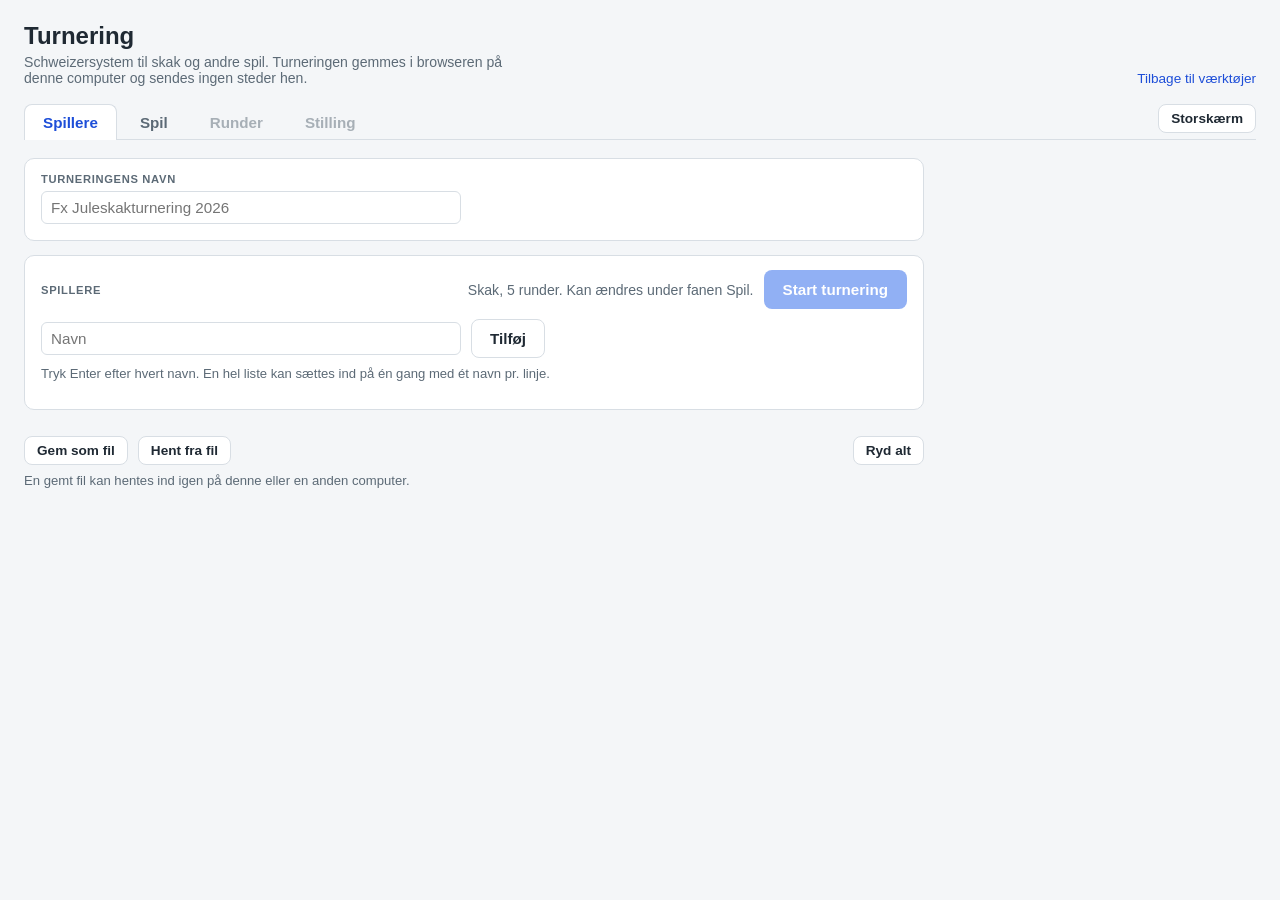
<file: vaerktoejer/turnering/index.html>
<!DOCTYPE html>
<html lang="da">
<head>
<meta charset="UTF-8">
<meta name="viewport" content="width=device-width, initial-scale=1">
<title>Turnering</title>
<script>
// Gemte data fra den gamle adresse på kemiformler.dk følger med som #flyt=... og gemmes her én gang
(function(){
  var m = /^#flyt=(.+)$/.exec(location.hash), tilladt = ["mg_turnering_v1"];
  if (!m) return;
  try {
    var d = JSON.parse(decodeURIComponent(m[1]));
    tilladt.forEach(function(k){
      if (typeof d[k] === 'string' && localStorage.getItem(k) === null) localStorage.setItem(k, d[k]);
    });
  } catch(e){}
  history.replaceState(null, '', location.pathname + location.search);
})();
</script>
<meta name="robots" content="noindex, nofollow">
<style>
  :root{
    --bg:#f4f6f8;
    --panel:#ffffff;
    --border:#d8dee4;
    --ink:#1f2933;
    --muted:#5c6a76;
    --accent:#2563eb;
    --accent-dark:#1d4ed8;
    --accent-svag:#eef4ff;
    --warn:#b45309;
    --warn-bg:#fef3c7;
    --warn-kant:#f5d78e;
    --ok:#15803d;
  }
  *{box-sizing:border-box;}
  [hidden]{display:none !important;}
  body{
    margin:0;
    font-family:"Segoe UI", Calibri, Arial, sans-serif;
    background:var(--bg);
    color:var(--ink);
    padding:22px 24px 60px;
  }
  a{color:var(--accent-dark);}
  h1{font-size:1.5rem; margin:0;}
  h2{font-size:1.15em; margin:0 0 10px;}
  .muted{color:var(--muted); font-size:.88rem;}

  .top{display:flex; align-items:flex-end; gap:8px 20px; flex-wrap:wrap; margin-bottom:18px;}
  .top .titel{flex:1 1 320px;}
  .top .titel p{margin:4px 0 0; max-width:62ch;}
  .tilbage{font-size:.85rem; text-decoration:none;}
  .tilbage:hover{text-decoration:underline;}

  button{
    font-family:inherit; font-size:.95rem; font-weight:600;
    padding:10px 18px; border-radius:8px; border:1px solid transparent; cursor:pointer;
  }
  button:disabled{opacity:.5; cursor:default;}
  .btn-primary{background:var(--accent); color:#fff;}
  .btn-primary:hover:not(:disabled){background:var(--accent-dark);}
  .btn-secondary{background:#fff; color:var(--ink); border-color:var(--border);}
  .btn-secondary:hover:not(:disabled){background:#eef1f4;}
  .btn-small{padding:6px 12px; font-size:.85rem;}
  .row{display:flex; gap:10px; align-items:center; flex-wrap:wrap;}

  input[type=text], input[type=number]{
    font-family:inherit; font-size:.95rem; font-weight:400;
    padding:7px 9px; border:1px solid var(--border); border-radius:6px;
    background:#fff; color:var(--ink);
  }
  input[type=number]{width:96px;}
  input.bred{flex:1 1 240px; width:100%; max-width:420px;}
  label.felt{display:flex; flex-direction:column; gap:5px; font-size:.88rem; font-weight:600; align-items:flex-start;}
  label.check{display:flex; align-items:center; gap:8px; font-weight:600; font-size:.92rem; cursor:pointer;}
  label.check input{width:18px; height:18px; margin:0; accent-color:var(--accent); cursor:pointer;}
  .sub-label{display:block; font-size:.7rem; font-weight:700; letter-spacing:.06em; text-transform:uppercase; color:var(--muted); margin-bottom:6px;}

  .chip-list{display:flex; flex-wrap:wrap; gap:6px;}
  .chip{
    padding:6px 12px; font-size:.85rem; border-radius:999px;
    border:1px solid var(--border); background:#fff; color:var(--ink); font-weight:600;
  }
  .chip:hover:not(:disabled){background:#eef1f4;}
  .chip.valgt{background:var(--accent); border-color:var(--accent); color:#fff; opacity:1;}

  .felter{display:flex; flex-wrap:wrap; gap:14px 20px; margin-top:14px; align-items:flex-start;}
  .hjaelp{margin:8px 0 0; font-size:.82rem; color:var(--muted); max-width:70ch;}
  .type-info{
    margin:12px 0 0; font-size:.85rem; color:var(--muted);
    background:var(--accent-svag); border-radius:6px; padding:8px 11px; max-width:70ch;
  }
  .besked{
    font-size:.88rem; border-radius:6px; padding:8px 11px; margin:12px 0 0; max-width:70ch;
    border:1px solid var(--warn-kant); background:var(--warn-bg); color:#7c4a02;
  }
  .kvittering{font-size:.85rem; color:var(--ok); font-weight:600;}

  /* Faner */
  .faner{display:flex; flex-wrap:wrap; align-items:flex-end; gap:4px; border-bottom:1px solid var(--border); margin-bottom:18px;}
  .fane{
    background:none; color:var(--muted); border:1px solid transparent; border-bottom:0;
    border-radius:8px 8px 0 0; padding:9px 18px; margin-bottom:-1px;
  }
  .fane:hover:not(:disabled){background:#eef1f4; color:var(--ink);}
  .fane[aria-selected=true]{background:var(--panel); border-color:var(--border); color:var(--accent-dark);}
  .storskaerm-knap{margin-left:auto; margin-bottom:6px;}

  .panel{max-width:900px;}
  .kort{background:var(--panel); border:1px solid var(--border); border-radius:10px; padding:14px 16px 16px; margin-bottom:14px;}
  .kort p.tekst{margin:0 0 12px; font-size:.92rem; max-width:70ch;}

  /* Start-knappen staar i kortets hoved, saa den ikke forsvinder under en lang liste */
  .korthoved{display:flex; flex-wrap:wrap; align-items:center; justify-content:space-between; gap:8px 16px; margin-bottom:10px;}
  .korthoved .sub-label{margin-bottom:0;}

  /* Spillerlisten: fyldes oppefra og ned i tre spalter. --r3 og --r2 er antallet af
     raekker ved tre og to spalter og saettes sammen med listen. */
  .spillerliste{
    list-style:none; margin:12px 0 0; padding:0;
    display:grid; grid-auto-flow:column; column-gap:22px;
    grid-template-columns:repeat(3, minmax(0,1fr)); grid-template-rows:repeat(var(--r3, 8), auto);
  }
  .spillerliste li{display:flex; align-items:center; gap:8px; padding:3px 0; border-top:1px solid #edf0f3;}
  .spillerliste .nr{flex:none; width:26px; text-align:right; font-size:.85rem; color:var(--muted);}
  .spillerliste input{flex:1 1 auto; min-width:0; border-color:transparent; background:transparent;}
  .spillerliste input:hover, .spillerliste input:focus{border-color:var(--border); background:#fff;}
  .spillerliste li.udgaaet input{text-decoration:line-through; color:var(--muted);}
  .spillerliste button{flex:none; white-space:nowrap;}
  .spillerliste li.dublet input{border-color:var(--warn); background:#fffbeb;}
  .besked button{margin-left:8px;}
  .nulstil{margin-top:26px;}
  .nulstil .skille{flex:1 1 20px;}

  /* En runde */
  .rundevalg{margin-bottom:12px;}
  .braetter{list-style:none; margin:0; padding:0;}
  .braet{
    --midt:8.6em;                       /* bredden af de tre resultatknapper */
    display:grid; grid-template-columns:2.2em minmax(0,1fr) var(--midt) minmax(0,1fr);
    align-items:center; gap:.6em; padding:.4em .6em;
    border:1px solid transparent; border-top-color:#edf0f3; break-inside:avoid;
  }
  .to-knapper .braet{--midt:5.8em;}
  .braet[tabindex]{cursor:pointer;}
  .braet:focus{outline:none; background:var(--accent-svag); border-color:var(--accent); border-radius:8px;}
  .braet .nr{font-weight:700; color:var(--muted);}
  .braet .navn{display:flex; align-items:center; min-width:0;}
  .braet .navn.venstre{justify-content:flex-end;}
  .braet .navn .tekst{overflow:hidden; text-overflow:ellipsis; white-space:nowrap;}
  .braet .navn.vinder{font-weight:700;}
  .braet .navn.taber{color:var(--muted);}
  .braet .pt{font-size:.82em; font-weight:400; color:var(--muted);}
  .braet .sidder-over{grid-column:3 / 5; font-size:.88em; color:var(--muted);}
  .braet-hoved{border:0; padding-top:0; padding-bottom:.3em;}
  .braet-hoved > span{font-size:.7rem; font-weight:700; letter-spacing:.06em; text-transform:uppercase; color:var(--muted);}
  .braet-hoved .midt{text-align:center;}
  .brik{
    display:inline-block; flex:none; width:.72em; height:.72em; margin:0 .35em;
    border-radius:50%; border:1.5px solid var(--ink); background:#fff;
  }
  .brik.sort{background:var(--ink);}
  .resultat{display:flex;}
  .resultat button{
    flex:1 1 0; min-width:0; padding:.35em 0; font-size:.9em; border-radius:0;
    border:1px solid var(--border); background:#fff; color:var(--ink);
  }
  .resultat button + button{border-left:0;}
  .resultat button:first-child{border-radius:8px 0 0 8px;}
  .resultat button:last-child{border-radius:0 8px 8px 0;}
  .resultat button:hover{background:#eef1f4;}
  .resultat button.valgt{background:var(--accent); border-color:var(--accent); color:#fff;}
  .res-tekst{display:none;}             /* resultatet som tekst, kun paa udskriften */
  .status{margin:0 0 12px; font-size:.92em; font-weight:600;}

  /* Stillingen ved siden af runden, kun paa storskaerm */
  .sidekort{display:none;}
  .ministilling{list-style:none; margin:0; padding:0;}
  .ministilling li{
    display:grid; grid-template-columns:1.7em minmax(0,1fr) auto; gap:.5em;
    padding:.2em 0; border-top:1px solid #edf0f3; break-inside:avoid;
  }
  .ministilling .plads{text-align:right; color:var(--muted);}
  .ministilling .tekst{overflow:hidden; text-overflow:ellipsis; white-space:nowrap;}
  .ministilling .pt{font-weight:700; font-variant-numeric:tabular-nums;}
  .ministilling li.udgaaet{color:var(--muted);}
  .ministilling.to-spalter{columns:2; column-gap:1.4em;}

  /* Stillingen */
  .tabel-omslag{overflow-x:auto;}
  table.stilling{border-collapse:collapse; width:100%; font-size:.95em;}
  .stilling th, .stilling td{padding:.4em .7em; text-align:left; border-bottom:1px solid #edf0f3; white-space:nowrap;}
  .stilling th{font-size:.7rem; font-weight:700; letter-spacing:.06em; text-transform:uppercase; color:var(--muted);}
  .stilling .tal{text-align:right; font-variant-numeric:tabular-nums;}
  .stilling td.point{font-weight:700;}
  .stilling tr.udgaaet td{color:var(--muted);}
  .vinder-linje{margin:0 0 12px; font-size:1.05em; font-weight:700; color:var(--accent-dark);}
  /* Krydstabellen maa gerne blive bredere end resten, saa alle runder kan ses uden at rulle. */
  #krydskort{width:max-content; min-width:100%; max-width:calc(100vw - 48px);}
  .krydstabel{font-size:.88em;}
  .krydstabel .kres{display:inline-block; min-width:1.1em; font-weight:700;}
  .krydstabel .over{color:var(--muted);}
  .row + .kort{margin-top:18px;}

  /* Storskaerm: til projektoren. Alt kan stadig betjenes. Skriften i kortene saenkes
     af tilpasStorskaerm, til de kan vaere paa skaermen. */
  body.storskaerm{padding:18px 30px 30px;}
  body.storskaerm .top .muted, body.storskaerm .tilbage, body.storskaerm .skjul-stor{display:none !important;}
  body.storskaerm h1{font-size:2rem;}
  body.storskaerm .panel{max-width:none; font-size:1.45rem;}
  body.storskaerm .status{font-size:1rem; margin-bottom:8px;}
  /* taet: raekkerne rykker sammen, foer skriften saenkes */
  .kort.taet h2{margin-bottom:.25em;}
  .kort.taet .braet{padding-top:.14em; padding-bottom:.14em;}
  .kort.taet .braet-hoved{padding-bottom:.1em;}
  .kort.taet .resultat button{padding:.16em 0;}
  .kort.taet .ministilling li{padding:.04em 0;}
  .kort.taet .stilling th, .kort.taet .stilling td{padding-top:.14em; padding-bottom:.14em;}
  .kort.taet .vinder-linje{margin-bottom:.3em;}
  body.storskaerm .rundelayout.med-side{
    display:grid; grid-template-columns:minmax(0,1.55fr) minmax(0,1fr); gap:18px; align-items:start;
    margin-bottom:14px;
  }
  body.storskaerm .rundelayout.med-side .kort{display:block; margin-bottom:0;}
  /* Er der for mange braetter til det, staar de i to spalter uden stillingen ved siden af. */
  body.storskaerm .rundelayout:not(.med-side) .braetter{columns:2; column-gap:44px;}
  body.storskaerm .rundelayout:not(.med-side) .braet-hoved{display:none;}

  @media (max-width:860px){
    .spillerliste{grid-template-columns:repeat(2, minmax(0,1fr)); grid-template-rows:repeat(var(--r2, 8), auto);}
  }
  @media (max-width:560px){
    .spillerliste{display:block;}
  }
  @media (max-width:520px){
    body{padding:16px 14px 50px;}
    .fane{padding:8px 12px;}
    .braet{--midt:7.4em; grid-template-columns:1.6em minmax(0,1fr) var(--midt) minmax(0,1fr); gap:.4em; padding:.4em .2em;}
    .to-knapper .braet{--midt:5em;}
  }
  /* Udskrift: kun den fane, der er aaben, uden knapper. */
  @media print{
    body, body.storskaerm{background:#fff; padding:0;}
    .faner, .tilbage, .row, .hjaelp, .rundevalg, .status, .top .muted, .sidekort, .skjul-print{display:none !important;}
    .panel, body.storskaerm .panel{max-width:none; font-size:12pt;}
    .kort{border:0; padding:0; font-size:12pt !important;}
    body.storskaerm .rundelayout{display:block;}
    body.storskaerm .rundelayout .braetter{columns:auto;}
    body.storskaerm .rundelayout .braet-hoved{display:grid;}
    .braet:focus{background:none; border-color:transparent; border-top-color:#edf0f3; border-radius:0;}
    .resultat{display:none;}
    .res-tekst{display:block; text-align:center; font-weight:700;}
    .res-tekst:empty{height:1.3em; margin:0 1.2em; border-bottom:1px solid #777;}
  }
</style>
</head>
<body>

<div class="top">
  <div class="titel">
    <h1 id="sidetitel">Turnering</h1>
    <p class="muted">Schweizersystem til skak og andre spil. Turneringen gemmes i browseren p&aring; denne computer og sendes ingen steder hen.</p>
  </div>
  <a class="tilbage" href="../../sider/vaerktoejer.html#laerere">Tilbage til v&aelig;rkt&oslash;jer</a>
</div>

<div class="faner" role="tablist" aria-label="Turnering">
  <button type="button" class="fane" role="tab" id="fane-spillere" aria-controls="panel-spillere" data-fane="spillere">Spillere</button>
  <button type="button" class="fane" role="tab" id="fane-spil" aria-controls="panel-spil" data-fane="spil">Spil</button>
  <button type="button" class="fane" role="tab" id="fane-runder" aria-controls="panel-runder" data-fane="runder">Runder</button>
  <button type="button" class="fane" role="tab" id="fane-stilling" aria-controls="panel-stilling" data-fane="stilling">Stilling</button>
  <button type="button" class="btn-secondary btn-small storskaerm-knap" id="storskaerm">Storsk&aelig;rm</button>
</div>

<section class="panel" id="panel-spillere" role="tabpanel" aria-labelledby="fane-spillere">
  <div class="kort">
    <label class="sub-label" for="tnavn">Turneringens navn</label>
    <input type="text" id="tnavn" class="bred" maxlength="80" placeholder="Fx Juleskakturnering 2026">
  </div>

  <div class="kort">
    <div class="korthoved">
      <span class="sub-label">Spillere <span id="antal"></span></span>
      <div class="row" id="foer-start">
        <span class="muted" id="startinfo"></span>
        <button type="button" class="btn-primary" id="start">Start turnering</button>
      </div>
    </div>
    <div class="row">
      <input type="text" id="nyspiller" class="bred" maxlength="60" placeholder="Navn" aria-label="Navn p&aring; ny spiller">
      <button type="button" class="btn-secondary" id="tilfoej">Tilf&oslash;j</button>
    </div>
    <p class="hjaelp">Tryk Enter efter hvert navn. En hel liste kan s&aelig;ttes ind p&aring; &eacute;n gang med &eacute;t navn pr. linje.</p>
    <p class="type-info" id="efter-start" hidden>Turneringen er i gang. Nye spillere kommer med fra n&aelig;ste runde. En spiller, der g&aring;r, kan tr&aelig;kkes ud og sidder s&aring; over resten af turneringen.</p>
    <p class="besked" id="dubletbesked" hidden>
      <span id="dublettekst"></span>
      <button type="button" class="btn-secondary btn-small" id="fjerndubletter">Fjern dubletterne</button>
    </p>
    <ol class="spillerliste" id="spillerliste"></ol>
  </div>

  <div class="row nulstil">
    <button type="button" class="btn-secondary btn-small" id="gemfil">Gem som fil</button>
    <button type="button" class="btn-secondary btn-small" id="hentfil">Hent fra fil</button>
    <input type="file" id="filvalg" accept=".json,application/json" hidden>
    <span class="skille"></span>
    <button type="button" class="btn-secondary btn-small" id="forfra" hidden>Begynd forfra med samme spillere</button>
    <button type="button" class="btn-secondary btn-small" id="ryd">Ryd alt</button>
  </div>
  <p class="hjaelp">En gemt fil kan hentes ind igen p&aring; denne eller en anden computer.</p>
</section>

<section class="panel" id="panel-spil" role="tabpanel" aria-labelledby="fane-spil" hidden>
  <div class="kort">
    <span class="sub-label">Spil</span>
    <div class="chip-list" id="spilvalg"></div>
    <div class="felter" id="andetvalg" hidden>
      <label class="check"><input type="checkbox" id="andet-uafgjort"> Spillet kan ende uafgjort</label>
      <label class="check"><input type="checkbox" id="andet-sider"> Fordel, hvem der begynder</label>
    </div>
    <p class="type-info" id="spilinfo"></p>
    <p class="besked" id="spillaast" hidden>Spillet kan ikke &aelig;ndres, n&aring;r turneringen er startet.</p>
  </div>

  <div class="kort">
    <span class="sub-label">System</span>
    <p class="tekst">Schweizersystem. I hver runde m&oslash;des spillere med lige mange point, og ingen m&oslash;der den samme modstander to gange. Ved et ulige antal sidder &eacute;n spiller over og f&aring;r 1 point.</p>
    <label class="felt">Antal runder
      <input type="number" id="antalrunder" min="1" max="30" step="1">
    </label>
    <p class="hjaelp" id="rundeinfo"></p>
  </div>
</section>

<section class="panel" id="panel-runder" role="tabpanel" aria-labelledby="fane-runder" hidden>
  <div class="chip-list rundevalg" id="rundevalg"></div>
  <div class="rundelayout" id="rundelayout">
    <div class="kort" id="rundekort">
      <h2 id="rundetitel"></h2>
      <div class="braet braet-hoved" id="braethoved" aria-hidden="true"></div>
      <ol class="braetter" id="braetter"></ol>
      <p class="hjaelp skjul-stor" id="tasthjaelp"></p>
    </div>
    <div class="kort sidekort" id="sidekort">
      <h2>Stilling</h2>
      <ol class="ministilling" id="ministilling"></ol>
    </div>
  </div>
  <p class="status" id="rundestatus"></p>
  <div class="row">
    <button type="button" class="btn-primary" id="naeste"></button>
    <button type="button" class="btn-primary" id="tilstilling" hidden>Se stillingen</button>
    <button type="button" class="btn-secondary btn-small" id="ekstra" hidden>Spil en ekstra runde</button>
    <button type="button" class="btn-secondary btn-small" id="sletrunde"></button>
    <button type="button" class="btn-secondary btn-small" id="udskrivrunde">Udskriv runden</button>
  </div>
</section>

<section class="panel" id="panel-stilling" role="tabpanel" aria-labelledby="fane-stilling" hidden>
  <div class="kort" id="stillingkort">
    <h2 id="stillingtitel"></h2>
    <p class="vinder-linje" id="vinder" hidden></p>
    <div class="tabel-omslag">
      <table class="stilling">
        <thead id="stillinghoved"></thead>
        <tbody id="stillingkrop"></tbody>
      </table>
    </div>
    <p class="hjaelp skjul-stor">Ved lige mange point afg&oslash;r korrektionen r&aelig;kkef&oslash;lgen. Korrektionen er summen af modstandernes point.</p>
  </div>
  <div class="row">
    <button type="button" class="btn-secondary btn-small" id="kopier">Kopier stilling</button>
    <button type="button" class="btn-secondary btn-small" id="udskrivstilling">Udskriv stillingen</button>
    <span class="kvittering" id="kvittering" hidden>Stillingen er kopieret.</span>
  </div>
  <div class="kort skjul-stor skjul-print" id="krydskort">
    <h2>Krydstabel</h2>
    <div class="tabel-omslag">
      <table class="stilling krydstabel">
        <thead id="krydshoved"></thead>
        <tbody id="krydskrop"></tbody>
      </table>
    </div>
    <p class="hjaelp" id="krydshjaelp"></p>
  </div>
</section>

<script>
(function(){
  "use strict";

  // sider: navnene paa de to sider, naar det skal fordeles, hvem der faar hvilken.
  // uafgjort: ordet for uafgjort, eller null, hvis spillet altid har en vinder.
  var SPIL = [
    { id:'skak', navn:'Skak', sider:['Hvid', 'Sort'], uafgjort:'remis', sted:'Bræt',
      info:'Hvid og sort fordeles, så hver spiller får de to farver lige mange gange og så vidt muligt skiftevis. Sejr giver 1 point, remis ½ og tab 0.' },
    { id:'babyskak', navn:'Babyskak', sider:null, uafgjort:'uafgjort', sted:'Bord',
      info:'Hvert hold skrives ind som én deltager, fx Anna og Bo. Sejr giver 1 point, uafgjort ½ og tab 0.' },
    { id:'backgammon', navn:'Backgammon', sider:null, uafgjort:null, sted:'Bræt',
      info:'Hvert parti har en vinder. Sejr giver 1 point.' },
    { id:'bordtennis', navn:'Bordtennis', sider:null, uafgjort:null, sted:'Bord',
      info:'Hver kamp har en vinder. Sejr giver 1 point.' },
    { id:'bordfodbold', navn:'Bordfodbold', sider:null, uafgjort:null, sted:'Bord',
      info:'Hvert hold skrives ind som én deltager. Hver kamp har en vinder, og sejr giver 1 point.' },
    { id:'andet', navn:'Andet spil', sider:null, uafgjort:null, sted:'Kamp',
      info:'Vælg selv, om spillet kan ende uafgjort, og om det skal fordeles ligeligt, hvem der begynder. Sejr giver 1 point, uafgjort ½ og tab 0.' }
  ];

  var FANER = ['spillere', 'spil', 'runder', 'stilling'];
  var NOEGLE = 'mg_turnering_v1';

  var GENGANGER = 1000000;                // pris for at moede samme modstander igen
  var SAMMENSTOED = [0, 30, 150, 2500];   // pris, naar to spillere oensker samme side
  var KNUDEGRAENSE = 200000;              // loft over soegningen efter den bedste parring
  var UDSYN_MAKS = 10;                    // op til saa mange pladser ses der frem til de sidste runder
  var UDSYNSBUDGET = 300000;              // loft over den soegning

  var RESULTATTEKST = { a:'1-0', u:'½-½', b:'0-1' };

  // Storskaerm
  var STOR_SKRIFT = 23, MINDSTE_SKRIFT = 13;   // px: skriften saenkes fra den store mod den mindste
  var BUNDLUFT = 30;                           // px fri plads nederst paa skaermen
  var SIDE_MAKS_BRAETTER = 14;                 // flere braetter end det: to spalter uden stilling ved siden af
  var SIDE_EN_SPALTE = 12;                     // flere spillere end det: stillingen ved siden af i to spalter

  var t = tomTurnering();
  var fane = 'spillere';
  var visRunde = 0;      // den runde, fanen Runder viser
  var fokusBraet = 0;    // det braet, piletasterne staar paa

  /* --------------------------------------------------------------- hjaelpere */

  function $(id){ return document.getElementById(id); }

  function tomTurnering(){
    return { navn:'', spil:'skak', andet:{ uafgjort:true, sider:false }, antalRunder:5,
             spillere:[], naesteId:1, runder:[] };
  }
  function esc(s){
    return String(s).replace(/&/g, '&amp;').replace(/</g, '&lt;')
                    .replace(/>/g, '&gt;').replace(/"/g, '&quot;');
  }
  function spil(){
    var s = SPIL[0], i;
    for (i = 0; i < SPIL.length; i++){ if (SPIL[i].id === t.spil) s = SPIL[i]; }
    if (s.id !== 'andet') return s;
    return { id:s.id, navn:s.navn, sted:s.sted, info:s.info,
             sider: t.andet.sider ? ['Begynder', 'Nr. 2'] : null,
             uafgjort: t.andet.uafgjort ? 'uafgjort' : null };
  }
  function pointtekst(p){
    var hele = Math.floor(p), halv = p - hele >= .5;
    return (hele || !halv ? String(hele) : '') + (halv ? '½' : '');
  }
  function navn(id){
    for (var i = 0; i < t.spillere.length; i++){
      if (t.spillere[i].id === id) return t.spillere[i].navn.trim() || 'Spiller ' + (i + 1);
    }
    return '';
  }
  function harSpillet(id){
    for (var r = 0; r < t.runder.length; r++){
      for (var i = 0; i < t.runder[r].length; i++){
        if (t.runder[r][i].a === id || t.runder[r][i].b === id) return true;
      }
    }
    return false;
  }
  function antalPartier(runde){
    var n = 0;
    for (var i = 0; i < runde.length; i++){ if (runde[i].b !== null) n++; }
    return n;
  }
  function mangler(runde){
    var n = 0;
    for (var i = 0; i < runde.length; i++){ if (runde[i].b !== null && !runde[i].res) n++; }
    return n;
  }
  function erSlut(){
    return t.runder.length > 0 && t.runder.length >= t.antalRunder &&
           !mangler(t.runder[t.runder.length - 1]);
  }

  /* --------------------------------------------------------------- parringen */

  function bland(liste){
    for (var i = liste.length - 1; i > 0; i--){
      var j = Math.floor(Math.random() * (i + 1)), x = liste[i];
      liste[i] = liste[j]; liste[j] = x;
    }
    return liste;
  }

  // Point, modstandere og sider for hver spiller, regnet ud fra runderne.
  // Et parti er { a, b, res }: a sidder til venstre (hvid), b til hoejre (sort), og
  // res er 'a', 'b', 'u' (uafgjort) eller null. Er b null, sidder a over.
  function statistik(spillere, runder){
    var st = {}, i, r, k, A, B, id;
    for (i = 0; i < spillere.length; i++){
      st[spillere[i].id] = { id:spillere[i].id, point:0, korr:0, vundet:0, uafgjort:0, tabt:0,
                             oversad:0, modst:[], sider:[] };
    }
    for (r = 0; r < runder.length; r++){
      for (i = 0; i < runder[r].length; i++){
        k = runder[r][i];
        A = st[k.a];
        B = k.b === null ? null : st[k.b];
        if (!A || (k.b !== null && !B)) continue;
        if (!B){ A.point += 1; A.oversad++; continue; }
        A.modst.push(B.id); B.modst.push(A.id);
        A.sider.push(0);    B.sider.push(1);
        if (k.res === 'a'){ A.point += 1; A.vundet++; B.tabt++; }
        else if (k.res === 'b'){ B.point += 1; B.vundet++; A.tabt++; }
        else if (k.res === 'u'){ A.point += .5; B.point += .5; A.uafgjort++; B.uafgjort++; }
      }
    }
    // Korrektion: summen af modstandernes point. En runde som oversidder taeller som
    // en modstander med spillerens egne point.
    for (id in st){
      A = st[id];
      A.korr = A.oversad * A.point;
      for (i = 0; i < A.modst.length; i++){ A.korr += st[A.modst[i]].point; }
    }
    return st;
  }

  // Raekkefoelgen: point, korrektion, antal sejre. Staar to helt lige, deler de pladsen.
  function rangliste(spillere, st){
    var liste = [], i, f;
    for (i = 0; i < spillere.length; i++){ liste.push({ sp:spillere[i], st:st[spillere[i].id], nr:i }); }
    liste.sort(function(x, y){
      return y.st.point - x.st.point || y.st.korr - x.st.korr ||
             y.st.vundet - x.st.vundet || x.nr - y.nr;
    });
    for (i = 0; i < liste.length; i++){
      f = liste[i - 1];
      liste[i].plads = (f && f.st.point === liste[i].st.point && f.st.korr === liste[i].st.korr &&
                        f.st.vundet === liste[i].st.vundet) ? f.plads : i + 1;
    }
    return liste;
  }

  // Hvilken side en spiller helst skal have i naeste parti. side 0 er venstre (hvid).
  // Styrke 3: skal have siden (to ens i traek, eller en forskel paa to). Styrke 2: har
  // haft den anden side en gang mere. Styrke 1: blot skiftevis. Samme regler som i FIDE.
  function oenske(sider){
    var n = sider.length, hvide = 0, i;
    if (!n) return { side:-1, styrke:0, forskel:0 };
    for (i = 0; i < n; i++){ if (sider[i] === 0) hvide++; }
    var forskel = hvide - (n - hvide);
    var modsat = sider[n - 1] === 0 ? 1 : 0;
    if (forskel >= 2)  return { side:1, styrke:3, forskel:forskel };
    if (forskel <= -2) return { side:0, styrke:3, forskel:forskel };
    if (n >= 2 && sider[n - 2] === sider[n - 1]) return { side:modsat, styrke:3, forskel:forskel };
    if (forskel === 1)  return { side:1, styrke:2, forskel:forskel };
    if (forskel === -1) return { side:0, styrke:2, forskel:forskel };
    return { side:modsat, styrke:1, forskel:forskel };
  }
  function sidepris(x, y){
    var a = oenske(x.sider), b = oenske(y.sider);
    if (a.side < 0 || b.side < 0 || a.side !== b.side) return 0;
    return SAMMENSTOED[Math.min(a.styrke, b.styrke)];
  }
  // true, hvis x skal sidde til venstre (hvid). x er den hoejest placerede af de to.
  function xTilVenstre(x, y){
    var a = oenske(x.sider), b = oenske(y.sider), i, j;
    if (a.side < 0 && b.side < 0) return Math.random() < .5;
    if (a.side < 0) return b.side === 1;
    if (b.side < 0) return a.side === 0;
    if (a.side !== b.side) return a.side === 0;
    if (a.styrke !== b.styrke) return (a.styrke > b.styrke) === (a.side === 0);
    if (a.forskel !== b.forskel) return a.forskel < b.forskel;
    // Ellers byttes der om i forhold til den seneste runde, hvor de to havde hver sin side.
    for (i = x.sider.length - 1, j = y.sider.length - 1; i >= 0 && j >= 0; i--, j--){
      if (x.sider[i] !== y.sider[j]) return x.sider[i] === 1;
    }
    return a.side === 0;
  }

  function moedt(x, id){
    var n = 0;
    for (var i = 0; i < x.modst.length; i++){ if (x.modst[i] === id) n++; }
    return n;
  }

  // Finder den billigste maade at saette n spillere sammen to og to, naar c[i][j] er
  // prisen for at lade i moede j. Spillerne tages oppefra, og hver proever sine
  // billigste modstandere foerst. Returnerer makker[i] = den, i skal moede.
  function parring(n, c){
    var kandidater = [], brugt = [], makker = [], bedst = Infinity, bedstMakker = null, knuder = 0, i;
    function efterPris(i){
      return function(x, y){ return c[i][x] - c[i][y] || Math.abs(x - i) - Math.abs(y - i); };
    }
    for (i = 0; i < n; i++){
      var andre = [];
      for (var j = 0; j < n; j++){ if (j !== i) andre.push(j); }
      kandidater.push(andre.sort(efterPris(i)));
      brugt.push(false); makker.push(-1);
    }
    function soeg(fra, sum){
      while (fra < n && brugt[fra]) fra++;
      if (fra === n){ bedst = sum; bedstMakker = makker.slice(); return; }
      knuder++;
      brugt[fra] = true;
      for (var k = 0; k < kandidater[fra].length; k++){
        var j = kandidater[fra][k];
        if (brugt[j]) continue;
        if (sum + c[fra][j] >= bedst) break;
        brugt[j] = true; makker[fra] = j; makker[j] = fra;
        soeg(fra + 1, sum + c[fra][j]);
        brugt[j] = false;
        if (bedst === 0 || knuder > KNUDEGRAENSE) break;
      }
      brugt[fra] = false;
    }
    soeg(0, 0);
    return ombyt(bedstMakker, c);
  }

  // Efterbehandling: bytter modstandere mellem to partier, saa laenge det goer den
  // samlede pris lavere. Retter det, soegningen ikke naaede inden for loftet.
  function ombyt(makker, c){
    var n = makker.length, aendret = true, omgange = 0, a, b, x, y, nu;
    while (aendret && omgange++ < 100){
      aendret = false;
      for (a = 0; a < n; a++){
        for (x = a + 1; x < n; x++){
          b = makker[a]; y = makker[x];
          if (x === b) continue;
          nu = c[a][b] + c[x][y];
          if (c[a][x] + c[b][y] < nu){
            makker[a] = x; makker[x] = a; makker[b] = y; makker[y] = b; aendret = true;
          } else if (c[a][y] + c[b][x] < nu){
            makker[a] = y; makker[y] = a; makker[b] = x; makker[x] = b; aendret = true;
          }
        }
      }
    }
    return makker;
  }

  // Alle maader at saette m spillere sammen to og to (m = 10 giver 945).
  function alleParringer(m){
    var ud = [], makker = [], i;
    for (i = 0; i < m; i++){ makker.push(-1); }
    (function naeste(){
      var fra = 0, j;
      while (fra < m && makker[fra] >= 0) fra++;
      if (fra === m){ ud.push(makker.slice()); return; }
      for (j = fra + 1; j < m; j++){
        if (makker[j] >= 0) continue;
        makker[fra] = j; makker[j] = fra;
        naeste();
        makker[fra] = makker[j] = -1;
      }
    })();
    return ud;
  }

  // Kan der spilles h runder mere uden gengangere, naar kendt[i][j] siger, hvem der
  // har moedt hvem? Slipper budgettet op, regnes svaret som ja.
  function kanGaaOp(m, kendt, h, budget){
    if (h === 0) return true;
    var makker = [], i;
    for (i = 0; i < m; i++){ makker.push(-1); }
    function runde(){
      var fra = 0, j, ok;
      while (fra < m && makker[fra] >= 0) fra++;
      if (fra === m){
        for (j = 0; j < m; j++){ kendt[j][makker[j]] = true; }
        ok = kanGaaOp(m, kendt, h - 1, budget);
        for (j = 0; j < m; j++){ kendt[j][makker[j]] = false; }
        return ok;
      }
      for (j = fra + 1; j < m; j++){
        if (makker[j] >= 0 || kendt[fra][j]) continue;
        if (--budget.tilbage < 0) return true;
        makker[fra] = j; makker[j] = fra;
        ok = runde();
        makker[fra] = makker[j] = -1;
        if (ok) return true;
      }
      return false;
    }
    return runde();
  }

  // Smaa felter: her kan en ellers god parring spaerre for, at de sidste runder gaar op
  // uden gengangere. Alle parringer proeves fra den billigste, og den foerste, der lader
  // resten af de planlagte runder gaa op, vaelges.
  function parringMedUdsyn(m, c, kendt, runderTilbage){
    var alle = alleParringer(m), frie = [], i, j, k, h, pris, ny, ledige, ok;
    for (k = 0; k < alle.length; k++){
      pris = 0; ny = true;
      for (i = 0; i < m; i++){
        j = alle[k][i];
        if (j > i){ pris += c[i][j]; if (kendt[i][j]) ny = false; }
      }
      alle[k] = { makker:alle[k], pris:pris, ny:ny };
    }
    alle.sort(function(x, y){ return x.pris - y.pris; });
    for (k = 0; k < alle.length; k++){ if (alle[k].ny) frie.push(alle[k].makker); }
    if (!frie.length) return alle[0].makker;

    // Laengere end dette kan turneringen ikke fortsaette uden gengangere.
    var maks = m;
    for (i = 0; i < m; i++){
      ledige = 0;
      for (j = 0; j < m; j++){ if (j !== i && !kendt[i][j]) ledige++; }
      maks = Math.min(maks, ledige - 1);
    }
    var budget = { tilbage:UDSYNSBUDGET };
    for (h = Math.min(runderTilbage, maks); h > 0; h--){
      for (k = 0; k < frie.length; k++){
        for (i = 0; i < m; i++){ kendt[i][frie[k][i]] = true; }
        ok = kanGaaOp(m, kendt, h, budget);
        for (i = 0; i < m; i++){ kendt[i][frie[k][i]] = false; }
        if (budget.tilbage < 0) return frie[0];
        if (ok) return frie[k];
      }
    }
    return frie[0];
  }

  // Parrer de aktive spillere til en ny runde. runderTilbage er antallet af planlagte
  // runder efter denne.
  function lavRunde(spillere, runder, medSider, runderTilbage){
    var st = statistik(spillere, runder), felt = [], i, j, d;
    for (i = 0; i < spillere.length; i++){ if (spillere[i].aktiv) felt.push(st[spillere[i].id]); }
    bland(felt);
    felt.sort(function(x, y){ return y.point - x.point || y.korr - x.korr; });

    var n = felt.length;
    var over = n % 2 ? n : -1;                 // ekstra plads: den, der moeder den, sidder over
    var m = over < 0 ? n : n + 1;
    var lavest = n ? felt[n - 1].point : 0;
    var c = [], kendt = [];
    for (i = 0; i < m; i++){
      c.push([]); kendt.push([]);
      for (j = 0; j < m; j++){ c[i].push(0); kendt[i].push(false); }
    }
    for (i = 0; i < n; i++){
      for (j = i + 1; j < n; j++){
        d = felt[i].point - felt[j].point;
        c[i][j] = d * d * 1000 + moedt(felt[i], felt[j].id) * GENGANGER;
        if (medSider) c[i][j] += sidepris(felt[i], felt[j]);
        c[j][i] = c[i][j];
        kendt[i][j] = kendt[j][i] = moedt(felt[i], felt[j].id) > 0;
      }
      if (over >= 0){
        // Den lavest placerede, der ikke har siddet over foer, sidder over.
        d = felt[i].point - lavest;
        c[i][over] = c[over][i] = d * d * 1000 + felt[i].oversad * GENGANGER + (n - 1 - i);
        kendt[i][over] = kendt[over][i] = felt[i].oversad > 0;
      }
    }

    var makker = m <= UDSYN_MAKS ? parringMedUdsyn(m, c, kendt, runderTilbage || 0) : parring(m, c);
    var partier = [], oversidder = null;
    for (i = 0; i < n; i++){
      j = makker[i];
      if (j === over){ oversidder = { a:felt[i].id, b:null, res:null }; continue; }
      if (j < i) continue;
      if (!medSider || xTilVenstre(felt[i], felt[j])){
        partier.push({ a:felt[i].id, b:felt[j].id, res:null, top:i });
      } else {
        partier.push({ a:felt[j].id, b:felt[i].id, res:null, top:i });
      }
    }
    // Braet 1 er partiet med den hoejest placerede spiller.
    partier.sort(function(x, y){ return x.top - y.top; });
    for (i = 0; i < partier.length; i++){ delete partier[i].top; }
    if (oversidder) partier.push(oversidder);
    return partier;
  }

  /* ------------------------------------------------------------------ gemning */

  function gem(){
    try { window.localStorage.setItem(NOEGLE, JSON.stringify(t)); } catch (e) {}
  }
  // Gennemser data fra browseren eller en fil. Returnerer en turnering, der kun
  // indeholder det, siden selv kunne have gemt, eller null, hvis noget ikke passer.
  function laes(d){
    if (!d || !Array.isArray(d.spillere) || !Array.isArray(d.runder)) return null;
    var ny = tomTurnering(), kendte = {}, i, j, p, k, runde;
    function erSpiller(id){ return typeof id === 'number' && kendte[id] === true; }

    if (typeof d.navn === 'string') ny.navn = d.navn.slice(0, 80);
    for (i = 0; i < SPIL.length; i++){ if (SPIL[i].id === d.spil) ny.spil = d.spil; }
    if (d.andet){ ny.andet.uafgjort = !!d.andet.uafgjort; ny.andet.sider = !!d.andet.sider; }
    if (d.antalRunder >= 1 && d.antalRunder <= 99) ny.antalRunder = Math.floor(d.antalRunder);

    for (i = 0; i < d.spillere.length; i++){
      p = d.spillere[i];
      if (!p || typeof p.id !== 'number' || p.id < 1 || p.id % 1 !== 0 || kendte[p.id]) return null;
      kendte[p.id] = true;
      ny.spillere.push({ id:p.id, navn:typeof p.navn === 'string' ? p.navn.slice(0, 60) : '', aktiv:p.aktiv !== false });
      ny.naesteId = Math.max(ny.naesteId, p.id + 1);
    }
    if (typeof d.naesteId === 'number' && d.naesteId % 1 === 0 && d.naesteId > ny.naesteId) ny.naesteId = d.naesteId;
    for (i = 0; i < d.runder.length; i++){
      if (!Array.isArray(d.runder[i]) || !d.runder[i].length) return null;
      runde = [];
      for (j = 0; j < d.runder[i].length; j++){
        k = d.runder[i][j];
        if (!k || !erSpiller(k.a) || (k.b !== null && !erSpiller(k.b)) || k.a === k.b) return null;
        runde.push({ a:k.a, b:k.b,
                     res:k.b !== null && (k.res === 'a' || k.res === 'b' || k.res === 'u') ? k.res : null });
      }
      if (!antalPartier(runde)) return null;
      ny.runder.push(runde);
    }
    return ny;
  }
  function hent(){
    try {
      var ny = laes(JSON.parse(window.localStorage.getItem(NOEGLE)));
      if (ny) t = ny;
    } catch (e) {}
  }
  function filnavn(){
    var d = new Date();
    function to(n){ return (n < 10 ? '0' : '') + n; }
    return (t.navn.trim() || 'Turnering').replace(/[\\\/:*?"<>|]+/g, ' ').replace(/\s+/g, ' ').trim() + ' ' +
      d.getFullYear() + '-' + to(d.getMonth() + 1) + '-' + to(d.getDate()) + ' kl ' +
      to(d.getHours()) + '.' + to(d.getMinutes()) + '.json';
  }

  /* ------------------------------------------------------------------ visning */

  function tegn(){
    var titel = t.navn.trim() || 'Turnering';
    $('sidetitel').textContent = titel;
    document.title = titel;

    for (var i = 0; i < FANER.length; i++){
      var f = FANER[i];
      $('fane-' + f).disabled = (f === 'runder' || f === 'stilling') && !t.runder.length;
      $('fane-' + f).setAttribute('aria-selected', f === fane ? 'true' : 'false');
      $('panel-' + f).hidden = f !== fane;
    }
    if (fane === 'spillere') tegnSpillere();
    if (fane === 'spil') tegnSpil();
    if (fane === 'runder') tegnRunder();
    if (fane === 'stilling') tegnStilling();
  }

  // Navne, der staar mere end en gang. alle: id paa hver spiller med et saadant navn.
  // ekstra: id paa de senere forekomster, som kan fjernes, fordi de ikke har spillet.
  function dubletter(){
    var foerste = Object.create(null), svar = { navne:[], alle:{}, ekstra:[] }, i, n, p;
    for (i = 0; i < t.spillere.length; i++){
      p = t.spillere[i];
      n = p.navn.replace(/\s+/g, ' ').trim().toLowerCase();
      if (!n) continue;
      if (!(n in foerste)){ foerste[n] = p; continue; }
      if (!svar.alle[foerste[n].id]){ svar.alle[foerste[n].id] = true; svar.navne.push(foerste[n].navn.trim()); }
      svar.alle[p.id] = true;
      if (!harSpillet(p.id)) svar.ekstra.push(p.id);
    }
    return svar;
  }
  function tegnDubletter(){
    var d = dubletter(), li = $('spillerliste').children, i;
    for (i = 0; i < li.length; i++){
      li[i].classList.toggle('dublet', d.alle[li[i].getAttribute('data-id')] === true);
    }
    $('dubletbesked').hidden = !d.navne.length;
    $('dublettekst').textContent = d.navne.length === 1
      ? 'Navnet ' + d.navne[0] + ' står der mere end én gang.'
      : 'Disse navne står der mere end én gang: ' + d.navne.join(', ') + '.';
    $('fjerndubletter').hidden = !d.ekstra.length;
  }

  function tegnSpillere(){
    var startet = t.runder.length > 0, html = '', i, p;
    for (i = 0; i < t.spillere.length; i++){
      p = t.spillere[i];
      html += '<li data-id="' + p.id + '"' + (p.aktiv ? '' : ' class="udgaaet"') + '>' +
        '<span class="nr">' + (i + 1) + '</span>' +
        '<input type="text" maxlength="60" value="' + esc(p.navn) + '" aria-label="Navn på spiller ' + (i + 1) + '">' +
        (harSpillet(p.id)
          ? '<button type="button" class="btn-secondary btn-small" data-handling="aktiv">' +
            (p.aktiv ? 'Træk ud' : 'Med igen') + '</button>'
          : '<button type="button" class="btn-secondary btn-small" data-handling="fjern">Fjern</button>') +
        '</li>';
    }
    $('spillerliste').innerHTML = html;
    $('spillerliste').style.setProperty('--r3', Math.max(8, Math.ceil(t.spillere.length / 3)));
    $('spillerliste').style.setProperty('--r2', Math.max(8, Math.ceil(t.spillere.length / 2)));
    tegnDubletter();
    $('antal').textContent = t.spillere.length ? '(' + t.spillere.length + ')' : '';
    if ($('tnavn').value !== t.navn) $('tnavn').value = t.navn;
    $('foer-start').hidden = startet;
    $('efter-start').hidden = !startet;
    $('forfra').hidden = !startet;
    $('start').disabled = t.spillere.length < 2;
    $('startinfo').textContent = spil().navn + ', ' + t.antalRunder +
      (t.antalRunder === 1 ? ' runde' : ' runder') + '. Kan ændres under fanen Spil.';
  }

  function tegnSpil(){
    var startet = t.runder.length > 0, s = spil(), html = '', i;
    for (i = 0; i < SPIL.length; i++){
      html += '<button type="button" class="chip' + (SPIL[i].id === s.id ? ' valgt' : '') + '" data-spil="' +
        SPIL[i].id + '" aria-pressed="' + (SPIL[i].id === s.id) + '"' + (startet ? ' disabled' : '') + '>' +
        esc(SPIL[i].navn) + '</button>';
    }
    $('spilvalg').innerHTML = html;
    $('spilinfo').textContent = s.info;
    $('andetvalg').hidden = s.id !== 'andet';
    $('andet-uafgjort').checked = t.andet.uafgjort;
    $('andet-sider').checked = t.andet.sider;
    $('andet-uafgjort').disabled = $('andet-sider').disabled = startet;
    $('spillaast').hidden = !startet;
    $('antalrunder').value = t.antalRunder;

    var n = 0;
    for (i = 0; i < t.spillere.length; i++){ if (t.spillere[i].aktiv) n++; }
    $('rundeinfo').textContent = n < 2 ? '' :
      'Med ' + n + ' spillere skal der mindst ' + Math.ceil(Math.log(n) / Math.LN2) +
      ' runder til, før én spiller kan stå alene med flest point. Flere end ' + (n - (n % 2 ? 0 : 1)) +
      ' runder giver gengangere.';
  }

  function brik(s, side){
    return s.id === 'skak' ? '<span class="brik' + (side ? ' sort' : '') + '"></span>' : '';
  }

  function tegnRunder(){
    if (!t.runder.length) return;
    visRunde = Math.max(0, Math.min(visRunde, t.runder.length - 1));
    var s = spil(), runde = t.runder[visRunde], sidste = visRunde === t.runder.length - 1;
    var st = statistik(t.spillere, t.runder.slice(0, visRunde));
    var antal = antalPartier(runde), mgl = mangler(runde), html = '', i, k;

    for (i = 0; i < t.runder.length; i++){
      html += '<button type="button" class="chip' + (i === visRunde ? ' valgt' : '') + '" data-runde="' + i +
        '" aria-pressed="' + (i === visRunde) + '">Runde ' + (i + 1) + '</button>';
    }
    $('rundevalg').innerHTML = html;
    $('rundevalg').hidden = t.runder.length < 2;
    $('rundetitel').textContent = 'Runde ' + (visRunde + 1);

    $('braethoved').innerHTML = '<span>' + esc(s.sted) + '</span>' +
      '<span class="navn venstre">' + (s.sider ? esc(s.sider[0]) : '') + '</span>' +
      '<span class="midt">Resultat</span>' +
      '<span class="navn">' + (s.sider ? esc(s.sider[1]) : '') + '</span>';

    function spillerHtml(id){
      return '<span class="tekst">' + esc(navn(id)) + ' <span class="pt">(' + pointtekst(st[id].point) + ')</span></span>';
    }
    function knap(k, res, tekst, hvem){
      return '<button type="button" tabindex="-1" data-res="' + res + '" aria-pressed="' + (k.res === res) +
        '" aria-label="' + esc(hvem) + '"' + (k.res === res ? ' class="valgt"' : '') + '>' + tekst + '</button>';
    }
    function udfald(k, side){
      if (!k.res || k.res === 'u') return '';
      return k.res === side ? ' vinder' : ' taber';
    }

    fokusBraet = Math.max(0, Math.min(fokusBraet, antal - 1));
    html = '';
    for (i = 0; i < runde.length; i++){
      k = runde[i];
      if (k.b === null){
        html += '<li class="braet"><span class="nr"></span>' +
          '<span class="navn venstre">' + spillerHtml(k.a) + '</span>' +
          '<span class="sidder-over">sidder over, 1 point</span></li>';
        continue;
      }
      html += '<li class="braet" data-i="' + i + '" tabindex="' + (i === fokusBraet ? 0 : -1) + '">' +
        '<span class="nr">' + (i + 1) + '</span>' +
        '<span class="navn venstre' + udfald(k, 'a') + '">' + spillerHtml(k.a) + brik(s, 0) + '</span>' +
        '<span class="resultat">' +
          knap(k, 'a', '1-0', navn(k.a) + ' vinder') +
          (s.uafgjort ? knap(k, 'u', '½-½', s.uafgjort) : '') +
          knap(k, 'b', '0-1', navn(k.b) + ' vinder') +
        '</span>' +
        '<span class="res-tekst">' + (RESULTATTEKST[k.res] || '') + '</span>' +
        '<span class="navn' + udfald(k, 'b') + '">' + brik(s, 1) + spillerHtml(k.b) + '</span>' +
        '</li>';
    }
    $('braetter').innerHTML = html;
    $('rundekort').className = 'kort' + (s.uafgjort ? '' : ' to-knapper');

    // Stillingen lige nu, som storskaermen viser ved siden af runden.
    var liste = rangliste(t.spillere, statistik(t.spillere, t.runder));
    html = '';
    for (i = 0; i < liste.length; i++){
      html += '<li' + (liste[i].sp.aktiv ? '' : ' class="udgaaet"') + '>' +
        '<span class="plads">' + liste[i].plads + '</span>' +
        '<span class="tekst">' + esc(navn(liste[i].sp.id)) + '</span>' +
        '<span class="pt">' + pointtekst(liste[i].st.point) + '</span></li>';
    }
    $('ministilling').innerHTML = html;
    $('ministilling').className = 'ministilling' + (liste.length > SIDE_EN_SPALTE ? ' to-spalter' : '');
    $('rundelayout').className = 'rundelayout' + (antal <= SIDE_MAKS_BRAETTER ? ' med-side' : '');

    $('tasthjaelp').textContent = 'Taster: ← ' + (s.sider ? s.sider[0].toLowerCase() : 'venstre spiller') +
      ' vinder, → ' + (s.sider ? s.sider[1].toLowerCase() : 'højre spiller') + ' vinder' +
      (s.uafgjort ? ', mellemrum ' + s.uafgjort : '') + ', ↑ ↓ skifter ' + s.sted.toLowerCase() +
      ', et tal hopper til det nummer, Enter går til det næste uden resultat, Delete sletter.';

    var faerdig = sidste && erSlut();
    $('rundestatus').textContent =
      !sidste ? 'Rettelser i en tidligere runde ændrer stillingen, men ikke de parringer, der er lavet siden.' :
      mgl ? mgl + ' af ' + antal + ' resultater mangler.' :
      faerdig ? (t.runder.length === 1 ? 'Runden er spillet.' : 'Alle ' + t.runder.length + ' runder er spillet.') :
      'Alle resultater er tastet ind.';
    $('naeste').hidden = !sidste || faerdig;
    $('naeste').disabled = mgl > 0;
    $('naeste').textContent = 'Start runde ' + (t.runder.length + 1);
    $('tilstilling').hidden = !faerdig;
    $('ekstra').hidden = !faerdig;
    $('sletrunde').hidden = !sidste;
    $('sletrunde').textContent = 'Slet runde ' + (visRunde + 1);
    tilpasStorskaerm();
  }

  // Storskaerm: saenker skriften i et kort, til det kan vaere over det, der staar
  // under det (under px), uden at siden skal rulles.
  function skaler(kort, under){
    var str = STOR_SKRIFT, i;
    function fylder(){   // kortets hoejde i forhold til pladsen; over 1 er for meget
      var plads = window.innerHeight - under - (kort.getBoundingClientRect().top + window.pageYOffset);
      return plads > 0 ? kort.offsetHeight / plads : 99;
    }
    kort.classList.remove('taet');
    kort.style.fontSize = str + 'px';
    if (fylder() <= 1) return;
    kort.classList.add('taet');
    for (i = 0; i < 4 && str > MINDSTE_SKRIFT && fylder() > 1; i++){
      str = Math.max(MINDSTE_SKRIFT, Math.floor(str / fylder()));
      kort.style.fontSize = str + 'px';
    }
  }
  function tilpasStorskaerm(){
    var kort = [$('rundekort'), $('sidekort'), $('stillingkort')], under, i;
    for (i = 0; i < kort.length; i++){ kort[i].style.fontSize = ''; kort[i].classList.remove('taet'); }
    if (!document.body.classList.contains('storskaerm')) return;
    if (fane === 'runder'){
      under = $('panel-runder').getBoundingClientRect().bottom - $('rundelayout').getBoundingClientRect().bottom + BUNDLUFT;
      skaler($('rundekort'), under);
      skaler($('sidekort'), under);
    }
    if (fane === 'stilling'){
      under = $('panel-stilling').getBoundingClientRect().bottom - $('stillingkort').getBoundingClientRect().bottom + BUNDLUFT;
      skaler($('stillingkort'), under);
    }
  }

  function tegnStilling(){
    if (!t.runder.length) return;
    var s = spil(), st = statistik(t.spillere, t.runder), liste = rangliste(t.spillere, st);
    var slut = erSlut(), igang = mangler(t.runder[t.runder.length - 1]) > 0, html, i, x;

    $('stillingtitel').textContent = slut ? 'Slutstilling' :
      'Stilling ' + (igang ? 'under' : 'efter') + ' runde ' + t.runder.length;

    $('stillinghoved').innerHTML = '<tr><th class="tal">Plads</th><th>Spiller</th><th class="tal">Point</th>' +
      '<th class="tal">Korrektion</th><th class="tal">Vundet</th>' +
      (s.uafgjort ? '<th class="tal">' + (s.uafgjort === 'remis' ? 'Remis' : 'Uafgjort') + '</th>' : '') +
      '<th class="tal">Tabt</th>' +
      (s.sider ? '<th class="tal">' + esc(s.sider[0]) + '/' + esc(s.sider[1].toLowerCase()) + '</th>' : '') + '</tr>';

    html = '';
    for (i = 0; i < liste.length; i++){
      x = liste[i];
      var venstre = 0;
      for (var j = 0; j < x.st.sider.length; j++){ if (x.st.sider[j] === 0) venstre++; }
      html += '<tr' + (x.sp.aktiv ? '' : ' class="udgaaet"') + '>' +
        '<td class="tal">' + x.plads + '</td>' +
        '<td>' + esc(navn(x.sp.id)) + (x.sp.aktiv ? '' : ' (trukket ud)') + '</td>' +
        '<td class="tal point">' + pointtekst(x.st.point) + '</td>' +
        '<td class="tal">' + pointtekst(x.st.korr) + '</td>' +
        '<td class="tal">' + x.st.vundet + '</td>' +
        (s.uafgjort ? '<td class="tal">' + x.st.uafgjort + '</td>' : '') +
        '<td class="tal">' + x.st.tabt + '</td>' +
        (s.sider ? '<td class="tal">' + venstre + '/' + (x.st.sider.length - venstre) + '</td>' : '') +
        '</tr>';
    }
    $('stillingkrop').innerHTML = html;

    var vindere = [];
    for (i = 0; i < liste.length && liste[i].plads === 1; i++){ vindere.push(navn(liste[i].sp.id)); }
    $('vinder').hidden = !slut;
    if (slut){
      $('vinder').textContent = (vindere.length === 1 ? 'Vinder: ' + vindere[0] :
        'Delt førsteplads: ' + vindere.slice(0, -1).join(', ') + ' og ' + vindere[vindere.length - 1]) +
        ' med ' + pointtekst(liste[0].st.point) + ' point.';
    }
    $('kvittering').hidden = true;
    tegnKrydstabel(s, liste);
    tilpasStorskaerm();
  }

  // En raekke pr. spiller og en kolonne pr. runde: spillerens resultat og modstanderen.
  function tegnKrydstabel(s, liste){
    var opslag = [], html, r, i, k, x, p;
    for (r = 0; r < t.runder.length; r++){
      opslag.push({});
      for (i = 0; i < t.runder[r].length; i++){
        k = t.runder[r][i];
        if (k.b === null){ opslag[r][k.a] = { over:true }; continue; }
        opslag[r][k.a] = { modst:k.b, side:0, res:k.res === 'a' ? '1' : k.res === 'b' ? '0' : k.res === 'u' ? '½' : '' };
        opslag[r][k.b] = { modst:k.a, side:1, res:k.res === 'b' ? '1' : k.res === 'a' ? '0' : k.res === 'u' ? '½' : '' };
      }
    }
    html = '<tr><th class="tal">Plads</th><th>Spiller</th>';
    for (r = 0; r < t.runder.length; r++){ html += '<th>Runde ' + (r + 1) + '</th>'; }
    $('krydshoved').innerHTML = html + '<th class="tal">Point</th></tr>';

    html = '';
    for (i = 0; i < liste.length; i++){
      x = liste[i];
      html += '<tr' + (x.sp.aktiv ? '' : ' class="udgaaet"') + '><td class="tal">' + x.plads + '</td>' +
        '<td>' + esc(navn(x.sp.id)) + '</td>';
      for (r = 0; r < t.runder.length; r++){
        p = opslag[r][x.sp.id];
        html += !p ? '<td></td>' :
          p.over ? '<td><span class="kres">1</span><span class="over">sidder over</span></td>' :
          '<td><span class="kres">' + p.res + '</span>' + brik(s, p.side) + esc(navn(p.modst)) + '</td>';
      }
      html += '<td class="tal point">' + pointtekst(x.st.point) + '</td></tr>';
    }
    $('krydskrop').innerHTML = html;
    $('krydshjaelp').textContent = 'Hver celle viser spillerens resultat i runden og modstanderen.' +
      (s.id === 'skak' ? ' Prikken viser spillerens egen farve.' : '');
  }

  function stillingSomTekst(){
    var st = statistik(t.spillere, t.runder), liste = rangliste(t.spillere, st);
    var linjer = [(t.navn.trim() || 'Turnering') + ', ' + $('stillingtitel').textContent.toLowerCase(),
                  'Plads\tSpiller\tPoint\tKorrektion'];
    for (var i = 0; i < liste.length; i++){
      linjer.push(liste[i].plads + '\t' + navn(liste[i].sp.id) + '\t' +
                  pointtekst(liste[i].st.point) + '\t' + pointtekst(liste[i].st.korr));
    }
    return linjer.join('\n');
  }

  /* ---------------------------------------------------------------- handlinger */

  function skiftFane(f){
    fane = f;
    if (f === 'runder'){
      visRunde = t.runder.length - 1;
      fokusBraet = foersteUden(t.runder[visRunde], 0);
    }
    tegn();
    if (f === 'runder') fokuser();
  }

  function tilfoej(navne){
    for (var i = 0; i < navne.length; i++){
      var n = navne[i].replace(/\s+/g, ' ').trim().slice(0, 60);
      if (n) t.spillere.push({ id:t.naesteId++, navn:n, aktiv:true });
    }
    gem();
    tegnSpillere();
  }

  function nyRunde(){
    var aktive = 0;
    for (var i = 0; i < t.spillere.length; i++){ if (t.spillere[i].aktiv) aktive++; }
    if (aktive < 2){ window.alert('Der skal være mindst to spillere med i en runde.'); return; }
    t.runder.push(lavRunde(t.spillere, t.runder, !!spil().sider, t.antalRunder - t.runder.length - 1));
    gem();
    skiftFane('runder');
  }

  // Det foerste braet uden resultat fra og med start, ellers det foerste braet.
  function foersteUden(runde, start){
    var antal = antalPartier(runde);
    for (var i = 0; i < antal; i++){
      var nr = (start + i) % antal;
      if (!runde[nr].res) return nr;
    }
    return -1 < start && start < antal ? start : 0;
  }
  function fokuser(){
    var li = $('braetter').querySelector('[data-i="' + fokusBraet + '"]');
    if (li) li.focus();
  }
  function flyt(nr){
    fokusBraet = nr;
    var alle = $('braetter').querySelectorAll('[data-i]');
    for (var i = 0; i < alle.length; i++){ alle[i].tabIndex = i === nr ? 0 : -1; }
    fokuser();
  }
  function saetResultat(nr, res){
    var k = t.runder[visRunde][nr];
    if (!k || k.b === null) return;
    k.res = res;
    fokusBraet = nr;
    gem();
    tegnRunder();
    fokuser();
  }

  function storskaerm(til){
    document.body.classList.toggle('storskaerm', til);
    $('storskaerm').textContent = til ? 'Luk storskærm' : 'Storskærm';
    tilpasStorskaerm();
    try {
      if (til && document.documentElement.requestFullscreen){
        var loefte = document.documentElement.requestFullscreen();
        if (loefte && loefte.catch) loefte.catch(function(){});
      }
      if (!til && document.fullscreenElement) document.exitFullscreen();
    } catch (e) {}
  }

  /* ------------------------------------------------------------------ lyttere */

  document.querySelector('.faner').addEventListener('click', function(e){
    var f = e.target.getAttribute('data-fane');
    if (f) skiftFane(f);
  });
  $('storskaerm').addEventListener('click', function(){
    storskaerm(!document.body.classList.contains('storskaerm'));
  });
  document.addEventListener('fullscreenchange', function(){
    if (!document.fullscreenElement && document.body.classList.contains('storskaerm')) storskaerm(false);
    else tilpasStorskaerm();
  });
  window.addEventListener('resize', tilpasStorskaerm);

  // Spillere
  $('tnavn').addEventListener('input', function(){
    t.navn = this.value;
    gem();
    $('sidetitel').textContent = document.title = t.navn.trim() || 'Turnering';
  });
  $('tilfoej').addEventListener('click', function(){
    tilfoej([$('nyspiller').value]);
    $('nyspiller').value = '';
    $('nyspiller').focus();
  });
  $('nyspiller').addEventListener('keydown', function(e){
    if (e.key === 'Enter'){ tilfoej([this.value]); this.value = ''; }
  });
  $('nyspiller').addEventListener('paste', function(e){
    var tekst = (e.clipboardData || window.clipboardData).getData('text');
    if (!/[\r\n\t]/.test(tekst)) return;
    e.preventDefault();
    tilfoej(tekst.split(/[\r\n\t]+/));
  });
  $('spillerliste').addEventListener('input', function(e){
    var id = Number(e.target.parentNode.getAttribute('data-id'));
    for (var i = 0; i < t.spillere.length; i++){ if (t.spillere[i].id === id) t.spillere[i].navn = e.target.value; }
    gem();
    tegnDubletter();
  });
  $('fjerndubletter').addEventListener('click', function(){
    var ekstra = dubletter().ekstra;
    t.spillere = t.spillere.filter(function(p){ return ekstra.indexOf(p.id) < 0; });
    gem();
    tegnSpillere();
  });
  $('spillerliste').addEventListener('click', function(e){
    var handling = e.target.getAttribute('data-handling');
    if (!handling) return;
    var id = Number(e.target.parentNode.getAttribute('data-id'));
    for (var i = 0; i < t.spillere.length; i++){
      if (t.spillere[i].id !== id) continue;
      if (handling === 'fjern') t.spillere.splice(i, 1);
      else t.spillere[i].aktiv = !t.spillere[i].aktiv;
      break;
    }
    gem();
    tegnSpillere();
  });
  $('start').addEventListener('click', nyRunde);
  $('forfra').addEventListener('click', function(){
    if (!window.confirm('Slet alle runder og resultater? Spillerne bliver stående.')) return;
    t.runder = [];
    for (var i = 0; i < t.spillere.length; i++){ t.spillere[i].aktiv = true; }
    gem();
    tegn();
  });
  $('ryd').addEventListener('click', function(){
    if (!window.confirm('Slet hele turneringen med spillere, runder og resultater?')) return;
    t = tomTurnering();
    gem();
    tegn();
  });

  // Fil: hele turneringen som en fil, der kan hentes ind igen her eller paa en anden computer.
  $('gemfil').addEventListener('click', function(){
    var link = document.createElement('a');
    var adresse = URL.createObjectURL(new Blob(
      [JSON.stringify({ format:'mg-turnering', version:1, turnering:t }, null, 1)], { type:'application/json' }));
    link.href = adresse;
    link.download = filnavn();
    document.body.appendChild(link);
    link.click();
    document.body.removeChild(link);
    window.setTimeout(function(){ URL.revokeObjectURL(adresse); }, 1000);
  });
  $('hentfil').addEventListener('click', function(){ $('filvalg').click(); });
  $('filvalg').addEventListener('change', function(){
    var felt = this, fil = felt.files[0], laeser = new FileReader();
    if (!fil) return;
    laeser.onload = function(){
      var ny = null;
      try {
        var d = JSON.parse(laeser.result);
        ny = laes(d && d.turnering ? d.turnering : d);
      } catch (e) {}
      felt.value = '';
      if (!ny){ window.alert('Filen kan ikke læses som en turnering.'); return; }
      if ((t.spillere.length || t.runder.length) &&
          !window.confirm('Erstat den nuværende turnering med den fra filen?')) return;
      t = ny;
      gem();
      skiftFane(t.runder.length ? 'runder' : 'spillere');
    };
    laeser.readAsText(fil);
  });

  // Spil
  $('spilvalg').addEventListener('click', function(e){
    var id = e.target.getAttribute('data-spil');
    if (!id || t.runder.length) return;
    t.spil = id;
    gem();
    tegnSpil();
  });
  $('andet-uafgjort').addEventListener('change', function(){ t.andet.uafgjort = this.checked; gem(); });
  $('andet-sider').addEventListener('change', function(){ t.andet.sider = this.checked; gem(); });
  $('antalrunder').addEventListener('input', function(){
    var n = Math.floor(Number(this.value));
    if (n >= 1 && n <= 30){ t.antalRunder = n; gem(); }
  });

  // Runder
  $('rundevalg').addEventListener('click', function(e){
    var nr = e.target.getAttribute('data-runde');
    if (nr === null) return;
    visRunde = Number(nr);
    fokusBraet = foersteUden(t.runder[visRunde], 0);
    tegnRunder();
    fokuser();
  });
  $('braetter').addEventListener('click', function(e){
    var li = e.target.closest('[data-i]');
    if (!li) return;
    var nr = Number(li.getAttribute('data-i')), res = e.target.getAttribute('data-res');
    if (res) saetResultat(nr, t.runder[visRunde][nr].res === res ? null : res);
    else flyt(nr);
  });

  var talBuffer = '', talTid = 0;
  $('braetter').addEventListener('keydown', function(e){
    var li = e.target.closest('[data-i]');
    if (!li || e.ctrlKey || e.altKey || e.metaKey) return;
    var nr = Number(li.getAttribute('data-i')), runde = t.runder[visRunde], antal = antalPartier(runde);
    switch (e.key){
      case 'ArrowLeft':  saetResultat(nr, 'a'); break;
      case 'ArrowRight': saetResultat(nr, 'b'); break;
      case ' ': case 'r': case 'R': case '=':
        if (spil().uafgjort) saetResultat(nr, 'u');
        break;
      case 'Delete': case 'Backspace': saetResultat(nr, null); break;
      case 'ArrowDown': flyt(Math.min(antal - 1, nr + 1)); break;
      case 'ArrowUp':   flyt(Math.max(0, nr - 1)); break;
      case 'Enter':
        if (mangler(runde)) flyt(foersteUden(runde, (nr + 1) % antal));
        else if (!$('naeste').hidden) $('naeste').focus();
        else $('tilstilling').focus();
        break;
      default:
        if (!/^[0-9]$/.test(e.key)) return;
        var nu = Date.now();
        talBuffer = (nu - talTid < 800 ? talBuffer : '') + e.key;
        talTid = nu;
        if (Number(talBuffer) > antal) talBuffer = e.key;
        if (Number(talBuffer) >= 1 && Number(talBuffer) <= antal) flyt(Number(talBuffer) - 1);
    }
    e.preventDefault();
  });

  $('naeste').addEventListener('click', nyRunde);
  $('ekstra').addEventListener('click', function(){
    t.antalRunder = t.runder.length + 1;
    nyRunde();
  });
  $('tilstilling').addEventListener('click', function(){ skiftFane('stilling'); });
  $('sletrunde').addEventListener('click', function(){
    if (!window.confirm('Slet runde ' + t.runder.length + ' og dens resultater?')) return;
    t.runder.pop();
    gem();
    skiftFane(t.runder.length ? 'runder' : 'spillere');
  });

  $('udskrivrunde').addEventListener('click', function(){ window.print(); });
  $('udskrivstilling').addEventListener('click', function(){ window.print(); });

  // Stilling
  $('kopier').addEventListener('click', function(){
    var tekst = stillingSomTekst();
    function faerdig(){ $('kvittering').hidden = false; }
    function gammelMetode(){
      var felt = document.createElement('textarea');
      felt.value = tekst;
      document.body.appendChild(felt);
      felt.select();
      try { if (document.execCommand('copy')) faerdig(); } catch (e) {}
      document.body.removeChild(felt);
    }
    if (navigator.clipboard && navigator.clipboard.writeText){
      navigator.clipboard.writeText(tekst).then(faerdig, gammelMetode);
    } else {
      gammelMetode();
    }
  });

  hent();
  if (t.runder.length) skiftFane('runder'); else tegn();
})();
</script>
</body>
</html>
</file>
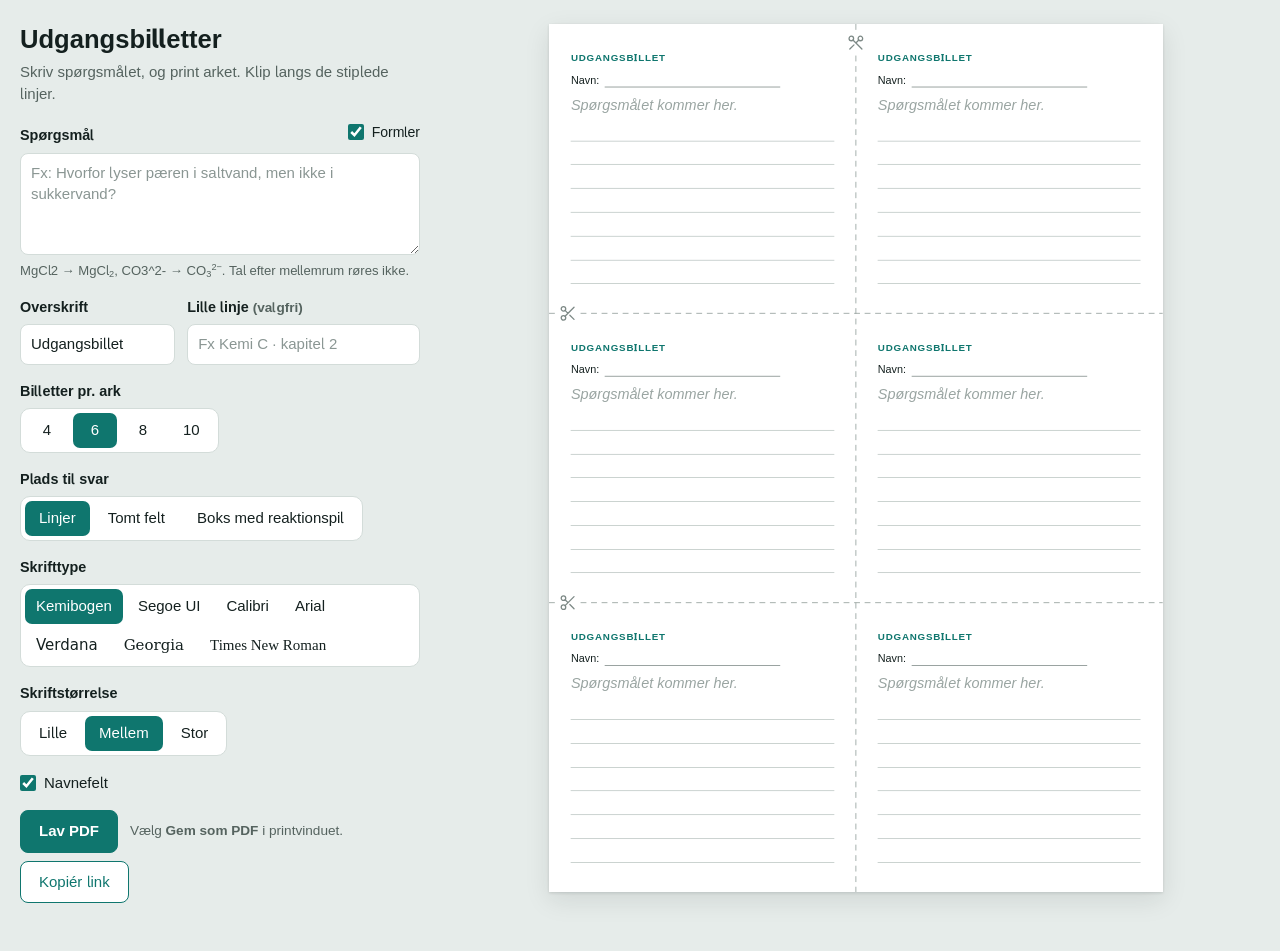
<file: vaerktoejer/udgangsbillet/index.html>
<!doctype html>
<!--
  Udgangsbilletter: skriv et spørgsmål, og print et A4-ark med ens billetter og klippelinjer.
  Adressen kan fylde felterne ud, og når felterne ændres, skrives de ind i adressen igen.
    q       spørgsmålet (linjeskift som %0A, plus som %2B)
    titel   overskriften (forvalgt "Udgangsbillet")
    linje   den lille linje ved overskriften, fx "Kemi C · kapitel 2 · modul 4"
    n       billetter pr. ark: 4, 6, 8 eller 10 (forvalgt 6), altid i to kolonner
    svar    linjer, felt (tomt felt) eller pil (boks med en reaktionspil, lidt til højre for midten) (forvalgt linjer)
    navn    1 = med navnefelt, 0 = uden (forvalgt 1)
    skrift  kemibogen, segoe, calibri, arial, verdana, georgia eller times (forvalgt kemibogen)
    str     spørgsmålets størrelse: lille (12 pt), mellem (14 pt) eller stor (16 pt) (forvalgt mellem);
            for lang tekst gøres mindre af sig selv
    formel  0 = formler skrives, som de står (forvalgt 1)
  Eksempel: udgangsbillet.html?q=Skriv+formlen+for+magnesiumchlorid.&linje=Kemi+C&n=8&svar=linjer&navn=1&skrift=calibri&str=lille
  Formler (når formel=1): tal lige efter et grundstof eller ")" sænkes (MgCl2 → MgCl₂), og ladninger hæves:
  Mg^2+, Mg2+, OH-, OH^-, CO3^2- (et ^ er altid entydigt). Tal efter et mellemrum røres ikke ("2 dråber").
-->
<html lang="da">
<head>
<meta charset="utf-8">
<meta name="viewport" content="width=device-width, initial-scale=1">
<title>Udgangsbillet</title>
<style>
/* Kemibogen I */
/* Bogens store I, lille l og ρ (vaerktoej/lav_i_skrift.py). Ret ikke i linjerne her. */
@font-face { font-family: "Kemibogen I"; font-weight: 400; font-style: normal; unicode-range: U+0049, U+006C, U+03C1; src: url("[data-uri]") format("woff"); }
@font-face { font-family: "Kemibogen I"; font-weight: 400; font-style: italic; unicode-range: U+0049, U+006C, U+03C1; src: url("[data-uri]") format("woff"); }
@font-face { font-family: "Kemibogen I"; font-weight: 600; font-style: normal; unicode-range: U+0049, U+006C, U+03C1; src: url("[data-uri]") format("woff"); }
@font-face { font-family: "Kemibogen I"; font-weight: 600; font-style: italic; unicode-range: U+0049, U+006C, U+03C1; src: url("[data-uri]") format("woff"); }
@font-face { font-family: "Kemibogen I"; font-weight: 700; font-style: normal; unicode-range: U+0049, U+006C, U+03C1; src: url("[data-uri]") format("woff"); }
@font-face { font-family: "Kemibogen I"; font-weight: 700; font-style: italic; unicode-range: U+0049, U+006C, U+03C1; src: url("[data-uri]") format("woff"); }
/* Kemibogen I slut */
:root {
  --bord: #e6ecea;
  --ark: #ffffff;
  --blæk: #14201f;
  --dæmpet: #55635f;
  --streg: #d3dcd9;
  --accent: #0f766e;
  --accent-svag: #e3f1ef;
  --advarsel: #9a3412;
  --advarsel-bg: #fbefe6;
  --skrift: "Kemibogen I", "Segoe UI", -apple-system, BlinkMacSystemFont, Roboto, "Helvetica Neue", Arial, sans-serif;
  color-scheme: light;
}
* { box-sizing: border-box; }
[hidden] { display: none !important; }
html { background: var(--bord); }
body {
  margin: 0; background: var(--bord); color: var(--blæk);
  font: 15px/1.5 var(--skrift);
  padding: 24px 16px 48px;
}
.side {
  max-width: 1240px; margin: 0 auto;
  display: grid; grid-template-columns: minmax(280px, 400px) minmax(0, 1fr); gap: 32px; align-items: start;
}

/* Formularen */
.formular { display: grid; gap: 16px; min-width: 0; }
.række { display: grid; grid-template-columns: 2fr 3fr; gap: 12px; }
.formular h1 { margin: 0; font-size: 1.6rem; line-height: 1.2; }
.indledning { margin: 6px 0 0; color: var(--dæmpet); }
.felt { display: grid; gap: 6px; min-width: 0; }
.felt > label, .felt-hoved > label:first-child, .gruppe-navn { font-weight: 600; font-size: .9rem; }
.felt-hoved { display: flex; justify-content: space-between; align-items: baseline; gap: 12px; }
.felt-hoved .afkryds { font-size: .88rem; }
textarea, input[type="text"] {
  font: inherit; color: inherit; background: var(--ark);
  border: 1px solid var(--streg); border-radius: 8px; padding: 8px 10px; width: 100%;
}
textarea { resize: vertical; min-height: 6.2em; line-height: 1.4; }
textarea:focus, input[type="text"]:focus { outline: 2px solid var(--accent); outline-offset: 1px; border-color: var(--accent); }
::placeholder { color: #8a9693; }
.regel { margin: 0; font-size: .82rem; color: var(--dæmpet); }
.regel sub, .regel sup { font-size: 70%; line-height: 0; position: relative; vertical-align: baseline; }
.regel sup { top: -.5em; }
.regel sub { bottom: -.25em; }
.afkryds { display: inline-flex; gap: 8px; align-items: center; cursor: pointer; }
input[type="checkbox"] { accent-color: var(--accent); width: 16px; height: 16px; margin: 0; }
.skifter {
  display: inline-flex; flex-wrap: wrap; gap: 4px; padding: 4px; justify-self: start;
  background: var(--ark); border: 1px solid var(--streg); border-radius: 10px;
}
.skifter label { position: relative; }
.skifter input { position: absolute; inset: 0; opacity: 0; margin: 0; cursor: pointer; }
.skifter span { display: block; min-width: 44px; text-align: center; padding: 6px 14px; border-radius: 7px; cursor: pointer; }
.skifter.skrifter span { padding-inline: 11px; }
.skifter input:checked + span { background: var(--accent); color: #fff; }
.skifter input:focus-visible + span { outline: 2px solid var(--accent); outline-offset: 2px; }
.knapper { display: grid; gap: 8px; }
.knaprække { display: flex; flex-wrap: wrap; gap: 10px 12px; align-items: center; }
button { font: inherit; cursor: pointer; border-radius: 8px; padding: 9px 18px; border: 1px solid var(--accent); }
button:focus-visible { outline: 2px solid var(--accent); outline-offset: 2px; }
.lav { background: var(--accent); color: #fff; font-weight: 600; }
.kopier { background: var(--ark); color: var(--accent); }
.note { margin: 0; font-size: .85rem; color: var(--dæmpet); }

/* Forhåndsvisningen */
.vis { position: sticky; top: 16px; display: grid; justify-items: center; gap: 10px; min-width: 0; }
.besked {
  margin: 0; justify-self: stretch; font-size: .88rem; padding: 8px 12px; border-radius: 0 6px 6px 0;
  background: var(--advarsel-bg); color: var(--advarsel); border-left: 3px solid var(--advarsel);
}
.besked.mild { background: var(--accent-svag); color: var(--blæk); border-left-color: var(--accent); }
.ramme { background: #fff; overflow: hidden; box-shadow: 0 1px 3px rgba(20, 32, 31, .14), 0 8px 24px rgba(20, 32, 31, .10); }
@media (max-width: 820px) {
  .side { grid-template-columns: minmax(0, 1fr); }
  .vis { position: static; }
}

/* Arket: 210 × 297 mm, billetterne i to kolonner, klippelinjerne som SVG ovenpå */
.ark {
  --kol: 2; --rk: 3; --pad-y: 9mm; --pad-x: 7.5mm; --spm: 14pt;
  width: 210mm; height: 297mm; position: relative; overflow: hidden;
  background: #fff; color: #14201f; font-family: var(--skrift); /* skriftvalget sættes af scriptet */
  display: grid; grid-template-columns: repeat(var(--kol), 1fr); grid-template-rows: repeat(var(--rk), 1fr);
  transform-origin: 0 0;
}
.billet { display: flex; flex-direction: column; min-height: 0; min-width: 0; overflow: hidden; padding: var(--pad-y) var(--pad-x); }
.b-hoved { display: flex; flex-wrap: wrap; justify-content: space-between; align-items: baseline; gap: 1mm 4mm; line-height: 1.25; }
.b-titel { font-size: 9.5pt; font-weight: 700; letter-spacing: .08em; text-transform: uppercase; color: #0f766e; }
.b-linje { font-size: 9pt; color: #55635f; }
.b-navn { display: flex; align-items: flex-end; gap: 2mm; font-size: 10.5pt; line-height: 1.25; }
.b-navn span { flex: 0 1 60mm; height: 5mm; border-bottom: .3mm solid #7d8986; }
.b-hoved + .b-navn { margin-top: 2.5mm; }
.b-spm { font-size: var(--spm); line-height: 1.3; overflow-wrap: break-word; }
.b-spm:not(:first-child) { margin-top: 3mm; }
.b-spm sub, .b-spm sup { font-size: 70%; line-height: 0; position: relative; vertical-align: baseline; }
.b-spm sup { top: -.5em; }
.b-spm sub { bottom: -.25em; }
.b-spm.tom { color: #9aa5a2; font-style: italic; }
.b-spm .nb { white-space: nowrap; }
.b-svar { flex: 1 1 auto; min-height: 0; margin-top: 1mm; }
.b-svar.linjer i { display: block; height: 8mm; border-bottom: .25mm solid #bcc6c3; }
.b-svar.felt, .b-svar.pil { margin-top: 3mm; border: .3mm solid #bcc6c3; border-radius: 2mm; }
/* Pilen står lodret i midten og lidt til højre for midten (dens midte ved 61 %), for venstre side af et
   ionskema er den længste: "Mg²⁺(aq) + CO₃²⁻(aq)" i håndskrift er ca. 47 mm, "MgCO₃(s)" ca. 20 mm.
   Helt i midten: margin-left: calc(50% - 5.5mm). */
.b-svar.pil { display: flex; align-items: center; }
.b-svar.pil svg { width: 11mm; height: 4mm; flex: none; margin-left: calc(61% - 5.5mm); }
.klip { position: absolute; inset: 0; width: 100%; height: 100%; pointer-events: none; }

/* Udskrift: kun arket, i fuld størrelse */
@page { size: A4; margin: 0; }
@media print {
  html, body { background: #fff; margin: 0; padding: 0; }
  .formular, .besked { display: none !important; }
  .side { display: block; max-width: none; margin: 0; }
  .vis { position: static; display: block; }
  .ramme { width: auto !important; height: auto !important; box-shadow: none; overflow: visible; }
  .ark { transform: none !important; height: 296.9mm; }
  .b-spm.tom { visibility: hidden; }
}
</style>
</head>
<body>
<main class="side">
  <section class="formular" aria-label="Billetten">
    <div>
      <h1>Udgangsbilletter</h1>
      <p class="indledning">Skriv spørgsmålet, og print arket. Klip langs de stiplede linjer.</p>
    </div>

    <div class="felt">
      <div class="felt-hoved">
        <label for="spm">Spørgsmål</label>
        <label class="afkryds"><input type="checkbox" id="formel" checked> Formler</label>
      </div>
      <textarea id="spm" rows="4" placeholder="Fx: Hvorfor lyser pæren i saltvand, men ikke i sukkervand?"></textarea>
      <p class="regel">MgCl2 → MgCl<sub>2</sub>, CO3^2- → CO<sub>3</sub><sup>2−</sup>. Tal efter mellemrum røres ikke.</p>
    </div>

    <div class="række">
      <div class="felt">
        <label for="titel">Overskrift</label>
        <input type="text" id="titel" value="Udgangsbillet">
      </div>
      <div class="felt">
        <label for="linje">Lille linje <span class="note">(valgfri)</span></label>
        <input type="text" id="linje" placeholder="Fx Kemi C · kapitel 2">
      </div>
    </div>

    <div class="felt">
      <span class="gruppe-navn" id="n-navn">Billetter pr. ark</span>
      <div class="skifter" role="radiogroup" aria-labelledby="n-navn">
        <label><input type="radio" name="n" value="4"><span>4</span></label>
        <label><input type="radio" name="n" value="6" checked><span>6</span></label>
        <label><input type="radio" name="n" value="8"><span>8</span></label>
        <label><input type="radio" name="n" value="10"><span>10</span></label>
      </div>
    </div>

    <div class="felt">
      <span class="gruppe-navn" id="svar-navn">Plads til svar</span>
      <div class="skifter" role="radiogroup" aria-labelledby="svar-navn">
        <label><input type="radio" name="svar" value="linjer" checked><span>Linjer</span></label>
        <label><input type="radio" name="svar" value="felt"><span>Tomt felt</span></label>
        <label><input type="radio" name="svar" value="pil"><span>Boks med reaktionspil</span></label>
      </div>
    </div>

    <div class="felt">
      <span class="gruppe-navn" id="skrift-navn">Skrifttype</span>
      <div class="skifter skrifter" role="radiogroup" aria-labelledby="skrift-navn">
        <label><input type="radio" name="skrift" value="kemibogen" checked><span style="font-family: var(--skrift)">Kemibogen</span></label>
        <label><input type="radio" name="skrift" value="segoe"><span style="font-family: 'Segoe UI', -apple-system, BlinkMacSystemFont, Roboto, 'Helvetica Neue', Arial, sans-serif">Segoe UI</span></label>
        <label><input type="radio" name="skrift" value="calibri"><span style="font-family: Calibri, Carlito, 'Segoe UI', Arial, sans-serif">Calibri</span></label>
        <label><input type="radio" name="skrift" value="arial"><span style="font-family: Arial, 'Liberation Sans', Helvetica, sans-serif">Arial</span></label>
        <label><input type="radio" name="skrift" value="verdana"><span style="font-family: Verdana, 'DejaVu Sans', sans-serif">Verdana</span></label>
        <label><input type="radio" name="skrift" value="georgia"><span style="font-family: Georgia, 'DejaVu Serif', serif">Georgia</span></label>
        <label><input type="radio" name="skrift" value="times"><span style="font-family: 'Times New Roman', Times, 'Liberation Serif', serif">Times New Roman</span></label>
      </div>
    </div>

    <div class="felt">
      <span class="gruppe-navn" id="str-navn">Skriftstørrelse</span>
      <div class="skifter" role="radiogroup" aria-labelledby="str-navn">
        <label><input type="radio" name="str" value="lille"><span>Lille</span></label>
        <label><input type="radio" name="str" value="mellem" checked><span>Mellem</span></label>
        <label><input type="radio" name="str" value="stor"><span>Stor</span></label>
      </div>
    </div>

    <label class="afkryds"><input type="checkbox" id="navn" checked> Navnefelt</label>

    <div class="knapper">
      <div class="knaprække">
        <button type="button" class="lav" id="lav">Lav PDF</button>
        <p class="note">Vælg <b>Gem som PDF</b> i printvinduet.</p>
      </div>
      <div class="knaprække">
        <button type="button" class="kopier" id="kopier">Kopiér link</button>
        <p class="note" id="kopieret" role="status" hidden></p>
      </div>
    </div>
  </section>

  <section class="vis" id="vis" aria-label="Arket">
    <p class="besked" id="besked" role="status" hidden></p>
    <div class="ramme" id="ramme"><div class="ark" id="ark"></div></div>
  </section>
</main>

<script>
(() => {
  const STØRRELSER = [4, 6, 8, 10];
  const SPM_PT = { lille: 12, mellem: 14, stor: 16 }; // spørgsmålets skrift på papir
  const MIN_PT = 11;                                // mindre end det bliver den ikke
  const SKRIFTER = ["kemibogen", "segoe", "calibri", "arial", "verdana", "georgia", "times"];
  // Reaktionspilen i boksen, i samme grå som navnelinjen
  const PIL = `<svg viewBox="0 0 11 4" aria-hidden="true"><path d="M0 2H9.4" stroke="#869290" stroke-width=".45"/>` +
    `<path d="M11 2 8.4.85v2.3z" fill="#869290"/></svg>`;
  const LINJE_MM = 8, MIN_LINJE_MM = 7;             // afstand mellem svarlinjerne
  const MM = 96 / 25.4;                             // px pr. mm
  const FORVALG_TITEL = "Udgangsbillet";

  const $ = id => document.getElementById(id);
  const ark = $("ark"), ramme = $("ramme"), vis = $("vis"), besked = $("besked");
  const spmFelt = $("spm"), titelFelt = $("titel"), linjeFelt = $("linje"), formelFelt = $("formel"), navnFelt = $("navn");

  const esc = s => s.replace(/&/g, "&amp;").replace(/</g, "&lt;").replace(/>/g, "&gt;");

  /* Formler start */
  const GRUNDSTOFFER = new Set(("H He Li Be B C N O F Ne Na Mg Al Si P S Cl Ar K Ca Sc Ti V Cr Mn Fe Co Ni Cu Zn " +
    "Ga Ge As Se Br Kr Rb Sr Y Zr Nb Mo Tc Ru Rh Pd Ag Cd In Sn Sb Te I Xe Cs Ba La Ce Pr Nd Pm Sm Eu Gd Tb Dy " +
    "Ho Er Tm Yb Lu Hf Ta W Re Os Ir Pt Au Hg Tl Pb Bi Po At Rn Fr Ra Ac Th Pa U Np Pu Am Cm Bk Cf Es Fm Md No Lr").split(" "));
  // En formel består kun af grundstofsymboler, tal og parenteser og begynder med et stort bogstav eller "(".
  function erFormel(s) {
    if (!/^[A-Z(]/.test(s)) return false;
    const dele = s.match(/[A-Z][a-z]?|\d+|[()]/g);
    return !!dele && dele.join("") === s && dele.some(d => GRUNDSTOFFER.has(d)) &&
      dele.every(d => /^(\d+|[()])$/.test(d) || GRUNDSTOFFER.has(d));
  }
  const antal = (s, c) => s.split(c).length - 1;
  // Teksten er allerede escapet. Tre trin: ^ hæver, ladninger uden ^ hæves, tal i formler sænkes.
  function formler(t) {
    t = t.replace(/\^([+\-−]?\d*[+\-−]?)/g, (m, x) => x ? "<sup>" + x.replace(/-/g, "−") + "</sup>" : m);
    t = t.replace(/(^|[^\p{L}\p{N}()])([\p{L}\p{N}()]+)([+\-−])(?=$|[\s.,;:!?)\]\/\-−–—(<&"'»”])/gu,
      (m, før, tok, tegn, pos, hel) => {
        while (tok[0] === "(" && antal(tok, "(") > antal(tok, ")")) { før += "("; tok = tok.slice(1); }
        const [, koef, krop, tal] = tok.match(/^(\d*)(.*?)(\d*)$/);
        if (!erFormel(krop)) return m;
        // "C- og H-atomer": bindestregen hører til ordet, ikke en ladning
        if (tegn !== "+" && /^\s+(og|eller|samt|til)\s+\S*?[-−]\p{L}/u.test(hel.slice(pos + m.length))) return m;
        const enkelt = /^[A-Z][a-z]?$/.test(krop);
        let sænk = "", ladning = "";
        if (tal.length >= 2) { sænk = tal.slice(0, -1); ladning = tal.slice(-1); } // CO32- → CO₃²⁻
        else if (tal && enkelt) ladning = tal;                                       // Cu2+ → Cu²⁺
        else sænk = tal;                                                              // NH4+ → NH₄⁺
        return før + koef + krop + sænk + "<sup>" + ladning + (tegn === "+" ? "+" : "−") + "</sup>";
      });
    t = t.replace(/[\p{L}\p{N}()]+/gu, tok => {
      const [, koef, kerne, tilstand] = tok.match(/^(\d*)(.*?)((?:\((?:s|l|g|aq)\))?)$/);
      if (!erFormel(kerne)) return tok;
      return koef + kerne.replace(/([A-Za-z)])(\d+)/g, "$1<sub>$2</sub>") + tilstand;
    });
    return t;
  }
  /* Formler slut */

  function værdier() {
    return {
      q: spmFelt.value.replace(/^\s+|\s+$/g, ""),
      titel: titelFelt.value.trim(),
      linje: linjeFelt.value.trim(),
      n: +document.querySelector('input[name="n"]:checked').value,
      svar: document.querySelector('input[name="svar"]:checked').value,
      skrift: document.querySelector('input[name="skrift"]:checked').value,
      str: document.querySelector('input[name="str"]:checked').value,
      navn: navnFelt.checked,
      formel: formelFelt.checked,
    };
  }

  function læsAdresse() {
    const p = new URLSearchParams(location.search);
    if (p.has("q")) spmFelt.value = p.get("q");
    if (p.has("titel")) titelFelt.value = p.get("titel");
    if (p.has("linje")) linjeFelt.value = p.get("linje");
    let n = parseInt(p.get("n"), 10);
    if (!isNaN(n)) {
      n = STØRRELSER.reduce((a, b) => Math.abs(b - n) < Math.abs(a - n) ? b : a);
      document.querySelector(`input[name="n"][value="${n}"]`).checked = true;
    }
    const vælg = (navn, værdi) => { const r = document.querySelector(`input[name="${navn}"][value="${værdi}"]`); if (r) r.checked = true; };
    if (["felt", "pil"].includes(p.get("svar"))) vælg("svar", p.get("svar"));
    if (SKRIFTER.includes(p.get("skrift"))) vælg("skrift", p.get("skrift"));
    if (p.get("str") in SPM_PT) vælg("str", p.get("str"));
    if (p.get("navn") === "0") navnFelt.checked = false;
    if (p.get("formel") === "0") formelFelt.checked = false;
  }

  function forespørgsel() {
    const v = værdier(), p = new URLSearchParams();
    if (v.q) p.set("q", v.q);
    if (v.titel !== FORVALG_TITEL) p.set("titel", v.titel);
    if (v.linje) p.set("linje", v.linje);
    p.set("n", v.n);
    p.set("svar", v.svar);
    p.set("navn", v.navn ? "1" : "0");
    p.set("skrift", v.skrift);
    p.set("str", v.str);
    if (!v.formel) p.set("formel", "0");
    return "?" + p.toString();
  }
  let adresseTimer = 0;
  function skrivAdresse() {
    clearTimeout(adresseTimer);
    try { history.replaceState(null, "", forespørgsel() + location.hash); } catch (e) { /* fx file:// i nogle browsere */ }
  }

  function klippelinjer(rk) {
    const h = 297 / rk;
    const saks = (x, y, drej) =>
      `<g transform="translate(${x} ${y}) rotate(${drej}) translate(-3.1 -3.1) scale(${6.2 / 24})">` +
      `<rect x="-1" y="1" width="26" height="22" fill="#fff"/>` +
      `<g fill="none" stroke="#7d8986" stroke-width="1.7" stroke-linecap="round">` +
      `<circle cx="6" cy="6" r="3"/><circle cx="6" cy="18" r="3"/>` +
      `<path d="M20 4 8.12 15.88M14.47 14.48 20 20M8.12 8.12 12 12"/></g></g>`;
    let s = `<svg class="klip" viewBox="0 0 210 297" aria-hidden="true">` +
      `<g stroke="#9aa5a2" stroke-width=".3" stroke-dasharray="2 1.6"><line x1="105" y1="0" x2="105" y2="297"/>`;
    for (let k = 1; k < rk; k++) s += `<line x1="0" y1="${k * h}" x2="210" y2="${k * h}"/>`;
    s += `</g>` + saks(105, 6.5, 90);
    for (let k = 1; k < rk; k++) s += saks(6.5, k * h, 0);
    return s + `</svg>`;
  }

  function tegn() {
    const v = værdier();
    const rk = v.n / 2, højde = 297 / rk;
    ark.style.setProperty("--rk", rk);
    ark.style.setProperty("--pad-y", Math.min(10, Math.max(6, højde * 0.1)).toFixed(2) + "mm");
    // Billetternes skrift er den, knappen selv er skrevet med.
    ark.style.fontFamily = document.querySelector('input[name="skrift"]:checked + span').style.fontFamily;

    const tom = !v.q;
    let spm = tom ? "Spørgsmålet kommer her." : esc(v.q);
    if (!tom && v.formel) spm = formler(spm);
    // Navne som 2-methylpentan og pentan-2-ol brydes ikke ved bindestregen.
    spm = spm.replace(/[\p{L}\p{N},]+(?:-[\p{L}\p{N},]+)+/gu, ord => /\d-|-\d/.test(ord) ? `<span class="nb">${ord}</span>` : ord);
    spm = spm.replace(/\r?\n/g, "<br>");

    const hoved = (v.titel || v.linje)
      ? `<div class="b-hoved">${v.titel ? `<span class="b-titel">${esc(v.titel)}</span>` : ""}` +
        `${v.linje ? `<span class="b-linje">${esc(v.linje)}</span>` : ""}</div>` : "";
    const billet = `<div class="billet">${hoved}${v.navn ? `<div class="b-navn">Navn:<span></span></div>` : ""}` +
      `<div class="b-spm${tom ? " tom" : ""}">${spm}</div><div class="b-svar ${v.svar}">${v.svar === "pil" ? PIL : ""}</div></div>`;
    ark.innerHTML = billet.repeat(v.n) + klippelinjer(rk);

    // Alle billetter er ens: mål den første, og gør spørgsmålet mindre, hvis svaret ikke får plads.
    const første = ark.querySelector(".billet"), svar = første.querySelector(".b-svar");
    const minPx = (v.svar === "linjer" ? 2 * MIN_LINJE_MM : 15) * MM;
    const passer = () => svar.offsetHeight >= minPx && første.scrollHeight <= første.clientHeight + 1;
    let pt = SPM_PT[v.str];
    ark.style.setProperty("--spm", pt + "pt");
    while (pt > MIN_PT && !passer()) { pt -= 0.5; ark.style.setProperty("--spm", pt + "pt"); }

    if (v.svar === "linjer") {
      // Linjerne fordeles jævnt over svarpladsen, med omkring 8 mm imellem og aldrig under 7 mm.
      const h = svar.offsetHeight / MM;
      let stk = Math.round(h / LINJE_MM);
      if (stk > 0 && h / stk < MIN_LINJE_MM) stk--;
      const linjer = stk > 0 ? `<i style="height:${(h / stk - 0.02).toFixed(3)}mm"></i>`.repeat(stk) : "";
      ark.querySelectorAll(".b-svar").forEach(b => { b.innerHTML = linjer; });
    }

    if (!passer()) {
      besked.textContent = "Spørgsmålet fylder for meget. Vælg færre billetter pr. ark, eller gør det kortere.";
      besked.className = "besked"; besked.hidden = false;
    } else if (pt < SPM_PT[v.str]) {
      besked.textContent = "Skriften er gjort lidt mindre, så der er plads til svaret.";
      besked.className = "besked mild"; besked.hidden = false;
    } else besked.hidden = true;

    document.title = (v.titel || FORVALG_TITEL) + (v.linje ? " – " + v.linje : "");
    skaler();
  }

  function skaler() {
    const bredde = 210 * MM, højde = 297 * MM;
    const smal = window.matchMedia("(max-width: 820px)").matches;
    const plads = window.innerHeight - 32 - (besked.hidden ? 0 : besked.offsetHeight + 10);
    let s = vis.clientWidth / bredde;
    if (!smal) s = Math.min(s, Math.max(320, plads) / højde);
    s = Math.min(s, 1);
    ark.style.transform = `scale(${s})`;
    ramme.style.width = bredde * s + "px";
    ramme.style.height = højde * s + "px";
  }

  function ændret() {
    tegn();
    clearTimeout(adresseTimer);
    adresseTimer = setTimeout(skrivAdresse, 400);
  }

  læsAdresse();
  document.querySelector(".formular").addEventListener("input", ændret);
  document.querySelector(".formular").addEventListener("change", ændret);
  window.addEventListener("resize", skaler);
  $("lav").addEventListener("click", () => { tegn(); skrivAdresse(); window.print(); });

  let kopiTimer = 0;
  $("kopier").addEventListener("click", async () => {
    skrivAdresse();
    const link = location.href.split(/[?#]/)[0] + forespørgsel();
    let ok = false;
    try { await navigator.clipboard.writeText(link); ok = true; } catch (e) {
      const f = document.createElement("textarea");
      f.value = link; document.body.append(f); f.select();
      try { ok = document.execCommand("copy"); } catch (e2) { ok = false; }
      f.remove();
    }
    const note = $("kopieret");
    note.textContent = ok ? "Linket er kopieret." : "Kopiér adressen fra adressefeltet.";
    note.hidden = false;
    clearTimeout(kopiTimer);
    kopiTimer = setTimeout(() => { note.hidden = true; }, 4000);
  });

  tegn();
  if (document.fonts && document.fonts.ready) document.fonts.ready.then(tegn);
})();
</script>
</body>
</html>
</file>
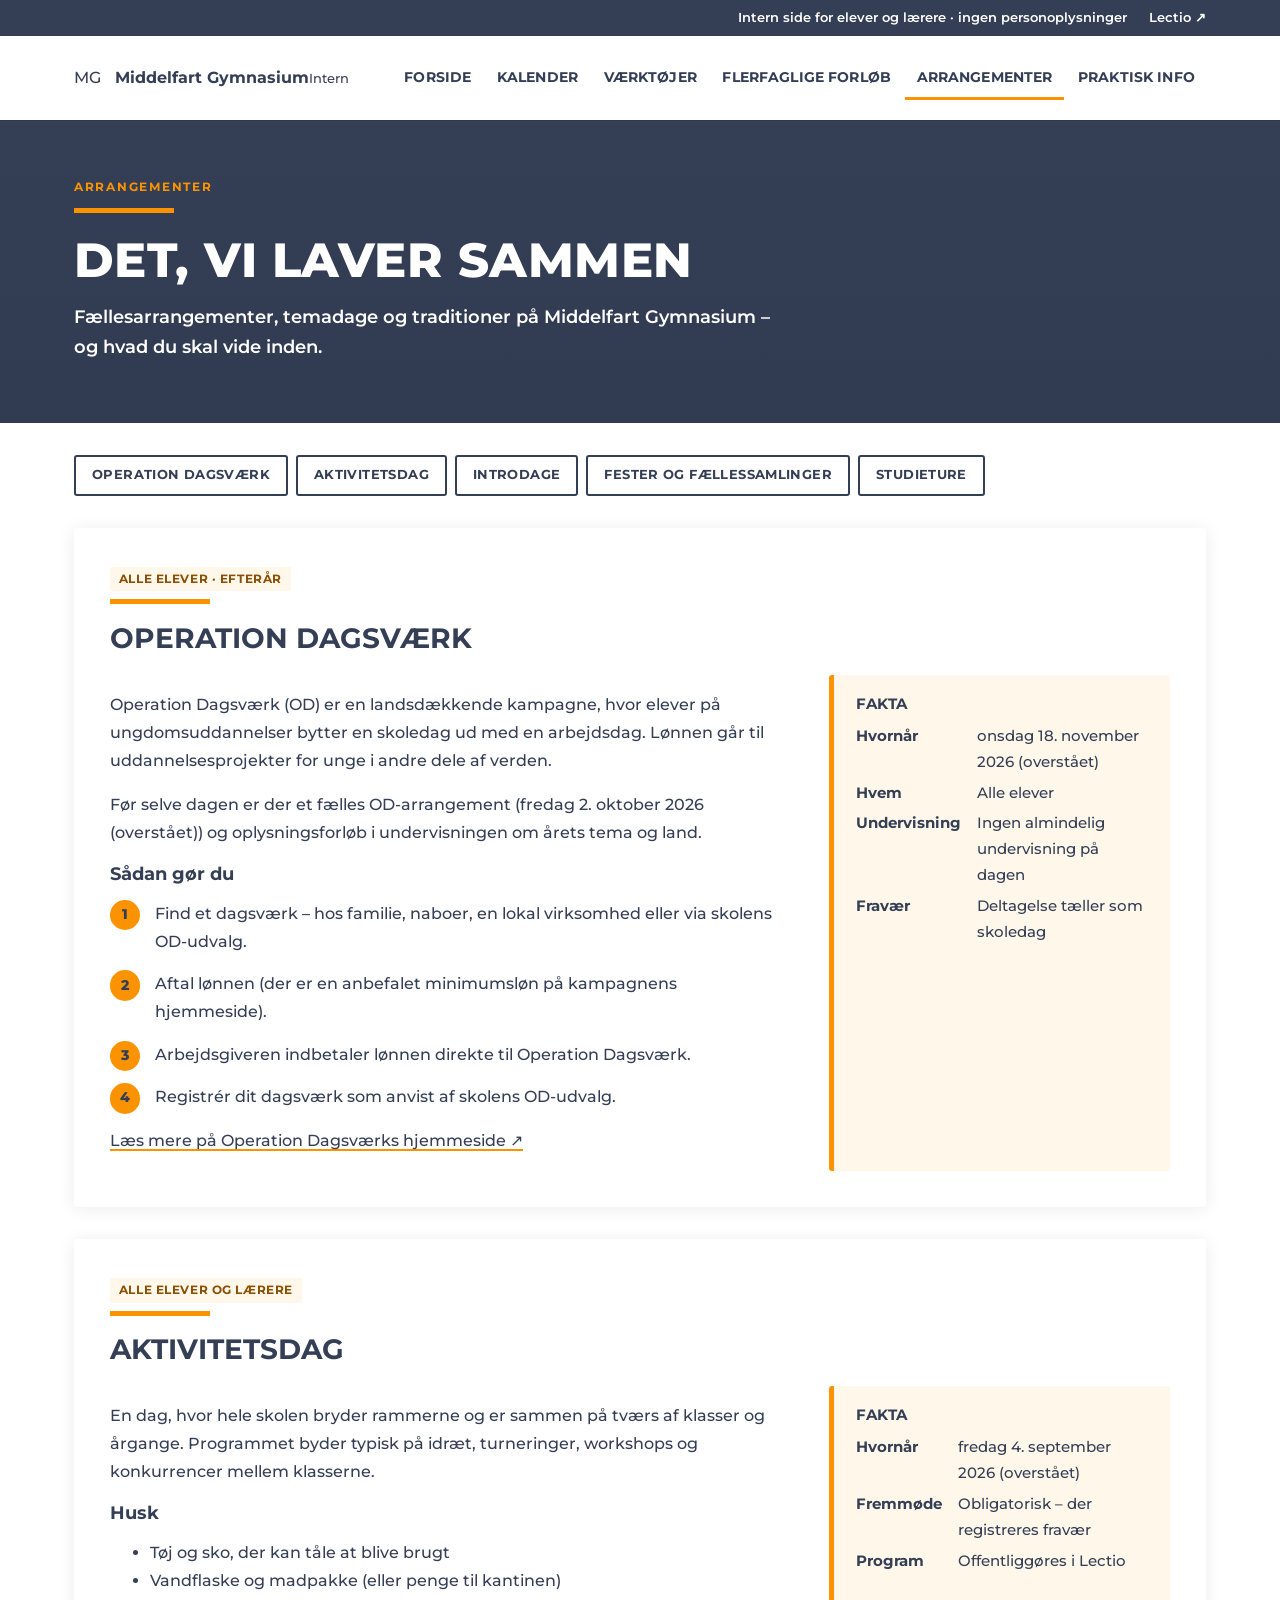
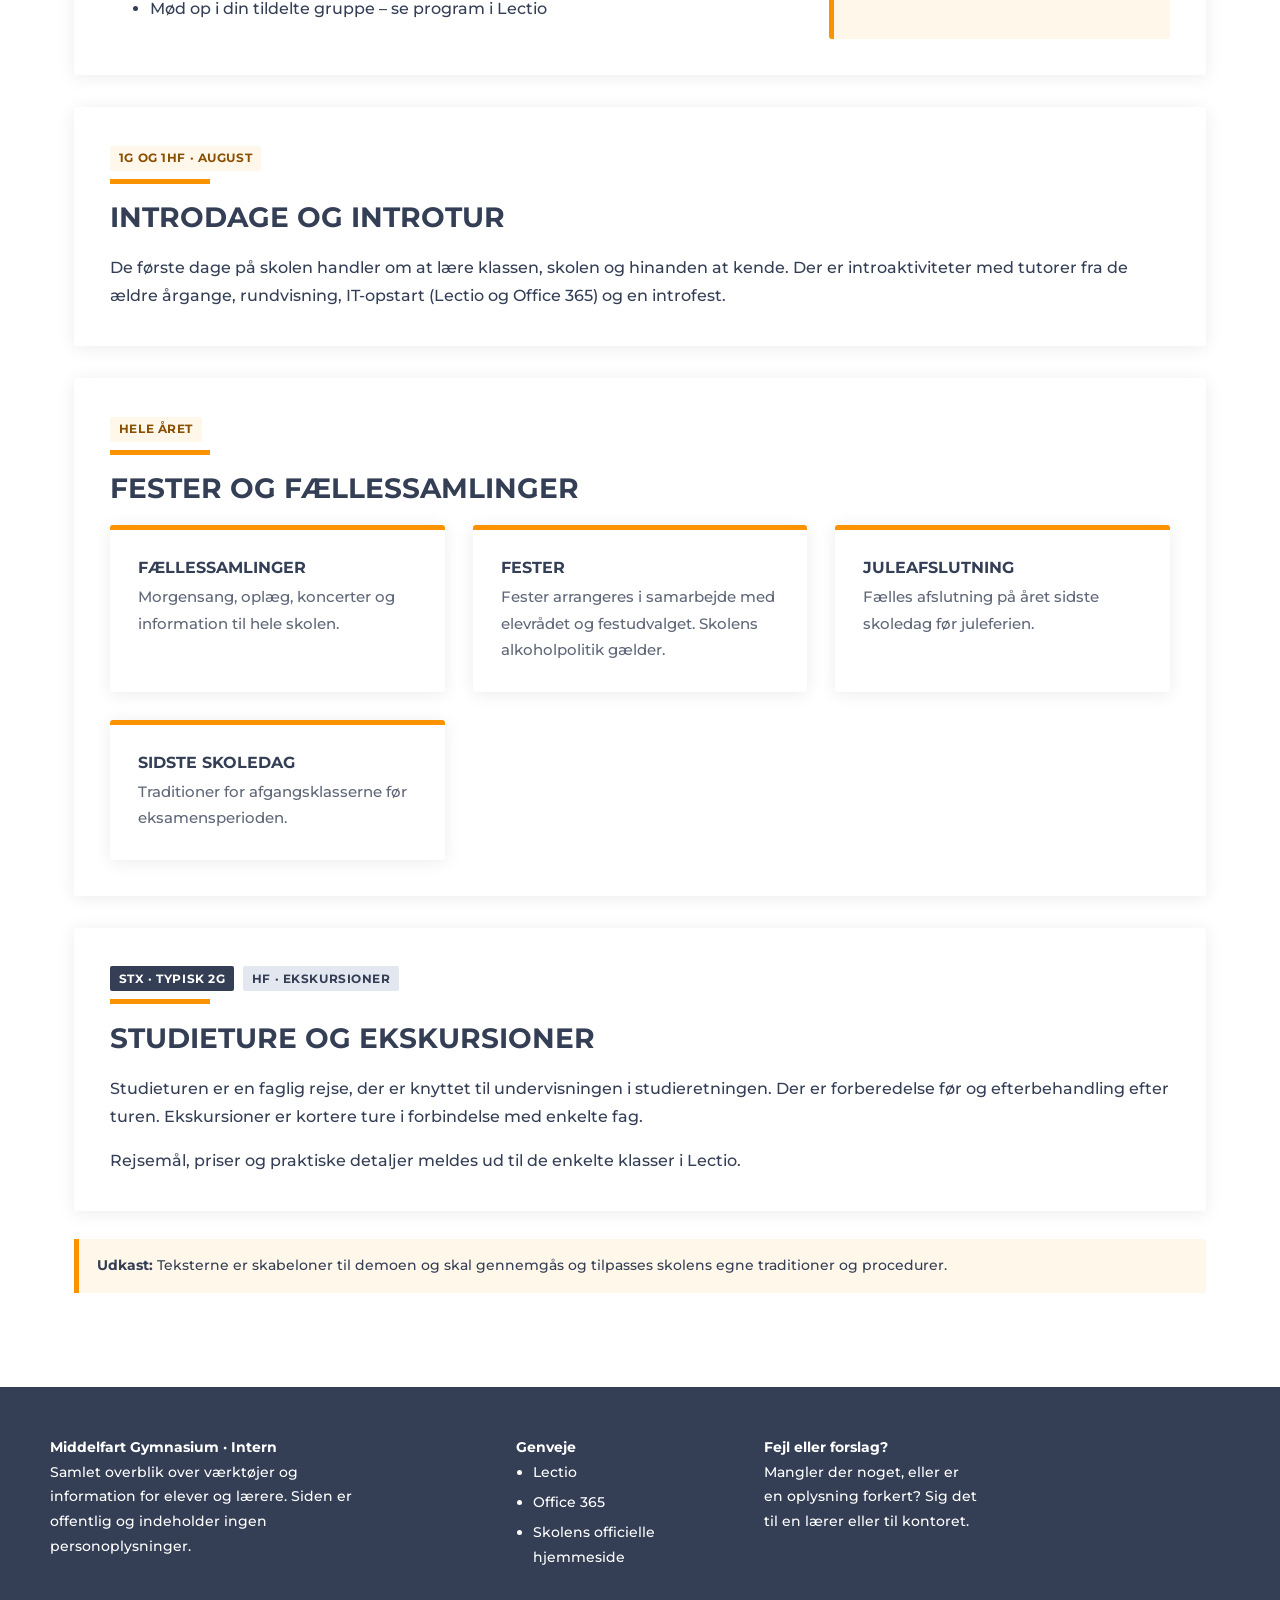
<file: sider/arrangementer.html>
<!doctype html>
<html lang="da">
<head>
  <meta charset="utf-8">
  <meta name="viewport" content="width=device-width, initial-scale=1">
  <title>Arrangementer – MG Intern</title>
  <link rel="stylesheet" href="../assets/style.css">
</head>
<body data-side="arrangementer" data-root="../">
  <div id="site-header"></div>

  <main>
    <section class="hero lille">
      <div class="wrap">
        <div class="kicker">Arrangementer</div>
        <h1>Det, vi laver sammen</h1>
        <p>Fællesarrangementer, temadage og traditioner på Middelfart Gymnasium – og hvad du skal vide inden.</p>
      </div>
    </section>

    <div class="wrap">
      <ul class="side-nav">
        <li><a href="#od">Operation Dagsværk</a></li>
        <li><a href="#aktivitet">Aktivitetsdag</a></li>
        <li><a href="#intro">Introdage</a></li>
        <li><a href="#fest">Fester og fællessamlinger</a></li>
        <li><a href="#studietur">Studieture</a></li>
      </ul>

      <section class="sektion" id="od">
        <span class="tag alle">Alle elever · efterår</span>
        <h2>Operation Dagsværk</h2>
        <div class="to-kol">
          <div>
            <p>Operation Dagsværk (OD) er en landsdækkende kampagne, hvor elever på ungdomsuddannelser bytter en skoledag ud med en arbejdsdag. Lønnen går til uddannelsesprojekter for unge i andre dele af verden.</p>
            <p>Før selve dagen er der et fælles OD-arrangement (<span data-kal-dato="^OD-fællesarrangement$">se kalenderen</span>) og oplysningsforløb i undervisningen om årets tema og land.</p>
            <h3>Sådan gør du</h3>
            <ol class="trin">
              <li>Find et dagsværk – hos familie, naboer, en lokal virksomhed eller via skolens OD-udvalg.</li>
              <li>Aftal lønnen (der er en anbefalet minimumsløn på kampagnens hjemmeside).</li>
              <li>Arbejdsgiveren indbetaler lønnen direkte til Operation Dagsværk.</li>
              <li>Registrér dit dagsværk som anvist af skolens OD-udvalg.</li>
            </ol>
            <p><a data-link="operationDagsvaerk" href="#">Læs mere på Operation Dagsværks hjemmeside ↗</a></p>
          </div>
          <div class="faktaboks">
            <h3>Fakta</h3>
            <dl>
              <dt>Hvornår</dt><dd><span data-kal-dato="^OD-dag$">Se kalenderen</span></dd>
              <dt>Hvem</dt><dd>Alle elever</dd>
              <dt>Undervisning</dt><dd>Ingen almindelig undervisning på dagen</dd>
              <dt>Fravær</dt><dd>Deltagelse tæller som skoledag</dd>
            </dl>
          </div>
        </div>
      </section>

      <section class="sektion" id="aktivitet">
        <span class="tag alle">Alle elever og lærere</span>
        <h2>Aktivitetsdag</h2>
        <div class="to-kol">
          <div>
            <p>En dag, hvor hele skolen bryder rammerne og er sammen på tværs af klasser og årgange. Programmet byder typisk på idræt, turneringer, workshops og konkurrencer mellem klasserne.</p>
            <h3>Husk</h3>
            <ul>
              <li>Tøj og sko, der kan tåle at blive brugt</li>
              <li>Vandflaske og madpakke (eller penge til kantinen)</li>
              <li>Mød op i din tildelte gruppe – se program i Lectio</li>
            </ul>
          </div>
          <div class="faktaboks">
            <h3>Fakta</h3>
            <dl>
              <dt>Hvornår</dt><dd><span data-kal-dato="^Aktivitetsdag$">Se kalenderen</span></dd>
              <dt>Fremmøde</dt><dd>Obligatorisk – der registreres fravær</dd>
              <dt>Program</dt><dd>Offentliggøres i Lectio</dd>
            </dl>
          </div>
        </div>
      </section>

      <section class="sektion" id="intro">
        <span class="tag alle">1g og 1hf · august</span>
        <h2>Introdage og introtur</h2>
        <p>De første dage på skolen handler om at lære klassen, skolen og hinanden at kende. Der er introaktiviteter med tutorer fra de ældre årgange, rundvisning, IT-opstart (Lectio og Office 365) og en introfest.</p>
      </section>

      <section class="sektion" id="fest">
        <span class="tag alle">Hele året</span>
        <h2>Fester og fællessamlinger</h2>
        <div class="grid">
          <div class="kort"><h3>Fællessamlinger</h3><p>Morgensang, oplæg, koncerter og information til hele skolen.</p></div>
          <div class="kort"><h3>Fester</h3><p>Fester arrangeres i samarbejde med elevrådet og festudvalget. Skolens alkoholpolitik gælder.</p></div>
          <div class="kort"><h3>Juleafslutning</h3><p>Fælles afslutning på året sidste skoledag før juleferien.</p></div>
          <div class="kort"><h3>Sidste skoledag</h3><p>Traditioner for afgangsklasserne før eksamensperioden.</p></div>
        </div>
      </section>

      <section class="sektion" id="studietur">
        <span class="tag stx">STX · typisk 2g</span>
        <span class="tag hf">HF · ekskursioner</span>
        <h2>Studieture og ekskursioner</h2>
        <p>Studieturen er en faglig rejse, der er knyttet til undervisningen i studieretningen. Der er forberedelse før og efterbehandling efter turen. Ekskursioner er kortere ture i forbindelse med enkelte fag.</p>
        <p>Rejsemål, priser og praktiske detaljer meldes ud til de enkelte klasser i Lectio.</p>
      </section>

      <p class="udkast"><strong>Udkast:</strong> Teksterne er skabeloner til demoen og skal gennemgås og tilpasses skolens egne traditioner og procedurer.</p>
    </div>
  </main>

  <div id="site-footer"></div>
  <script src="../assets/config.js"></script>
  <script src="../assets/kalender-data.js"></script>
  <script src="../assets/site.js"></script>
  <script src="../assets/kalender.js"></script>
</body>
</html>
</file>
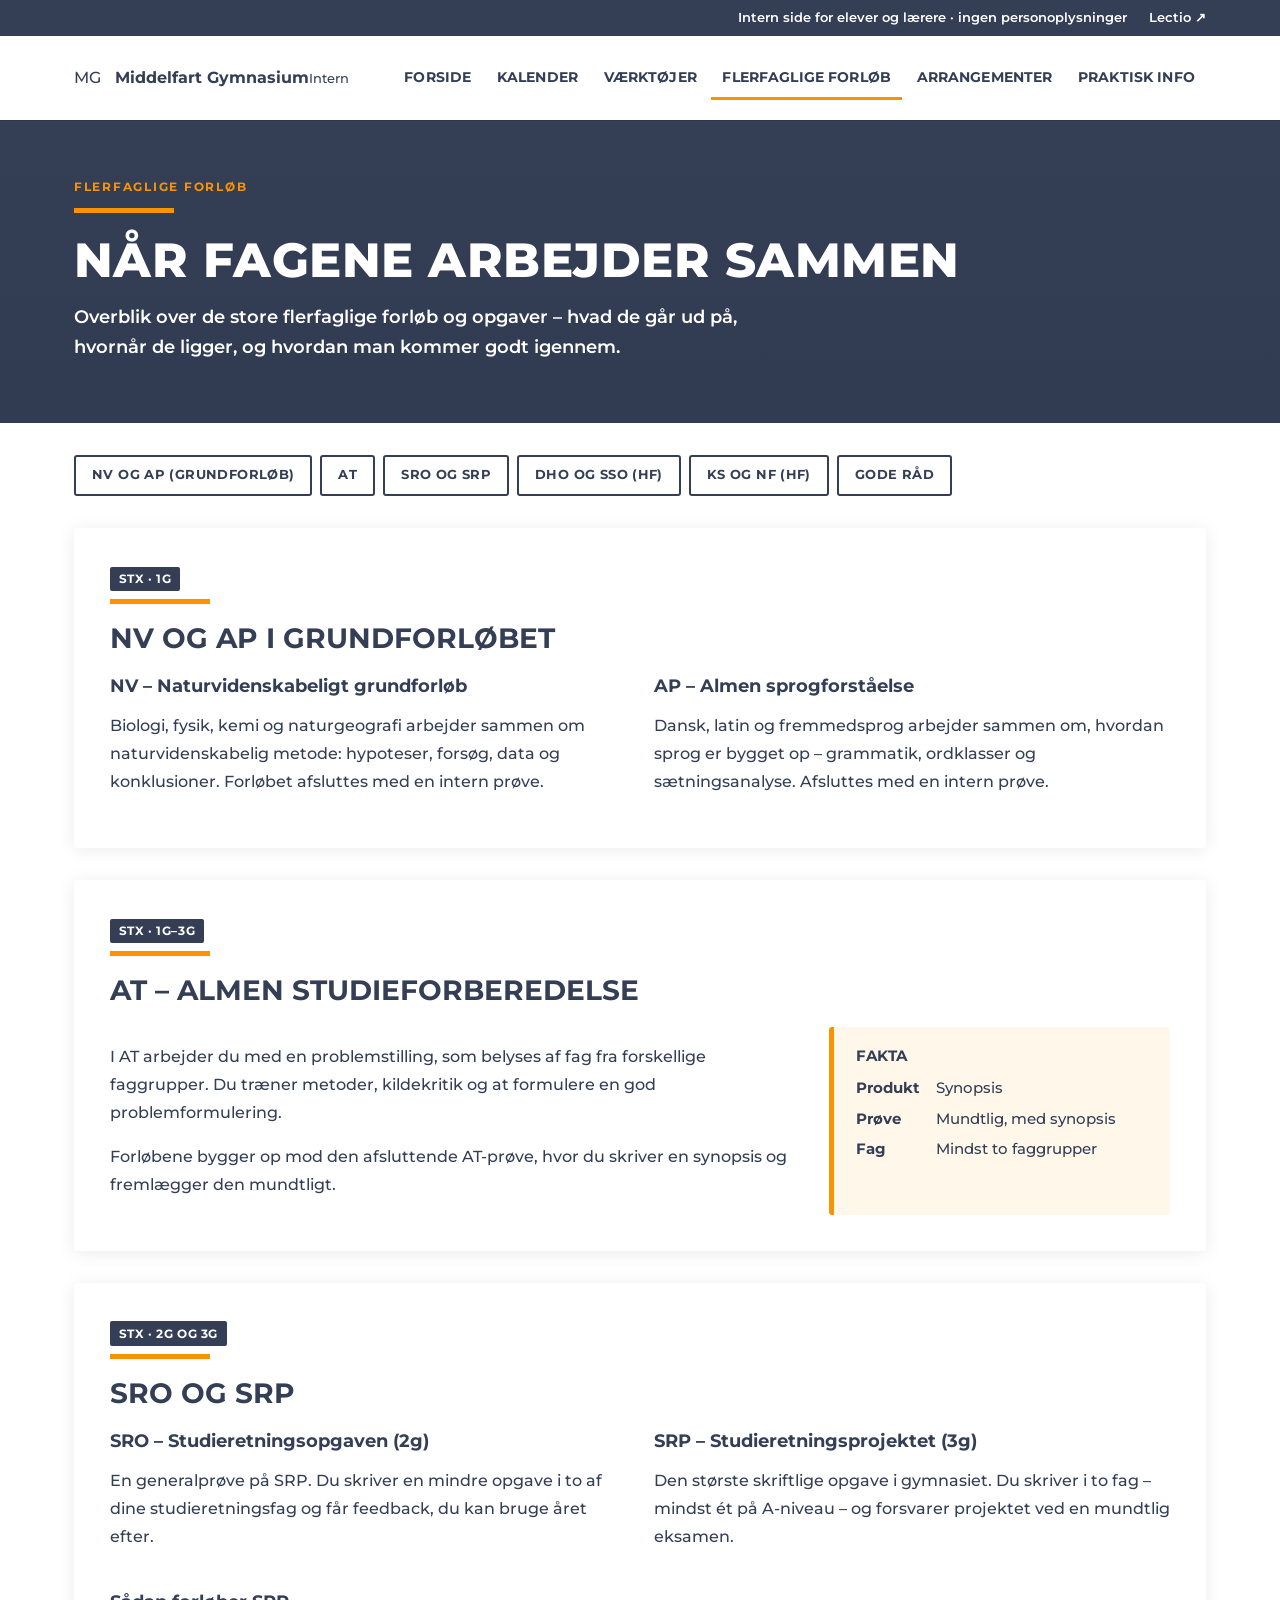
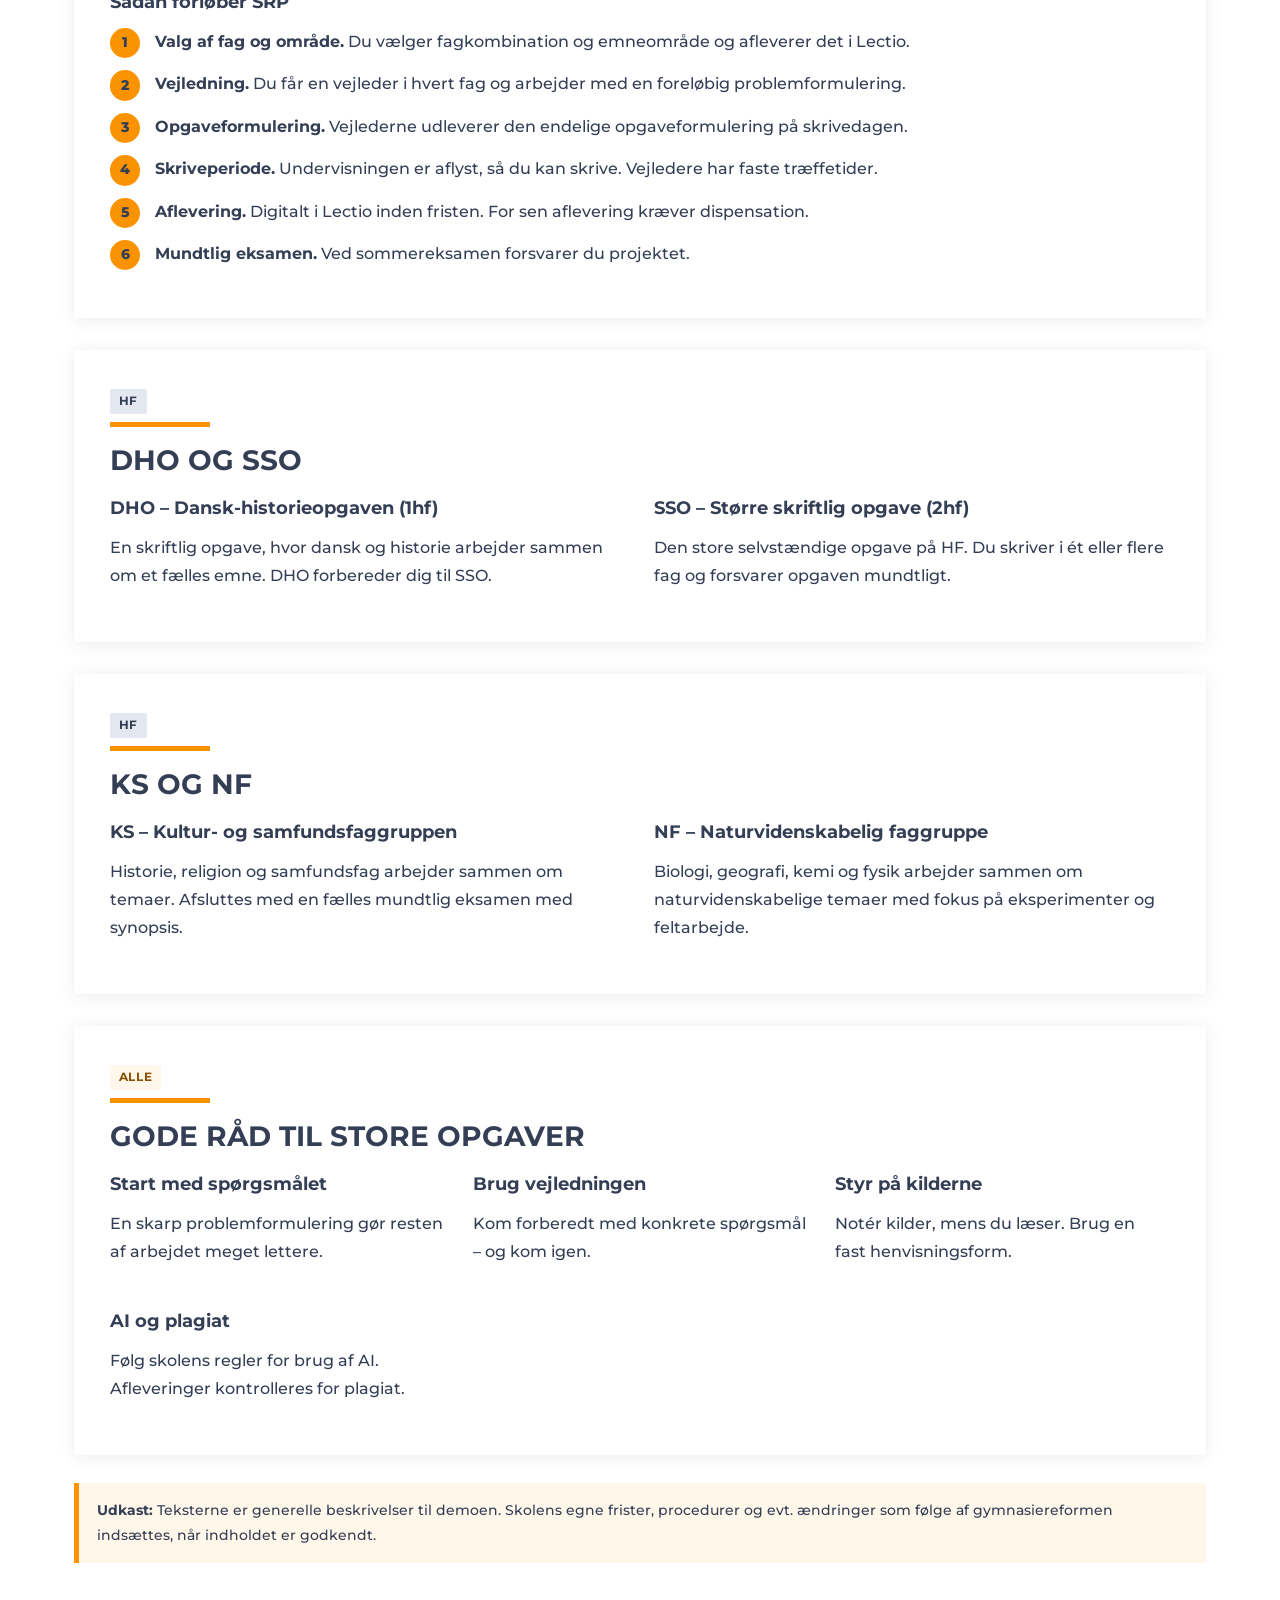
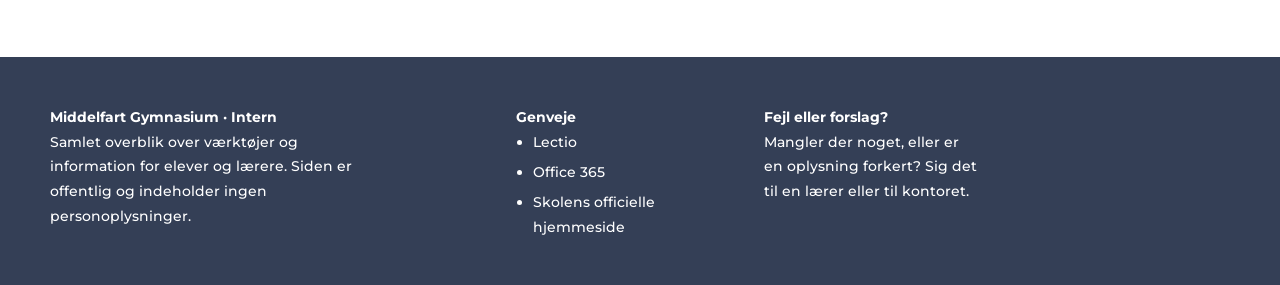
<file: sider/forloeb.html>
<!doctype html>
<html lang="da">
<head>
  <meta charset="utf-8">
  <meta name="viewport" content="width=device-width, initial-scale=1">
  <title>Flerfaglige forløb – MG Intern</title>
  <link rel="stylesheet" href="../assets/style.css">
</head>
<body data-side="forloeb" data-root="../">
  <div id="site-header"></div>

  <main>
    <section class="hero lille">
      <div class="wrap">
        <div class="kicker">Flerfaglige forløb</div>
        <h1>Når fagene arbejder sammen</h1>
        <p>Overblik over de store flerfaglige forløb og opgaver – hvad de går ud på, hvornår de ligger, og hvordan man kommer godt igennem.</p>
      </div>
    </section>

    <div class="wrap">
      <ul class="side-nav">
        <li><a href="#gf">NV og AP (grundforløb)</a></li>
        <li><a href="#at">AT</a></li>
        <li><a href="#srp">SRO og SRP</a></li>
        <li><a href="#hf">DHO og SSO (HF)</a></li>
        <li><a href="#tvaer">KS og NF (HF)</a></li>
        <li><a href="#tips">Gode råd</a></li>
      </ul>

      <section class="sektion" id="gf">
        <span class="tag stx">STX · 1g</span>
        <h2>NV og AP i grundforløbet</h2>
        <div class="grid to">
          <div>
            <h3>NV – Naturvidenskabeligt grundforløb</h3>
            <p>Biologi, fysik, kemi og naturgeografi arbejder sammen om naturvidenskabelig metode: hypoteser, forsøg, data og konklusioner. Forløbet afsluttes med en intern prøve.</p>
          </div>
          <div>
            <h3>AP – Almen sprogforståelse</h3>
            <p>Dansk, latin og fremmedsprog arbejder sammen om, hvordan sprog er bygget op – grammatik, ordklasser og sætningsanalyse. Afsluttes med en intern prøve.</p>
          </div>
        </div>
      </section>

      <section class="sektion" id="at">
        <span class="tag stx">STX · 1g–3g</span>
        <h2>AT – Almen studieforberedelse</h2>
        <div class="to-kol">
          <div>
            <p>I AT arbejder du med en problemstilling, som belyses af fag fra forskellige faggrupper. Du træner metoder, kildekritik og at formulere en god problemformulering.</p>
            <p>Forløbene bygger op mod den afsluttende AT-prøve, hvor du skriver en synopsis og fremlægger den mundtligt.</p>
          </div>
          <div class="faktaboks">
            <h3>Fakta</h3>
            <dl>
              <dt>Produkt</dt><dd>Synopsis</dd>
              <dt>Prøve</dt><dd>Mundtlig, med synopsis</dd>
              <dt>Fag</dt><dd>Mindst to faggrupper</dd>
            </dl>
          </div>
        </div>
      </section>

      <section class="sektion" id="srp">
        <span class="tag stx">STX · 2g og 3g</span>
        <h2>SRO og SRP</h2>
        <div class="grid to">
          <div>
            <h3>SRO – Studieretningsopgaven (2g)</h3>
            <p>En generalprøve på SRP. Du skriver en mindre opgave i to af dine studieretningsfag og får feedback, du kan bruge året efter.</p>
          </div>
          <div>
            <h3>SRP – Studieretningsprojektet (3g)</h3>
            <p>Den største skriftlige opgave i gymnasiet. Du skriver i to fag – mindst ét på A-niveau – og forsvarer projektet ved en mundtlig eksamen.</p>
          </div>
        </div>
        <h3 style="margin-top:1.5rem">Sådan forløber SRP</h3>
        <ol class="trin">
          <li><strong>Valg af fag og område.</strong> Du vælger fagkombination og emneområde og afleverer det i Lectio.</li>
          <li><strong>Vejledning.</strong> Du får en vejleder i hvert fag og arbejder med en foreløbig problemformulering.</li>
          <li><strong>Opgaveformulering.</strong> Vejlederne udleverer den endelige opgaveformulering på skrivedagen.</li>
          <li><strong>Skriveperiode.</strong> Undervisningen er aflyst, så du kan skrive. Vejledere har faste træffetider.</li>
          <li><strong>Aflevering.</strong> Digitalt i Lectio inden fristen. For sen aflevering kræver dispensation.</li>
          <li><strong>Mundtlig eksamen.</strong> Ved sommereksamen forsvarer du projektet.</li>
        </ol>
      </section>

      <section class="sektion" id="hf">
        <span class="tag hf">HF</span>
        <h2>DHO og SSO</h2>
        <div class="grid to">
          <div>
            <h3>DHO – Dansk-historieopgaven (1hf)</h3>
            <p>En skriftlig opgave, hvor dansk og historie arbejder sammen om et fælles emne. DHO forbereder dig til SSO.</p>
          </div>
          <div>
            <h3>SSO – Større skriftlig opgave (2hf)</h3>
            <p>Den store selvstændige opgave på HF. Du skriver i ét eller flere fag og forsvarer opgaven mundtligt.</p>
          </div>
        </div>
      </section>

      <section class="sektion" id="tvaer">
        <span class="tag hf">HF</span>
        <h2>KS og NF</h2>
        <div class="grid to">
          <div>
            <h3>KS – Kultur- og samfundsfaggruppen</h3>
            <p>Historie, religion og samfundsfag arbejder sammen om temaer. Afsluttes med en fælles mundtlig eksamen med synopsis.</p>
          </div>
          <div>
            <h3>NF – Naturvidenskabelig faggruppe</h3>
            <p>Biologi, geografi, kemi og fysik arbejder sammen om naturvidenskabelige temaer med fokus på eksperimenter og feltarbejde.</p>
          </div>
        </div>
      </section>

      <section class="sektion" id="tips">
        <span class="tag alle">Alle</span>
        <h2>Gode råd til store opgaver</h2>
        <div class="grid">
          <div><h3>Start med spørgsmålet</h3><p>En skarp problemformulering gør resten af arbejdet meget lettere.</p></div>
          <div><h3>Brug vejledningen</h3><p>Kom forberedt med konkrete spørgsmål – og kom igen.</p></div>
          <div><h3>Styr på kilderne</h3><p>Notér kilder, mens du læser. Brug en fast henvisningsform.</p></div>
          <div><h3>AI og plagiat</h3><p>Følg skolens regler for brug af AI. Afleveringer kontrolleres for plagiat.</p></div>
        </div>
      </section>

      <p class="udkast"><strong>Udkast:</strong> Teksterne er generelle beskrivelser til demoen. Skolens egne frister, procedurer og evt. ændringer som følge af gymnasiereformen indsættes, når indholdet er godkendt.</p>
    </div>
  </main>

  <div id="site-footer"></div>
  <script src="../assets/config.js"></script>
  <script src="../assets/site.js"></script>
</body>
</html>
</file>
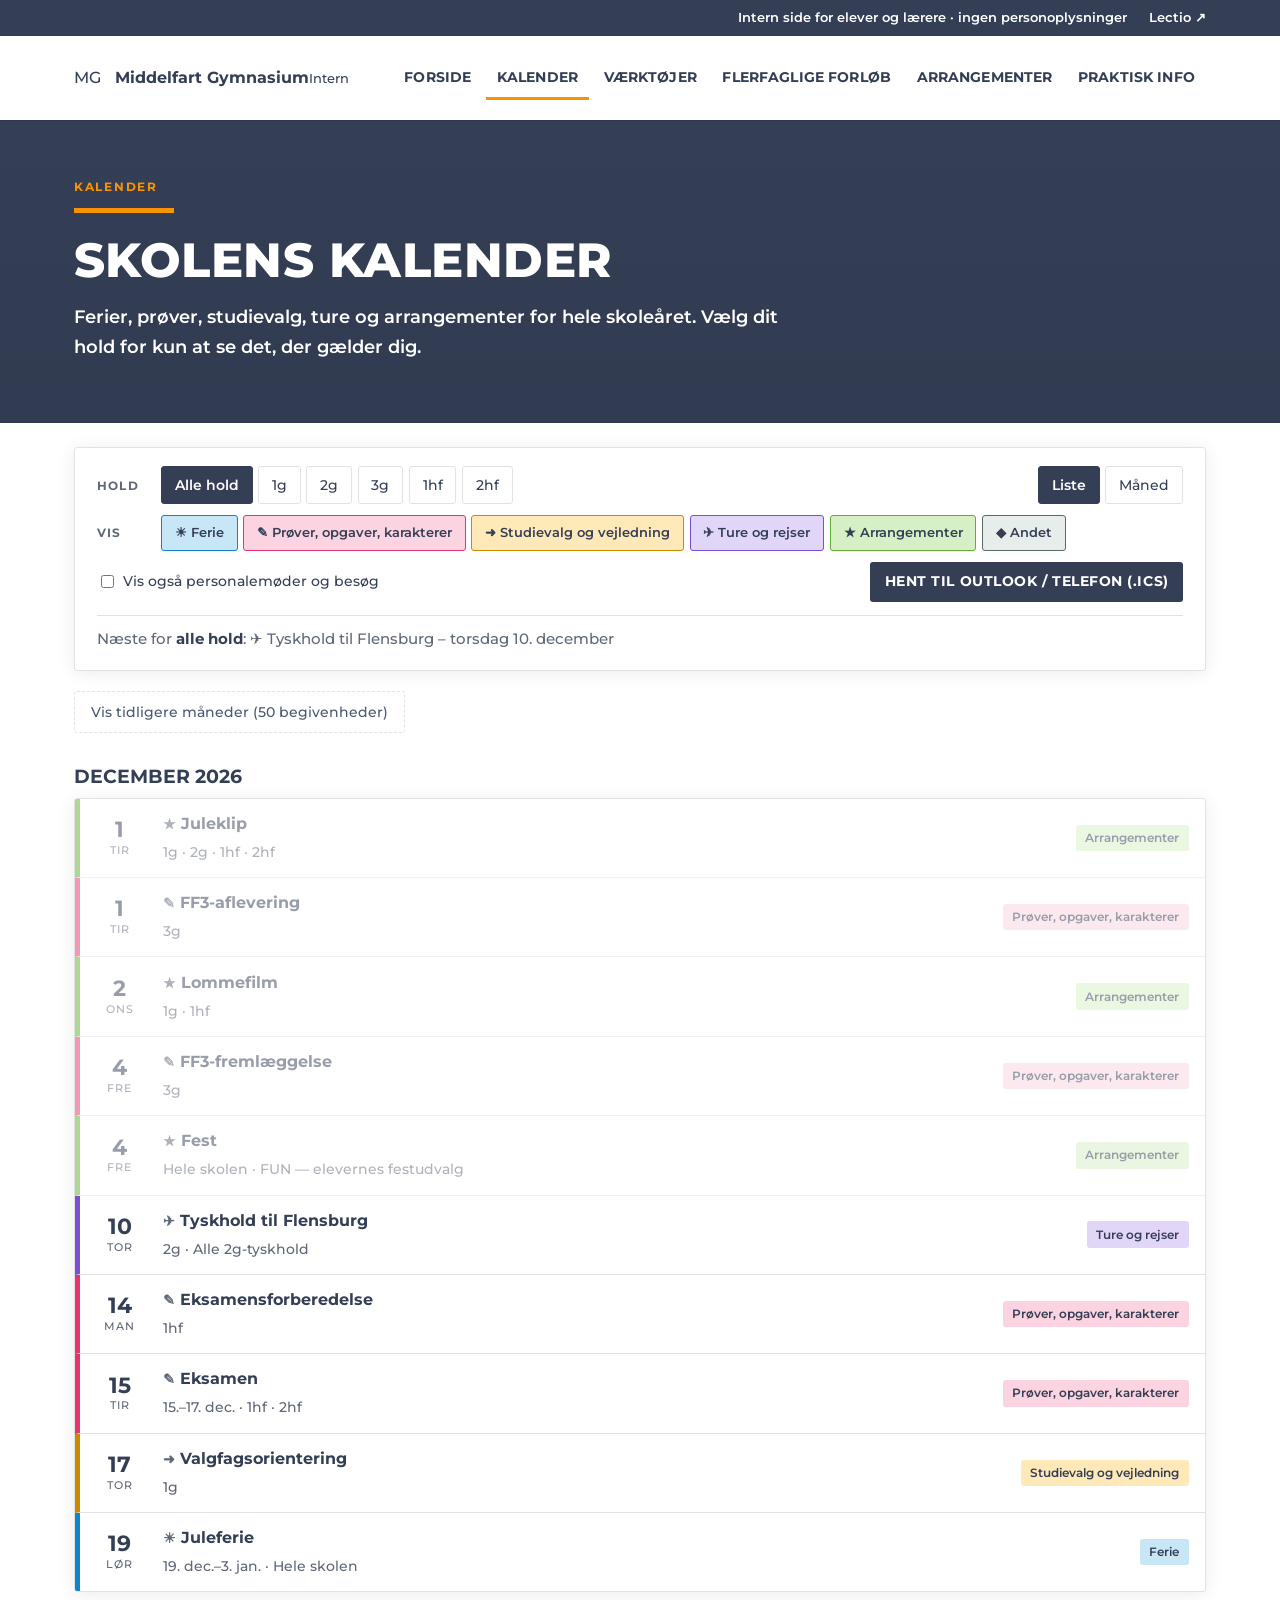
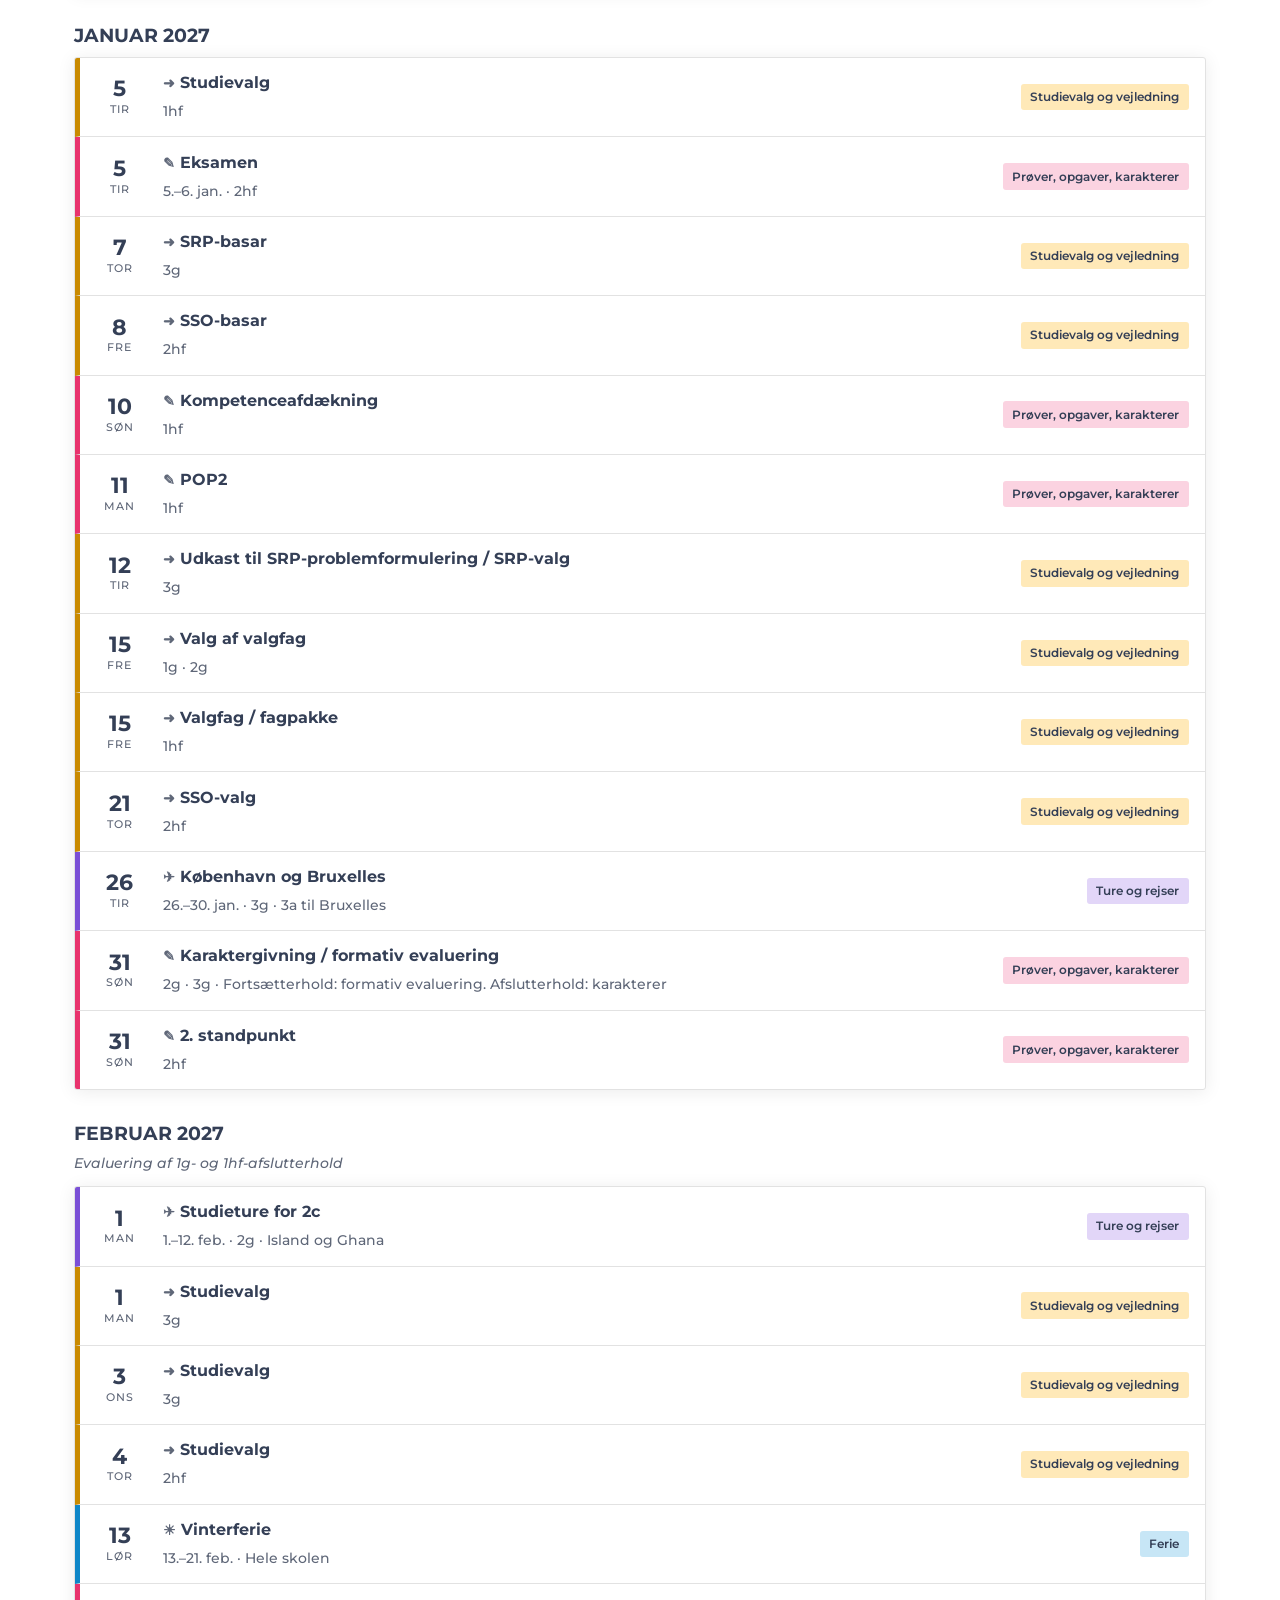
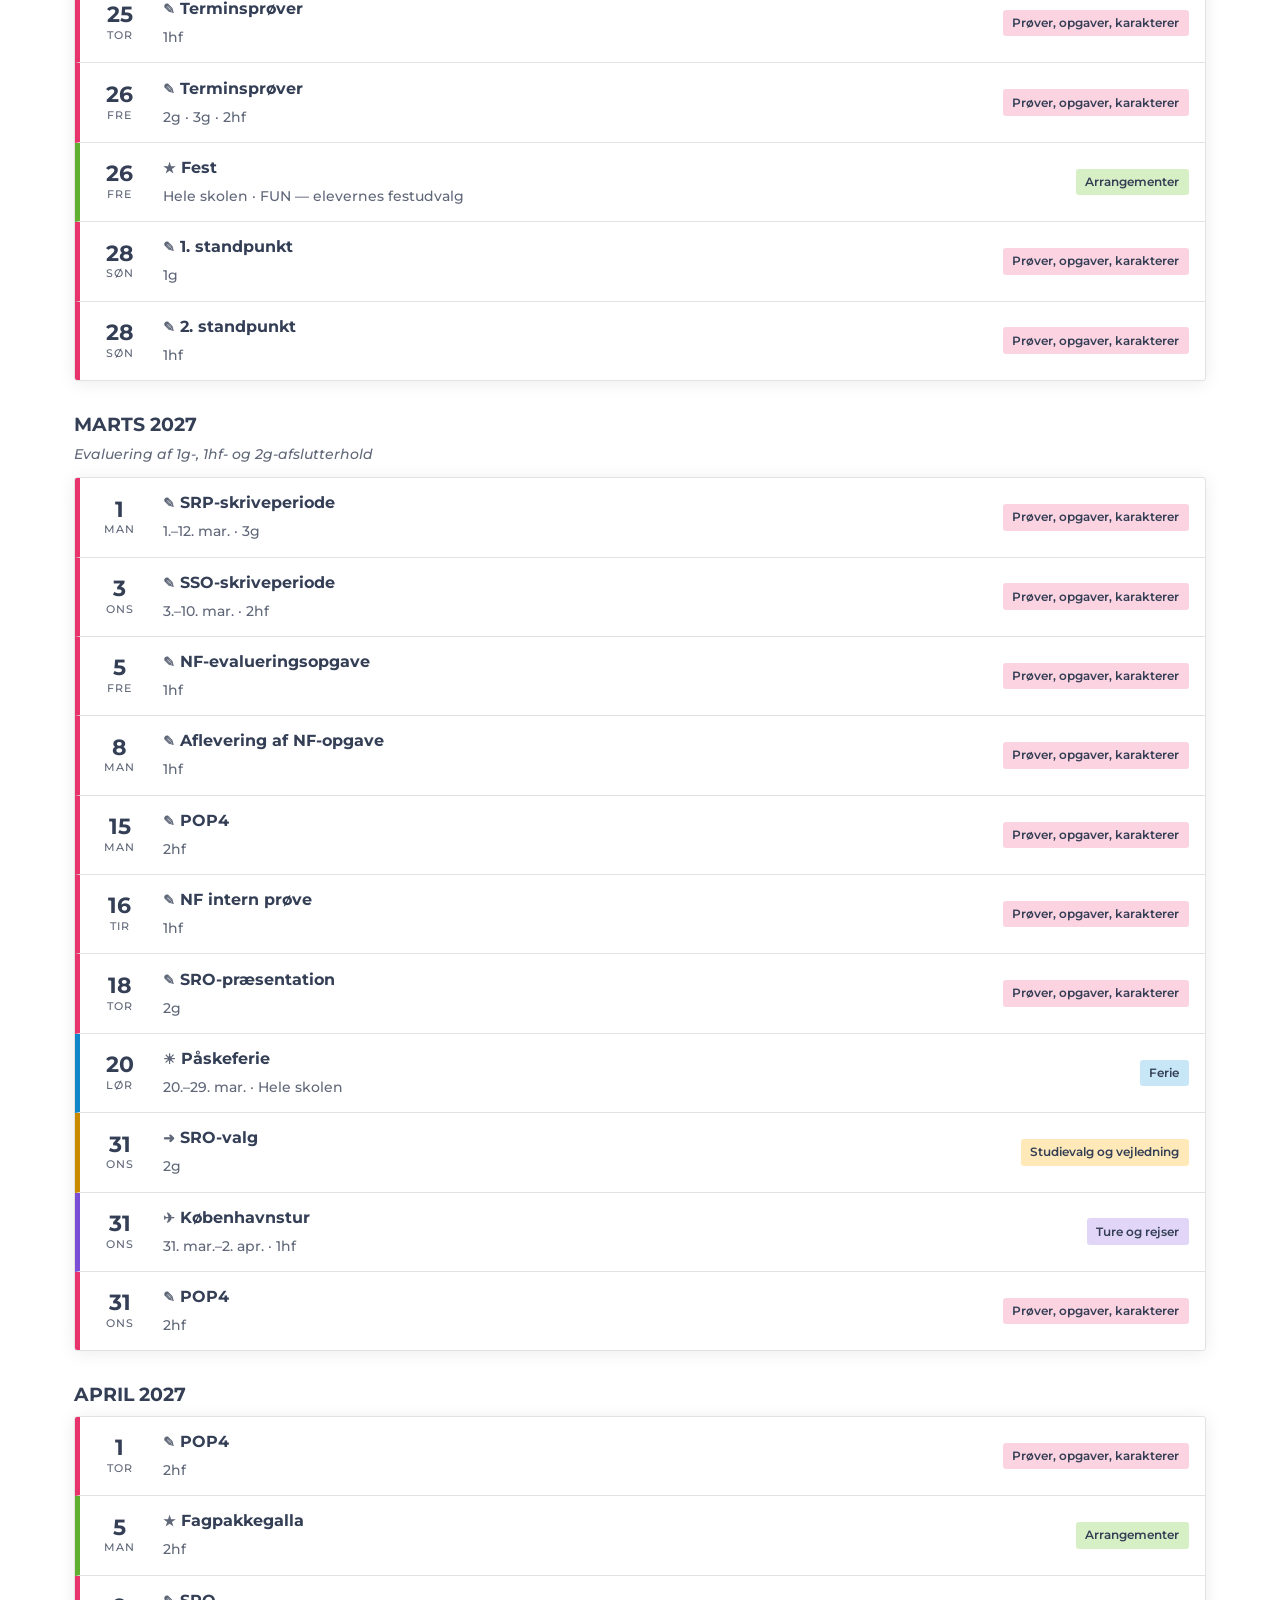
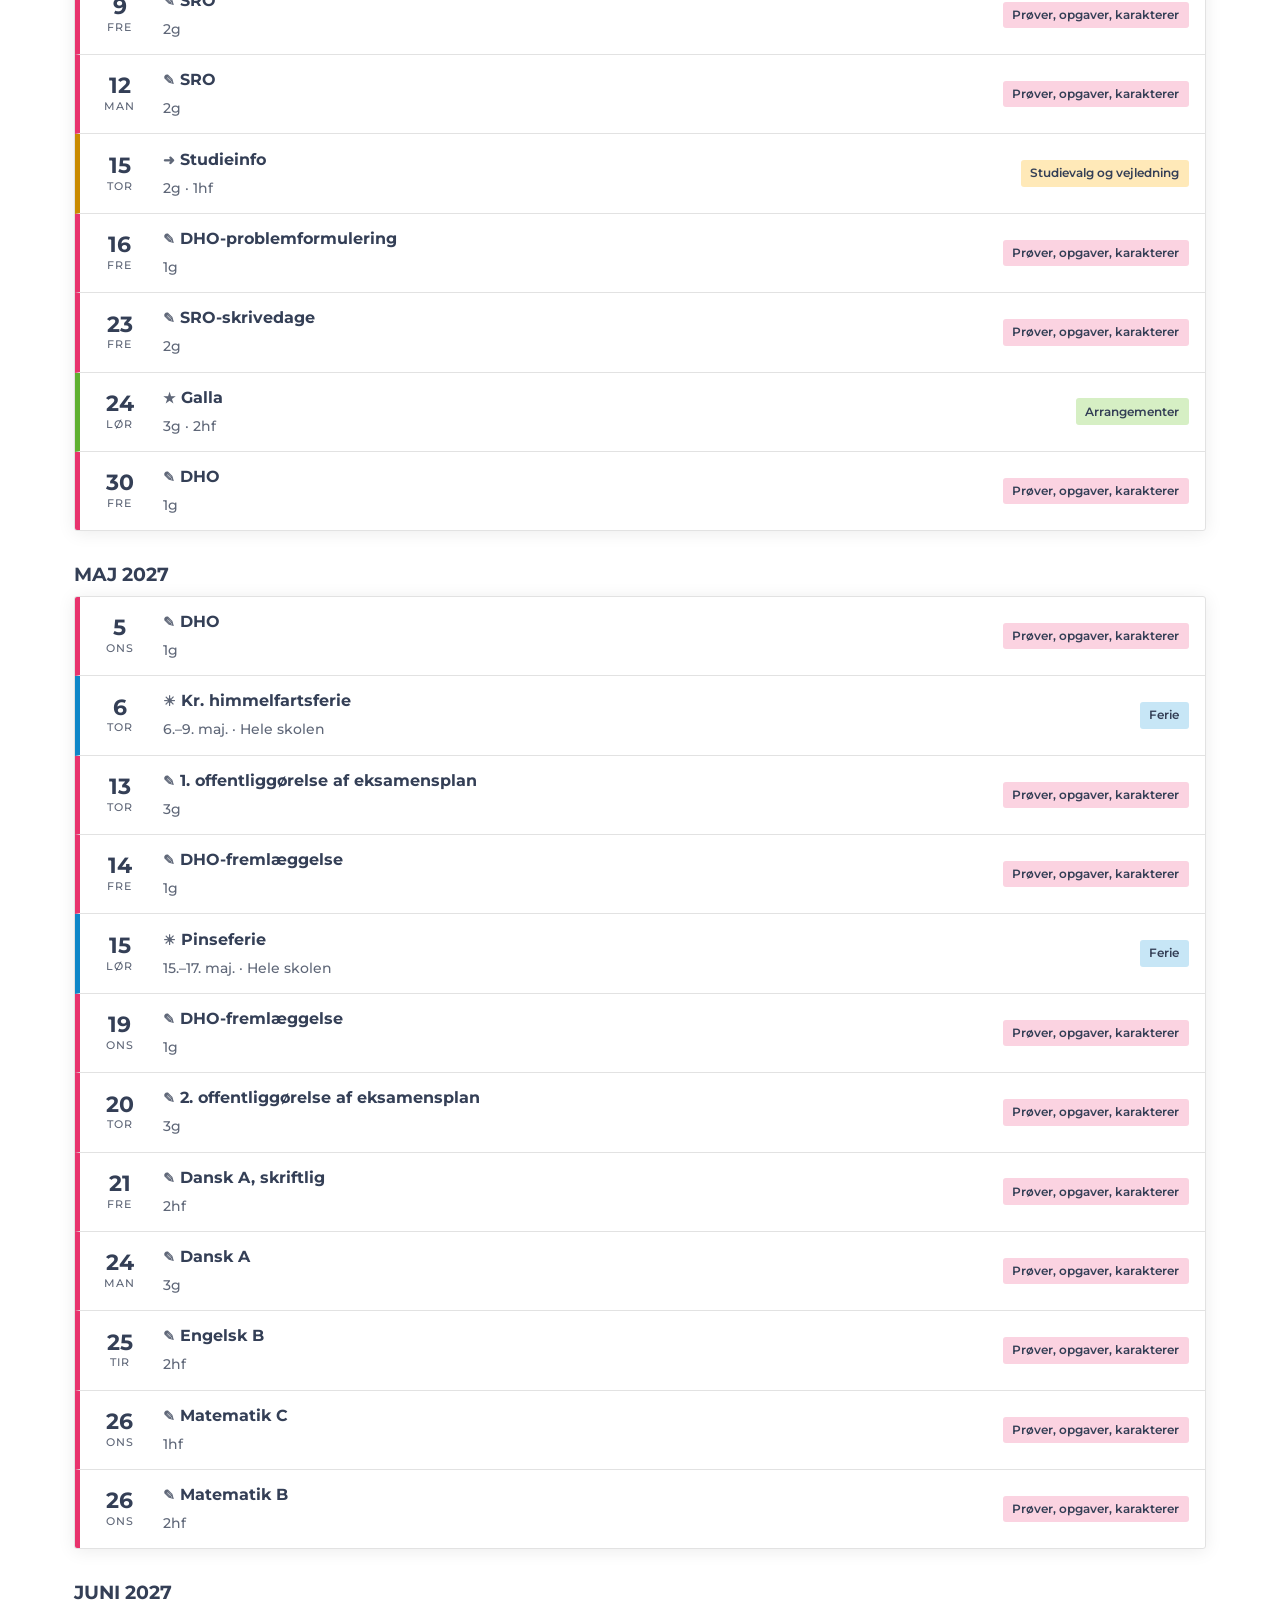
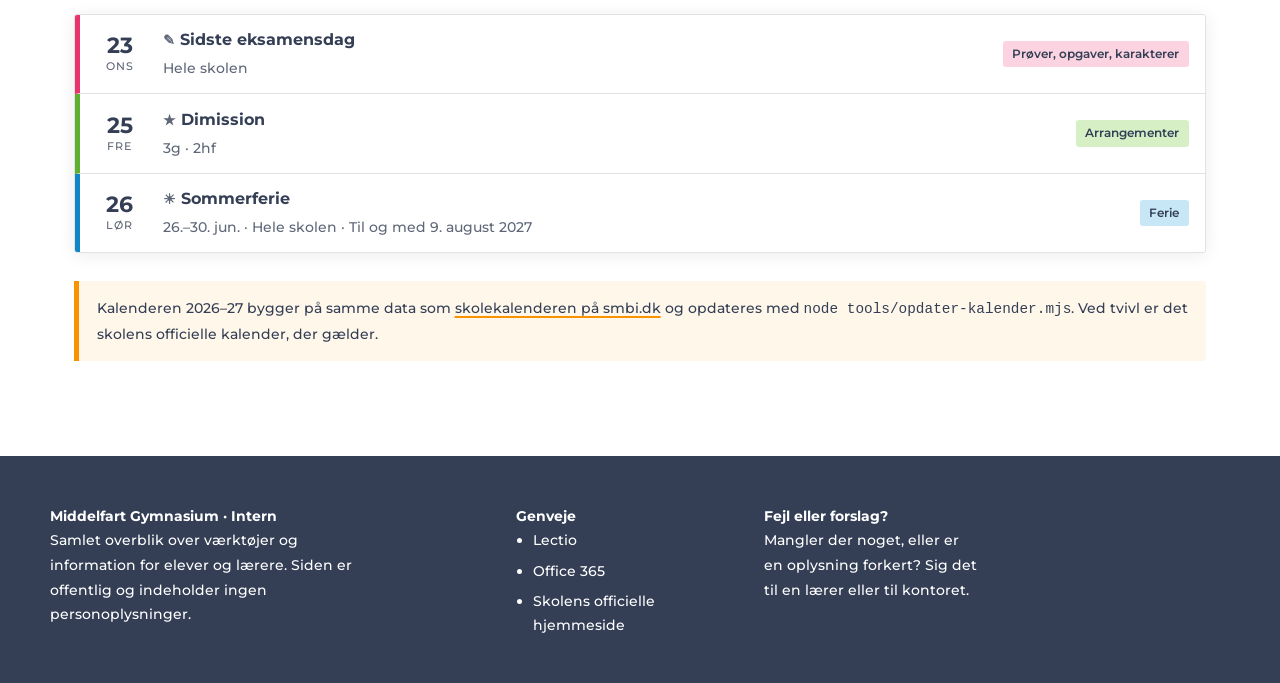
<file: sider/kalender.html>
<!doctype html>
<html lang="da">
<head>
  <meta charset="utf-8">
  <meta name="viewport" content="width=device-width, initial-scale=1">
  <title>Kalender – MG Intern</title>
  <link rel="stylesheet" href="../assets/style.css">
</head>
<body data-side="kalender" data-root="../">
  <div id="site-header"></div>

  <main>
    <section class="hero lille">
      <div class="wrap">
        <div class="kicker">Kalender</div>
        <h1>Skolens kalender</h1>
        <p>Ferier, prøver, studievalg, ture og arrangementer for hele skoleåret. Vælg dit hold for kun at se det, der gælder dig.</p>
      </div>
    </section>

    <div class="wrap" id="kalender">
      <div class="kal-panel">
        <div class="kal-raekke">
          <span class="kal-label">Hold</span>
          <div class="kal-knapper" id="kal-hold" role="group" aria-label="Vælg hold"></div>
          <div class="kal-knapper kal-visning" role="group" aria-label="Visning">
            <button type="button" data-visning="liste">Liste</button>
            <button type="button" data-visning="maaned">Måned</button>
          </div>
        </div>
        <div class="kal-raekke">
          <span class="kal-label">Vis</span>
          <div class="kal-knapper kal-typer" id="kal-typer" role="group" aria-label="Typer af begivenheder"></div>
        </div>
        <div class="kal-raekke kal-bund">
          <label class="kal-check"><input type="checkbox" id="kal-andre"> Vis også personalemøder og besøg</label>
          <span class="kal-handlinger">
            <button type="button" id="kal-ics" class="knap sekundaer">Hent til Outlook / telefon (.ics)</button>
          </span>
        </div>
        <p class="kal-status" id="kal-status" role="status"></p>
      </div>

      <div id="kal-indhold"></div>

      <p class="udkast">Kalenderen <span id="kal-aar"></span> bygger på samme data som <a data-link="smbiKalender" href="#">skolekalenderen på smbi.dk</a> og opdateres med <code>node tools/opdater-kalender.mjs</code>. Ved tvivl er det skolens officielle kalender, der gælder.</p>
    </div>
  </main>

  <div id="site-footer"></div>
  <script src="../assets/config.js"></script>
  <script src="../assets/kalender-data.js"></script>
  <script src="../assets/site.js"></script>
  <script src="../assets/kalender.js"></script>
</body>
</html>
</file>
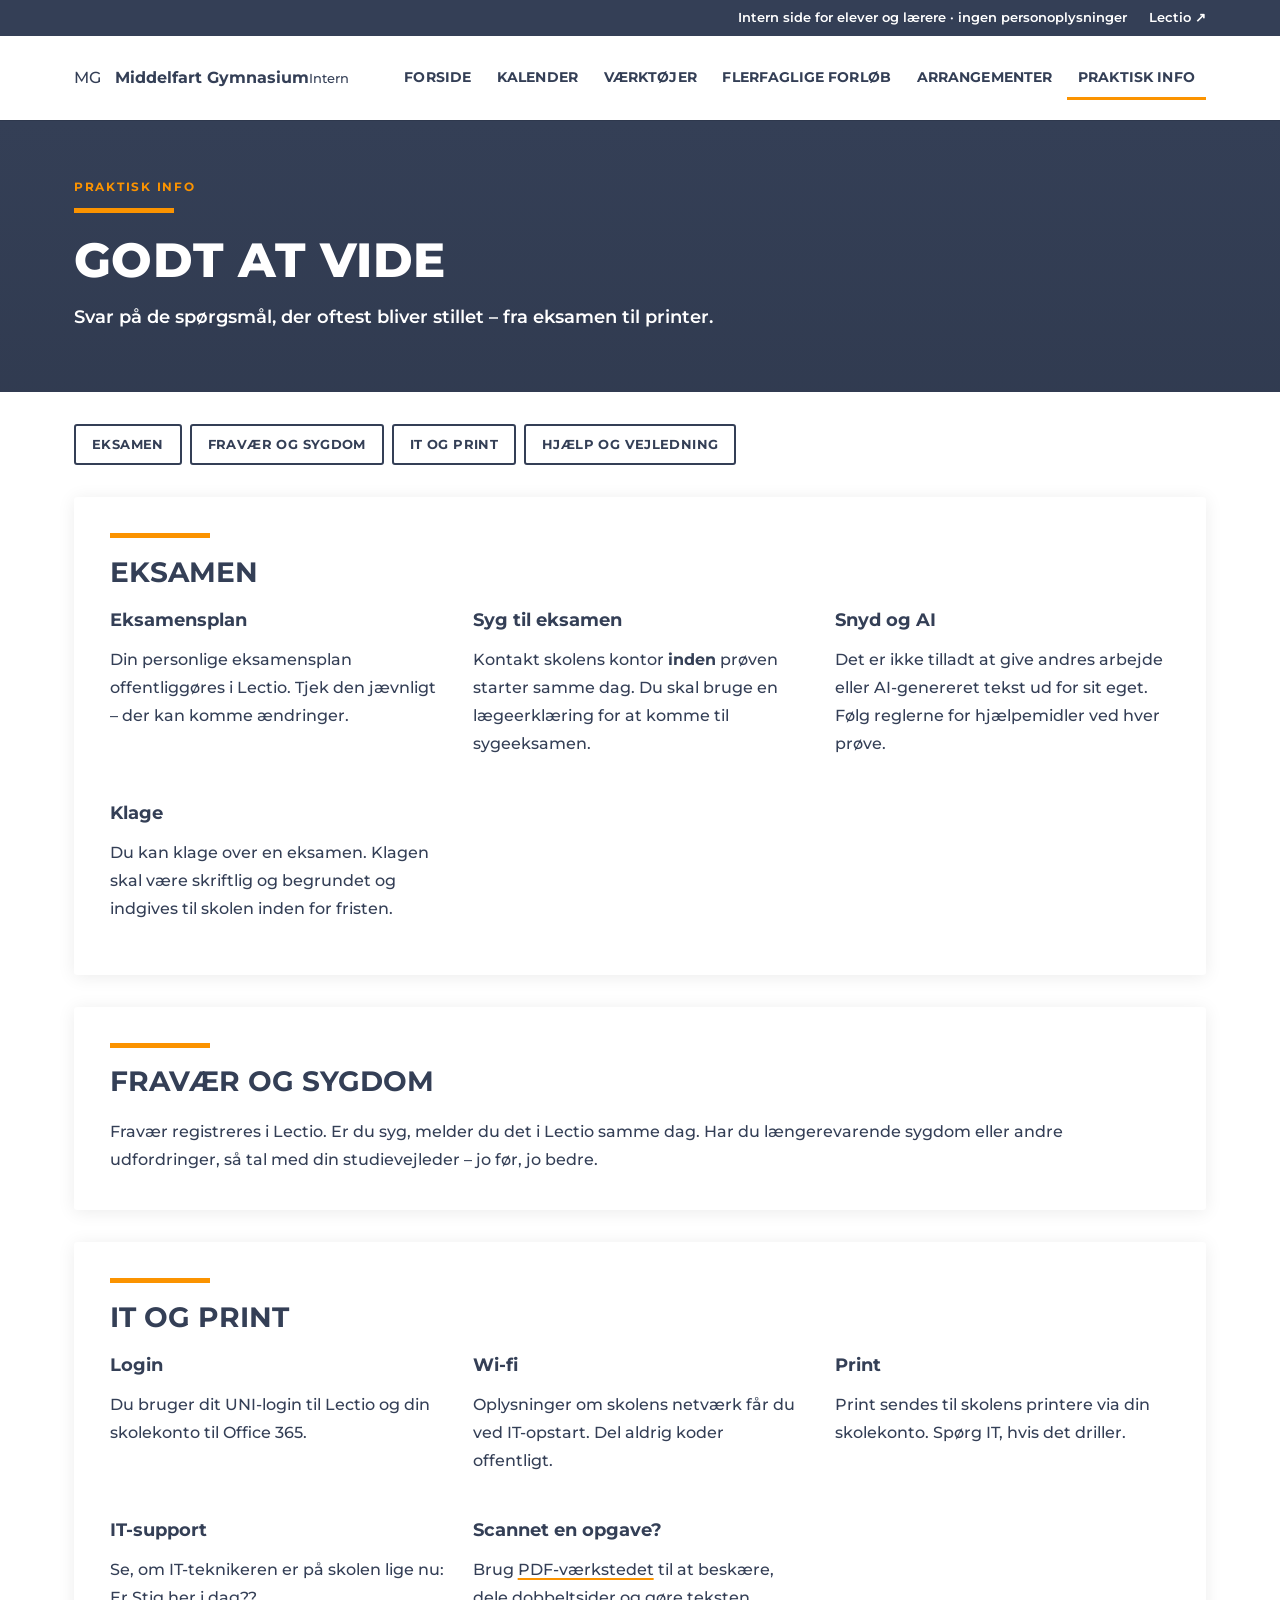
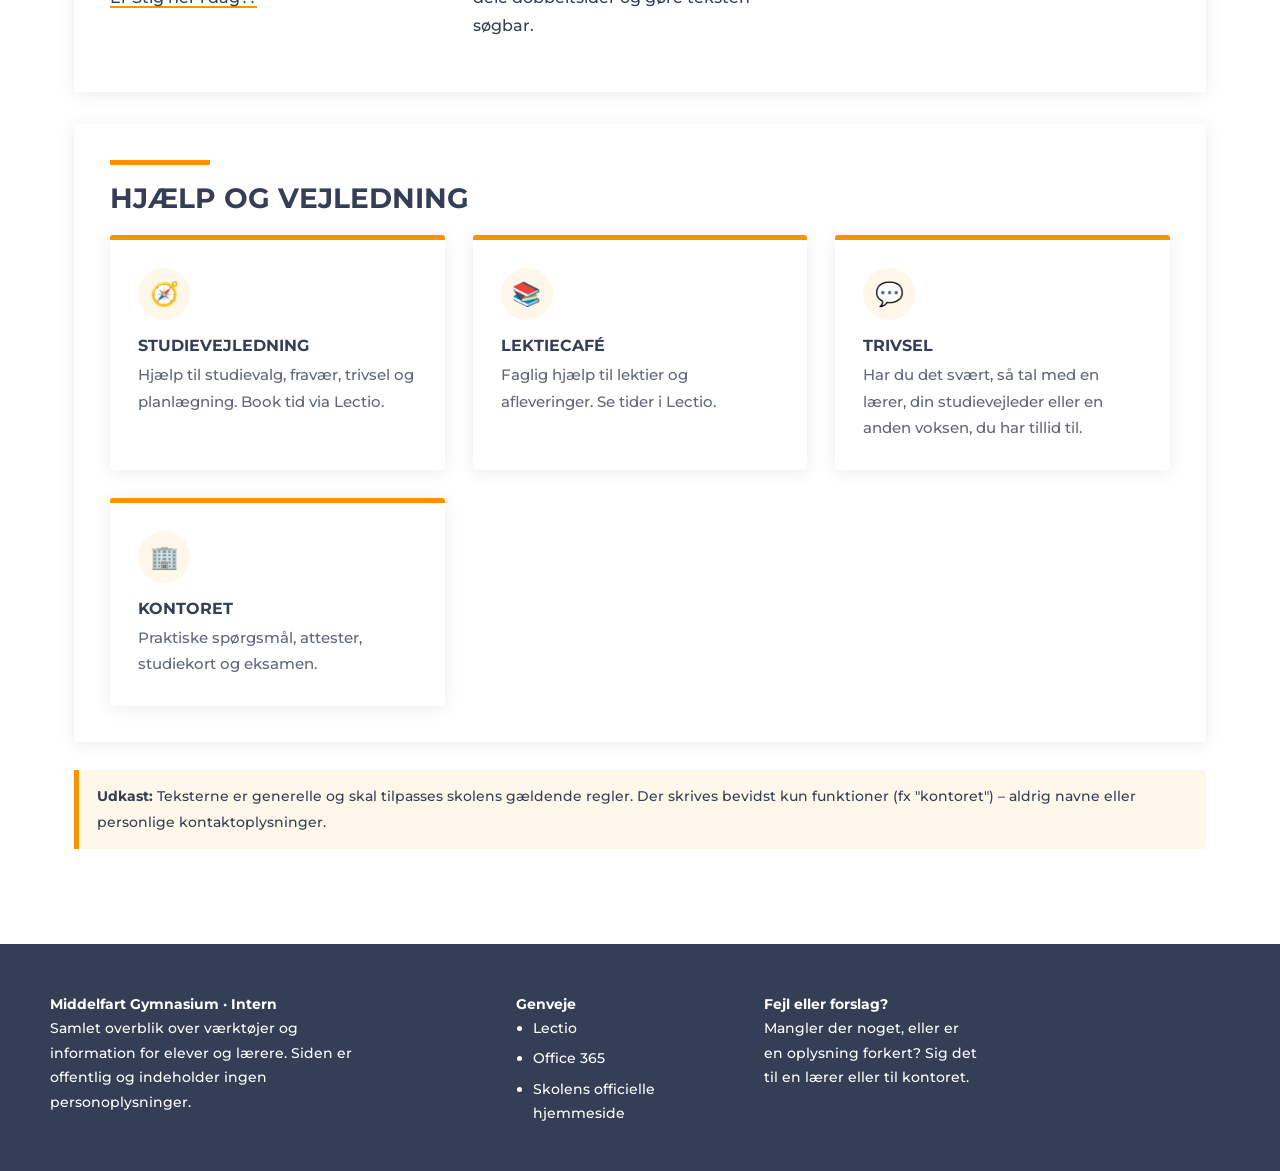
<file: sider/praktisk.html>
<!doctype html>
<html lang="da">
<head>
  <meta charset="utf-8">
  <meta name="viewport" content="width=device-width, initial-scale=1">
  <title>Praktisk info – MG Intern</title>
  <link rel="stylesheet" href="../assets/style.css">
</head>
<body data-side="praktisk" data-root="../">
  <div id="site-header"></div>

  <main>
    <section class="hero lille">
      <div class="wrap">
        <div class="kicker">Praktisk info</div>
        <h1>Godt at vide</h1>
        <p>Svar på de spørgsmål, der oftest bliver stillet – fra eksamen til printer.</p>
      </div>
    </section>

    <div class="wrap">
      <ul class="side-nav">
        <li><a href="#eksamen">Eksamen</a></li>
        <li><a href="#fravaer">Fravær og sygdom</a></li>
        <li><a href="#it">IT og print</a></li>
        <li><a href="#hjaelp">Hjælp og vejledning</a></li>
      </ul>

      <section class="sektion" id="eksamen">
        <h2>Eksamen</h2>
        <div class="grid">
          <div><h3>Eksamensplan</h3><p>Din personlige eksamensplan offentliggøres i Lectio. Tjek den jævnligt – der kan komme ændringer.</p></div>
          <div><h3>Syg til eksamen</h3><p>Kontakt skolens kontor <strong>inden</strong> prøven starter samme dag. Du skal bruge en lægeerklæring for at komme til sygeeksamen.</p></div>
          <div><h3>Snyd og AI</h3><p>Det er ikke tilladt at give andres arbejde eller AI-genereret tekst ud for sit eget. Følg reglerne for hjælpemidler ved hver prøve.</p></div>
          <div><h3>Klage</h3><p>Du kan klage over en eksamen. Klagen skal være skriftlig og begrundet og indgives til skolen inden for fristen.</p></div>
        </div>
      </section>

      <section class="sektion" id="fravaer">
        <h2>Fravær og sygdom</h2>
        <p>Fravær registreres i Lectio. Er du syg, melder du det i Lectio samme dag. Har du længerevarende sygdom eller andre udfordringer, så tal med din studievejleder – jo før, jo bedre.</p>
      </section>

      <section class="sektion" id="it">
        <h2>IT og print</h2>
        <div class="grid">
          <div><h3>Login</h3><p>Du bruger dit UNI-login til Lectio og din skolekonto til Office 365.</p></div>
          <div><h3>Wi-fi</h3><p>Oplysninger om skolens netværk får du ved IT-opstart. Del aldrig koder offentligt.</p></div>
          <div><h3>Print</h3><p>Print sendes til skolens printere via din skolekonto. Spørg IT, hvis det driller.</p></div>
          <div><h3>IT-support</h3><p>Se, om IT-teknikeren er på skolen lige nu: <a href="../vaerktoejer/er-stig-her/index.html">Er Stig her i dag??</a></p></div>
          <div><h3>Scannet en opgave?</h3><p>Brug <a href="vaerktoejer.html#pdf">PDF-værkstedet</a> til at beskære, dele dobbeltsider og gøre teksten søgbar.</p></div>
        </div>
      </section>

      <section class="sektion" id="hjaelp">
        <h2>Hjælp og vejledning</h2>
        <div class="grid">
          <div class="kort"><div class="ikon" aria-hidden="true">🧭</div><h3>Studievejledning</h3><p>Hjælp til studievalg, fravær, trivsel og planlægning. Book tid via Lectio.</p></div>
          <div class="kort"><div class="ikon" aria-hidden="true">📚</div><h3>Lektiecafé</h3><p>Faglig hjælp til lektier og afleveringer. Se tider i Lectio.</p></div>
          <div class="kort"><div class="ikon" aria-hidden="true">💬</div><h3>Trivsel</h3><p>Har du det svært, så tal med en lærer, din studievejleder eller en anden voksen, du har tillid til.</p></div>
          <div class="kort"><div class="ikon" aria-hidden="true">🏢</div><h3>Kontoret</h3><p>Praktiske spørgsmål, attester, studiekort og eksamen.</p></div>
        </div>
      </section>

      <p class="udkast"><strong>Udkast:</strong> Teksterne er generelle og skal tilpasses skolens gældende regler. Der skrives bevidst kun funktioner (fx "kontoret") – aldrig navne eller personlige kontaktoplysninger.</p>
    </div>
  </main>

  <div id="site-footer"></div>
  <script src="../assets/config.js"></script>
  <script src="../assets/site.js"></script>
</body>
</html>
</file>
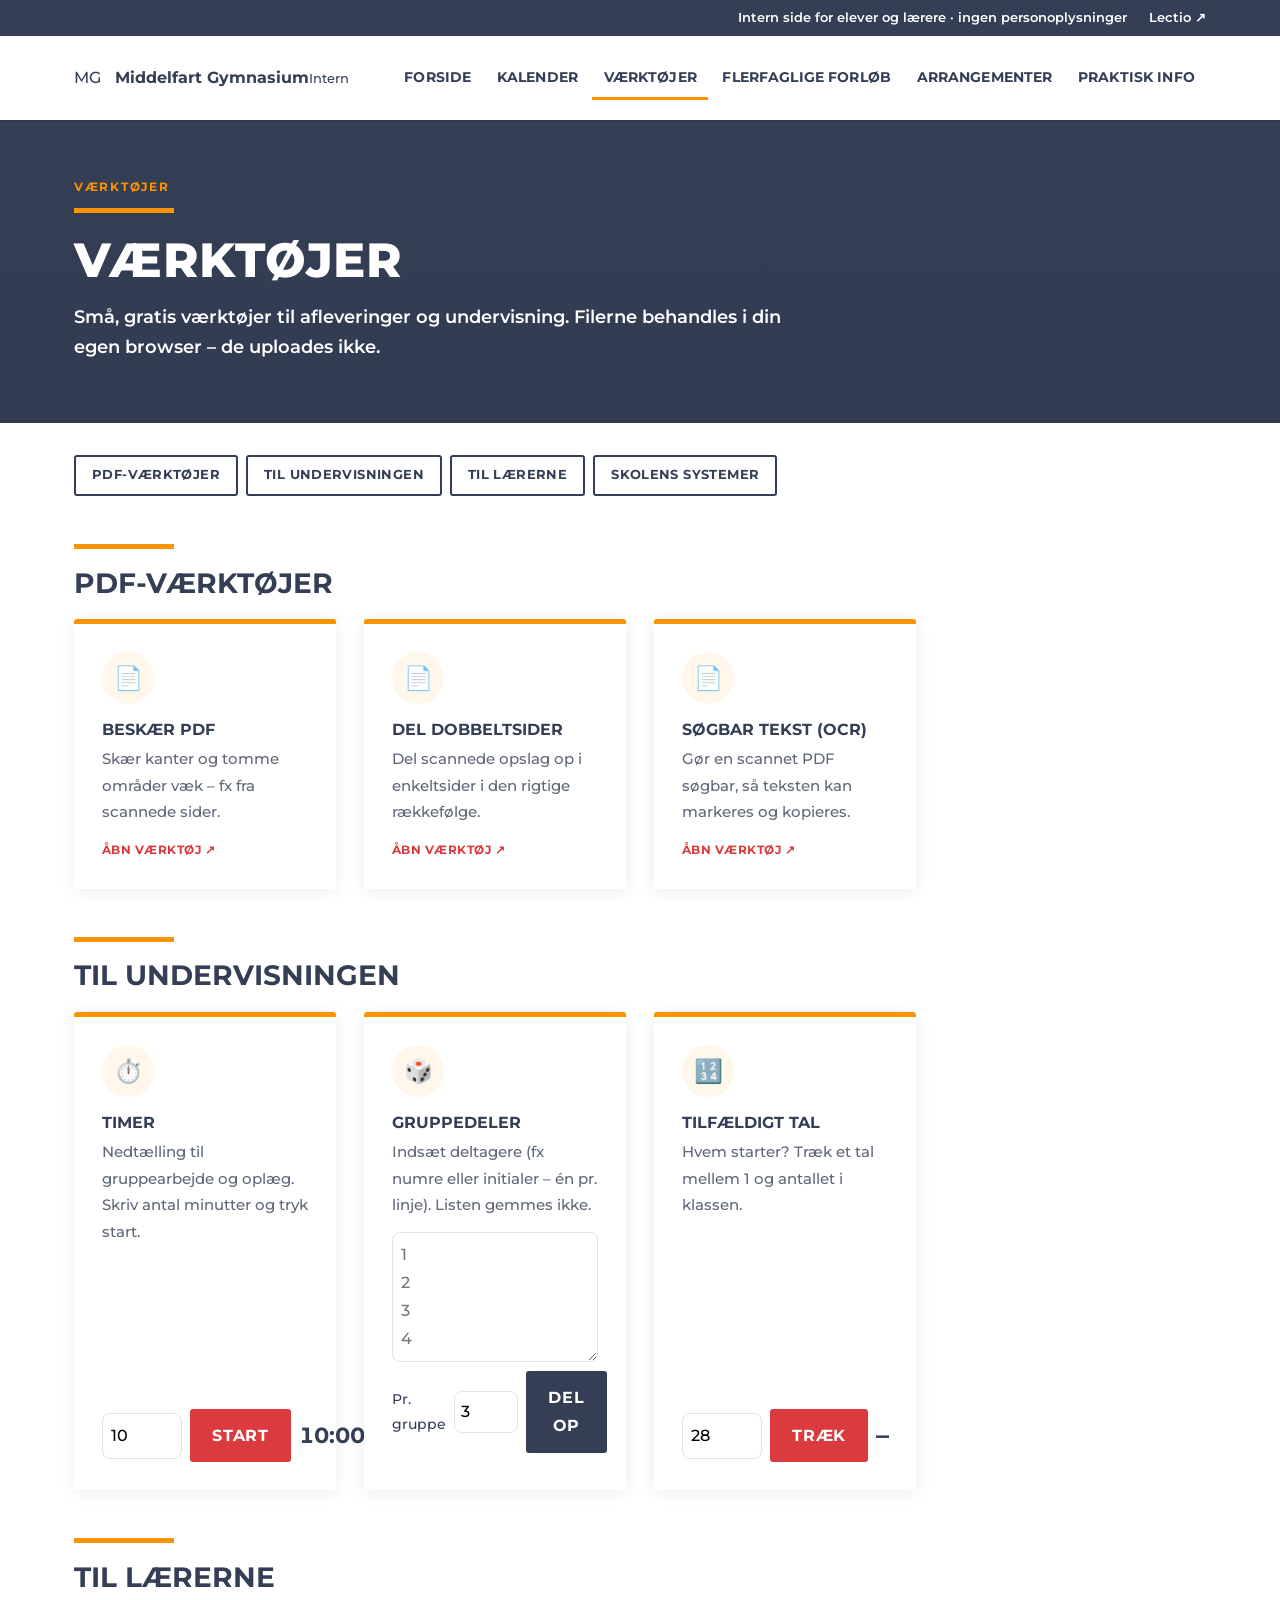
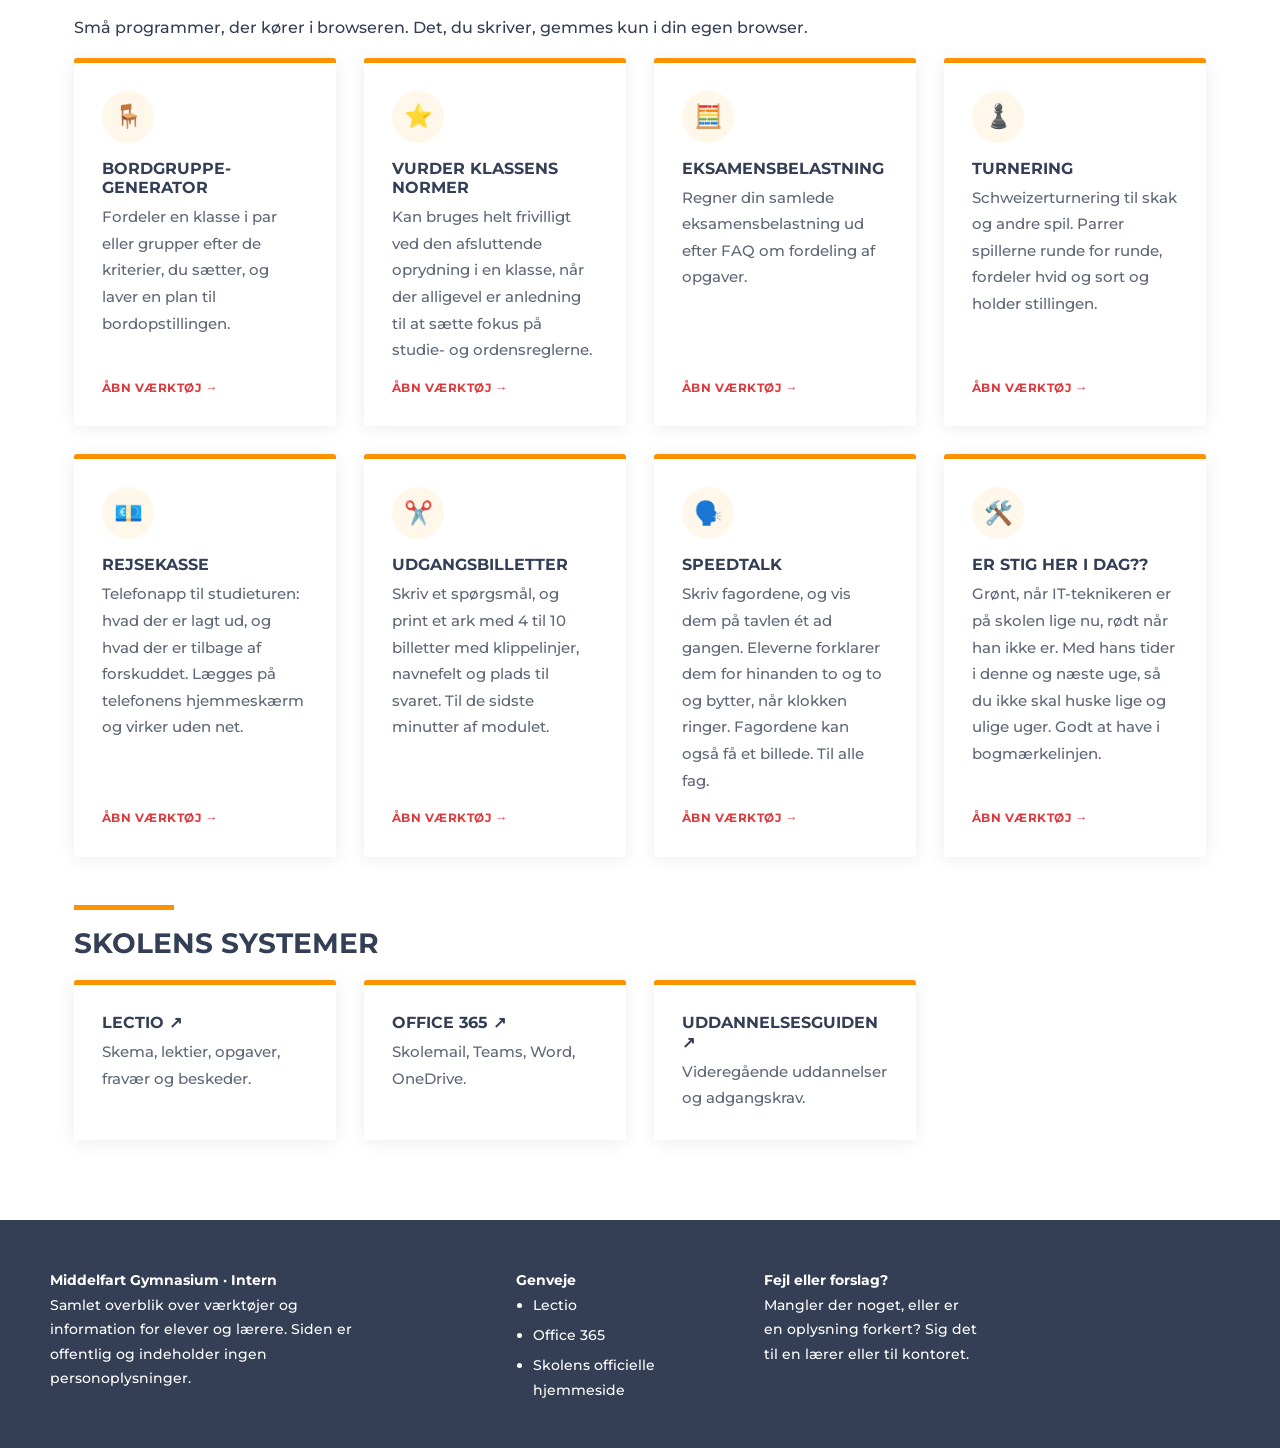
<file: sider/vaerktoejer.html>
<!doctype html>
<html lang="da">
<head>
  <meta charset="utf-8">
  <meta name="viewport" content="width=device-width, initial-scale=1">
  <title>Værktøjer – MG Intern</title>
  <link rel="stylesheet" href="../assets/style.css">
</head>
<body data-side="vaerktoejer" data-root="../">
  <div id="site-header"></div>

  <main>
    <section class="hero lille">
      <div class="wrap">
        <div class="kicker">Værktøjer</div>
        <h1>Værktøjer</h1>
        <p>Små, gratis værktøjer til afleveringer og undervisning. Filerne behandles i din egen browser – de uploades ikke.</p>
      </div>
    </section>

    <div class="wrap">
      <ul class="side-nav">
        <li><a href="#pdf">PDF-værktøjer</a></li>
        <li><a href="#andre">Til undervisningen</a></li>
        <li><a href="#laerere">Til lærerne</a></li>
        <li><a href="#systemer">Skolens systemer</a></li>
      </ul>

      <h2 id="pdf">PDF-værktøjer</h2>
      <div class="grid" id="pdf-liste"></div>

      <h2 id="andre">Til undervisningen</h2>
      <div class="grid">
        <div class="kort">
          <div class="ikon" aria-hidden="true">⏱️</div>
          <h3>Timer</h3>
          <p>Nedtælling til gruppearbejde og oplæg. Skriv antal minutter og tryk start.</p>
          <div style="display:flex;gap:.5rem;align-items:center;margin-top:auto">
            <input id="timer-min" type="number" min="1" max="180" value="10" aria-label="Minutter" style="width:5rem;padding:.5rem;border:1px solid var(--kant);border-radius:8px;font:inherit">
            <button id="timer-start" class="knap" type="button" style="border:0;cursor:pointer;font:inherit;font-weight:700">Start</button>
            <strong id="timer-vis" style="font-size:1.4rem;font-variant-numeric:tabular-nums;margin-left:auto">10:00</strong>
          </div>
        </div>
        <div class="kort">
          <div class="ikon" aria-hidden="true">🎲</div>
          <h3>Gruppedeler</h3>
          <p>Indsæt deltagere (fx numre eller initialer – én pr. linje). Listen gemmes ikke.</p>
          <textarea id="grp-input" rows="4" placeholder="1&#10;2&#10;3&#10;4" style="width:100%;padding:.5rem;border:1px solid var(--kant);border-radius:8px;font:inherit"></textarea>
          <div style="display:flex;gap:.5rem;align-items:center;margin:.6rem 0">
            <label for="grp-str" style="font-size:.9rem">Pr. gruppe</label>
            <input id="grp-str" type="number" min="2" value="3" style="width:4rem;padding:.4rem;border:1px solid var(--kant);border-radius:8px;font:inherit">
            <button id="grp-knap" class="knap sekundaer" type="button" style="border:0;cursor:pointer;font:inherit;font-weight:700;margin-left:auto">Del op</button>
          </div>
          <ol id="grp-ud" style="margin:0;padding-left:1.2rem;font-size:.95rem"></ol>
        </div>
        <div class="kort">
          <div class="ikon" aria-hidden="true">🔢</div>
          <h3>Tilfældigt tal</h3>
          <p>Hvem starter? Træk et tal mellem 1 og antallet i klassen.</p>
          <div style="display:flex;gap:.5rem;align-items:center;margin-top:auto">
            <input id="rnd-max" type="number" min="2" value="28" aria-label="Højeste tal" style="width:5rem;padding:.5rem;border:1px solid var(--kant);border-radius:8px;font:inherit">
            <button id="rnd-knap" class="knap" type="button" style="border:0;cursor:pointer;font:inherit;font-weight:700">Træk</button>
            <strong id="rnd-ud" style="font-size:1.6rem;margin-left:auto">–</strong>
          </div>
        </div>
      </div>

      <h2 id="laerere">Til lærerne</h2>
      <p>Små programmer, der kører i browseren. Det, du skriver, gemmes kun i din egen browser.</p>
      <div class="grid">
        <a class="kort" href="../vaerktoejer/bordgrupper/index.html">
          <div class="ikon" aria-hidden="true">🪑</div>
          <h3>Bordgruppe-generator</h3>
          <p>Fordeler en klasse i par eller grupper efter de kriterier, du sætter, og laver en plan til bordopstillingen.</p>
          <span class="mere">Åbn værktøj →</span>
        </a>
        <a class="kort" href="../vaerktoejer/normer/index.html">
          <div class="ikon" aria-hidden="true">⭐</div>
          <h3>Vurder klassens normer</h3>
          <p>Kan bruges helt frivilligt ved den afsluttende oprydning i en klasse, når der alligevel er anledning til at sætte fokus på studie- og ordensreglerne.</p>
          <span class="mere">Åbn værktøj →</span>
        </a>
        <a class="kort" href="../vaerktoejer/eksamensbelastning/index.html">
          <div class="ikon" aria-hidden="true">🧮</div>
          <h3>Eksamensbelastning</h3>
          <p>Regner din samlede eksamensbelastning ud efter FAQ om fordeling af opgaver.</p>
          <span class="mere">Åbn værktøj →</span>
        </a>
        <a class="kort" href="../vaerktoejer/turnering/index.html">
          <div class="ikon" aria-hidden="true">♟️</div>
          <h3>Turnering</h3>
          <p>Schweizerturnering til skak og andre spil. Parrer spillerne runde for runde, fordeler hvid og sort og holder stillingen.</p>
          <span class="mere">Åbn værktøj →</span>
        </a>
        <a class="kort" href="../vaerktoejer/rejsekasse/index.html">
          <div class="ikon" aria-hidden="true">💶</div>
          <h3>Rejsekasse</h3>
          <p>Telefonapp til studieturen: hvad der er lagt ud, og hvad der er tilbage af forskuddet. Lægges på telefonens hjemmeskærm og virker uden net.</p>
          <span class="mere">Åbn værktøj →</span>
        </a>
        <a class="kort" href="../vaerktoejer/udgangsbillet/index.html">
          <div class="ikon" aria-hidden="true">✂️</div>
          <h3>Udgangsbilletter</h3>
          <p>Skriv et spørgsmål, og print et ark med 4 til 10 billetter med klippelinjer, navnefelt og plads til svaret. Til de sidste minutter af modulet.</p>
          <span class="mere">Åbn værktøj →</span>
        </a>
        <a class="kort" href="../vaerktoejer/speedtalk/index.html">
          <div class="ikon" aria-hidden="true">🗣️</div>
          <h3>Speedtalk</h3>
          <p>Skriv fagordene, og vis dem på tavlen ét ad gangen. Eleverne forklarer dem for hinanden to og to og bytter, når klokken ringer. Fagordene kan også få et billede. Til alle fag.</p>
          <span class="mere">Åbn værktøj →</span>
        </a>
        <a class="kort" href="../vaerktoejer/er-stig-her/index.html">
          <div class="ikon" aria-hidden="true">🛠️</div>
          <h3>Er Stig her i dag??</h3>
          <p>Grønt, når IT-teknikeren er på skolen lige nu, rødt når han ikke er. Med hans tider i denne og næste uge, så du ikke skal huske lige og ulige uger. Godt at have i bogmærkelinjen.</p>
          <span class="mere">Åbn værktøj →</span>
        </a>
      </div>

      <h2 id="systemer">Skolens systemer</h2>
      <div class="grid">
        <a class="kort" data-link="lectio" href="#">
          <h3>Lectio ↗</h3>
          <p>Skema, lektier, opgaver, fravær og beskeder.</p>
        </a>
        <a class="kort" data-link="office" href="#">
          <h3>Office 365 ↗</h3>
          <p>Skolemail, Teams, Word, OneDrive.</p>
        </a>
        <a class="kort" data-link="ug" href="#">
          <h3>UddannelsesGuiden ↗</h3>
          <p>Videregående uddannelser og adgangskrav.</p>
        </a>
      </div>
    </div>
  </main>

  <div id="site-footer"></div>
  <script src="../assets/config.js"></script>
  <script src="../assets/site.js"></script>
  <script>
    // PDF-værktøjer fra config
    document.getElementById("pdf-liste").innerHTML = window.MG_CONFIG.pdfVaerktoejer.map(function (v) {
      return '<a class="kort" href="' + v.url + '" target="_blank" rel="noopener">' +
        '<div class="ikon" aria-hidden="true">📄</div><h3>' + v.navn + '</h3><p>' + v.beskrivelse + '</p>' +
        '<span class="mere">Åbn værktøj ↗</span></a>';
    }).join("");

    // Timer
    var tid = null, slut = 0;
    var vis = document.getElementById("timer-vis");
    function fmt(s) { return Math.floor(s / 60) + ":" + String(s % 60).padStart(2, "0"); }
    document.getElementById("timer-start").addEventListener("click", function () {
      clearInterval(tid);
      slut = Date.now() + document.getElementById("timer-min").value * 60000;
      tid = setInterval(function () {
        var rest = Math.max(0, Math.round((slut - Date.now()) / 1000));
        vis.textContent = rest ? fmt(rest) : "Tiden er gået!";
        if (!rest) clearInterval(tid);
      }, 250);
    });

    // Gruppedeler
    document.getElementById("grp-knap").addEventListener("click", function () {
      var navne = document.getElementById("grp-input").value.split("\n").map(function (s) { return s.trim(); }).filter(Boolean);
      var str = Math.max(2, +document.getElementById("grp-str").value || 3);
      for (var i = navne.length - 1; i > 0; i--) { var j = Math.floor(Math.random() * (i + 1)); var t = navne[i]; navne[i] = navne[j]; navne[j] = t; }
      var antal = Math.max(1, Math.round(navne.length / str)), grupper = [];
      navne.forEach(function (n, i) { (grupper[i % antal] = grupper[i % antal] || []).push(n); });
      var ud = document.getElementById("grp-ud");
      ud.innerHTML = "";
      grupper.forEach(function (g) { var li = document.createElement("li"); li.textContent = g.join(", "); ud.appendChild(li); });
    });

    // Tilfældigt tal
    document.getElementById("rnd-knap").addEventListener("click", function () {
      var max = Math.max(2, +document.getElementById("rnd-max").value || 28);
      document.getElementById("rnd-ud").textContent = 1 + Math.floor(Math.random() * max);
    });
  </script>
</body>
</html>
</file>
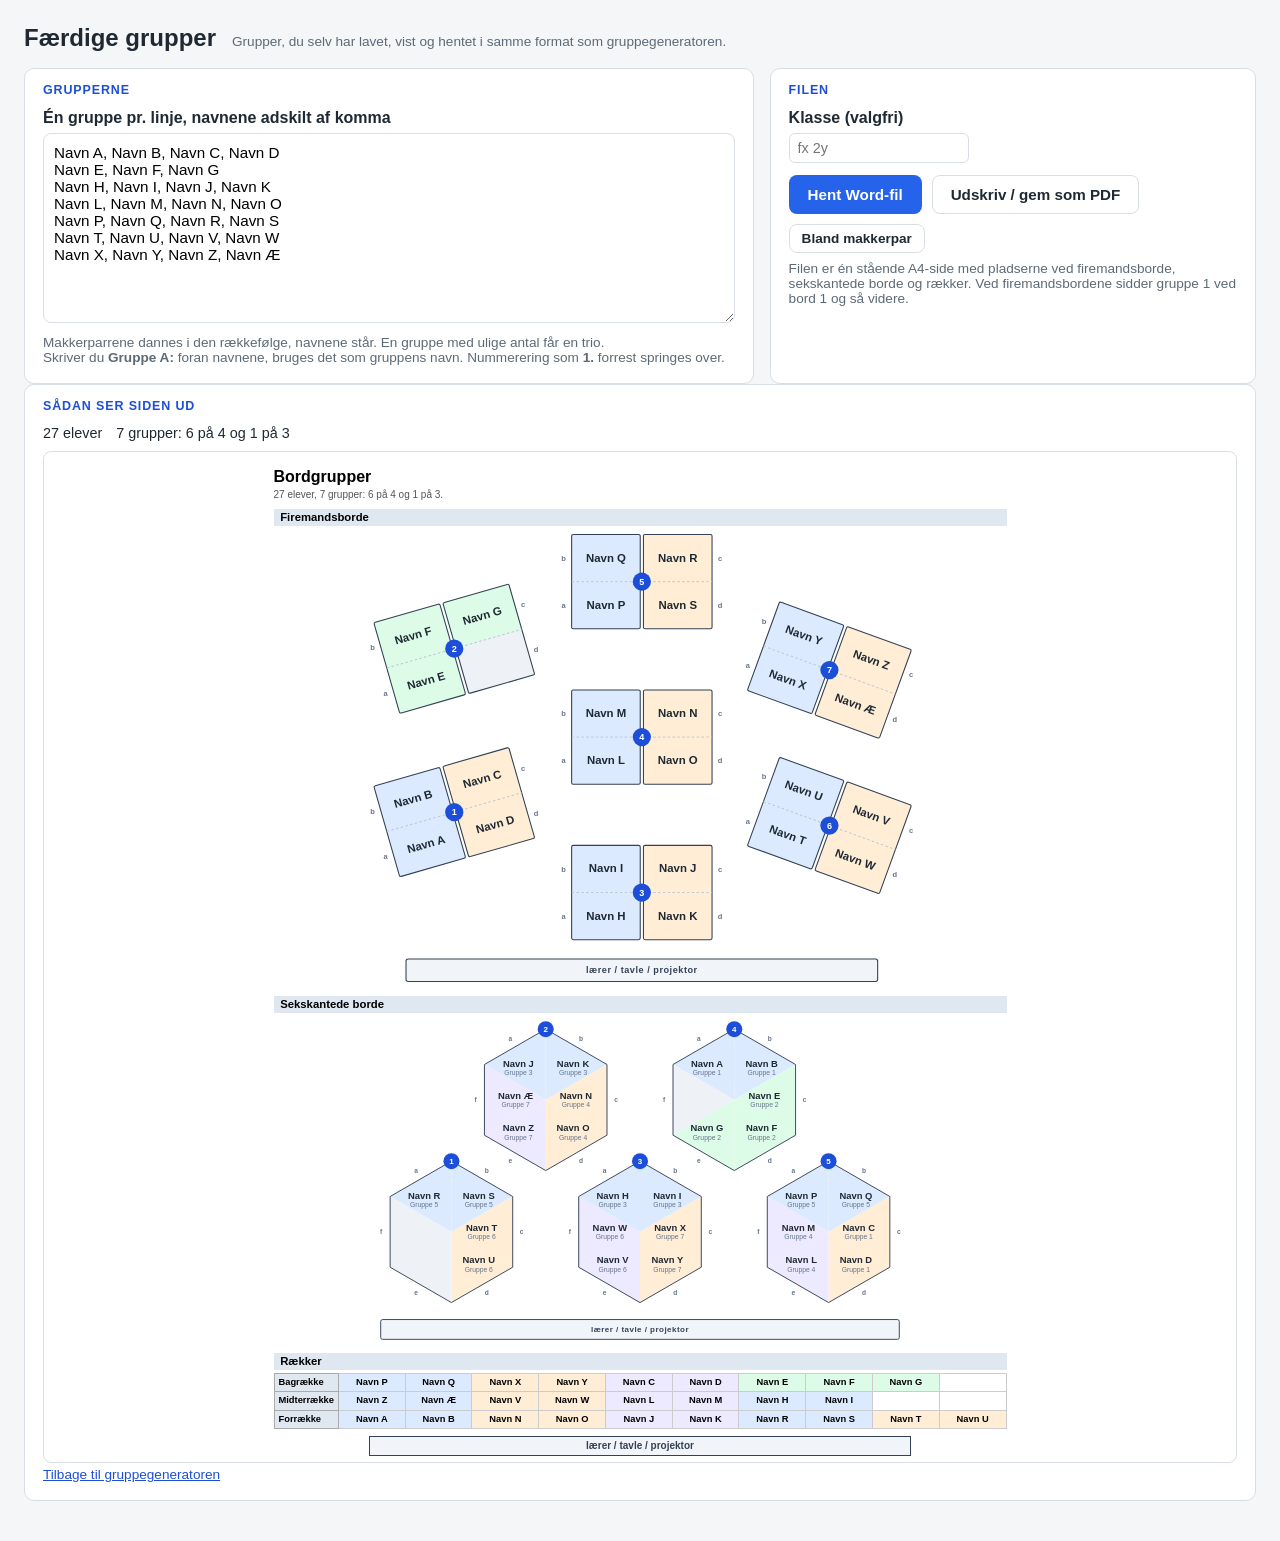
<file: vaerktoejer/bordgrupper/faerdige.html>
<!DOCTYPE html>
<html lang="da">
<head>
<meta charset="UTF-8">
<meta name="viewport" content="width=device-width, initial-scale=1">
<title>Færdige grupper</title>
<style>
  :root{
    --bg:#f4f6f8;
    --panel:#ffffff;
    --border:#d8dee4;
    --ink:#1f2933;
    --muted:#5c6a76;
    --accent:#2563eb;
    --accent-dark:#1d4ed8;
    --warn:#b45309;
  }
  *{box-sizing:border-box;}
  [hidden]{display:none !important;}
  body{
    margin:0;
    font-family:"Segoe UI", Calibri, Arial, sans-serif;
    background:var(--bg);
    color:var(--ink);
    padding:24px;
  }
  .top{display:flex; align-items:baseline; gap:10px 16px; flex-wrap:wrap; margin-bottom:16px;}
  h1{font-size:1.5rem; margin:0;}
  .muted{color:var(--muted); font-size:.85rem;}
  .hint{margin:8px 0 0;}
  a{color:var(--accent-dark);}

  .gruppe{
    background:var(--panel);
    border:1px solid var(--border);
    border-radius:10px;
    padding:14px 18px 18px;
    margin-bottom:16px;
  }
  .gruppe-hoved{font-size:.78rem; font-weight:700; letter-spacing:.07em; text-transform:uppercase; color:var(--accent-dark); margin:0 0 12px;}
  .kolonner{display:grid; grid-template-columns:minmax(0,1fr); gap:16px;}
  @media (min-width:1100px){
    .kolonner{grid-template-columns:minmax(0,1.5fr) minmax(0,1fr);}
  }
  .kolonner > .gruppe{margin-bottom:0;}

  label.field{display:block; font-weight:600; margin:0 0 6px;}
  label.field + label.field, input + label.field{margin-top:12px;}
  input[type=text], select{
    font-family:inherit;
    font-size:.9rem;
    padding:6px 8px;
    border:1px solid var(--border);
    border-radius:6px;
    background:#fff;
    color:var(--ink);
    width:180px;
  }
  textarea{
    width:100%;
    min-height:190px;
    font-family:inherit;
    font-size:.95rem;
    padding:10px;
    border:1px solid var(--border);
    border-radius:8px;
    resize:vertical;
  }
  select{width:auto; min-width:180px;}
  .row{display:flex; gap:10px; align-items:center; margin-top:12px; flex-wrap:wrap;}
  button{
    font-family:inherit;
    font-size:.95rem;
    font-weight:600;
    padding:10px 18px;
    border-radius:8px;
    border:1px solid transparent;
    cursor:pointer;
  }
  .btn-primary{background:var(--accent); color:#fff;}
  .btn-primary:hover{background:var(--accent-dark);}
  .btn-secondary{background:#fff; color:var(--ink); border-color:var(--border);}
  .btn-secondary:hover{background:#eef1f4;}
  .btn-small{padding:6px 12px; font-size:.85rem;}
  .error{color:#b91c1c; font-weight:600; font-size:.9rem;}
  .warn{color:var(--warn); font-weight:600; font-size:.9rem;}
  .gruppe > .error, .gruppe > .warn{margin-top:10px;}

  .oversigt{display:flex; gap:6px 14px; flex-wrap:wrap; font-size:.9rem; margin-bottom:10px;}
  .oversigt b{font-weight:700;}
  /* Visningen er selve filen, vist i en ramme, så den ikke blandes med sidens egne typografier. */
  #visning{width:100%; border:1px solid var(--border); border-radius:8px; background:#fff; min-height:200px;}
  .retur{margin:0; font-size:.85rem;}
</style>
</head>
<body>

<div class="top">
  <h1>Færdige grupper</h1>
  <span class="muted">Grupper, du selv har lavet, vist og hentet i samme format som gruppegeneratoren.</span>
</div>

<div class="kolonner">
  <section class="gruppe">
    <p class="gruppe-hoved">Grupperne</p>
    <label class="field" for="grupper">Én gruppe pr. linje, navnene adskilt af komma</label>
    <textarea id="grupper" spellcheck="false">Navn A, Navn B, Navn C, Navn D
Navn E, Navn F, Navn G
Navn H, Navn I, Navn J, Navn K
Navn L, Navn M, Navn N, Navn O
Navn P, Navn Q, Navn R, Navn S
Navn T, Navn U, Navn V, Navn W
Navn X, Navn Y, Navn Z, Navn Æ</textarea>
    <p class="muted hint">Makkerparrene dannes i den rækkefølge, navnene står. En gruppe med ulige antal får en trio.<br>
      Skriver du <b>Gruppe A:</b> foran navnene, bruges det som gruppens navn. Nummerering som <b>1.</b> forrest springes over.</p>
    <div class="error" id="fejl" hidden></div>
    <div class="warn" id="advarsel" hidden></div>
  </section>

  <section class="gruppe">
    <p class="gruppe-hoved">Filen</p>
    <label class="field" for="klasse">Klasse (valgfri)</label>
    <input type="text" id="klasse" placeholder="fx 2y">
    <div class="row">
      <button class="btn-primary" id="wordBtn" type="button">Hent Word-fil</button>
      <button class="btn-secondary" id="pdfBtn" type="button">Udskriv / gem som PDF</button>
      <button class="btn-secondary btn-small" id="blandBtn" type="button">Bland makkerpar</button>
    </div>
    <p class="muted hint">Filen er én stående A4-side med pladserne ved firemandsborde, sekskantede borde og rækker. Ved firemandsbordene sidder gruppe 1 ved bord 1 og så videre.</p>
    <div class="error" id="eksportFejl" hidden></div>
  </section>
</div>

<section class="gruppe">
  <p class="gruppe-hoved">Sådan ser siden ud</p>
  <div class="oversigt" id="oversigt"></div>
  <iframe id="visning" title="Siden som den bliver i filen"></iframe>
  <p class="retur"><a href="index.html">Tilbage til gruppegeneratoren</a></p>
</section>

<script src="visning.js?v=2026-10-23c"></script>
<script>
(function(){
  var BG = window.Bordgrupper;

  function byId(id){ return document.getElementById(id); }

  function visBesked(id, tekst){
    var node = byId(id);
    node.textContent = tekst || '';
    node.hidden = !tekst;
  }

  // ---------- Linjerne ind: "Gruppe A: Anna, Bertram, ..." ----------
  // En nummereret eller punktopstillet liste ("1. Anna, ...", "- Anna, ...") er lige så
  // almindelig som en ren navneliste, så nummeret foran det første navn fjernes.
  function ryd(linje){
    return linje.replace(/^[\s\-–—•*]+/, '').replace(/^\d+\s*[.):\]]\s*/, '');
  }

  function laesLinjer(tekst){
    return tekst.split('\n').map(ryd).map(function(linje){
      var navnedel = linje, etiket = null;
      var kolon = linje.indexOf(':');
      if(kolon > -1){
        etiket = linje.slice(0, kolon).trim();
        navnedel = linje.slice(kolon + 1);
      }
      var navne = navnedel.split(/[,;\t]/)
        .map(function(s){ return s.trim(); })
        .filter(function(s){ return s.length > 0; })
        .map(BG.capName);
      return { etiket:etiket, navne:navne };
    }).filter(function(g){ return g.navne.length > 0; });
  }

  // ---------- Grupperne om til par og trioer ----------
  // Samme model som gruppegeneratoren: en gruppe består af makkerpar og højst én trio, og det
  // er parrene og trioerne, der fordeles på borde og rækker. Ulige gruppestørrelse giver en trio.
  function byggeGrupper(linjer, bland){
    var pairsGroups = [], triplesGroups = [];
    var bundles = linjer.map(function(linje, i){
      var rest = bland ? BG.shuffle(linje.navne) : linje.navne.slice();
      var b = { pairs:[], trio:null };
      if(rest.length % 2 === 1 && rest.length >= 3){
        b.trio = rest.splice(0, 3);
        triplesGroups.push(b.trio);
      }
      while(rest.length > 0){
        var par = rest.splice(0, 2);
        b.pairs.push(par);
        pairsGroups.push(par);
      }
      b.label = linje.etiket || ('Gruppe ' + (i + 1));
      b.members = BG.bundleMembers(b);
      return b;
    });
    var groups = {
      n: bundles.reduce(function(sum, b){ return sum + b.members.length; }, 0),
      pairsGroups: pairsGroups,
      triplesGroups: triplesGroups,
      bundles: bundles
    };
    groups.labels = BG.unitLabels(pairsGroups, triplesGroups, bundles);
    return groups;
  }

  function byggeOpstilling(groups){
    return {
      hex: BG.packBalanced(groups, BG.MAX_HEX_TABLES, BG.HEX_CAPACITY),
      row: BG.packBalanced(groups, BG.MAX_ROWS, BG.ROW_CAPACITY)
    };
  }

  // ---------- Titel og filnavn ----------
  function klasse(){ return byId('klasse').value.trim(); }

  function overskrift(){
    var navn = klasse();
    return navn ? ('Bordgrupper til ' + navn) : 'Bordgrupper';
  }

  function filnavn(){
    var navn = klasse().replace(/[\\\/:*?"<>|]/g, '').replace(/\s+/g, '_');
    return (navn ? navn + '_' : '') + 'Bordgrupper';
  }

  // ---------- Siden ----------
  var side = null;

  function gentagneNavne(groups){
    var set = {}, gengangere = [];
    groups.bundles.forEach(function(b){
      b.members.forEach(function(nm){
        if(set[nm] && gengangere.indexOf(nm) === -1) gengangere.push(nm);
        set[nm] = true;
      });
    });
    return gengangere;
  }

  function opdater(bland){
    var linjer = laesLinjer(byId('grupper').value);
    visBesked('eksportFejl', null);
    if(!linjer.length){
      side = null;
      aktuel = null;
      byId('visning').removeAttribute('srcdoc');
      byId('oversigt').textContent = '';
      visBesked('fejl', 'Indsæt mindst én gruppe: navnene på en linje, adskilt af komma.');
      visBesked('advarsel', null);
      return;
    }
    visBesked('fejl', null);

    var groups = byggeGrupper(linjer, bland);
    aktuel = { groups:groups, layouts:byggeOpstilling(groups) };
    tegn();
  }

  // Siden og forhåndsvisningen med alle tre lokaler. En ny overskrift trækker ikke bordene om.
  var aktuel = null;
  function tegn(){
    if(!aktuel) return;
    var groups = aktuel.groups, layouts = aktuel.layouts;
    side = BG.roundBodyHtml(groups, layouts, { title: overskrift() });

    var advarsler = [];
    var gengangere = gentagneNavne(groups);
    if(gengangere.length) advarsler.push(BG.joinDa(gengangere) + ' står i mere end én gruppe.');
    var enkelte = groups.bundles.filter(function(b){ return b.members.length === 1; }).length;
    if(enkelte) advarsler.push(enkelte === 1 ? 'En gruppe har kun ét navn.' : enkelte + ' grupper har kun ét navn.');
    BG.ROOM_KEYS.forEach(function(room){
      var note = BG.seatingNote(room, groups, layouts);
      if(note) advarsler.push(BG.ROOMS[room].navn + ': ' + note);
    });
    visBesked('advarsel', advarsler.length ? advarsler.join(' ') : null);

    var oversigt = byId('oversigt');
    oversigt.innerHTML = '';
    [groups.n + ' elever', BG.describeSizes(BG.bundleSizes(groups))].forEach(function(tekst){
      var s = document.createElement('span');
      s.textContent = tekst;
      oversigt.appendChild(s);
    });

    var ramme = byId('visning');
    ramme.srcdoc = BG.documentHtml([side], overskrift(), false);
  }

  // Rammen får højden fra sit eget indhold, så hele siden kan ses uden at rulle i den.
  byId('visning').addEventListener('load', function(){
    var doc = this.contentDocument;
    if(doc && doc.body) this.style.height = (doc.body.scrollHeight + 24) + 'px';
  });

  var timer = null;
  byId('grupper').addEventListener('input', function(){
    clearTimeout(timer);
    timer = setTimeout(function(){ opdater(false); }, 300);
  });
  var titelTimer = null;
  byId('klasse').addEventListener('input', function(){
    clearTimeout(titelTimer);
    titelTimer = setTimeout(tegn, 300);
  });
  byId('blandBtn').addEventListener('click', function(){ opdater(true); });

  var henter = false;
  byId('wordBtn').addEventListener('click', function(){
    if(!side || henter) return;
    henter = true;
    var knap = this;
    knap.disabled = true;
    visBesked('eksportFejl', null);
    BG.downloadWord([side], filnavn()).catch(function(err){
      visBesked('eksportFejl', 'Word-filen kunne ikke laves: ' + (err && err.message ? err.message : err));
    }).then(function(){
      henter = false;
      knap.disabled = false;
    });
  });

  byId('pdfBtn').addEventListener('click', function(){
    if(!side) return;
    var aabnet = BG.printPages([side], filnavn());
    visBesked('eksportFejl', aabnet ? null : 'Pop-up blev blokeret. Tillad pop-ups for denne side for at udskrive.');
  });

  opdater(false);
})();
</script>

</body>
</html>
</file>
<file: assets/style.css>
/* MG Intern – fælles styling.
   Udseendet følger middelfart-gym.dk: Montserrat, mørkeblå/orange/rød, store versal-overskrifter
   med en orange streg over. Farver samlet her som CSS-variabler. */

/* Montserrat (SIL Open Font License, se assets/fonts/OFL-Montserrat.txt) – ligger lokalt, ingen eksterne fonte. */
@font-face {
  font-family: "Montserrat"; font-style: normal; font-weight: 400 800; font-display: swap;
  src: url("fonts/montserrat.woff2") format("woff2");
}
@font-face {
  font-family: "Montserrat"; font-style: italic; font-weight: 400 800; font-display: swap;
  src: url("fonts/montserrat-italic.woff2") format("woff2");
}

:root {
  --primaer: #343f56;      /* MG mørkeblå */
  --primaer-2: #4a5873;
  --primaer-moerk: #2b3447;
  --accent: #fb9300;       /* MG orange */
  --accent-lys: #fff8ea;   /* MG creme */
  --roed: #db3b3e;         /* MG rød (lidt mørkere end #f54748 af hensyn til kontrast) */
  --roed-hover: #c22f32;
  --bg: #ffffff;
  --flade: #ffffff;
  --tekst: #343f56;
  --daempet: #5f6778;
  --kant: #e2e2e2;
  --radius: 3px;
  --skygge: 0 2px 18px rgba(0, 0, 0, .08);
  --font: "Montserrat", Helvetica, Arial, Lucida, sans-serif;
}

* { box-sizing: border-box; }
html { scroll-behavior: smooth; }
body {
  margin: 0;
  font-family: var(--font);
  font-size: 16px;
  font-weight: 500;
  line-height: 1.75;
  color: var(--tekst);
  background: var(--bg);
}
img { max-width: 100%; }
a { color: var(--primaer); text-decoration-color: var(--accent); text-decoration-thickness: 2px; text-underline-offset: 3px; }
a:hover { color: var(--roed); }
h1, h2, h3 { line-height: 1.2; color: var(--primaer); font-weight: 700; }
h1 { font-size: clamp(2rem, 4.5vw, 3rem); margin: 0 0 .75rem; text-transform: uppercase; letter-spacing: .01em; }
h2 { font-size: clamp(1.4rem, 2.6vw, 1.75rem); margin: 3rem 0 1.2rem; text-transform: uppercase; }
h2::before {
  content: ""; display: block; width: 100px; height: 5px; background: var(--accent); margin-bottom: 1.1rem;
}
h3 { font-size: 1.1rem; margin: 0 0 .4rem; }
:target { scroll-margin-top: 100px; }
:focus-visible { outline: 3px solid var(--accent); outline-offset: 2px; }

.wrap { max-width: 1180px; margin: 0 auto; padding: 0 24px; }

/* Topbar + header */
.topbar { background: var(--primaer); color: #fff; font-size: .8rem; font-weight: 600; }
.topbar .wrap { display: flex; justify-content: flex-end; flex-wrap: wrap; gap: .3rem 1.4rem; padding-top: 7px; padding-bottom: 7px; }
.topbar a { color: #fff; text-decoration: none; display: inline-flex; align-items: center; gap: .35rem; }
.topbar a:hover { color: var(--accent); }
.topbar svg { width: 13px; height: 13px; fill: currentColor; }

.site-header {
  background: var(--flade);
  box-shadow: 0 1px 0 rgba(0,0,0,.1);
  position: sticky; top: 0; z-index: 10;
}
.header-inner { display: flex; align-items: center; justify-content: space-between; gap: 1rem; min-height: 84px; }
.brand { display: flex; align-items: center; gap: .9rem; text-decoration: none; color: var(--primaer); }
.brand img { display: block; height: 62px; width: auto; }
.brand-tag {
  font-size: .68rem; font-weight: 700; letter-spacing: .14em; text-transform: uppercase;
  color: var(--primaer); background: var(--accent); padding: .15rem .5rem; border-radius: 2px; line-height: 1.4;
}

nav ul { list-style: none; display: flex; gap: .2rem; margin: 0; padding: 0; }
nav a {
  display: block; padding: .5rem .7rem;
  text-decoration: none; color: var(--primaer); font-weight: 700; font-size: .88rem;
  text-transform: uppercase; letter-spacing: .01em;
  border-bottom: 3px solid transparent;
}
nav a:hover { color: var(--accent); }
nav a[aria-current="page"] { border-bottom-color: var(--accent); }
.menu-toggle { display: none; }

@media (max-width: 1080px) {
  .menu-toggle {
    display: grid; place-items: center; width: 44px; height: 44px;
    background: transparent; color: var(--primaer); border: 0; padding: 0; cursor: pointer;
  }
  .menu-toggle svg { width: 30px; height: 30px; fill: currentColor; }
  nav {
    display: none; position: absolute; left: 0; right: 0; top: 100%; background: var(--flade);
    border-top: 3px solid var(--accent); box-shadow: 0 6px 18px rgba(0,0,0,.12);
  }
  nav.open { display: block; }
  nav ul { flex-direction: column; padding: .6rem 24px 1rem; gap: 0; }
  nav li + li { border-top: 1px solid var(--kant); }
  nav a { padding: .75rem 0; border-bottom: 0; }
  nav a[aria-current="page"] { color: var(--accent); }
  .site-header .wrap { position: relative; }
}
@media (max-width: 480px) {
  .brand img { height: 52px; }
  .topbar .wrap { justify-content: center; }
  .topbar .kun-bred { display: none; }
}

/* Hero – ingen fotos af personer, derfor MG-blå flade */
.hero {
  background:
    linear-gradient(rgba(43,52,71,.0), rgba(43,52,71,.35)),
    var(--primaer);
  color: #fff;
  padding: 96px 0 104px;
  text-align: center;
}
.hero h1 { color: #fff; font-weight: 800; }
.hero p { font-size: 1.1rem; font-weight: 600; max-width: 720px; color: #fff; margin: 0 auto 2rem; }
.hero .soeg-boks { margin: 0 auto; }
.hero.lille { padding: 56px 0 60px; text-align: left; }
.hero.lille p { margin: 0; }
.hero.lille h1::before { content: ""; display: block; width: 100px; height: 5px; background: var(--accent); margin-bottom: 1.2rem; }
.kicker { text-transform: uppercase; letter-spacing: .14em; font-size: .78rem; font-weight: 700; color: var(--accent); margin-bottom: .6rem; }

/* Orange bånd som "Se vores magasin…" på middelfart-gym.dk */
.baand { display: block; background: var(--accent); color: var(--primaer); text-align: center; text-decoration: none; padding: 16px 0; }
.baand strong { font-size: clamp(1.15rem, 2.6vw, 1.9rem); font-weight: 700; line-height: 1.3; }
.baand:hover { background: #ffa21f; color: var(--primaer); }

.soeg-boks { position: relative; max-width: 600px; text-align: left; }
.soeg-boks input {
  width: 100%; padding: 1rem 1.2rem; border-radius: var(--radius); border: 0;
  font: inherit; color: var(--tekst); box-shadow: 0 8px 30px rgba(0,0,0,.25);
}
.soeg-boks input:focus { outline: 3px solid var(--accent); }
.soeg-boks ul {
  position: absolute; left: 0; right: 0; top: calc(100% + 6px); z-index: 5;
  list-style: none; margin: 0; padding: .4rem; background: var(--flade);
  border-radius: var(--radius); box-shadow: var(--skygge); border-top: 3px solid var(--accent);
}
.soeg-boks li a, .soeg-boks li.tom { display: block; padding: .55rem .8rem; color: var(--tekst); text-decoration: none; font-weight: 600; }
.soeg-boks li a:hover { background: var(--accent-lys); color: var(--primaer); }
.soeg-boks li.tom { color: var(--daempet); }

main { padding-bottom: 80px; }

/* Kort */
.grid { display: grid; gap: 28px; grid-template-columns: repeat(auto-fill, minmax(250px, 1fr)); }
.grid.to { grid-template-columns: repeat(auto-fill, minmax(380px, 1fr)); }
@media (max-width: 480px) { .grid.to { grid-template-columns: 1fr; } }
.kort {
  background: var(--flade); border: 0; border-radius: var(--radius);
  padding: 28px; box-shadow: var(--skygge); display: flex; flex-direction: column;
  border-top: 5px solid var(--accent);
}
.kort h3 { text-transform: uppercase; font-size: 1.02rem; }
.kort p { margin: 0 0 .8rem; color: var(--daempet); font-size: .95rem; }
.kort p:last-child { margin-bottom: 0; }
a.kort { text-decoration: none; color: inherit; transition: transform .15s, box-shadow .15s, background .15s; }
a.kort:hover { transform: translateY(-3px); box-shadow: 0 8px 28px rgba(0,0,0,.14); }
.kort .ikon {
  width: 52px; height: 52px; border-radius: 50%; display: grid; place-items: center;
  background: var(--accent-lys); font-size: 1.45rem; margin-bottom: 1rem;
}
.kort .mere {
  margin-top: auto; font-weight: 700; font-size: .78rem; text-transform: uppercase; letter-spacing: .04em;
  color: var(--roed);
}
a.kort:hover .mere { color: var(--roed-hover); }
.genveje { margin-top: 56px; }

.tag {
  display: inline-block; font-size: .72rem; font-weight: 700; letter-spacing: .05em; text-transform: uppercase;
  padding: .15rem .55rem; border-radius: 2px; background: #eef0f4; color: var(--primaer);
  margin: 0 .3rem .5rem 0;
}
.tag.stx { background: var(--primaer); color: #fff; }
.tag.hf { background: #e3e7ef; color: var(--primaer); }
.tag.alle { background: var(--accent-lys); color: #8a4f00; }

/* Indhold */
.sektion { background: var(--flade); border-radius: var(--radius); padding: 36px; margin-top: 32px; box-shadow: var(--skygge); }
.sektion h2 { margin-top: 0; }
.sektion > :last-child { margin-bottom: 0; }
.to-kol { display: grid; grid-template-columns: 2fr 1fr; gap: 36px; }
@media (max-width: 800px) { .to-kol { grid-template-columns: 1fr; } .sektion { padding: 24px; } }
.faktaboks { background: var(--accent-lys); border-left: 5px solid var(--accent); border-radius: var(--radius); padding: 20px 22px; font-size: .93rem; }
.faktaboks h3 { margin-bottom: .6rem; text-transform: uppercase; font-size: .95rem; }
.faktaboks dl { margin: 0; display: grid; grid-template-columns: auto 1fr; gap: .3rem 1rem; }
.faktaboks dt { font-weight: 700; }
.faktaboks dd { margin: 0; }
ol.trin { counter-reset: trin; list-style: none; padding: 0; }
ol.trin li { counter-increment: trin; position: relative; padding-left: 2.8rem; margin-bottom: .9rem; }
ol.trin li::before {
  content: counter(trin); position: absolute; left: 0; top: 0;
  width: 1.9rem; height: 1.9rem; border-radius: 50%; display: grid; place-items: center;
  background: var(--accent); color: var(--primaer); font-size: .85rem; font-weight: 800;
}

.side-nav { display: flex; flex-wrap: wrap; gap: .5rem; margin: 32px 0 0; padding: 0; list-style: none; }
.side-nav a {
  display: block; padding: .45rem 1rem; border-radius: var(--radius); background: var(--flade);
  border: 2px solid var(--primaer); text-decoration: none; font-size: .8rem; font-weight: 700;
  text-transform: uppercase; letter-spacing: .03em; color: var(--primaer);
}
.side-nav a:hover { background: var(--primaer); color: #fff; }

.knap {
  display: inline-block; background: var(--roed); color: #fff; font-weight: 700;
  font-size: .82rem; text-transform: uppercase; letter-spacing: .04em;
  padding: .8rem 1.4rem; border-radius: var(--radius); text-decoration: none;
}
.knap:hover { background: var(--roed-hover); color: #fff; }
.knap.sekundaer { background: var(--primaer); color: #fff; }
.knap.sekundaer:hover { background: var(--primaer-moerk); color: #fff; }

.udkast {
  border-left: 5px solid var(--accent); background: var(--accent-lys);
  padding: .9rem 1.1rem; border-radius: 0 var(--radius) var(--radius) 0; font-size: .9rem; margin-top: 28px;
}

.sektion.blaa { background: var(--primaer); color: #fff; box-shadow: none; margin-top: 56px; padding: 48px; }
.sektion.blaa h2 { color: #fff; }
.sektion.blaa a { color: #fff; }
@media (max-width: 800px) { .sektion.blaa { padding: 28px 24px; } }

/* Tidslinje / kommende */
.liste { list-style: none; margin: 0; padding: 0; }
.liste li { display: flex; gap: 1rem; align-items: flex-start; padding: .85rem 0; border-bottom: 1px solid var(--kant); }
.liste li:last-child { border-bottom: 0; }
.dato {
  flex: 0 0 58px; text-align: center; border-radius: var(--radius); background: var(--primaer); color: #fff;
  padding: .4rem 0; line-height: 1.1; font-weight: 800;
}
.dato small { display: block; font-size: .68rem; text-transform: uppercase; letter-spacing: .08em; color: var(--accent); }
.liste strong { display: block; }
.liste span { color: var(--daempet); font-size: .9rem; }

/* Kalender */
.kalender-ramme { border-radius: var(--radius); overflow: hidden; border: 1px solid var(--kant); background: var(--flade); box-shadow: var(--skygge); }
.kalender-ramme iframe { display: block; width: 100%; height: 75vh; min-height: 560px; border: 0; }
.kalender-bar { display: flex; flex-wrap: wrap; justify-content: space-between; align-items: center; gap: 1rem; margin: 24px 0 16px; }

/* Footer – som middelfart-gym.dk: CTA-linje, logo + kolonner, bundlinje */
.site-footer { background: var(--primaer); color: #fff; font-size: .88rem; font-weight: 500; }
.site-footer a { color: #fff; text-decoration: none; }
.site-footer a:hover { color: var(--accent); }
.footer-cta { display: flex; flex-wrap: wrap; align-items: center; justify-content: space-between; gap: 1rem 2rem; padding: 26px 0; border-bottom: 1px solid rgba(255,255,255,.25); }
.footer-cta p { margin: 0; font-size: clamp(1.1rem, 2.2vw, 1.55rem); text-transform: uppercase; font-weight: 400; line-height: 1.3; }
.footer-cta p strong { font-weight: 700; }
.footer-cta .knap:hover { color: #fff; }
.footer-grid { display: grid; grid-template-columns: 2fr 1fr 1fr 1fr; gap: 32px; padding: 48px 0 40px; }
.footer-grid img { height: 62px; width: auto; display: block; margin-bottom: 1.2rem; }
.footer-grid h3 { color: #fff; font-size: .95rem; text-transform: uppercase; margin: .4rem 0 1rem; }
.footer-grid p { margin: 0 0 .8rem; max-width: 34ch; }
.footer-grid ul { margin: 0; padding-left: 1.1rem; }
.footer-grid li { margin-bottom: .35rem; }
.footer-bund { border-top: 1px solid rgba(255,255,255,.25); padding: 18px 0 26px; font-size: .74rem; color: #d5d9e1; }
@media (max-width: 900px) { .footer-grid { grid-template-columns: 1fr 1fr; } .footer-grid > :first-child { grid-column: 1 / -1; } }
@media (max-width: 520px) { .footer-grid { grid-template-columns: 1fr; } }

/* Kalender */
.kal-panel {
  background: var(--flade); border: 1px solid var(--kant); border-radius: var(--radius);
  padding: 18px 22px; margin-top: 24px; box-shadow: var(--skygge);

}
.kal-raekke { display: flex; flex-wrap: wrap; align-items: center; gap: .5rem 1rem; margin-bottom: .7rem; }
.kal-label { font-size: .75rem; font-weight: 700; text-transform: uppercase; letter-spacing: .1em; color: var(--daempet); width: 3rem; }
.kal-knapper { display: flex; flex-wrap: wrap; gap: .35rem; }
.kal-knapper button {
  font: inherit; font-size: .88rem; padding: .35rem .8rem; border-radius: var(--radius); cursor: pointer;
  border: 1px solid var(--kant); background: var(--flade); color: var(--tekst);
}
.kal-knapper button:hover { border-color: var(--primaer-2); }
.kal-knapper button[aria-pressed="true"] { background: var(--primaer); border-color: var(--primaer); color: #fff; font-weight: 600; }
.kal-visning { margin-left: auto; }
.kal-typer button { font-size: .8rem; }
.kal-typer button[aria-pressed="true"] { background: var(--f); border-color: var(--k); color: var(--tekst); }
.kal-typer button[aria-pressed="false"] { opacity: .55; text-decoration: line-through; }
.kal-bund { justify-content: space-between; margin-bottom: 0; }
.kal-check { font-size: .9rem; display: flex; gap: .4rem; align-items: center; cursor: pointer; }
.kal-handlinger .knap { border: 0; cursor: pointer; font: inherit; font-weight: 700; font-size: .85rem; padding: .5rem .9rem; }
.kal-status { margin: .8rem 0 0; padding-top: .7rem; border-top: 1px solid var(--kant); font-size: .92rem; color: var(--daempet); }
.kal-status strong { color: var(--tekst); }
@media (max-width: 700px) {
  .kal-panel { padding: 14px; }
  .kal-label { width: 100%; }
  .kal-visning { margin-left: 0; }
}

.kal-forbi-knap, .kal-maanedbar button {
  font: inherit; font-size: .9rem; cursor: pointer; border-radius: var(--radius);
  border: 1px dashed var(--kant); background: transparent; color: var(--primaer-2); padding: .45rem 1rem; margin-top: 20px;
}
.kal-maaned h2 { margin: 2rem 0 .6rem; font-size: 1.2rem; }
.kal-maaned h2::before, .kal-maanedbar h2::before { display: none; }
.kal-noter { margin: -.2rem 0 .6rem; color: var(--daempet); font-size: .9rem; font-style: italic; }
.kal-liste { list-style: none; margin: 0; padding: 0; background: var(--flade); border: 1px solid var(--kant); border-radius: var(--radius); overflow: hidden; box-shadow: var(--skygge); }
.kal-liste li {
  display: grid; grid-template-columns: 54px 1fr auto; gap: 1rem; align-items: center;
  padding: .7rem 1rem .7rem .8rem; border-bottom: 1px solid var(--kant); border-left: 5px solid var(--k);
}
.kal-liste li:last-child { border-bottom: 0; }
.kal-liste li.forbi { opacity: .5; }
.kal-liste li.nu { background: var(--accent-lys); }
.kal-dag { text-align: center; line-height: 1.05; }
.kal-dag strong { display: block; font-size: 1.35rem; color: var(--primaer); }
.kal-dag small { text-transform: uppercase; font-size: .7rem; letter-spacing: .08em; color: var(--daempet); }
.kal-tekst strong { display: block; }
.kal-tekst span { font-size: .88rem; color: var(--daempet); }
.kal-type { font-size: .72rem; font-weight: 600; padding: .2rem .6rem; border-radius: var(--radius); background: var(--f); color: var(--tekst); white-space: nowrap; }
@media (max-width: 600px) { .kal-type { display: none; } .kal-liste li { grid-template-columns: 44px 1fr; } }
.kal-tom { color: var(--daempet); margin-top: 2rem; }

.kal-maanedbar { display: flex; align-items: center; gap: .6rem; margin: 1.5rem 0 .8rem; }
.kal-maanedbar h2 { margin: 0; min-width: 12rem; text-align: center; font-size: 1.2rem; }
.kal-maanedbar button { margin: 0; border-style: solid; padding: .35rem .85rem; }
.kal-idag-knap { margin-left: auto !important; }
.kal-gitter { background: var(--flade); border: 1px solid var(--kant); border-radius: var(--radius); overflow: hidden; box-shadow: var(--skygge); }
.kal-ugedage, .kal-uge { display: grid; grid-template-columns: repeat(5, 1fr) .55fr .55fr; }
.kal-ugedage div { padding: .5rem; font-size: .75rem; font-weight: 700; text-transform: uppercase; letter-spacing: .08em; color: var(--daempet); border-bottom: 1px solid var(--kant); }
.kal-celle { min-height: 110px; padding: .35rem; border-right: 1px solid var(--kant); border-bottom: 1px solid var(--kant); overflow: hidden; }
.kal-uge:last-child .kal-celle { border-bottom: 0; }
.kal-celle:nth-child(7) { border-right: 0; }
.kal-celle.weekend { background: #fafbfa; }
.kal-celle.anden { background: #f5f5f5; }
.kal-celle.anden .kal-nr { opacity: .35; }
.kal-nr { display: inline-block; font-size: .8rem; font-weight: 700; color: var(--daempet); margin-bottom: .2rem; padding: 0 .3rem; border-radius: 6px; }
.kal-celle.idag .kal-nr { background: var(--accent); color: #241a00; }
.kal-chip {
  font-size: .74rem; line-height: 1.25; padding: .2rem .4rem; margin-bottom: .2rem; border-radius: 6px;
  background: var(--f); border-left: 3px solid var(--k);
}
.kal-chip em { font-style: normal; opacity: .7; font-size: .68rem; }
@media (max-width: 700px) {
  .kal-gitter { overflow-x: auto; }
  .kal-ugedage, .kal-uge { min-width: 640px; }
}
</file>
